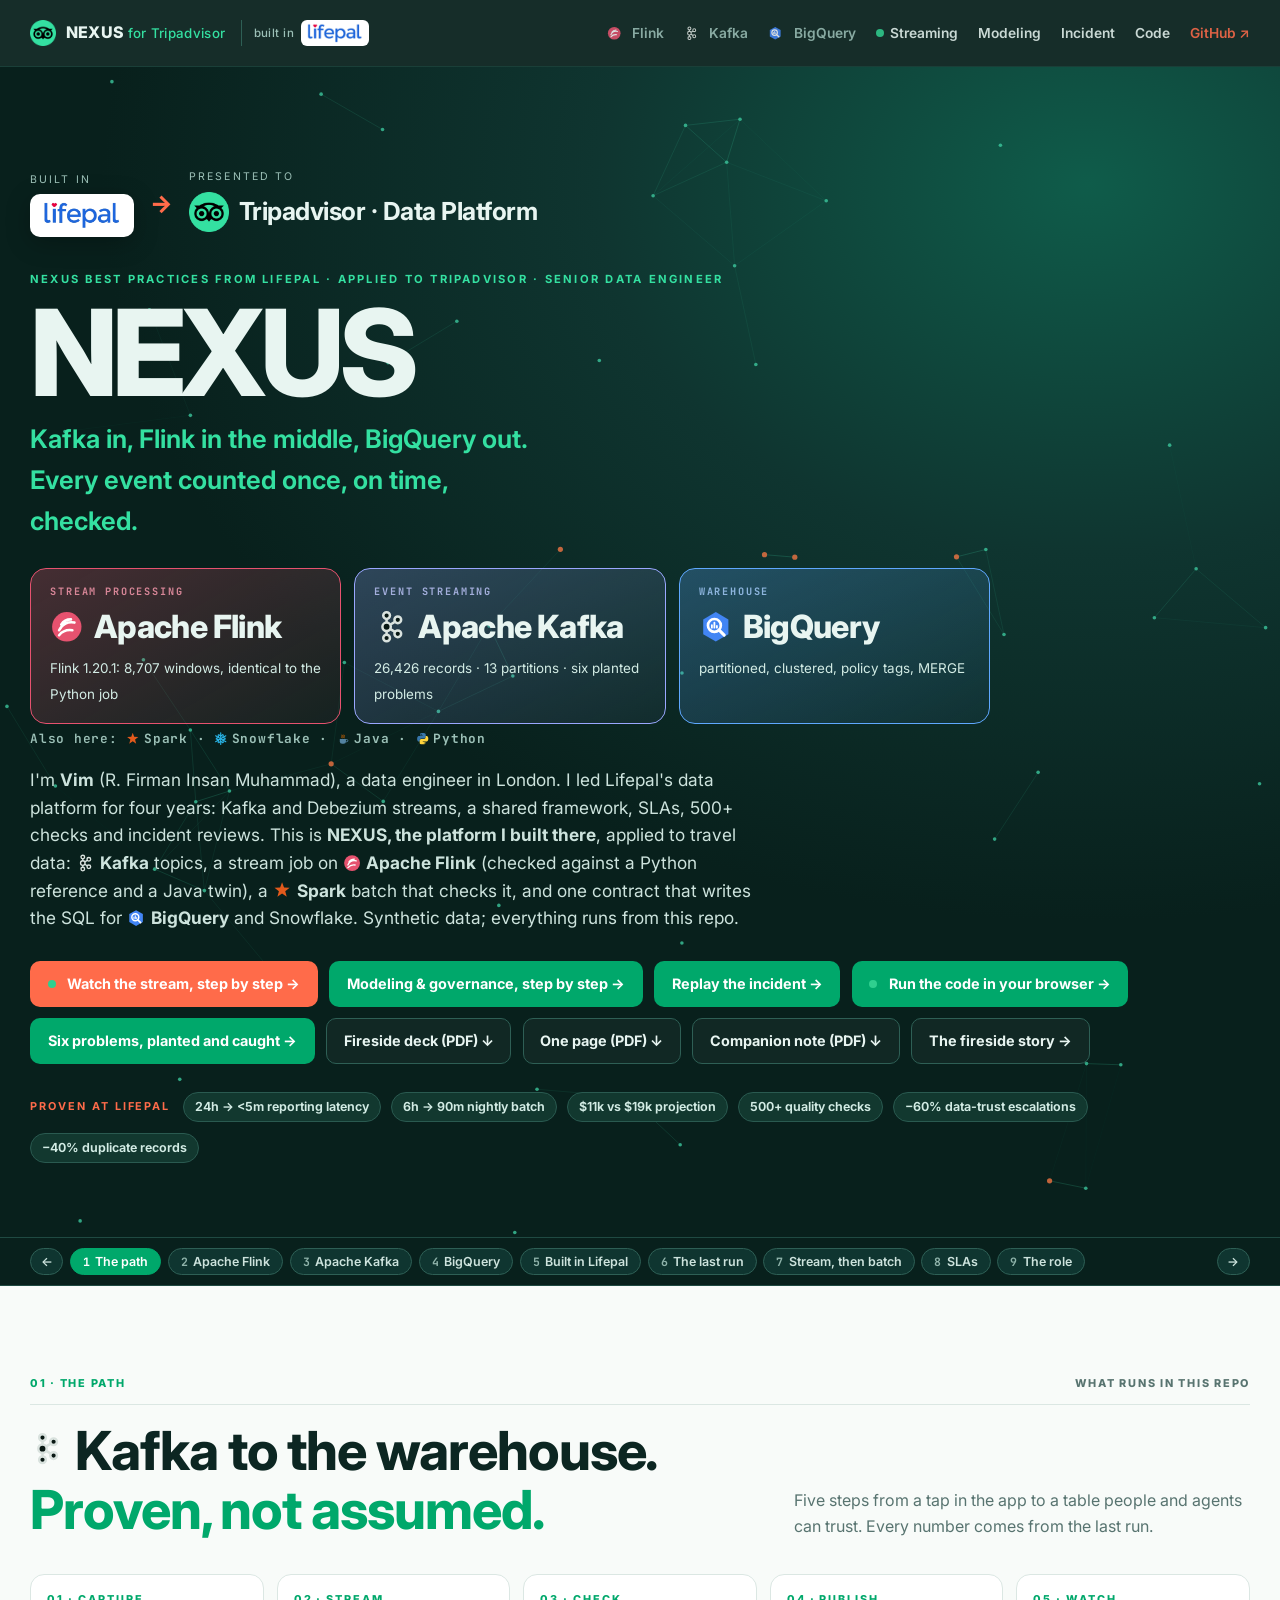
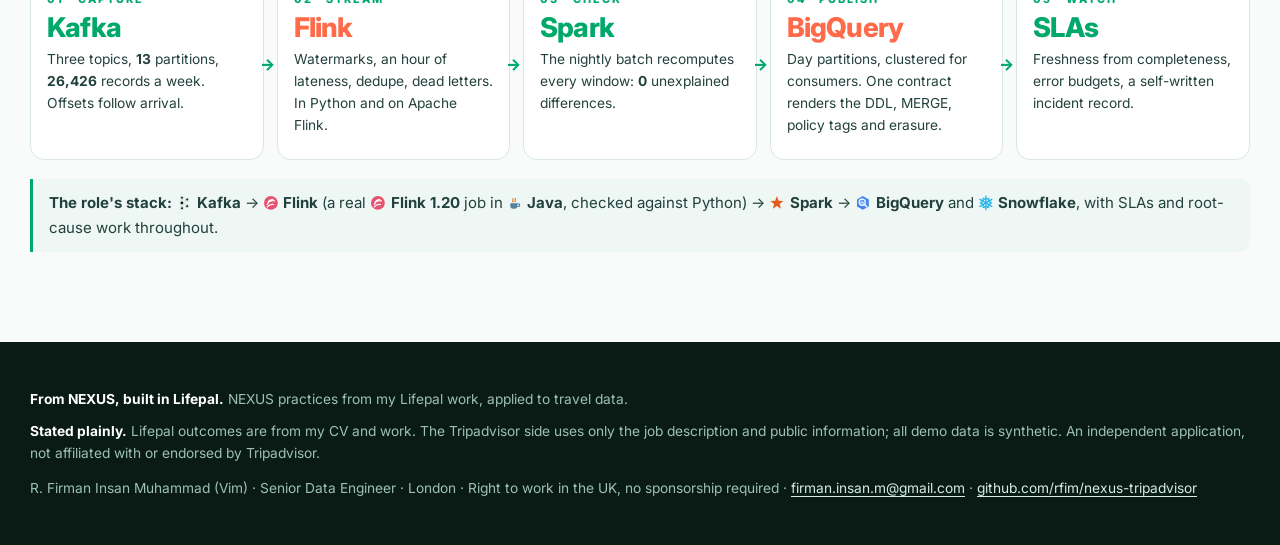
<file: index.html>
<!doctype html>
<html lang="en-GB">
<head>
<meta charset="utf-8">
<meta name="viewport" content="width=device-width, initial-scale=1">
<title>NEXUS for Tripadvisor · Vim</title>
<meta name="description" content="An independent Senior Data Engineer portfolio by R. Firman Insan Muhammad (Vim): Kafka topics into an event-time stream job with a Java twin, a nightly Spark batch that checks it, one contract rendered to Snowflake and BigQuery, and SLAs with a real incident and its postmortem.">
<link rel="icon" href="assets/favicon.png" type="image/png">
<link rel="apple-touch-icon" href="assets/apple-touch-icon.png">
<link rel="preconnect" href="https://fonts.googleapis.com"><link rel="preconnect" href="https://fonts.gstatic.com" crossorigin>
<link href="https://fonts.googleapis.com/css2?family=Inter:wght@300;400;500;600;700;800&family=JetBrains+Mono:wght@400;600&display=swap" rel="stylesheet">
<link rel="stylesheet" href="assets/site.css?v=s1">
<link rel="stylesheet" href="assets/tripadvisor.css">
</head>
<body>
<a class="skip" href="#main">Skip to content</a>
<header class="site-header"><div class="shell">
  <a class="brand" href="#top"><img class="brand-owl" src="assets/tripadvisor-owl.png" alt="" width="26" height="26"><span>NEXUS <small>for Tripadvisor</small></span><span class="built-in"><small>built in</small><span class="logo-chip"><img src="assets/lifepal.png" alt="Lifepal" width="56" height="20"></span></span></a>
  <nav aria-label="Primary">
    <a href="#java">Flink</a>
    <a href="#problems">Kafka</a>
    <a href="#warehouses">BigQuery</a>
    <a href="stream.html" class="keep"><span class="live" aria-hidden="true"></span>Streaming</a>
    <a href="governance.html" class="keep">Modeling</a>
    <a href="oncall.html" class="keep">Incident</a>
    <a href="run.html" class="keep">Code</a>
    <a href="https://github.com/rfim/nexus-tripadvisor" class="nav-code keep">GitHub ↗</a>
  </nav>
</div></header>

<main id="main">
<section class="hero" id="top">
  <canvas id="hero-net" aria-hidden="true"></canvas>
  <div class="shell">
    <div class="built" aria-label="Built in Lifepal, presented to Tripadvisor">
      <div><small>Built in</small><span class="logo-tile"><img src="assets/lifepal.png" alt="Lifepal" width="120" height="43"></span></div>
      <i aria-hidden="true">→</i>
      <div><small>Presented to</small><span class="ta-presented"><img src="assets/tripadvisor-owl.png" alt="Tripadvisor" width="40" height="40"><b>Tripadvisor · Data Platform</b></span></div>
    </div>
    <p class="kicker" style="color:var(--violet2)">NEXUS best practices from Lifepal · applied to Tripadvisor · Senior Data Engineer</p>
    <h1>NEXUS</h1>
    <p class="sub">Kafka in, Flink in the middle, BigQuery out. Every event counted once, on time, checked.</p>
    <div class="stack3" aria-label="The three technologies this site is built around">
      <a class="stack-tile flink" href="#java"><small>Stream processing</small><b>Apache Flink</b><span data-k="flink_line">Flink 1.20 job, checked in CI</span></a>
      <a class="stack-tile kafka" href="#problems"><small>Event streaming</small><b>Apache Kafka</b><span data-k="kafka_line">three topics, six planted problems</span></a>
      <a class="stack-tile bq" href="#warehouses"><small>Warehouse</small><b>BigQuery</b><span>partitioned, clustered, policy tags, MERGE</span></a>
    </div>
    <p class="also">Also here: <b>Spark</b> · <b>Snowflake</b> · <b>Java</b> · <b>Python</b></p>
    <p class="lede">I'm <b>Vim</b> (R. Firman Insan Muhammad), a data engineer in London. I led Lifepal's data platform for four years: Kafka and Debezium streams, a shared framework, SLAs, 500+ checks and incident reviews. This is <b>NEXUS, the platform I built there</b>, applied to travel data: <b>Kafka</b> topics, a stream job on <b>Apache Flink</b> (checked against a Python reference and a Java twin), a <b>Spark</b> batch that checks it, and one contract that writes the SQL for <b>BigQuery</b> and Snowflake. Synthetic data; everything runs from this repo.</p>
    <div class="cta">
      <a class="button b-pink" href="stream.html"><span class="live" aria-hidden="true"></span>Watch the stream, step by step →</a>
      <a class="button b-primary" href="governance.html">Modeling &amp; governance, step by step →</a>
      <a class="button b-primary" href="oncall.html">Replay the incident →</a>
      <a class="button b-primary" href="run.html"><span class="live" aria-hidden="true"></span>Run the code in your browser →</a>
      <a class="button b-primary" href="#problems">Six problems, planted and caught →</a>
      <a class="button b-ghost" href="assets/Nexus_Tripadvisor_VIM.pdf">Fireside deck (PDF) ↓</a>
      <a class="button b-ghost" href="assets/VIM_Tripadvisor_one_page.pdf">One page (PDF) ↓</a>
      <a class="button b-ghost" href="assets/VIM_Tripadvisor_companion_note.pdf">Companion note (PDF) ↓</a>
      <a class="button b-ghost" href="story.html">The fireside story →</a>
    </div>
    <div class="proof"><b>PROVEN AT LIFEPAL</b>
      <span class="chip dark">24h → &lt;5m reporting latency</span><span class="chip dark">6h → 90m nightly batch</span>
      <span class="chip dark">$11k vs $19k projection</span><span class="chip dark">500+ quality checks</span>
      <span class="chip dark">−60% data-trust escalations</span><span class="chip dark">−40% duplicate records</span></div>
  </div>
</section>

<div class="strip-nav" id="strip-nav"><div class="shell" role="tablist" aria-label="NEXUS for Tripadvisor, section by section">
  <button class="arrow" data-step="prev" aria-label="Previous">←</button>
  <button data-go="0"><b>1</b>The path</button><button data-go="1"><b>2</b>Apache Flink</button><button data-go="2"><b>3</b>Apache Kafka</button><button data-go="3"><b>4</b>BigQuery</button><button data-go="4"><b>5</b>Built in Lifepal</button><button data-go="5"><b>6</b>The last run</button><button data-go="6"><b>7</b>Stream, then batch</button><button data-go="7"><b>8</b>SLAs</button><button data-go="8"><b>9</b>The role</button>
  <span class="grow"></span><button class="arrow" data-step="next" aria-label="Next">→</button>
</div></div>
<div class="hstrip" id="strip">
<section class="section" id="path">
  <div class="shell">
    <div class="index"><span>01 · The path</span><span>what runs in this repo</span></div>
    <div class="head"><h2>Kafka to the warehouse. <em>Proven, not assumed.</em></h2>
      <p>Five steps from a tap in the app to a table people and agents can trust. Every number comes from the last run.</p></div>
    <div class="path">
      <div class="step"><div class="n">01 · CAPTURE</div><div class="big">Kafka</div><p>Three topics, <b data-k="partitions">–</b> partitions, <b data-k="records">–</b> records a week. Offsets follow arrival.</p></div>
      <div class="step"><div class="n">02 · STREAM</div><div class="big">Flink</div><p>Watermarks, an hour of lateness, dedupe, dead letters. In Python and on Apache Flink.</p></div>
      <div class="step"><div class="n">03 · CHECK</div><div class="big">Spark</div><p>The nightly batch recomputes every window: <b data-k="unexplained">–</b> unexplained differences.</p></div>
      <div class="step"><div class="n">04 · PUBLISH</div><div class="big">BigQuery</div><p>Day partitions, clustered for consumers. One contract renders the DDL, MERGE, policy tags and erasure.</p></div>
      <div class="step"><div class="n">05 · WATCH</div><div class="big">SLAs</div><p>Freshness from completeness, error budgets, a self-written incident record.</p></div>
    </div>
    <div class="callout" style="margin-top:1.2rem"><b>The role's stack:</b> <b>Kafka</b> → <b>Flink</b> (a real <b>Flink 1.20</b> job in <b>Java</b>, checked against Python) → <b>Spark</b> → <b>BigQuery</b> and <b>Snowflake</b>, with SLAs and root-cause work throughout.</div>
  </div>
</section>

<section class="section dark" id="java">
  <div class="shell">
    <div class="index"><span>02 · Apache Flink</span><span>real Apache Flink 1.20, run in CI · stated plainly</span></div>
    <div class="head"><h2>The stream, <em>on Apache Flink.</em></h2>
      <p>The stream job also runs on Apache Flink: DataStream API, Java 17, keyed state, per-partition watermarks, side outputs. CI replays the week on a MiniCluster and fails if one window differs from Python.</p></div>
    <div class="grid g3" id="flink-tiles"></div>
    <div class="card" style="margin-top:1rem"><div class="sqltabs" id="flink-tabs"></div><div class="mono" id="flink-why" style="font-size:.8rem;color:#9cc0b7;margin:.2rem 0 .6rem"></div><pre id="flink-code" style="max-height:520px;overflow:auto"></pre></div>
    <div class="grid g2" style="margin-top:1rem">
      <div class="card"><div class="kicker" style="color:var(--violet2)">Python job ↔ Flink API</div><h3 style="margin:.3rem 0 .6rem;color:#fff">Same rule, Flink's name for it</h3><div id="flink-map"></div></div>
      <div class="card"><div class="kicker" style="color:var(--violet2)">java/src/nexus/WindowJob.java</div><h3 style="margin:.3rem 0 .6rem;color:#fff">And a plain-Java twin</h3><div id="java-result"></div></div>
    </div>
    <div class="callout pink" style="margin-top:1rem"><b>Depth, honestly:</b> Kafka, Spark and Python are production experience; my streaming was Kafka + Debezium with Spark, not Flink. This Flink job is real Flink 1.20, run on a MiniCluster, not a production cluster. Snowflake: production, at Deloitte. BigQuery: not yet in production; the SQL is mapped from Snowflake and Databricks. Java is the part of the stack I'd be ramping up on; this job and the twin are my start.</div>
  </div>
</section>

<section class="section dark" id="problems">
  <div class="shell">
    <div class="index"><span>03 · Apache Kafka · six problems</span><span>planted in the topics, caught in the run</span></div>
    <div class="head"><h2>What Kafka really delivers. <em>And what it takes.</em></h2>
      <p>A simulated week of a travel site, with six problems I've met in production. Each is tested and on the step-by-step page.</p></div>
    <div class="grid g3" id="problem-cards"></div>
    <h3 style="margin:2rem 0 .8rem;color:#fff">One review, version by version</h3>
    <p style="max-width:72ch">A reviewer edits, then asks to be erased. A replay re-sends the old edit with a new id, so dedupe misses it. The version rule doesn't: the tombstone is version 4, and nothing older brings the review back.</p>
    <div id="story" style="margin-top:.8rem"></div>
    <div class="cta"><a class="button b-pink" href="stream.html"><span class="live" aria-hidden="true"></span>Watch all six, step by step →</a></div>
  </div>
</section>

<section class="section alt" id="warehouses">
  <div class="shell">
    <div class="index"><span>04 · BigQuery + Snowflake</span><span>one contract, two dialects, governance included</span></div>
    <div class="head"><h2>BigQuery-ready. <em>Snowflake too.</em></h2>
      <p>Gold lands in <b>BigQuery</b> partitioned by day and clustered for consumers: you pay for bytes scanned. The SQL for both warehouses is generated from <code>contracts/sources.yml</code>; CI fails if it drifts. Checked here, not run on a BigQuery project.</p></div>
    <div class="grid g2">
      <div class="card"><h3>Same product: BigQuery, and Snowflake</h3><div id="dialects" style="margin-top:.6rem"></div></div>
      <div class="card" style="background:var(--navy);border-color:#1f4a3c"><div class="sqltabs" id="sql-tabs"></div><pre id="sql" style="max-height:440px;overflow:auto"></pre></div>
    </div>
    <div class="callout" style="margin-top:1rem"><b>Checked, not just rendered.</b> The run loads Gold into SQLite with the same upsert, runs <code>contracts/quality.yml</code>, applies the erasure, and checks every personal field is masked in both warehouses. <span id="wh-sum"></span></div>
  </div>
</section>

<section class="section alt" id="lifepal">
  <div class="shell">
    <div class="index"><span>05 · Built in Lifepal</span><span>a high-traffic consumer marketplace</span></div>
    <div class="head"><h2>Different product. <em>Same plumbing.</em></h2>
      <p>Lifepal compared insurance; Tripadvisor compares places. Both earn on partner clicks, and people decide on what others wrote.</p></div>
    <div class="grid g2">
      <div class="card top-v"><div class="kicker">Lifepal · consumer insurance marketplace</div>
        <h3 style="margin:.4rem 0">One governed layer out of a fragmented estate</h3>
        <p>Scattered batch jobs, each with its own idea of a customer. I wrote the spec and led the move to one lakehouse.</p>
        <ul><li>Kafka + Debezium CDC, plus batch from APIs and files</li><li>A config-driven framework: new sources as config</li><li>SLAs, 500+ checks, anomaly holds, root-cause reviews</li><li>An MCP server for agents; a RAG copilot (1,000+ outcomes a day)</li></ul></div>
      <div class="card top-p"><div class="kicker" style="color:var(--pink)">Tripadvisor · Data Platform</div>
        <h3 style="margin:.4rem 0">Frameworks, infrastructure and governance for every data user</h3>
        <p>Per the role: ETL/ELT on Snowflake and BigQuery, SLA-owned pipelines, Flink, Spark and Kafka, Java and Python.</p>
        <ul><li>Event streams where lateness, retries and bad records are normal</li><li>Batch that checks the stream instead of replacing it</li><li>Two warehouses fed from one definition</li><li>SLAs that page early, and postmortems that change the template</li></ul></div>
    </div>
    <div class="grid g5" style="margin-top:1.2rem">
      <div class="card"><div class="big">99.7%</div><p>Reporting latency cut from 24 hours to under 5 minutes.</p></div>
      <div class="card"><div class="big p">75%</div><p>Nightly batch cut from 6 hours to 90 minutes by tuning Spark and SQL.</p></div>
      <div class="card"><div class="big">$11k</div><p>Monthly platform cost, against a $19k forecast.</p></div>
      <div class="card"><div class="big p">−60%</div><p>Data-trust escalations, with SLAs, 500+ checks and anomaly holds.</p></div>
      <div class="card"><div class="big">3–5</div><p>Engineers led; two promoted to Senior; onboarding halved.</p></div>
    </div>
  </div>
</section>

<section class="section" id="run">
  <div class="shell">
    <div class="index"><span>06 · The last run</span><span>plain Python, Java and PySpark, synthetic data</span></div>
    <div class="head"><h2>What the run <em>actually did.</em></h2>
      <p>5–11 October: three stream jobs, a lost TaskManager, a poison pill, the batch, the checks and the SLA monitor. Figures from <code>assets/data/site.json</code>.</p></div>
    <div class="grid g4" id="run-tiles"></div>
    <div class="card" style="margin-top:1rem"><h3>Every record accounted for</h3>
      <p style="font-size:.86rem">Per topic: read = counted + duplicates + late + dead letters + stale. The ledger is checkpointed, so a restore can't double-count.</p>
      <div id="ledgers"></div></div>
    <div class="grid g2" style="margin-top:1rem">
      <div class="card"><h3>Checks in the warehouse</h3><div id="checks" style="margin-top:.5rem"></div></div>
      <div class="card incident" id="incident"></div>
    </div>
    <div class="card" style="margin-top:1rem"><h3>Task timeline</h3><div id="tasks" style="margin-top:.6rem"></div></div>
  </div>
</section>

<section class="section dark" id="reconcile">
  <div class="shell">
    <div class="index"><span>07 · Stream, then batch</span><span>the batch checks the stream; it doesn't replace it</span></div>
    <div class="head"><h2>Fast first. <em>Right by morning.</em></h2>
      <p>The stream publishes in minutes; the nightly batch recomputes every window from the whole topic. Every difference must be explained, record for record, by the side output.</p></div>
    <div id="recon"></div>
    <div class="grid g2" style="margin-top:1rem">
      <div class="card"><h3>Windows that differ, and why</h3><p style="font-size:.86rem">An iOS app flushed a flight's worth of events hours late. The stream had closed those windows; the batch counts them.</p><div id="win-examples" style="margin-top:.6rem"></div></div>
      <div class="card"><h3>Page views per hour, and the hour held</h3><p style="font-size:.86rem">An hour over 2σ and double its usual volume is held from Gold. One was: three users, 1,500 views.</p><div id="volume" style="margin-top:.6rem"></div><div id="bots"></div></div>
    </div>
  </div>
</section>

<section class="section" id="sla">
  <div class="shell">
    <div class="index"><span>08 · SLAs</span><span>measured the way a consumer feels them</span></div>
    <div class="head"><h2>On time is a number. <em>So is late.</em></h2>
      <p>Freshness is how far published completeness lags, so a quiet 3 a.m. still reads as current. Sampled every five minutes; the SLO sets the error budget.</p></div>
    <div id="sla-table"></div>
    <div class="card" style="margin-top:1rem"><h3>partner_revenue_15m on Friday 9 October</h3><p style="font-size:.86rem">Minutes behind vs the 45-minute SLA. A bad record stopped the job at 14:05; freshness crossed the line at 14:35. A restart alert would have paged at 14:08.</p><div id="fresh" style="margin-top:.5rem"></div></div>
    <div class="cta"><a class="button b-primary" href="oncall.html"><span class="live" aria-hidden="true"></span>Replay the incident, minute by minute →</a></div>
  </div>
</section>

<section class="section alt" id="role">
  <div class="shell">
    <div class="index"><span>09 · The role, line by line</span><span>where I've done it before</span></div>
    <div class="head"><h2>Platform first. <em>Every data user next.</em></h2><p>Every row points to working code or a section of this page.</p></div>
    <div class="tablewrap"><table>
      <tr><th>The role asks for</th><th>What I've done (at Lifepal unless stated)</th><th>Here</th></tr>
      <tr><td class="k">ETL/ELT across Snowflake and BigQuery</td><td>Snowflake + dbt at Deloitte; Databricks + dbt with Kimball models for five teams at Lifepal.</td><td><a href="https://github.com/rfim/nexus-tripadvisor/tree/main/warehouse"><code>warehouse/</code></a></td></tr>
      <tr><td class="k">Own critical pipelines: SLAs, monitoring, root cause</td><td>SLAs, freshness and volume alerts, runbooks, root-cause reviews; escalations −60%.</td><td><a href="oncall.html">The incident</a></td></tr>
      <tr><td class="k">Streaming and batch on Flink, Spark, Kafka</td><td>Kafka + Debezium with Spark; nightly batch tuned from 6 hours to 90 minutes.</td><td><a href="https://github.com/rfim/nexus-tripadvisor/blob/main/src/nexus/stream.py"><code>stream.py</code></a></td></tr>
      <tr><td class="k">Production Java and Python</td><td>Python for ten years. Java: the Flink job and twin here.</td><td><a href="https://github.com/rfim/nexus-tripadvisor/blob/main/java/src/nexus/WindowJob.java"><code>WindowJob.java</code></a></td></tr>
      <tr><td class="k">Shared data frameworks</td><td>A config-driven ingestion framework; FastAPI data services.</td><td><a href="https://github.com/rfim/nexus-tripadvisor/blob/main/contracts/sources.yml"><code>contracts/</code></a></td></tr>
      <tr><td class="k">Governance tooling</td><td>PII masking, RBAC, lineage, certified models, governed agent access.</td><td><a href="#warehouses">Snowflake + BigQuery</a></td></tr>
      <tr><td class="k">GenAI, analytics and ML at scale</td><td>A RAG copilot (1,000+ outcomes a day), a semantic layer, feature pipelines.</td><td><a href="story.html">Fireside story</a></td></tr>
      <tr><td class="k">Senior: standards and people</td><td>Set modelling and testing standards; led 3–5 engineers (two promoted); taught 100+ learners.</td><td><a href="run.html#tests">The tests</a></td></tr>
      <tr><td class="k">Flink, specifically</td><td>Not in production. Here: real Flink 1.20 on a MiniCluster in CI, matching the Python job window for window.</td><td><a href="https://github.com/rfim/nexus-tripadvisor/tree/main/flink/job"><code>flink/job/</code></a></td></tr>
    </table></div>
  </div>
</section>
</div>
</main>

<footer><div class="shell">
  <p><b style="color:#fff">From NEXUS, built in Lifepal.</b> NEXUS practices from my Lifepal work, applied to travel data.</p>
  <p style="margin-top:.6rem"><b style="color:#fff">Stated plainly.</b> Lifepal outcomes are from my CV and work. The Tripadvisor side uses only the job description and public information; all demo data is synthetic. An independent application, not affiliated with or endorsed by Tripadvisor.</p>
  <p style="margin-top:.8rem">R. Firman Insan Muhammad (Vim) · Senior Data Engineer · London · Right to work in the UK, no sponsorship required · <a href="mailto:firman.insan.m@gmail.com">firman.insan.m@gmail.com</a> · <a href="https://github.com/rfim/nexus-tripadvisor">github.com/rfim/nexus-tripadvisor</a></p>
</div></footer>
<script src="assets/common.js"></script>
<script src="assets/flink.js"></script>
<script src="assets/home.js"></script>
<script src="assets/strip.js"></script>
<script src="assets/icons.js?v=e14"></script>
</body></html>
</file>
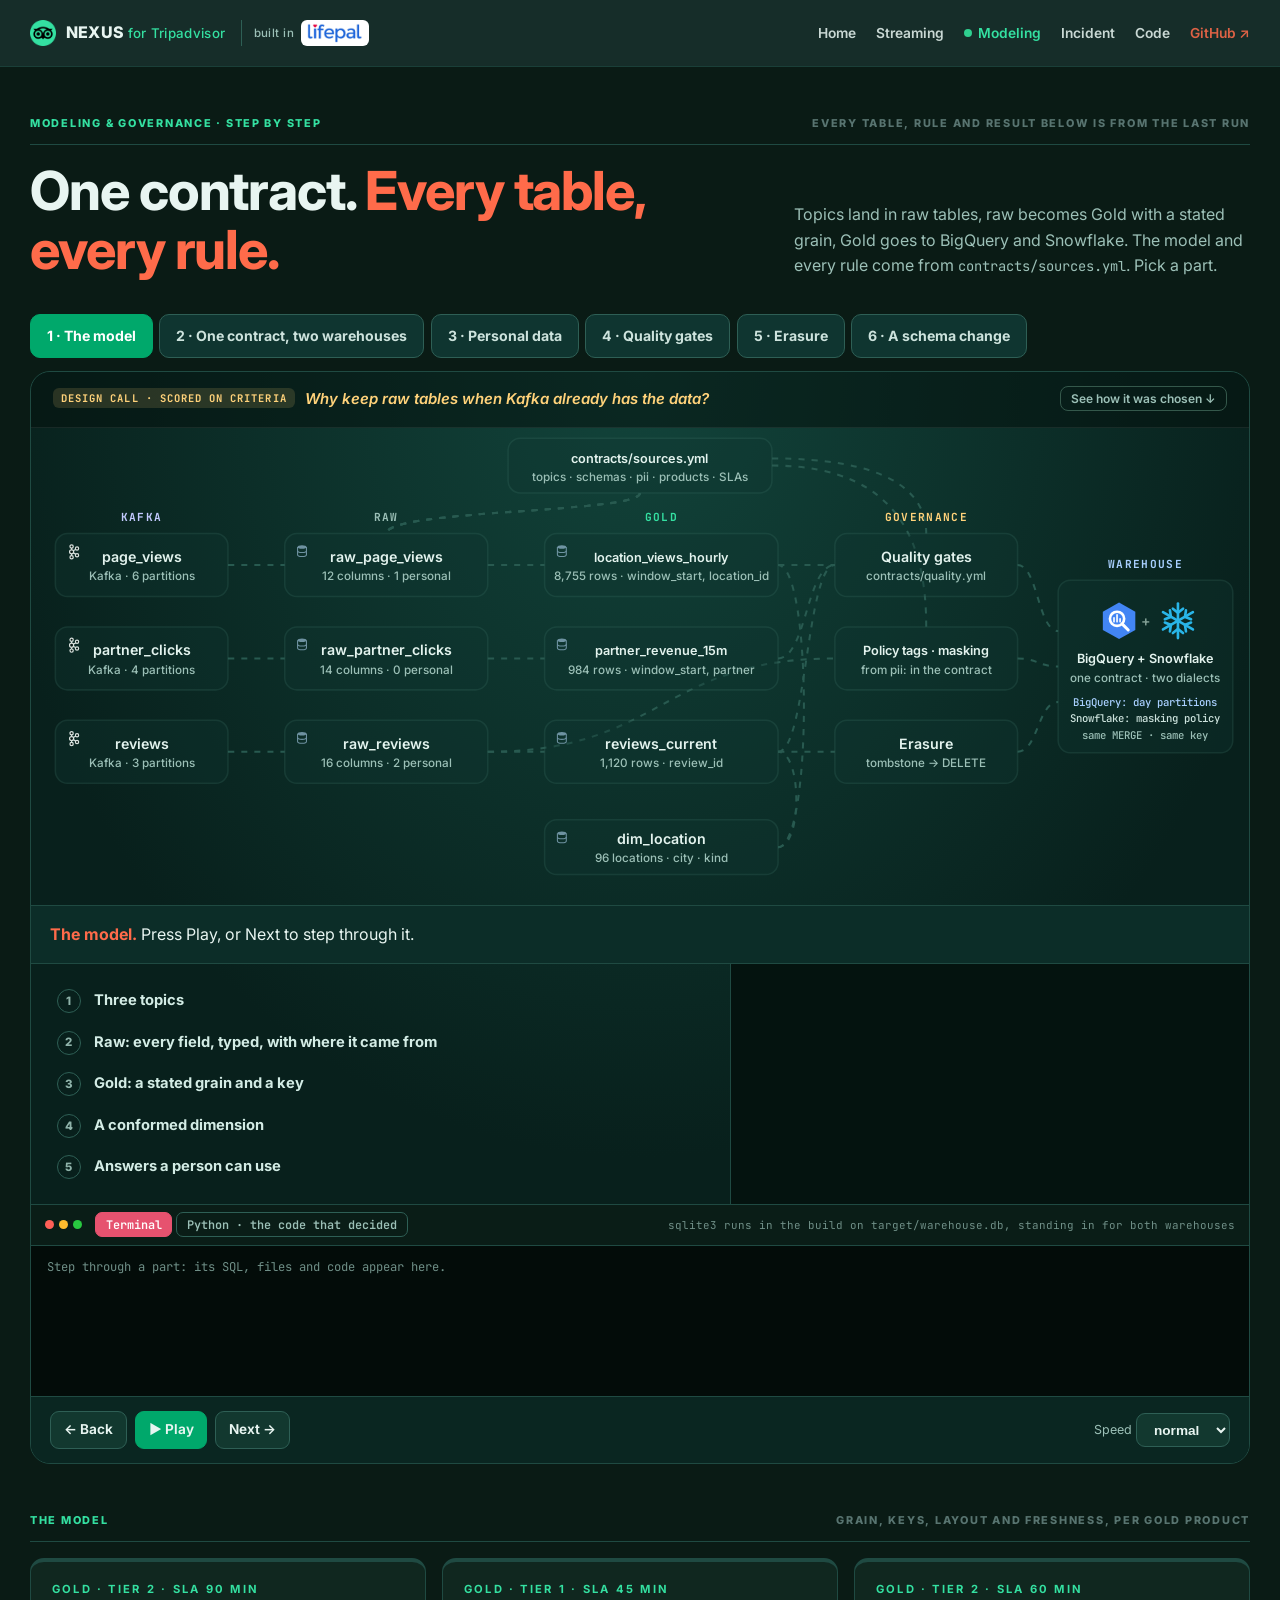
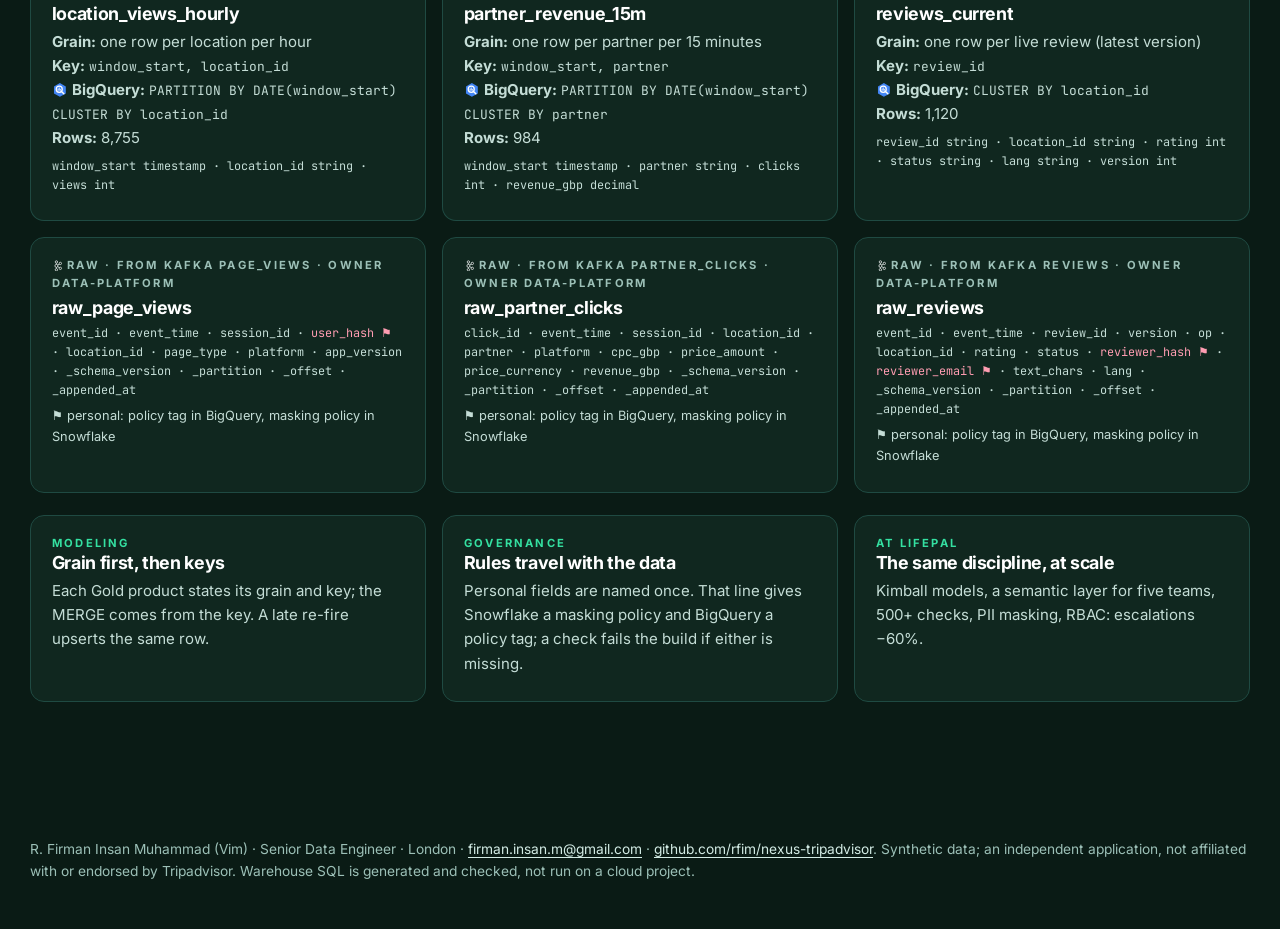
<file: governance.html>
<!doctype html>
<html lang="en-GB">
<head>
<meta charset="utf-8">
<meta name="viewport" content="width=device-width, initial-scale=1">
<title>Modeling &amp; governance · NEXUS for Tripadvisor</title>
<meta name="description" content="Step through the model and its governance: Kafka topics to raw tables to Gold products, one contract rendered to BigQuery and Snowflake, personal data under policy tags and masking, quality gates, erasure and a schema change, with the run's own SQL results.">
<link rel="icon" href="assets/favicon.png" type="image/png">
<link rel="apple-touch-icon" href="assets/apple-touch-icon.png">
<link rel="preconnect" href="https://fonts.googleapis.com"><link rel="preconnect" href="https://fonts.gstatic.com" crossorigin>
<link href="https://fonts.googleapis.com/css2?family=Inter:wght@300;400;500;600;700;800&family=JetBrains+Mono:wght@400;600&display=swap" rel="stylesheet">
<link rel="stylesheet" href="assets/site.css?v=s1">
<link rel="stylesheet" href="assets/tripadvisor.css?v=e14">
</head>
<body>
<a class="skip" href="#main">Skip to content</a>
<header class="site-header"><div class="shell">
  <a class="brand" href="index.html"><img class="brand-owl" src="assets/tripadvisor-owl.png" alt="" width="26" height="26"><span>NEXUS <small>for Tripadvisor</small></span><span class="built-in"><small>built in</small><span class="logo-chip"><img src="assets/lifepal.png" alt="Lifepal" width="56" height="20"></span></span></a>
  <nav aria-label="Primary">
    <a href="index.html" class="keep">Home</a>
    <a href="stream.html" class="keep">Streaming</a>
    <a href="governance.html" aria-current="page" class="keep"><span class="live" aria-hidden="true"></span>Modeling</a>
    <a href="oncall.html" class="keep">Incident</a>
    <a href="run.html" class="keep">Code</a>
    <a href="https://github.com/rfim/nexus-tripadvisor" class="nav-code keep">GitHub ↗</a>
  </nav>
</div></header>
<main id="main">
<section class="section dark" style="padding-top:3rem">
  <div class="shell">
    <div class="index"><span>Modeling &amp; governance · step by step</span><span>every table, rule and result below is from the last run</span></div>
    <div class="head"><h2>One contract. <em>Every table, every rule.</em></h2>
      <p>Topics land in raw tables, raw becomes Gold with a stated grain, Gold goes to BigQuery and Snowflake. The model and every rule come from <code>contracts/sources.yml</code>. Pick a part.</p></div>

    <div class="tabs" id="views" role="tablist" aria-label="Which part of the model"></div>
    <div class="stage" id="stage">
      <div class="choice" id="choice" hidden aria-live="polite"></div>
      <div class="svgwrap"><svg viewBox="0 0 1200 470" role="img" aria-labelledby="g-title">
        <title id="g-title">The contract feeds the raw tables; Kafka topics land in raw tables; raw tables build Gold products with a location dimension; Gold passes quality gates, policy tags and erasure on its way to BigQuery and Snowflake.</title>
        <g id="g-wires"></g>
        <g id="g-nodes"></g>
        <g id="packets"></g>
      </svg></div>
      <div class="caption" id="caption">Pick a part above, then press Play or step through.</div>
      <div class="stage-ui">
        <ol class="steps-list" id="steps"></ol>
        <div class="wirelog" id="log" aria-live="polite"></div>
      </div>
      <div class="term-wrap"><div class="term-bar"><span class="window-dots"><i></i><i></i><i></i></span><div id="term-tabs">
          <button data-p="term" class="on">Terminal</button><button data-p="py">Python · the code that decided</button></div>
          <span class="term-note">sqlite3 runs in the build on target/warehouse.db, standing in for both warehouses</span></div>
        <pre class="term" id="term-out"></pre></div>
      <div class="controls"><button id="prev">← Back</button><button id="play" class="primary">▶ Play</button><button id="next">Next →</button>
        <span class="grow"></span><label>Speed <select id="speed"><option value="1600">calm</option><option value="900" selected>normal</option><option value="450">fast</option></select></label></div>
    </div>

    <div class="index" style="margin-top:3rem"><span>The model</span><span>grain, keys, layout and freshness, per Gold product</span></div>
    <div class="grid g3" id="gold-cards" style="margin-top:1rem"></div>
    <div class="grid g3" id="raw-cards" style="margin-top:1rem"></div>
    <div class="grid g3" style="margin-top:1.4rem">
      <div class="card"><div class="kicker" style="color:var(--violet2)">Modeling</div><h3 style="color:#fff">Grain first, then keys</h3><p>Each Gold product states its grain and key; the MERGE comes from the key. A late re-fire upserts the same row.</p></div>
      <div class="card"><div class="kicker" style="color:var(--violet2)">Governance</div><h3 style="color:#fff">Rules travel with the data</h3><p>Personal fields are named once. That line gives Snowflake a masking policy and BigQuery a policy tag; a check fails the build if either is missing.</p></div>
      <div class="card"><div class="kicker" style="color:var(--violet2)">At Lifepal</div><h3 style="color:#fff">The same discipline, at scale</h3><p>Kimball models, a semantic layer for five teams, 500+ checks, PII masking, RBAC: escalations −60%.</p></div>
    </div>
  </div>
</section>
</main>
<footer><div class="shell">
  <p>R. Firman Insan Muhammad (Vim) · Senior Data Engineer · London · <a href="mailto:firman.insan.m@gmail.com">firman.insan.m@gmail.com</a> · <a href="https://github.com/rfim/nexus-tripadvisor">github.com/rfim/nexus-tripadvisor</a>. Synthetic data; an independent application, not affiliated with or endorsed by Tripadvisor. Warehouse SQL is generated and checked, not run on a cloud project.</p>
</div></footer>
<script src="assets/common.js"></script>
<script src="assets/choice.js?v=e14"></script>
<script src="assets/governance.js?v=e14"></script>
<script src="assets/icons.js?v=e14"></script>
</body></html>
</file>
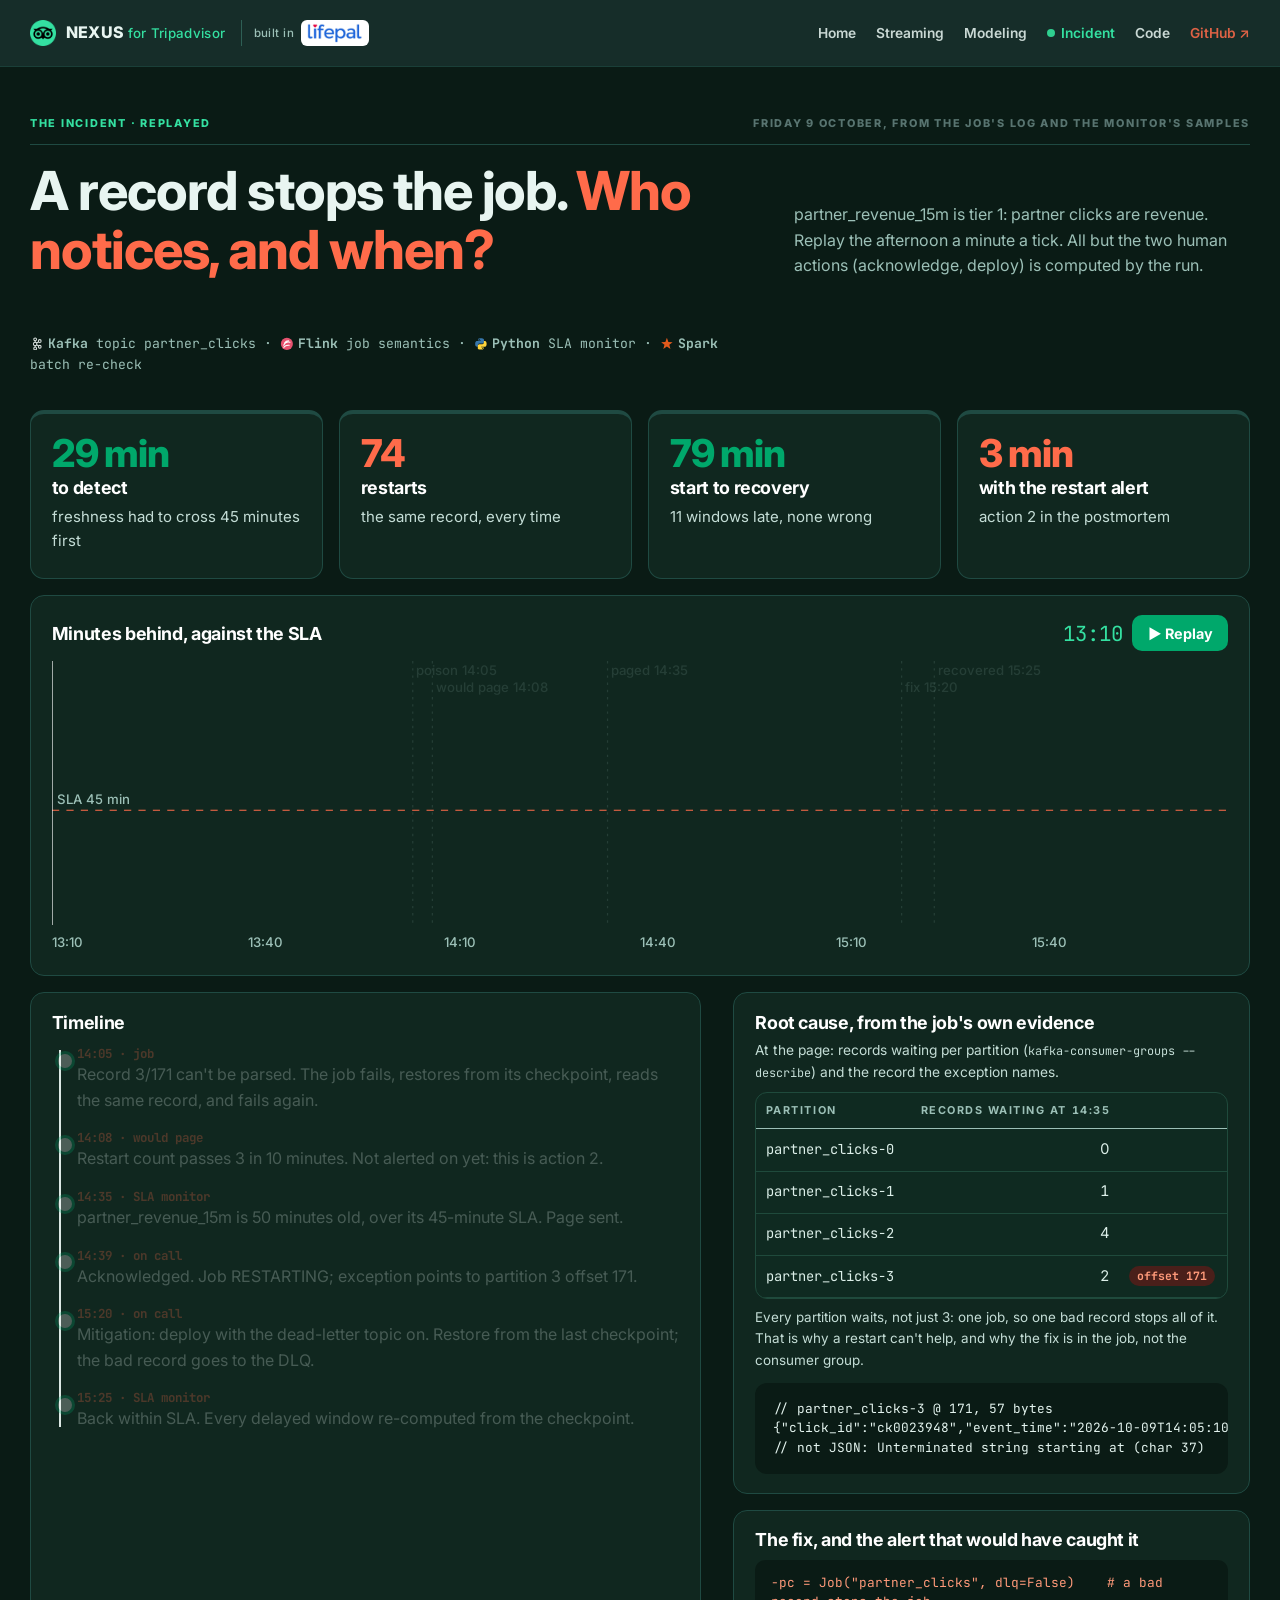
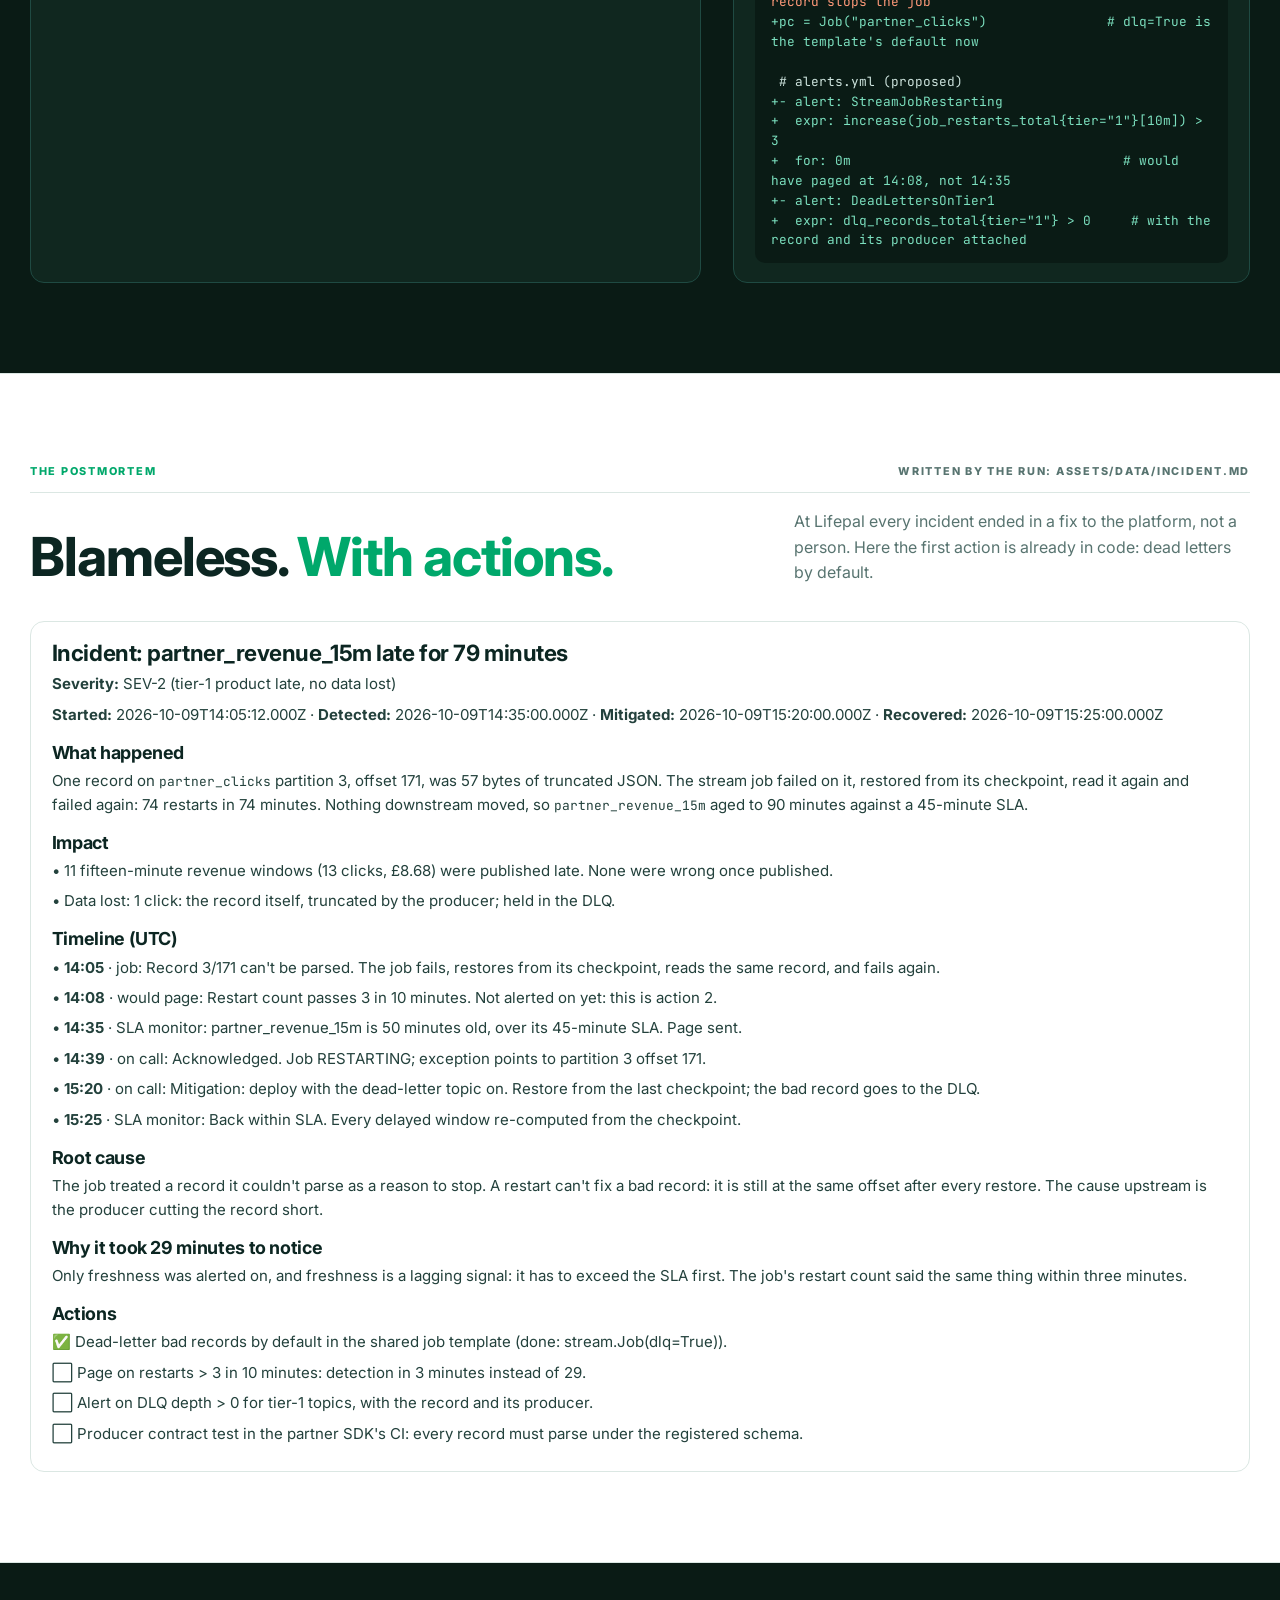
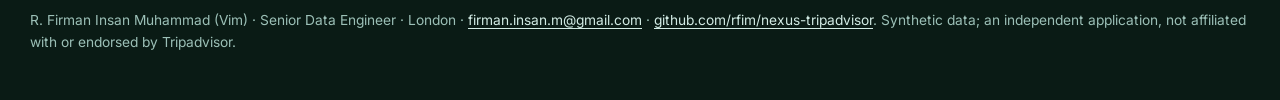
<file: oncall.html>
<!doctype html>
<html lang="en-GB">
<head>
<meta charset="utf-8">
<meta name="viewport" content="width=device-width, initial-scale=1">
<title>The incident &amp; replayed · NEXUS for Tripadvisor</title>
<meta name="description" content="A poison pill on partner_clicks, minute by minute: the crash loop, the SLA page, the root cause from the job's own log, the fix, and the postmortem, all from the run.">
<link rel="icon" href="assets/favicon.png" type="image/png">
<link rel="apple-touch-icon" href="assets/apple-touch-icon.png">
<link rel="preconnect" href="https://fonts.googleapis.com"><link rel="preconnect" href="https://fonts.gstatic.com" crossorigin>
<link href="https://fonts.googleapis.com/css2?family=Inter:wght@300;400;500;600;700;800&family=JetBrains+Mono:wght@400;600&display=swap" rel="stylesheet">
<link rel="stylesheet" href="assets/site.css?v=s1">
<link rel="stylesheet" href="assets/tripadvisor.css">
</head>
<body>
<a class="skip" href="#main">Skip to content</a>
<header class="site-header"><div class="shell">
  <a class="brand" href="index.html"><img class="brand-owl" src="assets/tripadvisor-owl.png" alt="" width="26" height="26"><span>NEXUS <small>for Tripadvisor</small></span><span class="built-in"><small>built in</small><span class="logo-chip"><img src="assets/lifepal.png" alt="Lifepal" width="56" height="20"></span></span></a>
  <nav aria-label="Primary">
    <a href="index.html" class="keep">Home</a>
    <a href="stream.html" class="keep">Streaming</a>
    <a href="governance.html" class="keep">Modeling</a>
    <a href="oncall.html" aria-current="page" class="keep"><span class="live" aria-hidden="true"></span>Incident</a>
    <a href="run.html" class="keep">Code</a>
    <a href="https://github.com/rfim/nexus-tripadvisor" class="nav-code keep">GitHub ↗</a>
  </nav>
</div></header>
<main id="main">
<section class="section dark" style="padding-top:3rem">
  <div class="shell">
    <div class="index"><span>The incident · replayed</span><span>Friday 9 October, from the job's log and the monitor's samples</span></div>
    <div class="head"><h2>A record stops the job. <em>Who notices, and when?</em></h2>
      <p>partner_revenue_15m is tier 1: partner clicks are revenue. Replay the afternoon a minute a tick. All but the two human actions (acknowledge, deploy) is computed by the run.</p>
      <p class="mono" style="font-size:.82rem;color:#9cc0b7;margin-top:.4rem"><b>Kafka</b> topic partner_clicks · <b>Flink</b> job semantics · <b>Python</b> SLA monitor · <b>Spark</b> batch re-check</p></div>
    <div class="grid g4" id="o-tiles"></div>
    <div class="card" style="margin-top:1rem">
      <div style="display:flex;gap:.6rem;align-items:center;flex-wrap:wrap"><h3 style="color:#fff;flex:1">Minutes behind, against the SLA</h3>
        <span class="mono" id="clock" style="font-size:1.3rem;color:var(--violet2)">13:05</span>
        <button class="button b-primary" id="replay" style="min-height:36px;padding:.3rem .9rem">▶ Replay</button></div>
      <div id="o-chart" style="margin-top:.6rem"></div>
    </div>
    <div class="grid oncall-grid" style="margin-top:1rem;display:grid">
      <div class="card"><h3 style="color:#fff;margin-bottom:.8rem">Timeline</h3><div class="timeline" id="o-timeline"></div></div>
      <div>
        <div class="card"><h3 style="color:#fff">Root cause, from the job's own evidence</h3>
          <p style="font-size:.86rem">At the page: records waiting per partition (<code>kafka-consumer-groups --describe</code>) and the record the exception names.</p>
          <div id="o-lag" style="margin-top:.6rem"></div>
          <pre id="o-raw" style="margin-top:.7rem"></pre></div>
        <div class="card" style="margin-top:1rem"><h3 style="color:#fff">The fix, and the alert that would have caught it</h3>
          <div class="diff" id="o-diff" style="margin-top:.6rem"></div></div>
      </div>
    </div>
  </div>
</section>
<section class="section alt" id="postmortem">
  <div class="shell">
    <div class="index"><span>The postmortem</span><span>written by the run: assets/data/incident.md</span></div>
    <div class="head"><h2>Blameless. <em>With actions.</em></h2>
      <p>At Lifepal every incident ended in a fix to the platform, not a person. Here the first action is already in code: dead letters by default.</p></div>
    <div class="card" id="o-pm"></div>
  </div>
</section>
</main>
<footer><div class="shell">
  <p>R. Firman Insan Muhammad (Vim) · Senior Data Engineer · London · <a href="mailto:firman.insan.m@gmail.com">firman.insan.m@gmail.com</a> · <a href="https://github.com/rfim/nexus-tripadvisor">github.com/rfim/nexus-tripadvisor</a>. Synthetic data; an independent application, not affiliated with or endorsed by Tripadvisor.</p>
</div></footer>
<script src="assets/common.js"></script>
<script src="assets/oncall.js"></script>
<script src="assets/icons.js?v=e14"></script>
</body></html>
</file>
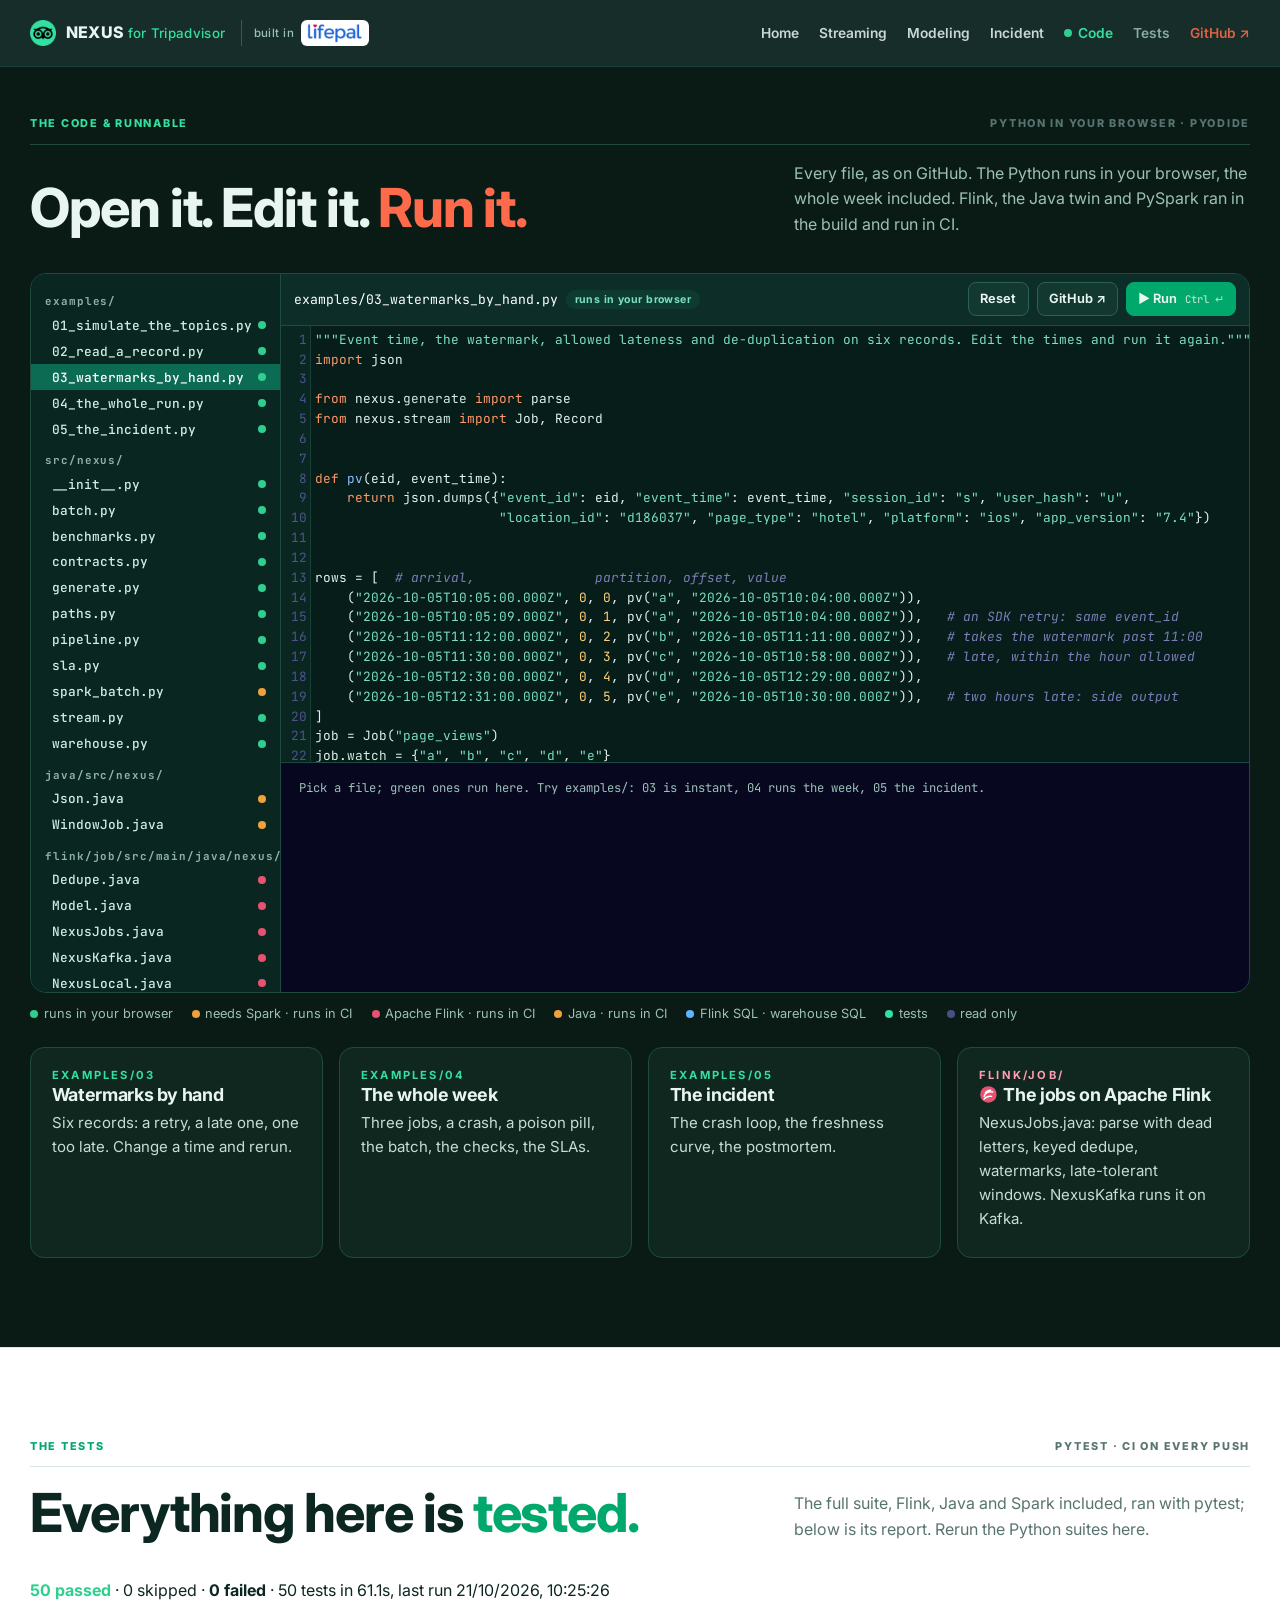
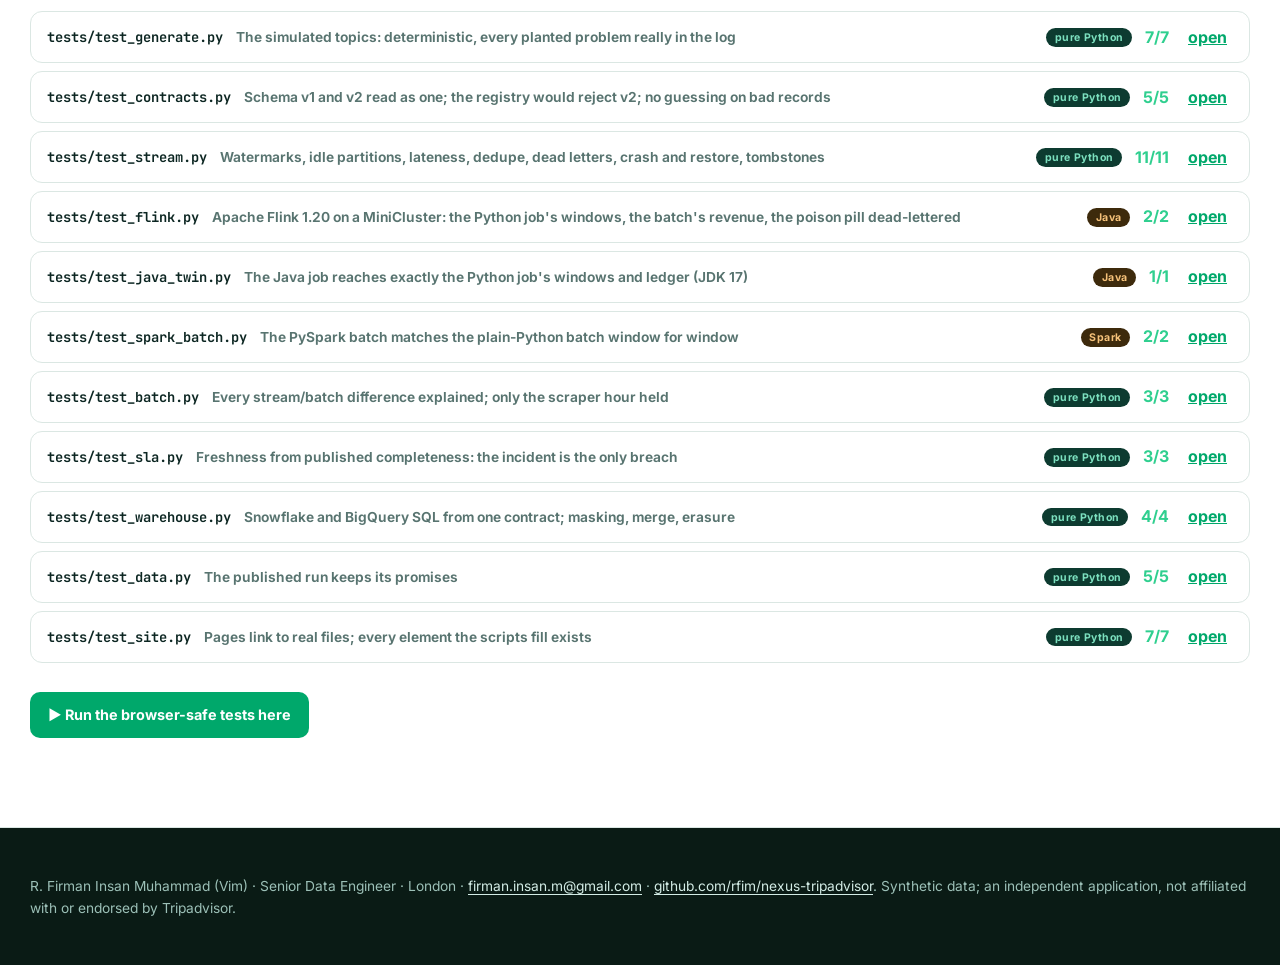
<file: run.html>
<!doctype html>
<html lang="en-GB">
<head>
<meta charset="utf-8">
<meta name="viewport" content="width=device-width, initial-scale=1">
<title>The code &amp; runnable · NEXUS for Tripadvisor</title>
<meta name="description" content="Every file of NEXUS for Tripadvisor in an editor: the simulated topics, the stream job, the batch, the SLA monitor and the whole week run in your browser; the Spark batch and the Java twin run in CI.">
<link rel="icon" href="assets/favicon.png" type="image/png">
<link rel="apple-touch-icon" href="assets/apple-touch-icon.png">
<link rel="preconnect" href="https://fonts.googleapis.com"><link rel="preconnect" href="https://fonts.gstatic.com" crossorigin>
<link href="https://fonts.googleapis.com/css2?family=Inter:wght@300;400;500;600;700;800&family=JetBrains+Mono:wght@400;600&display=swap" rel="stylesheet">
<link rel="stylesheet" href="assets/vendor/codemirror/codemirror.css">
<link rel="stylesheet" href="assets/site.css?v=s1">
<link rel="stylesheet" href="assets/tripadvisor.css">
</head>
<body>
<a class="skip" href="#main">Skip to content</a>
<header class="site-header"><div class="shell">
  <a class="brand" href="index.html"><img class="brand-owl" src="assets/tripadvisor-owl.png" alt="" width="26" height="26"><span>NEXUS <small>for Tripadvisor</small></span><span class="built-in"><small>built in</small><span class="logo-chip"><img src="assets/lifepal.png" alt="Lifepal" width="56" height="20"></span></span></a>
  <nav aria-label="Primary">
    <a href="index.html" class="keep">Home</a>
    <a href="stream.html" class="keep">Streaming</a>
    <a href="governance.html" class="keep">Modeling</a>
    <a href="oncall.html" class="keep">Incident</a>
    <a href="run.html" aria-current="page" class="keep"><span class="live" aria-hidden="true"></span>Code</a>
    <a href="#tests">Tests</a>
    <a href="https://github.com/rfim/nexus-tripadvisor" class="nav-code keep">GitHub ↗</a>
  </nav>
</div></header>
<main id="main">
<section class="section dark" id="code" style="padding-top:3rem">
  <div class="shell">
    <div class="index"><span>The code &amp; runnable</span><span>Python in your browser · Pyodide</span></div>
    <div class="head"><h2>Open it. Edit it. <em>Run it.</em></h2>
      <p>Every file, as on GitHub. The Python runs in your browser, the whole week included. Flink, the Java twin and PySpark ran in the build and run in CI.</p></div>
    <div class="ide">
      <nav class="tree" id="tree" aria-label="Repository files"></nav>
      <div class="ide-main">
        <div class="ide-bar"><code id="fname"></code><span id="badge" class="badge"></span><span id="dirty" class="badge b-dirty" hidden>edited</span>
          <span class="grow"></span><button id="reset" class="ghost">Reset</button><a id="gh" class="ghost" href="#" target="_blank" rel="noopener">GitHub ↗</a>
          <button id="run" class="primary">▶ Run <kbd>Ctrl ↵</kbd></button></div>
        <div id="editor" class="editor"></div>
        <pre id="out" class="console" aria-live="polite"><span class="o-note">Pick a file; green ones run here. Try examples/: 03 is instant, 04 runs the week, 05 the incident.</span></pre>
      </div>
    </div>
    <div class="legend"><span><i class="dot-browser"></i>runs in your browser</span><span><i class="dot-spark"></i>needs Spark · runs in CI</span><span><i class="dot-flink"></i>Apache Flink · runs in CI</span><span><i class="dot-java"></i>Java · runs in CI</span><span><i class="dot-local"></i>Flink SQL · warehouse SQL</span><span><i class="dot-tests"></i>tests</span><span><i class="dot-view"></i>read only</span></div>
    <div class="grid g4" style="margin-top:1.4rem">
      <div class="card"><div class="kicker" style="color:var(--violet2)">examples/03</div><h3>Watermarks by hand</h3><p>Six records: a retry, a late one, one too late. Change a time and rerun.</p></div>
      <div class="card"><div class="kicker" style="color:var(--violet2)">examples/04</div><h3>The whole week</h3><p>Three jobs, a crash, a poison pill, the batch, the checks, the SLAs.</p></div>
      <div class="card"><div class="kicker" style="color:var(--violet2)">examples/05</div><h3>The incident</h3><p>The crash loop, the freshness curve, the postmortem.</p></div>
      <div class="card"><div class="kicker" style="color:#ff9db2">flink/job/</div><h3>The jobs on Apache Flink</h3><p>NexusJobs.java: parse with dead letters, keyed dedupe, watermarks, late-tolerant windows. NexusKafka runs it on Kafka.</p></div>
    </div>
  </div>
</section>

<section class="section alt" id="tests">
  <div class="shell">
    <div class="index"><span>The tests</span><span>pytest · CI on every push</span></div>
    <div class="head"><h2>Everything here is <em>tested.</em></h2>
      <p>The full suite, Flink, Java and Spark included, ran with pytest; below is its report. Rerun the Python suites here.</p></div>
    <p id="t-sum"></p>
    <div id="t-suites"></div>
    <div class="cta"><button id="t-run" class="button b-primary">▶ Run the browser-safe tests here</button></div>
    <div id="t-live"></div>
  </div>
</section>
</main>
<footer><div class="shell">
  <p>R. Firman Insan Muhammad (Vim) · Senior Data Engineer · London · <a href="mailto:firman.insan.m@gmail.com">firman.insan.m@gmail.com</a> · <a href="https://github.com/rfim/nexus-tripadvisor">github.com/rfim/nexus-tripadvisor</a>. Synthetic data; an independent application, not affiliated with or endorsed by Tripadvisor.</p>
</div></footer>
<script src="assets/common.js"></script>
<script src="assets/vendor/codemirror/codemirror.js"></script>
<script src="assets/vendor/codemirror/mode/python.js"></script>
<script src="assets/vendor/codemirror/mode/yaml.js"></script>
<script src="assets/vendor/codemirror/mode/sql.js"></script>
<script src="assets/vendor/codemirror/mode/javascript.js"></script>
<script src="assets/vendor/js-yaml.min.js"></script>
<script src="assets/vendor/pyodide/pyodide.js"></script>
<script src="assets/code.js"></script>
<script src="assets/icons.js?v=e14"></script>
</body></html>
</file>
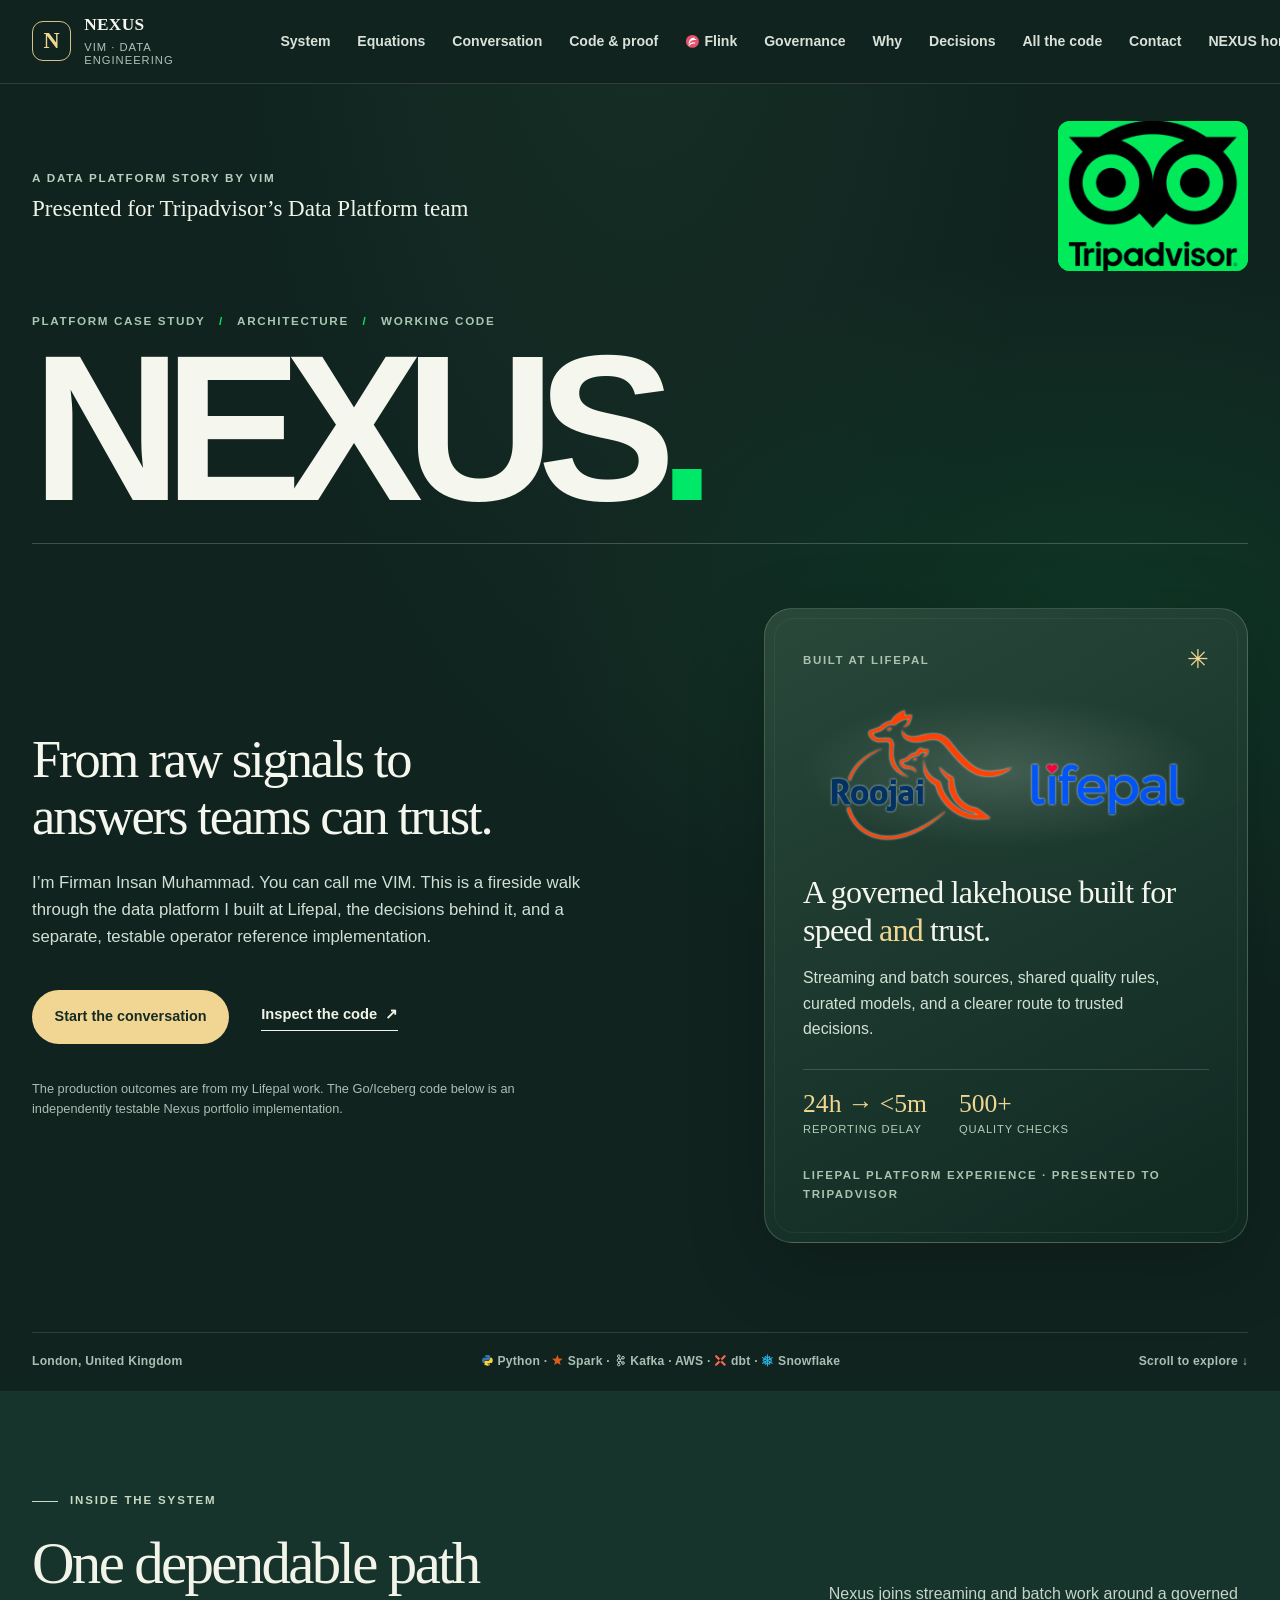
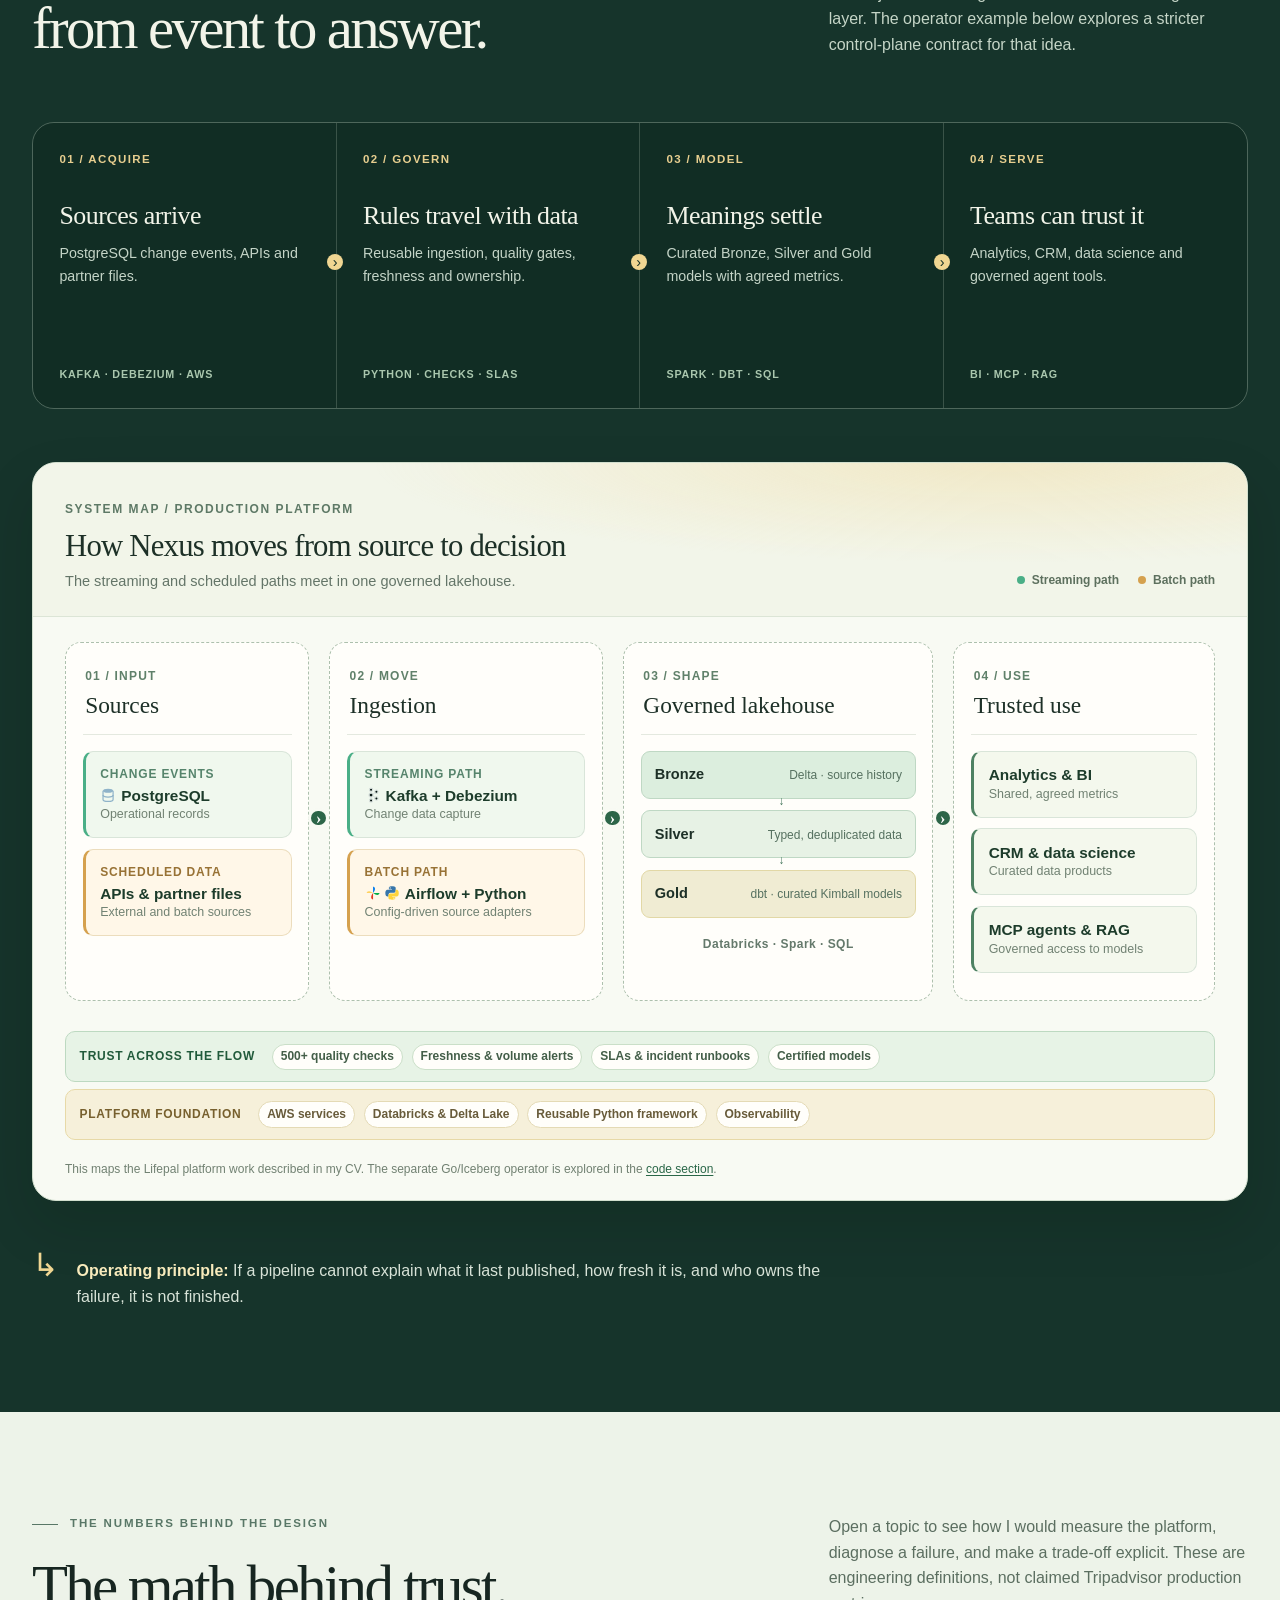
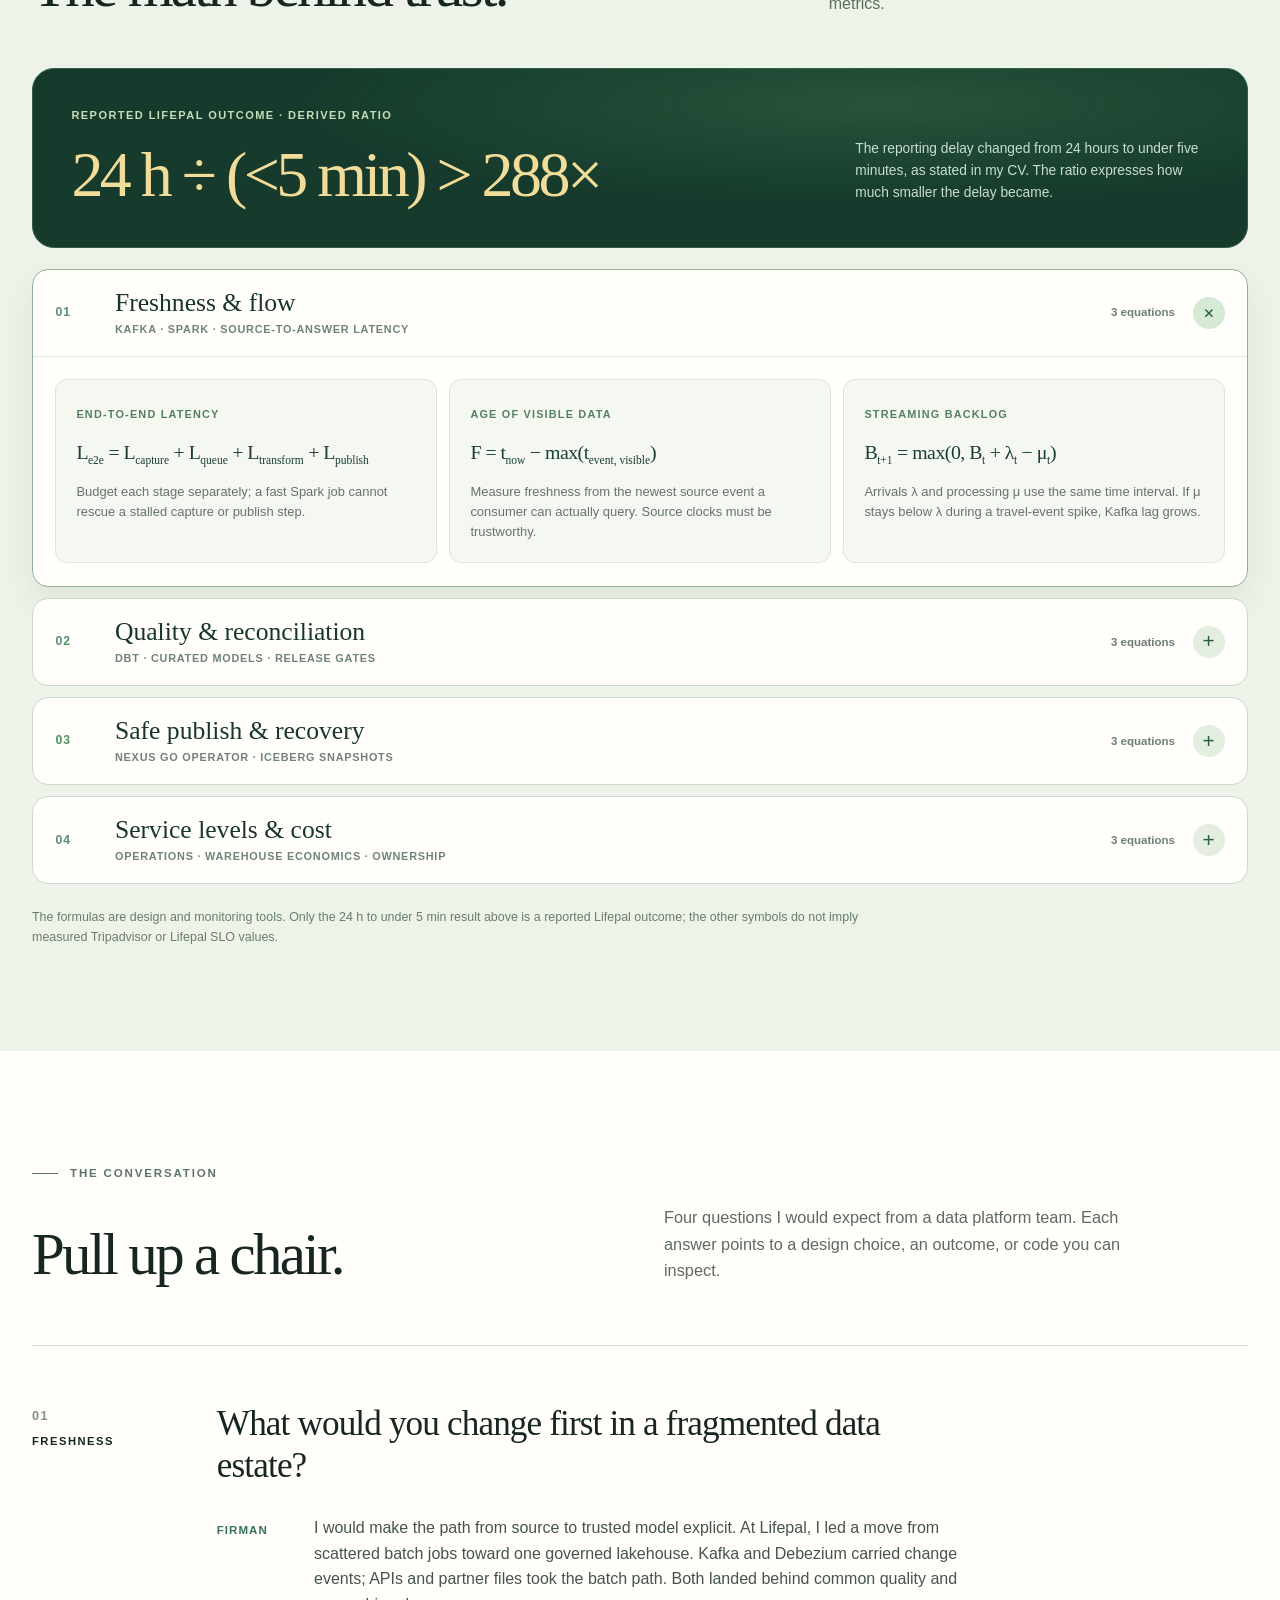
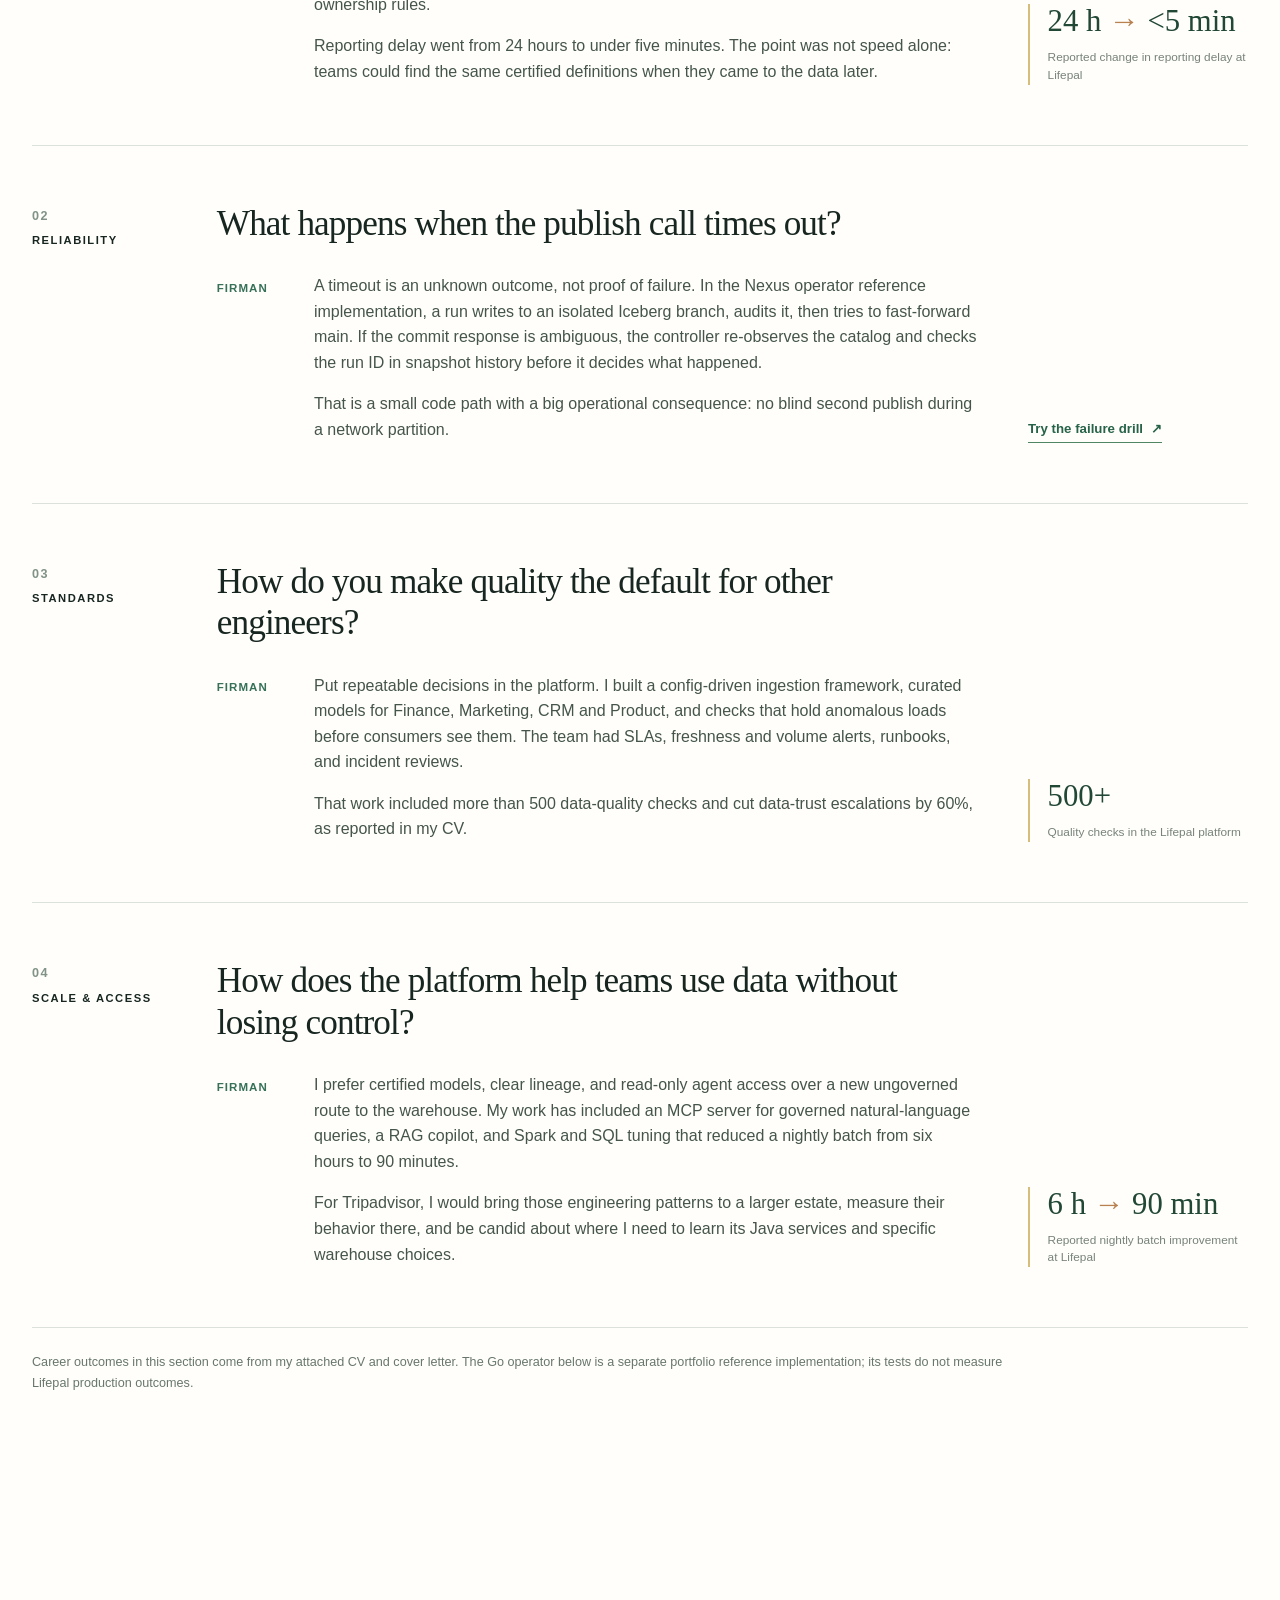
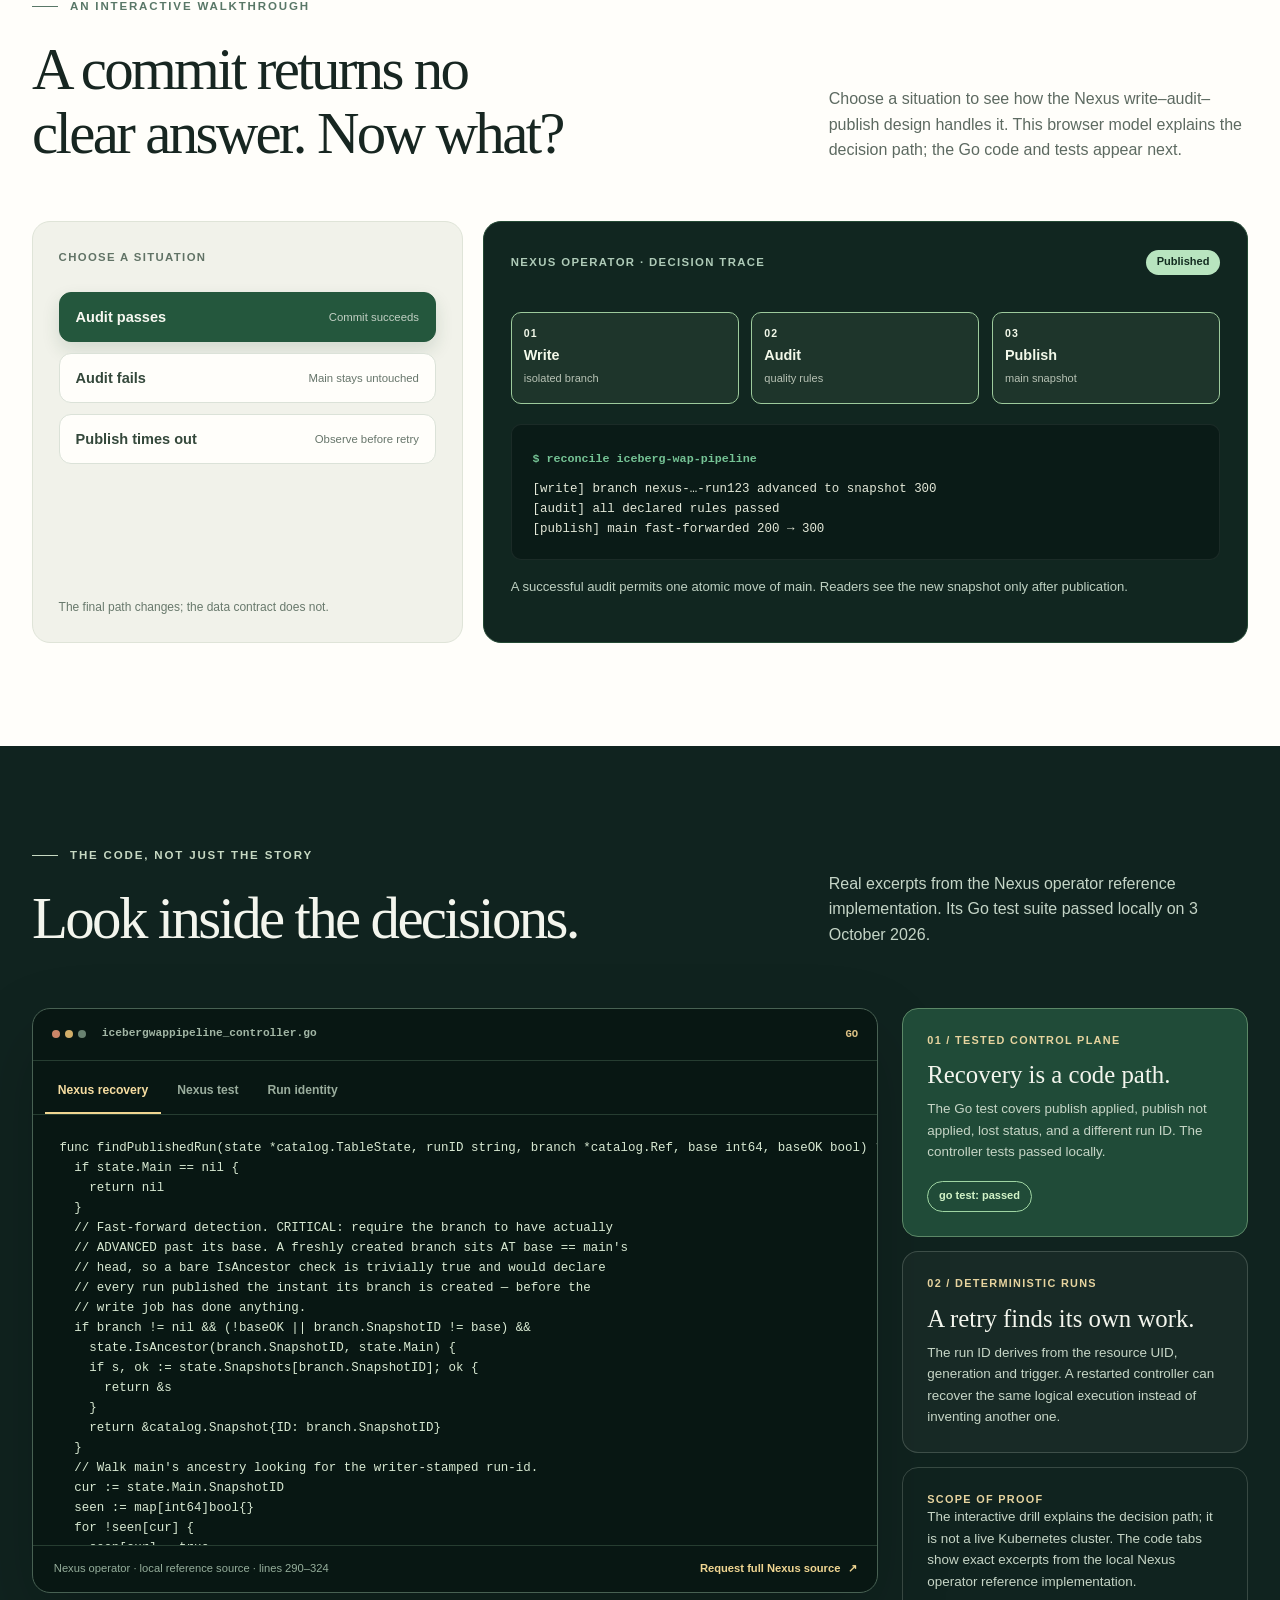
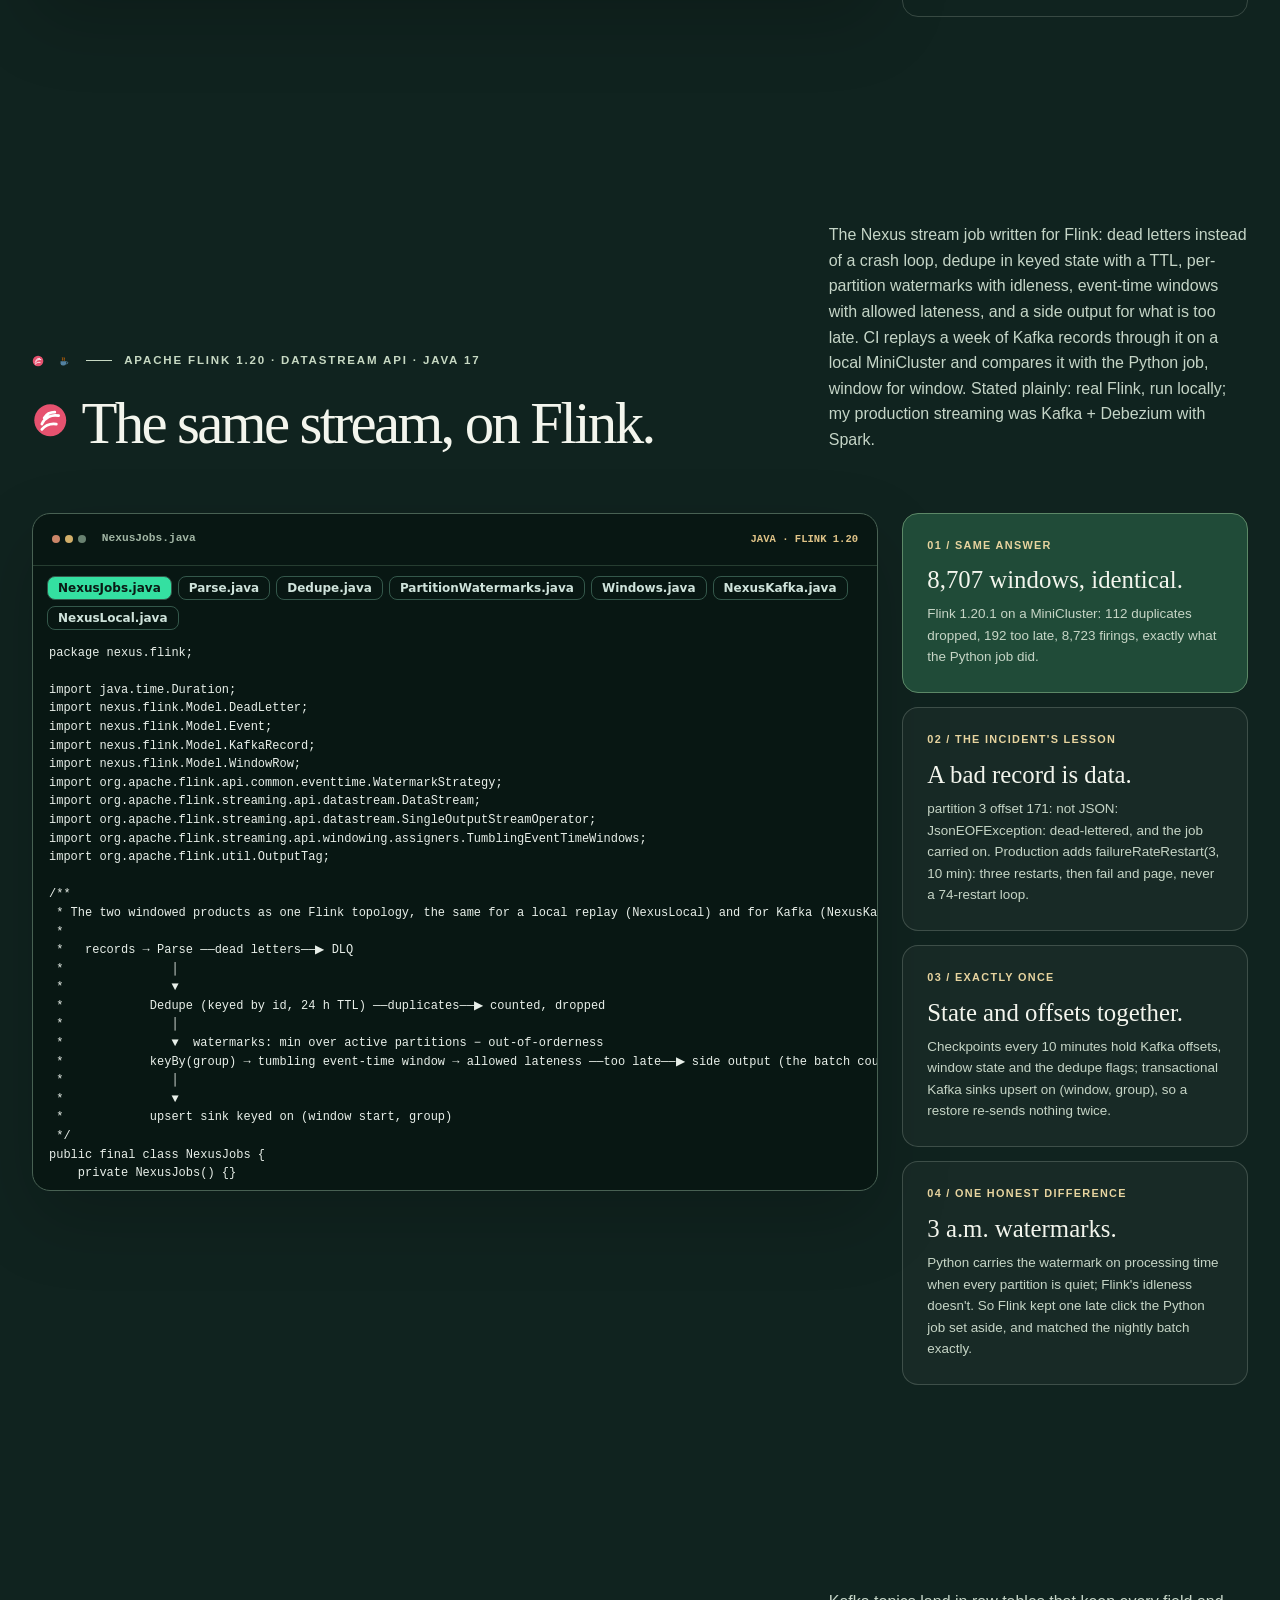
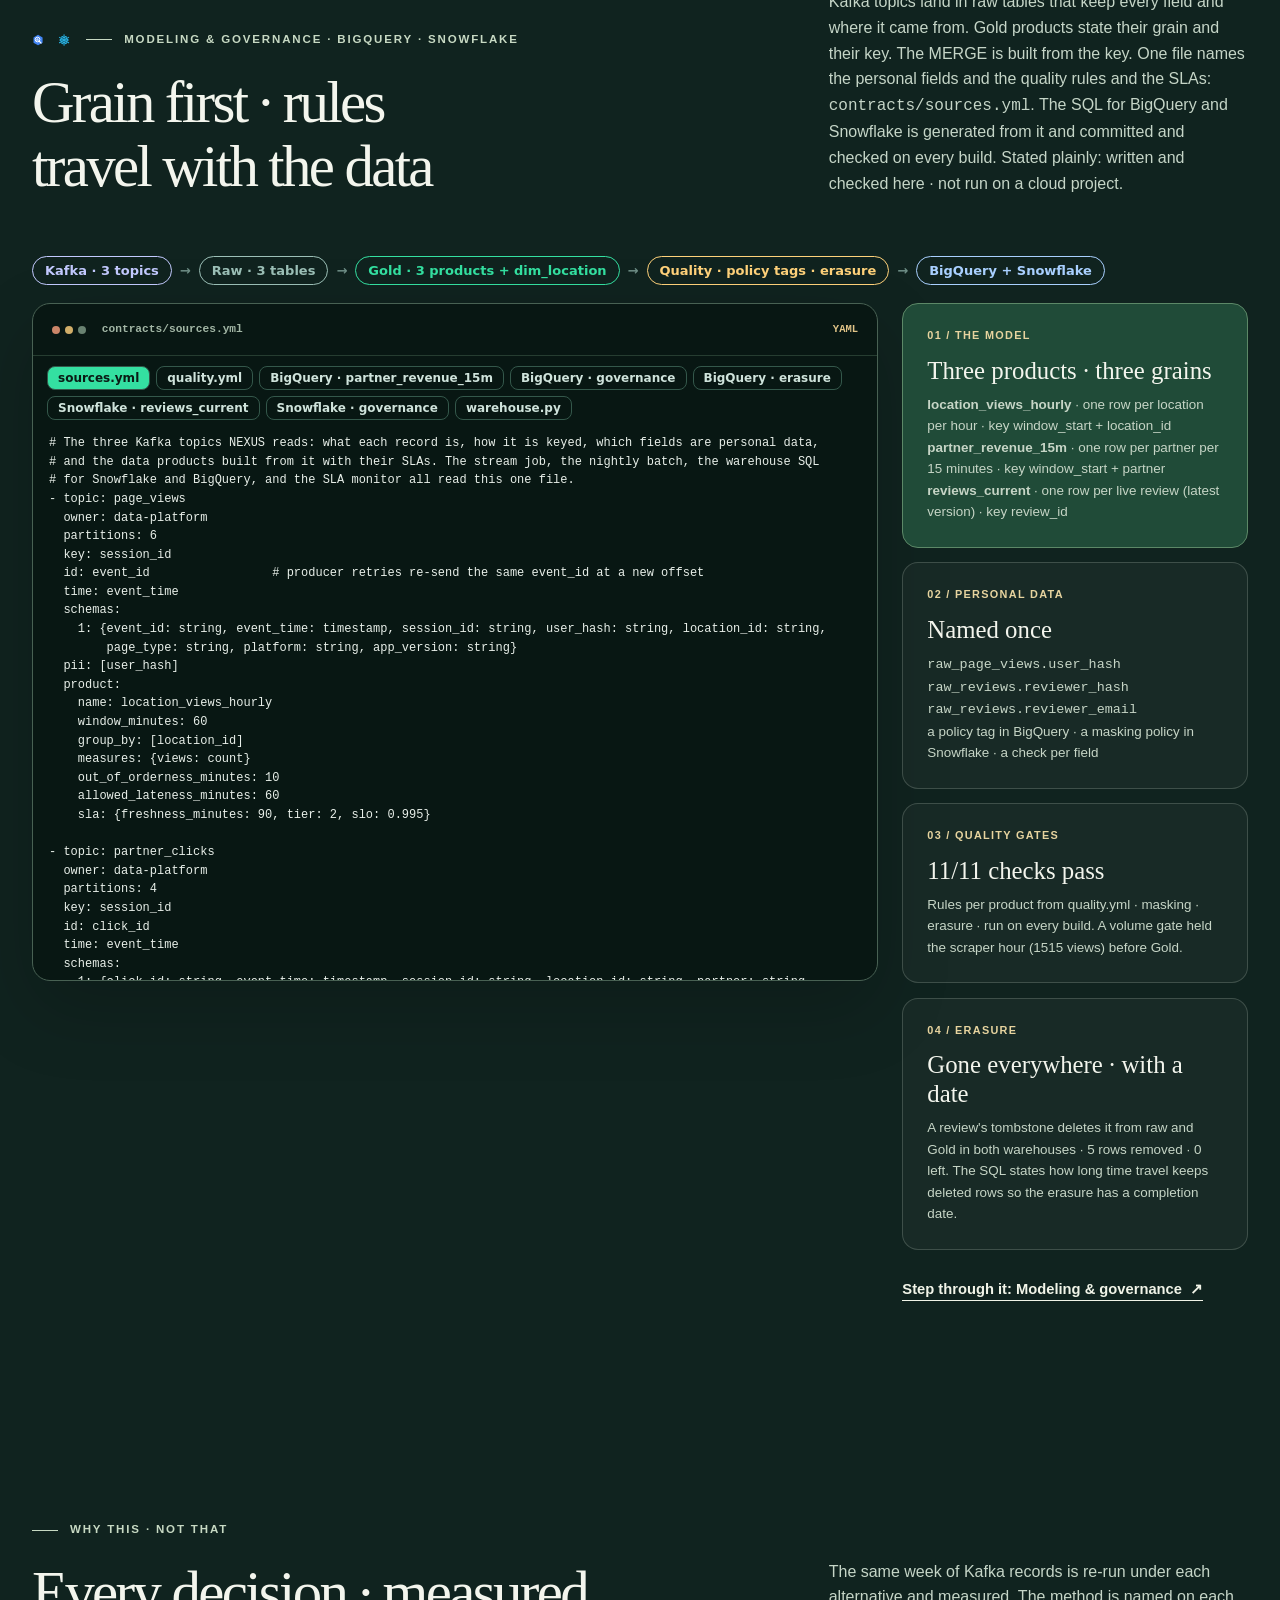
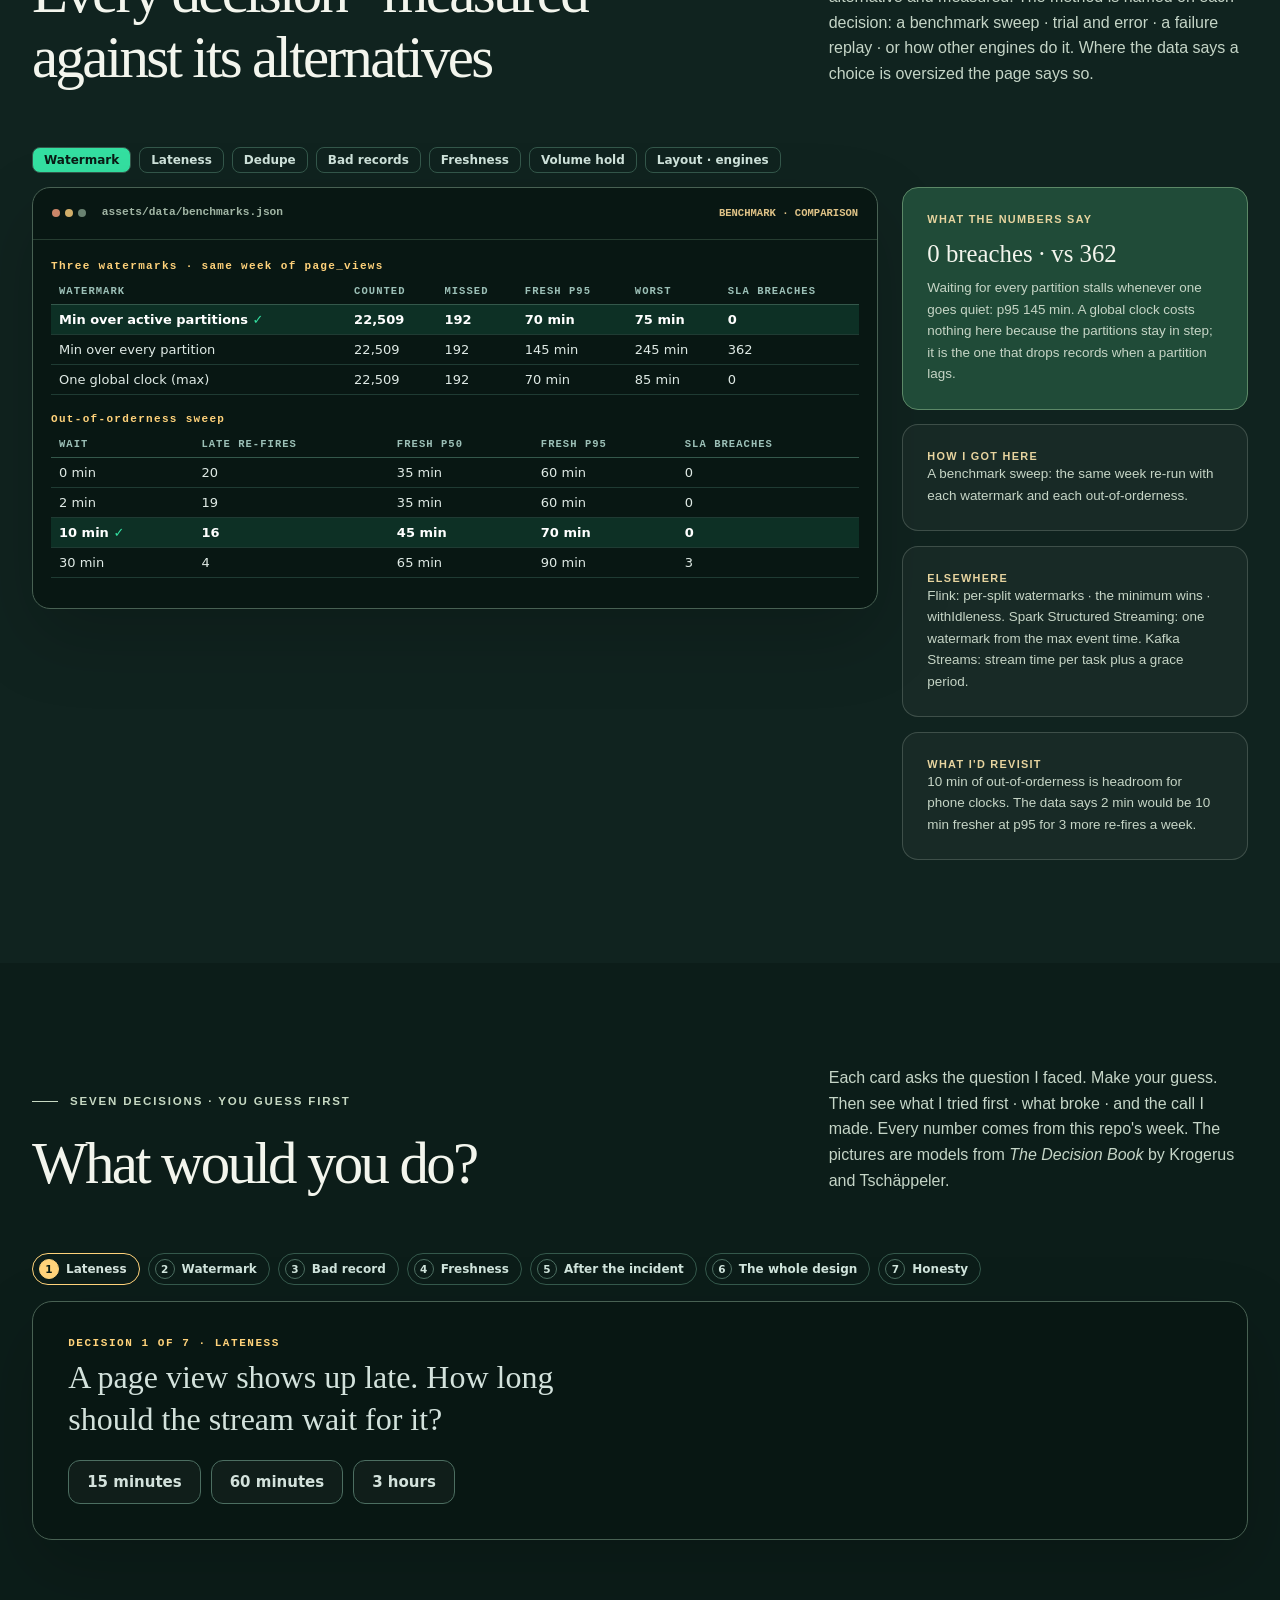
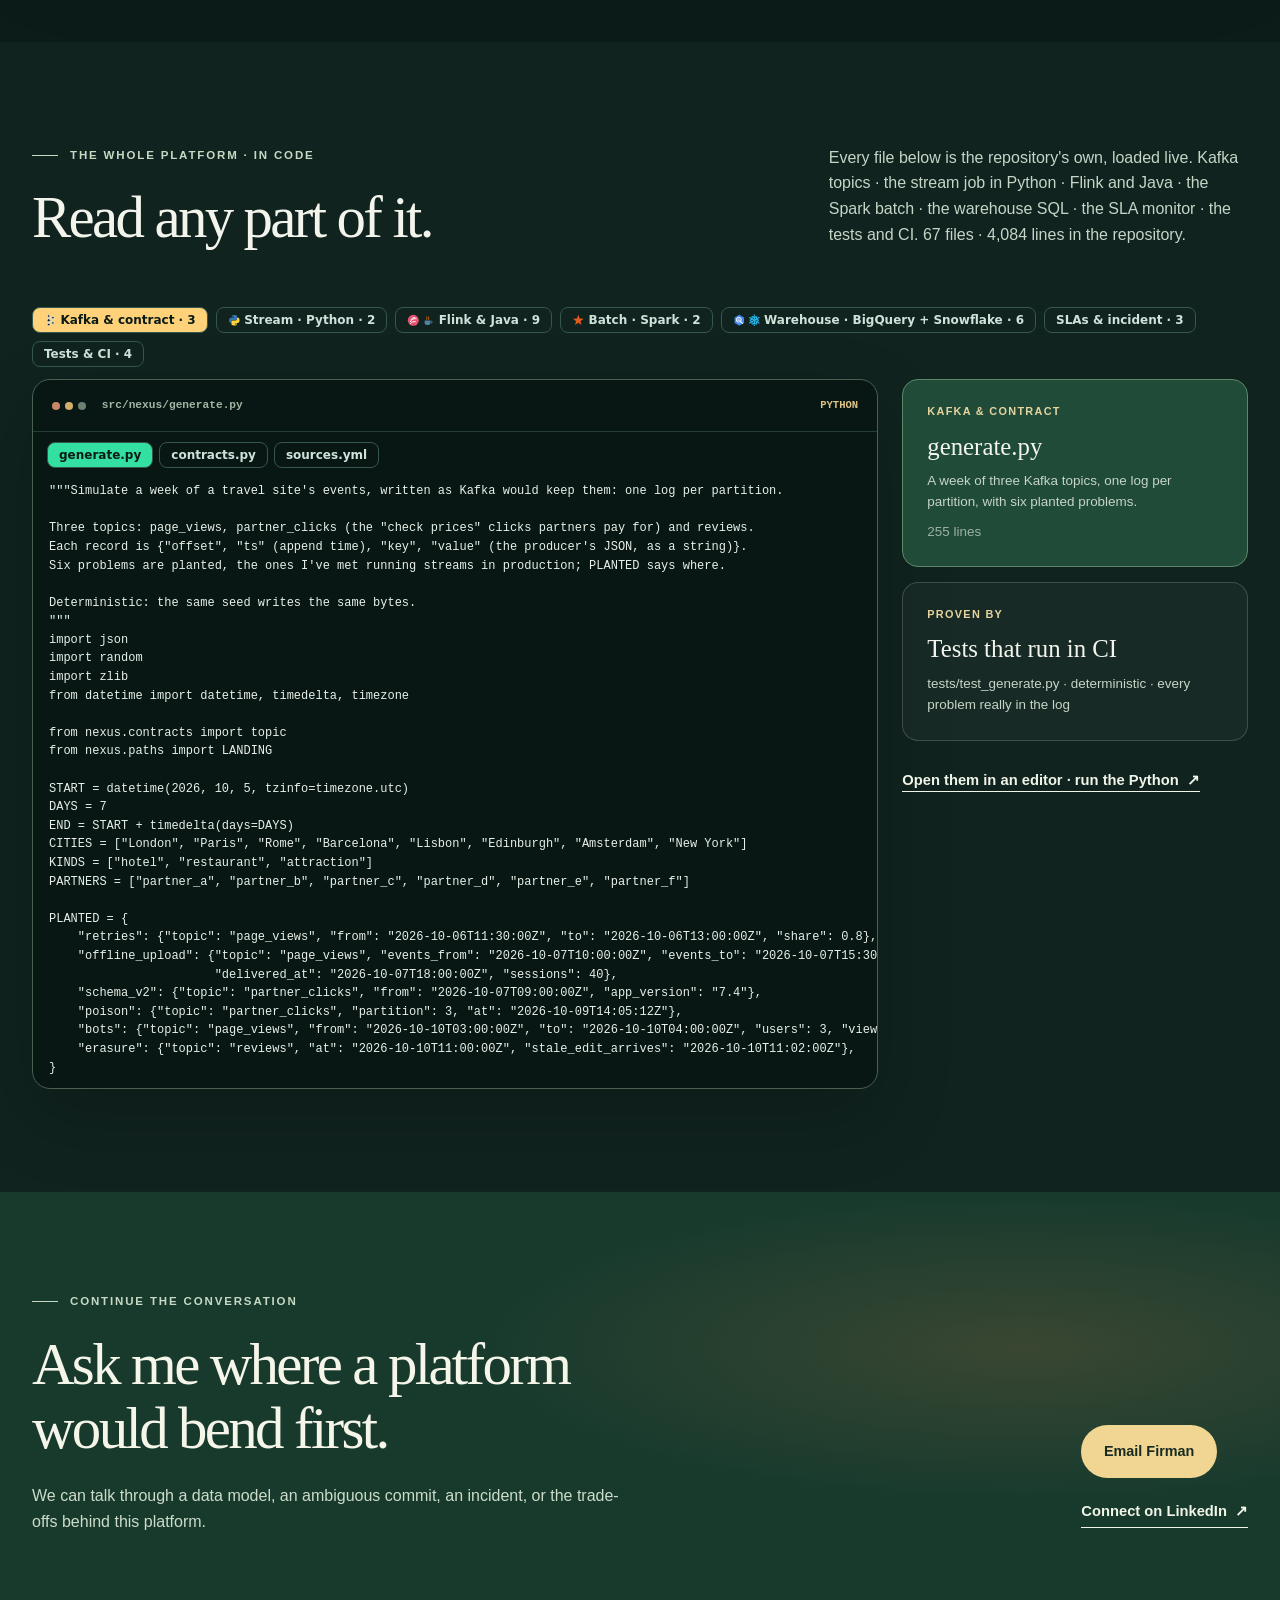
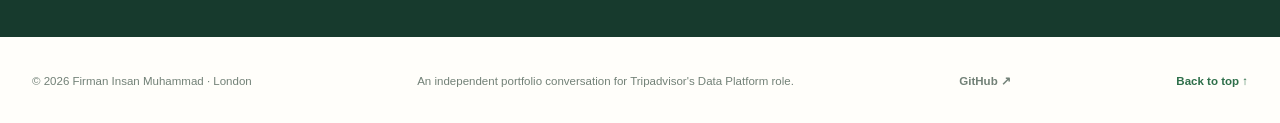
<file: story.html>
<!doctype html>
<html lang="en">
<head>
  <meta charset="utf-8">
  <meta name="viewport" content="width=device-width, initial-scale=1">
  <meta name="theme-color" content="#10231f">
  <meta name="description" content="NEXUS: a data platform built at Lifepal, presented by VIM for Tripadvisor's Data Platform team, with architecture, outcomes, and working code.">
  <meta name="robots" content="noindex, nofollow">
  <title>NEXUS for Tripadvisor | VIM</title>
  <link rel="icon" href="assets/favicon.png" type="image/png">
  <link rel="stylesheet" href="assets/story.css">
  <script src="assets/story.js" defer></script>
</head>
<body>
  <a class="skip-link" href="#system">Skip to architecture</a>
  <header class="site-header">
    <a class="brand" href="#top" aria-label="Nexus presentation, back to top"><span class="brand-mark" aria-hidden="true">N</span><span><strong>NEXUS</strong><small>VIM · Data engineering</small></span></a>
    <nav aria-label="Primary navigation">
      <a href="#system">System</a>
      <a href="#math">Equations</a>
      <a href="#conversation">Conversation</a>
      <a href="#proof">Code & proof</a>
      <a href="#flink">Flink</a>
      <a href="#governance">Governance</a>
      <a href="#why">Why</a>
      <a href="#decisions">Decisions</a>
      <a href="#codebase">All the code</a>
      <a href="#contact">Contact</a>
      <a href="index.html">NEXUS home →</a>
    </nav>
  </header>

  <main id="top">
    <section class="opening" aria-labelledby="opening-title">
      <div class="opening-inner page-width">
        <div class="presentation-line">
          <div><span class="presentation-kicker">A data platform story by VIM</span><span class="presentation-for">Presented for Tripadvisor’s Data Platform team</span></div>
          <div class="tripadvisor-lockup" aria-label="Tripadvisor logo"><img src="assets/tripadvisor-logo.jpg" alt="Tripadvisor"></div>
        </div>
        <div class="nexus-banner"><p class="banner-label">Platform case study <span aria-hidden="true">/</span> architecture <span aria-hidden="true">/</span> working code</p><h1 id="opening-title">NEXUS<span class="title-period">.</span></h1></div>
        <div class="opening-grid">
          <div class="opening-copy">
          <p class="opening-statement">From raw signals to answers teams can trust.</p>
          <p class="opening-lede">I’m Firman Insan Muhammad. You can call me VIM. This is a fireside walk through the data platform I built at Lifepal, the decisions behind it, and a separate, testable operator reference implementation.</p>
          <div class="opening-actions">
            <a class="button button-light" href="#conversation">Start the conversation</a>
            <a class="text-link light-link" href="#proof">Inspect the code <span aria-hidden="true">↗</span></a>
          </div>
          <p class="opening-note">The production outcomes are from my Lifepal work. The Go/Iceberg code below is an independently testable Nexus portfolio implementation.</p>
          </div>
          <div class="opening-card" aria-label="Built at Lifepal highlight">
            <div class="card-topline"><span class="card-label">Built at Lifepal</span><span class="card-symbol" aria-hidden="true">✳</span></div>
            <div class="lifepal-logo"><img src="assets/roojai-lifepal-transparent.png" alt="Roojai and Lifepal"></div>
            <p class="opening-card-question">A governed lakehouse built for speed <em>and</em> trust.</p>
            <p class="opening-card-answer">Streaming and batch sources, shared quality rules, curated models, and a clearer route to trusted decisions.</p>
            <div class="hero-outcomes" aria-label="Reported Lifepal outcomes"><span><strong>24h → &lt;5m</strong><small>reporting delay</small></span><span><strong>500+</strong><small>quality checks</small></span></div>
            <p class="card-foot">Lifepal platform experience · presented to Tripadvisor</p>
          </div>
        </div>
      </div>
      <div class="opening-meta page-width"><span>London, United Kingdom</span><span><b style="font-weight:inherit">Python</b> · <b style="font-weight:inherit">Spark</b> · <b style="font-weight:inherit">Kafka</b> · AWS · <b style="font-weight:inherit">dbt</b> · <b style="font-weight:inherit">Snowflake</b></span><span>Scroll to explore ↓</span></div>
    </section>

    <section id="system" class="system-section" aria-labelledby="system-title">
      <div class="page-width">
        <div class="system-heading"><div><p class="eyebrow light"><span class="eyebrow-line"></span> Inside the system</p><h2 id="system-title">One dependable path from event to answer.</h2></div><p>Nexus joins streaming and batch work around a governed layer. The operator example below explores a stricter control-plane contract for that idea.</p></div>
        <div class="system-flow" role="list" aria-label="Nexus data flow">
          <div class="flow-node" role="listitem"><span class="flow-num">01 / Acquire</span><h3>Sources arrive</h3><p>PostgreSQL change events, APIs and partner files.</p><span class="flow-tech">Kafka · Debezium · AWS</span></div>
          <div class="flow-node" role="listitem"><span class="flow-num">02 / Govern</span><h3>Rules travel with data</h3><p>Reusable ingestion, quality gates, freshness and ownership.</p><span class="flow-tech">Python · checks · SLAs</span></div>
          <div class="flow-node" role="listitem"><span class="flow-num">03 / Model</span><h3>Meanings settle</h3><p>Curated Bronze, Silver and Gold models with agreed metrics.</p><span class="flow-tech">Spark · dbt · SQL</span></div>
          <div class="flow-node" role="listitem"><span class="flow-num">04 / Serve</span><h3>Teams can trust it</h3><p>Analytics, CRM, data science and governed agent tools.</p><span class="flow-tech">BI · MCP · RAG</span></div>
        </div>
        <figure class="architecture-map" aria-labelledby="architecture-title" aria-describedby="architecture-caption">
          <figcaption class="architecture-header">
            <div><span class="map-overline">System map / production platform</span><h3 id="architecture-title">How Nexus moves from source to decision</h3><p>The streaming and scheduled paths meet in one governed lakehouse.</p></div>
            <div class="map-legend" aria-label="Path legend"><span><i class="legend-dot hot"></i> Streaming path</span><span><i class="legend-dot batch"></i> Batch path</span></div>
          </figcaption>
          <div class="architecture-flow" role="list" aria-label="Nexus platform architecture">
            <section class="architecture-stage" role="listitem" aria-labelledby="map-sources-title"><div class="stage-heading"><span>01 / Input</span><h4 id="map-sources-title">Sources</h4></div><div class="architecture-card hot"><span class="card-kind">Change events</span><strong>PostgreSQL</strong><small>Operational records</small></div><div class="architecture-card batch"><span class="card-kind">Scheduled data</span><strong>APIs & partner files</strong><small>External and batch sources</small></div></section>
            <section class="architecture-stage" role="listitem" aria-labelledby="map-ingest-title"><div class="stage-heading"><span>02 / Move</span><h4 id="map-ingest-title">Ingestion</h4></div><div class="architecture-card hot"><span class="card-kind">Streaming path</span><strong>Kafka + Debezium</strong><small>Change data capture</small></div><div class="architecture-card batch"><span class="card-kind">Batch path</span><strong>Airflow + Python</strong><small>Config-driven source adapters</small></div></section>
            <section class="architecture-stage lake-stage" role="listitem" aria-labelledby="map-lake-title"><div class="stage-heading"><span>03 / Shape</span><h4 id="map-lake-title">Governed lakehouse</h4></div><div class="architecture-layer"><b>Bronze</b><span>Delta · source history</span></div><div class="architecture-layer"><b>Silver</b><span>Typed, deduplicated data</span></div><div class="architecture-layer"><b>Gold</b><span>dbt · curated Kimball models</span></div><p class="lake-foot">Databricks · Spark · SQL</p></section>
            <section class="architecture-stage" role="listitem" aria-labelledby="map-serve-title"><div class="stage-heading"><span>04 / Use</span><h4 id="map-serve-title">Trusted use</h4></div><div class="architecture-card serve"><strong>Analytics & BI</strong><small>Shared, agreed metrics</small></div><div class="architecture-card serve"><strong>CRM & data science</strong><small>Curated data products</small></div><div class="architecture-card serve"><strong>MCP agents & RAG</strong><small>Governed access to models</small></div></section>
          </div>
          <div class="architecture-rails"><div class="architecture-rail"><strong>Trust across the flow</strong><span>500+ quality checks</span><span>Freshness & volume alerts</span><span>SLAs & incident runbooks</span><span>Certified models</span></div><div class="architecture-rail foundation"><strong>Platform foundation</strong><span>AWS services</span><span>Databricks & Delta Lake</span><span>Reusable Python framework</span><span>Observability</span></div></div>
          <p class="architecture-caption" id="architecture-caption">This maps the Lifepal platform work described in my CV. The separate Go/Iceberg operator is explored in the <a href="#proof">code section</a>.</p>
        </figure>
        <div class="system-principle"><span class="principle-mark" aria-hidden="true">↳</span><p><strong>Operating principle:</strong> If a pipeline cannot explain what it last published, how fresh it is, and who owns the failure, it is not finished.</p></div>
      </div>
    </section>

    <section id="math" class="math-section" aria-labelledby="math-title">
      <div class="page-width">
        <div class="math-heading">
          <div><p class="eyebrow"><span class="eyebrow-line"></span> The numbers behind the design</p><h2 id="math-title">The math behind trust.</h2></div>
          <p>Open a topic to see how I would measure the platform, diagnose a failure, and make a trade-off explicit. These are engineering definitions, not claimed Tripadvisor production metrics.</p>
        </div>
        <div class="math-feature" aria-label="Reported Lifepal reporting delay improvement">
          <span class="math-feature-label">Reported Lifepal outcome · derived ratio</span>
          <strong>24 h ÷ (&lt;5 min) &gt; 288×</strong>
          <p>The reporting delay changed from 24 hours to under five minutes, as stated in my CV. The ratio expresses how much smaller the delay became.</p>
        </div>
        <div class="math-accordion" aria-label="Data platform equations">
          <details class="math-panel" name="nexus-math" open>
            <summary><span class="math-index">01</span><span class="math-topic">Freshness &amp; flow<small>Kafka · Spark · source-to-answer latency</small></span><span class="math-count">3 equations</span><span class="math-toggle" aria-hidden="true">+</span></summary>
            <div class="math-panel-body">
              <article class="math-card"><span class="math-card-label">End-to-end latency</span><p class="math-formula">L<sub>e2e</sub> = L<sub>capture</sub> + L<sub>queue</sub> + L<sub>transform</sub> + L<sub>publish</sub></p><p>Budget each stage separately; a fast Spark job cannot rescue a stalled capture or publish step.</p></article>
              <article class="math-card"><span class="math-card-label">Age of visible data</span><p class="math-formula">F = t<sub>now</sub> − max(t<sub>event, visible</sub>)</p><p>Measure freshness from the newest source event a consumer can actually query. Source clocks must be trustworthy.</p></article>
              <article class="math-card"><span class="math-card-label">Streaming backlog</span><p class="math-formula">B<sub>t+1</sub> = max(0, B<sub>t</sub> + λ<sub>t</sub> − μ<sub>t</sub>)</p><p>Arrivals λ and processing μ use the same time interval. If μ stays below λ during a travel-event spike, Kafka lag grows.</p></article>
            </div>
          </details>
          <details class="math-panel" name="nexus-math">
            <summary><span class="math-index">02</span><span class="math-topic">Quality &amp; reconciliation<small>dbt · curated models · release gates</small></span><span class="math-count">3 equations</span><span class="math-toggle" aria-hidden="true">+</span></summary>
            <div class="math-panel-body">
              <article class="math-card"><span class="math-card-label">Eligible-record completeness</span><p class="math-formula">C = N<sub>loaded eligible</sub> / N<sub>source eligible</sub></p><p>Compare the same filtered population at source and target; define eligibility before calling a load complete.</p></article>
              <article class="math-card"><span class="math-card-label">Duplicate event rate</span><p class="math-formula">D = (N<sub>rows</sub> − N<sub>distinct event IDs</sub>) / N<sub>rows</sub></p><p>Catch replay or join amplification before a duplicate reaches a certified model.</p></article>
              <article class="math-card"><span class="math-card-label">Critical quality gate</span><p class="math-formula">G = ∧<sub>i ∈ critical checks</sub> pass<sub>i</sub></p><p>A release needs every critical check to pass. An average score must not hide a broken business rule.</p></article>
            </div>
          </details>
          <details class="math-panel" name="nexus-math">
            <summary><span class="math-index">03</span><span class="math-topic">Safe publish &amp; recovery<small>Nexus Go operator · Iceberg snapshots</small></span><span class="math-count">3 equations</span><span class="math-toggle" aria-hidden="true">+</span></summary>
            <div class="math-panel-body">
              <article class="math-card"><span class="math-card-label">Stable run identity</span><p class="math-formula">r = hash(uid ∥ generation ∥ trigger)</p><p>A restarted controller derives the same logical run ID rather than inventing a second publication attempt.</p></article>
              <article class="math-card"><span class="math-card-label">Idempotent retry</span><p class="math-formula">apply(apply(S, r), r) = apply(S, r)</p><p>Applying the same run twice should leave the published state S exactly where one application leaves it.</p></article>
              <article class="math-card"><span class="math-card-label">Proof after timeout</span><p class="math-formula">published(r) ⇔ ∃s ∈ ancestry(main): run_id(s) = r</p><p>Inspect main’s snapshot history for the run ID before deciding whether an ambiguous commit took effect.</p></article>
            </div>
          </details>
          <details class="math-panel" name="nexus-math">
            <summary><span class="math-index">04</span><span class="math-topic">Service levels &amp; cost<small>Operations · warehouse economics · ownership</small></span><span class="math-count">3 equations</span><span class="math-toggle" aria-hidden="true">+</span></summary>
            <div class="math-panel-body">
              <article class="math-card"><span class="math-card-label">On-time run rate</span><p class="math-formula">A = N<sub>on-time</sub> / N<sub>eligible runs</sub></p><p>Count runs that delivered usable data by the agreed deadline, not jobs that merely ended successfully.</p></article>
              <article class="math-card"><span class="math-card-label">Error budget</span><p class="math-formula">E = (1 − SLO) × N<sub>eligible runs</sub></p><p>An illustrative SLO turns a reliability target into a finite number of late runs that incident reviews can track.</p></article>
              <article class="math-card"><span class="math-card-label">Cost per trusted record</span><p class="math-formula">C<sub>unit</sub> = (C<sub>compute</sub> + C<sub>storage</sub> + C<sub>transfer</sub>) / N<sub>trusted</sub></p><p>Compare like-for-like workloads while tuning Spark jobs or warehouse models; include only records that clear quality gates.</p></article>
            </div>
          </details>
        </div>
        <p class="math-footnote">The formulas are design and monitoring tools. Only the 24 h to under 5 min result above is a reported Lifepal outcome; the other symbols do not imply measured Tripadvisor or Lifepal SLO values.</p>
      </div>
    </section>

    <section id="conversation" class="conversation page-width" aria-labelledby="conversation-title">
      <div class="section-intro"><p class="eyebrow"><span class="eyebrow-line"></span> The conversation</p><h2 id="conversation-title">Pull up a chair.</h2><p>Four questions I would expect from a data platform team. Each answer points to a design choice, an outcome, or code you can inspect.</p></div>
      <div class="conversation-list">
        <article class="conversation-turn">
          <div class="turn-index">01 <span>Freshness</span></div>
          <div class="turn-body"><p class="prompt">What would you change first in a fragmented data estate?</p><div class="response"><span class="speaker">Firman</span><p>I would make the path from source to trusted model explicit. At Lifepal, I led a move from scattered batch jobs toward one governed lakehouse. Kafka and Debezium carried change events; APIs and partner files took the batch path. Both landed behind common quality and ownership rules.</p><p>Reporting delay went from 24 hours to under five minutes. The point was not speed alone: teams could find the same certified definitions when they came to the data later.</p></div></div>
          <div class="turn-aside"><strong>24 h <span aria-hidden="true">→</span> &lt;5 min</strong><span>Reported change in reporting delay at Lifepal</span></div>
        </article>
        <article class="conversation-turn">
          <div class="turn-index">02 <span>Reliability</span></div>
          <div class="turn-body"><p class="prompt">What happens when the publish call times out?</p><div class="response"><span class="speaker">Firman</span><p>A timeout is an unknown outcome, not proof of failure. In the Nexus operator reference implementation, a run writes to an isolated Iceberg branch, audits it, then tries to fast-forward main. If the commit response is ambiguous, the controller re-observes the catalog and checks the run ID in snapshot history before it decides what happened.</p><p>That is a small code path with a big operational consequence: no blind second publish during a network partition.</p></div></div>
          <a class="aside-link" href="#failure-drill">Try the failure drill <span aria-hidden="true">↗</span></a>
        </article>
        <article class="conversation-turn">
          <div class="turn-index">03 <span>Standards</span></div>
          <div class="turn-body"><p class="prompt">How do you make quality the default for other engineers?</p><div class="response"><span class="speaker">Firman</span><p>Put repeatable decisions in the platform. I built a config-driven ingestion framework, curated models for Finance, Marketing, CRM and Product, and checks that hold anomalous loads before consumers see them. The team had SLAs, freshness and volume alerts, runbooks, and incident reviews.</p><p>That work included more than 500 data-quality checks and cut data-trust escalations by 60%, as reported in my CV.</p></div></div>
          <div class="turn-aside"><strong>500+</strong><span>Quality checks in the Lifepal platform</span></div>
        </article>
        <article class="conversation-turn">
          <div class="turn-index">04 <span>Scale & access</span></div>
          <div class="turn-body"><p class="prompt">How does the platform help teams use data without losing control?</p><div class="response"><span class="speaker">Firman</span><p>I prefer certified models, clear lineage, and read-only agent access over a new ungoverned route to the warehouse. My work has included an MCP server for governed natural-language queries, a RAG copilot, and Spark and SQL tuning that reduced a nightly batch from six hours to 90 minutes.</p><p>For Tripadvisor, I would bring those engineering patterns to a larger estate, measure their behavior there, and be candid about where I need to learn its Java services and specific warehouse choices.</p></div></div>
          <div class="turn-aside"><strong>6 h <span aria-hidden="true">→</span> 90 min</strong><span>Reported nightly batch improvement at Lifepal</span></div>
        </article>
      </div>
      <p class="claim-note">Career outcomes in this section come from my attached CV and cover letter. The Go operator below is a separate portfolio reference implementation; its tests do not measure Lifepal production outcomes.</p>
    </section>

    <section id="failure-drill" class="drill-section page-width" aria-labelledby="drill-title">
      <div class="drill-heading"><div><p class="eyebrow"><span class="eyebrow-line"></span> An interactive walkthrough</p><h2 id="drill-title">A commit returns no clear answer. Now what?</h2></div><p>Choose a situation to see how the Nexus write–audit–publish design handles it. This browser model explains the decision path; the Go code and tests appear next.</p></div>
      <div class="drill-grid">
        <div class="scenario-panel"><span class="panel-caption">Choose a situation</span><div class="scenario-options" role="group" aria-label="Failure drill scenarios"><button class="scenario is-active" type="button" data-scenario="pass" aria-pressed="true"><strong>Audit passes</strong><span>Commit succeeds</span></button><button class="scenario" type="button" data-scenario="fail" aria-pressed="false"><strong>Audit fails</strong><span>Main stays untouched</span></button><button class="scenario" type="button" data-scenario="unknown" aria-pressed="false"><strong>Publish times out</strong><span>Observe before retry</span></button></div><p class="scenario-hint">The final path changes; the data contract does not.</p></div>
        <div class="drill-output"><div class="output-header"><span class="panel-caption">Nexus operator · decision trace</span><span class="output-indicator" id="outcome-tag">Published</span></div><div class="trace-steps" aria-label="Pipeline stages"><div class="trace-step" data-step="write"><span>01</span><strong>Write</strong><small>isolated branch</small></div><div class="trace-step" data-step="audit"><span>02</span><strong>Audit</strong><small>quality rules</small></div><div class="trace-step" data-step="publish"><span>03</span><strong>Publish</strong><small>main snapshot</small></div></div><div class="trace-terminal" role="status" aria-live="polite"><span class="terminal-command">$ reconcile iceberg-wap-pipeline</span><pre id="trace-log"></pre></div><p class="trace-explainer" id="trace-explainer"></p></div>
      </div>
    </section>

    <section id="proof" class="proof-section" aria-labelledby="proof-title">
      <div class="page-width">
        <div class="proof-heading"><div><p class="eyebrow light"><span class="eyebrow-line"></span> The code, not just the story</p><h2 id="proof-title">Look inside the decisions.</h2></div><p>Real excerpts from the Nexus operator reference implementation. Its Go test suite passed locally on 3 October 2026.</p></div>
        <div class="proof-layout">
          <div class="code-panel"><div class="code-top"><span class="window-dots" aria-hidden="true"><i></i><i></i><i></i></span><span id="code-filename">icebergwappipeline_controller.go</span><span class="language-tag" id="code-language">GO</span></div><div class="code-tabs" role="tablist" aria-label="Code examples"><button type="button" class="code-tab is-active" role="tab" id="tab-nexus" aria-selected="true" aria-controls="code-display" data-code="nexus">Nexus recovery</button><button type="button" class="code-tab" role="tab" id="tab-test" aria-selected="false" aria-controls="code-display" data-code="test" tabindex="-1">Nexus test</button><button type="button" class="code-tab" role="tab" id="tab-runid" aria-selected="false" aria-controls="code-display" data-code="runid" tabindex="-1">Run identity</button></div><pre id="code-display" class="code-display" role="tabpanel" aria-labelledby="tab-nexus"><code>Loading source excerpt…</code></pre><div class="code-footer"><span id="code-source">Local Nexus portfolio source</span><a id="code-link" href="mailto:firman.insan.m@gmail.com?subject=Nexus%20operator%20source" target="_blank" rel="noopener noreferrer">Request full Nexus source <span aria-hidden="true">↗</span></a></div></div>
          <aside class="proof-notes" aria-label="Evidence notes"><div class="proof-note primary"><span class="note-num">01 / Tested control plane</span><h3>Recovery is a code path.</h3><p>The Go test covers publish applied, publish not applied, lost status, and a different run ID. The controller tests passed locally.</p><span class="proof-pill">go test: passed</span></div><div class="proof-note"><span class="note-num">02 / Deterministic runs</span><h3>A retry finds its own work.</h3><p>The run ID derives from the resource UID, generation and trigger. A restarted controller can recover the same logical execution instead of inventing another one.</p></div><div class="proof-note subtle"><span class="note-num">Scope of proof</span><p>The interactive drill explains the decision path; it is not a live Kubernetes cluster. The code tabs show exact excerpts from the local Nexus operator reference implementation.</p></div></aside>
        </div>
      </div>
    </section>

    <section id="flink" class="proof-section" aria-labelledby="flink-title">
      <div class="page-width">
        <div class="proof-heading"><div><p class="eyebrow light"><span class="eyebrow-line"></span> Apache Flink 1.20 · DataStream API · Java 17</p><h2 id="flink-title">The same stream, on Flink.</h2></div><p>The Nexus stream job written for Flink: dead letters instead of a crash loop, dedupe in keyed state with a TTL, per-partition watermarks with idleness, event-time windows with allowed lateness, and a side output for what is too late. CI replays a week of Kafka records through it on a local MiniCluster and compares it with the Python job, window for window. Stated plainly: real Flink, run locally; my production streaming was Kafka + Debezium with Spark.</p></div>
        <div class="proof-layout">
          <div class="code-panel"><div class="code-top"><span class="window-dots" aria-hidden="true"><i></i><i></i><i></i></span><span id="flink-file">NexusJobs.java</span><span class="language-tag">JAVA · FLINK 1.20</span></div>
            <div id="flink-tabs-story" style="display:flex;flex-wrap:wrap;gap:6px;padding:10px 14px 0"></div>
            <pre id="flink-code-story" style="margin:0;padding:14px 16px;max-height:560px;overflow:auto;font:400 12px/1.55 ui-monospace,SFMono-Regular,Menlo,monospace;color:#e8efe9;white-space:pre"></pre></div>
          <aside class="proof-notes" aria-label="Flink evidence">
            <div class="proof-note primary"><span class="note-num">01 / Same answer</span><h3 id="flink-n1">Identical windows.</h3><p id="flink-n1p">Flink and the Python job agree on every window of the week.</p></div>
            <div class="proof-note"><span class="note-num">02 / The incident's lesson</span><h3>A bad record is data.</h3><p id="flink-n2p">Parse sends what it can't read to a dead-letter output. Production adds failureRateRestart(3, 10 min): three restarts, then fail and page, never a 74-restart loop.</p></div>
            <div class="proof-note"><span class="note-num">03 / Exactly once</span><h3>State and offsets together.</h3><p>Checkpoints every 10 minutes hold Kafka offsets, window state and the dedupe flags; transactional Kafka sinks upsert on (window, group), so a restore re-sends nothing twice.</p></div>
            <div class="proof-note"><span class="note-num">04 / One honest difference</span><h3>3 a.m. watermarks.</h3><p>Python carries the watermark on processing time when every partition is quiet; Flink's idleness doesn't. So Flink kept one late click the Python job set aside, and matched the nightly batch exactly.</p></div>
          </aside>
        </div>
      </div>
    </section>
<script>
(async () => {
  const F = [["NexusJobs.java", "flink/job/src/main/java/nexus/flink/NexusJobs.java"], ["Parse.java", "flink/job/src/main/java/nexus/flink/Parse.java"],
    ["Dedupe.java", "flink/job/src/main/java/nexus/flink/Dedupe.java"], ["PartitionWatermarks.java", "flink/job/src/main/java/nexus/flink/PartitionWatermarks.java"],
    ["Windows.java", "flink/job/src/main/java/nexus/flink/Windows.java"], ["NexusKafka.java", "flink/job/src/main/java/nexus/flink/NexusKafka.java"],
    ["NexusLocal.java", "flink/job/src/main/java/nexus/flink/NexusLocal.java"]];
  const tabs = document.getElementById("flink-tabs-story"), pre = document.getElementById("flink-code-story"), name = document.getElementById("flink-file");
  const show = async (i) => { [...tabs.children].forEach((b, k) => { b.style.background = k === i ? "#34e0a1" : "transparent"; b.style.color = k === i ? "#0a1b15" : "#cfe3db"; });
    name.textContent = F[i][0]; pre.textContent = await fetch(F[i][1]).then((r) => r.text()); };
  tabs.innerHTML = F.map(([n]) => `<button type="button" style="border:1px solid #34584b;border-radius:8px;padding:4px 10px;font:600 12px Inter,system-ui,sans-serif;cursor:pointer">${n}</button>`).join("");
  tabs.addEventListener("click", (e) => { const b = e.target.closest("button"); if (b) show([...tabs.children].indexOf(b)); });
  show(0);
  try {
    const d = await fetch("assets/data/site.json").then((r) => r.json()), v = d.flink.location_views_hourly, p = d.flink.partner_revenue_15m;
    document.getElementById("flink-n1").textContent = `${v.windows.toLocaleString("en-GB")} windows, ${v.identical_to_python ? "identical" : "different"}.`;
    document.getElementById("flink-n1p").textContent = `Flink ${d.flink.flink} on a MiniCluster: ${v.duplicates} duplicates dropped, ${v.late_dropped} too late, ${v.firings.toLocaleString("en-GB")} firings, exactly what the Python job did.`;
    document.getElementById("flink-n2p").textContent = `${p.dead_letter_records[0]}: dead-lettered, and the job carried on. Production adds failureRateRestart(3, 10 min): three restarts, then fail and page, never a 74-restart loop.`;
  } catch (e) {}
})();
</script>

    <section id="governance" class="proof-section" aria-labelledby="gov-title">
      <div class="page-width">
        <div class="proof-heading"><div><p class="eyebrow light"><span class="eyebrow-line"></span> Modeling &amp; governance · BigQuery · Snowflake</p><h2 id="gov-title">Grain first · rules travel with the data</h2></div><p>Kafka topics land in raw tables that keep every field and where it came from. Gold products state their grain and their key. The MERGE is built from the key. One file names the personal fields and the quality rules and the SLAs: <code>contracts/sources.yml</code>. The SQL for BigQuery and Snowflake is generated from it and committed and checked on every build. Stated plainly: written and checked here · not run on a cloud project.</p></div>
        <div id="gov-lineage" style="display:flex;flex-wrap:wrap;gap:8px;align-items:center;margin:0 0 18px;font:600 13px Inter,system-ui,sans-serif"></div>
        <div class="proof-layout">
          <div class="code-panel"><div class="code-top"><span class="window-dots" aria-hidden="true"><i></i><i></i><i></i></span><span id="gov-file">contracts/sources.yml</span><span class="language-tag" id="gov-lang">YAML</span></div>
            <div id="gov-tabs" style="display:flex;flex-wrap:wrap;gap:6px;padding:10px 14px 0"></div>
            <pre id="gov-code" style="margin:0;padding:14px 16px;max-height:560px;overflow:auto;font:400 12px/1.55 ui-monospace,SFMono-Regular,Menlo,monospace;color:#e8efe9;white-space:pre"></pre></div>
          <aside class="proof-notes" aria-label="Modeling and governance evidence">
            <div class="proof-note primary"><span class="note-num">01 / The model</span><h3 id="gov-n1">Three products · three grains</h3><p id="gov-n1p"></p></div>
            <div class="proof-note"><span class="note-num">02 / Personal data</span><h3>Named once</h3><p id="gov-n2p"></p></div>
            <div class="proof-note"><span class="note-num">03 / Quality gates</span><h3 id="gov-n3">Checked before it's published</h3><p id="gov-n3p"></p></div>
            <div class="proof-note"><span class="note-num">04 / Erasure</span><h3>Gone everywhere · with a date</h3><p id="gov-n4p"></p></div>
            <p style="margin-top:12px"><a class="text-link light-link" href="governance.html">Step through it: Modeling &amp; governance <span aria-hidden="true">↗</span></a></p>
          </aside>
        </div>
      </div>
    </section>
<script>
(async () => {
  const F = [["sources.yml", "contracts/sources.yml", "YAML"], ["quality.yml", "contracts/quality.yml", "YAML"],
    ["BigQuery · partner_revenue_15m", "warehouse/bigquery/partner_revenue_15m.sql", "SQL · BIGQUERY"], ["BigQuery · governance", "warehouse/bigquery/governance.sql", "SQL · BIGQUERY"],
    ["BigQuery · erasure", "warehouse/bigquery/erasure.sql", "SQL · BIGQUERY"], ["Snowflake · reviews_current", "warehouse/snowflake/reviews_current.sql", "SQL · SNOWFLAKE"],
    ["Snowflake · governance", "warehouse/snowflake/governance.sql", "SQL · SNOWFLAKE"], ["warehouse.py", "src/nexus/warehouse.py", "PYTHON"]];
  const $ = (id) => document.getElementById(id), tabs = $("gov-tabs");
  const show = async (i) => { [...tabs.children].forEach((b, k) => { b.style.background = k === i ? "#34e0a1" : "transparent"; b.style.color = k === i ? "#0a1b15" : "#cfe3db"; });
    $("gov-file").textContent = F[i][1]; $("gov-lang").textContent = F[i][2]; $("gov-code").textContent = await fetch(F[i][1]).then((r) => r.text()); };
  tabs.innerHTML = F.map(([n]) => `<button type="button" style="border:1px solid #34584b;border-radius:8px;padding:4px 10px;font:600 12px Inter,system-ui,sans-serif;cursor:pointer">${n}</button>`).join("");
  tabs.addEventListener("click", (e) => { const b = e.target.closest("button"); if (b) show([...tabs.children].indexOf(b)); });
  show(0);
  try {
    const d = await fetch("assets/data/site.json").then((r) => r.json()), W = d.warehouse, M = W.model, C = W.checks;
    const pill = (t, c) => `<span style="padding:6px 12px;border-radius:999px;border:1px solid ${c};color:${c}">${t}</span>`, ar = `<span style="color:#6f8f87">→</span>`;
    $("gov-lineage").innerHTML = [pill("Kafka · 3 topics", "#c3caff"), ar, pill("Raw · " + M.raw.length + " tables", "#9cc0b7"), ar,
      pill("Gold · " + M.gold.length + " products + dim_location", "#34e0a1"), ar, pill("Quality · policy tags · erasure", "#ffd27a"), ar, pill("BigQuery + Snowflake", "#a9d0ff")].join("");
    $("gov-n1p").innerHTML = M.gold.map((g) => `<b>${g.table}</b> · ${g.grain} · key ${g.key.join(" + ")}`).join("<br>");
    const pii = M.raw.flatMap((r) => r.columns.filter((c) => c.pii).map((c) => `${r.table}.${c.name}`));
    $("gov-n2p").innerHTML = pii.map((x) => `<code>${x}</code>`).join("<br>") + `<br>a policy tag in BigQuery · a masking policy in Snowflake · a check per field`;
    const pass = C.filter((c) => c.status === "pass").length;
    $("gov-n3").textContent = `${pass}/${C.length} checks pass`;
    $("gov-n3p").textContent = `Rules per product from quality.yml · masking · erasure · run on every build. A volume gate held the scraper hour (${d.volume.holds[0].views} views) before Gold.`;
    $("gov-n4p").textContent = `A review's tombstone deletes it from raw and Gold in both warehouses · ${W.erased_rows_removed} rows removed · 0 left. The SQL states how long time travel keeps deleted rows so the erasure has a completion date.`;
  } catch (e) {}
})();
</script>
    <section id="why" class="proof-section" aria-labelledby="why-title">
      <div class="page-width">
        <div class="proof-heading"><div><p class="eyebrow light"><span class="eyebrow-line"></span> Why this · not that</p><h2 id="why-title">Every decision · measured against its alternatives</h2></div><p>The same week of Kafka records is re-run under each alternative and measured. The method is named on each decision: a benchmark sweep · trial and error · a failure replay · or how other engines do it. Where the data says a choice is oversized the page says so.</p></div>
        <div id="why-tabs" style="display:flex;flex-wrap:wrap;gap:8px;margin:0 0 14px"></div>
        <div class="proof-layout">
          <div class="code-panel" style="padding:0"><div class="code-top"><span class="window-dots" aria-hidden="true"><i></i><i></i><i></i></span><span id="why-file">assets/data/benchmarks.json</span><span class="language-tag" id="why-method">BENCHMARK</span></div>
            <div id="why-body" style="padding:16px 18px;overflow-x:auto"></div></div>
          <aside class="proof-notes" aria-label="Why">
            <div class="proof-note primary"><span class="note-num">What the numbers say</span><h3 id="why-h"></h3><p id="why-say"></p></div>
            <div class="proof-note"><span class="note-num">How I got here</span><p id="why-how"></p></div>
            <div class="proof-note"><span class="note-num">Elsewhere</span><p id="why-else"></p></div>
            <div class="proof-note"><span class="note-num">What I'd revisit</span><p id="why-rev"></p></div>
          </aside>
        </div>
      </div>
    </section>
<style>
#why-body table{border-collapse:collapse;width:100%;font:500 13px Inter,system-ui,sans-serif;color:#dfeae5;margin-bottom:14px}
#why-body th{font:700 10.5px ui-monospace,Menlo,monospace;letter-spacing:.1em;text-transform:uppercase;color:#9cc0b7;text-align:left;padding:7px 8px;border-bottom:1px solid #34584b}
#why-body td{padding:7px 8px;border-bottom:1px solid #1f3b33}
#why-body tr.pick td{background:rgba(52,224,161,.12);color:#fff;font-weight:700}
#why-body tr.pick td:first-child::after{content:"  ✓";color:#34e0a1}
#why-body caption{caption-side:top;text-align:left;font:700 11px ui-monospace,Menlo,monospace;letter-spacing:.12em;color:#ffd27a;padding:4px 0 6px}
</style>
<script>
(async () => {
  const $ = (id) => document.getElementById(id);
  let B;
  try { B = await fetch("assets/data/benchmarks.json").then((r) => r.json()); } catch (e) { return; }
  const int = (v) => Number(v).toLocaleString("en-GB");
  const tbl = (cap, cols, rows) => `<table><caption>${cap}</caption><tr>${cols.map((c) => `<th>${c}</th>`).join("")}</tr>` +
    rows.map(([pick, ...cells]) => `<tr class="${pick ? "pick" : ""}">${cells.map((c) => `<td>${c}</td>`).join("")}</tr>`).join("") + "</table>";
  const w = B.watermark, o = B.out_of_orderness, lt = B.allowed_lateness, tt = B.dedupe_ttl, rg = B.retry_gap_seconds, br = B.bad_record,
        al = B.alerting, fm = B.freshness_metric, vr = B.volume_rule, ly = B.layout, en = B.engines;
  const D = [
    { k: "Watermark", m: "BENCHMARK · COMPARISON",
      body: tbl("Three watermarks · same week of page_views", ["Watermark", "Counted", "Missed", "Fresh p95", "Worst", "SLA breaches"],
        Object.entries(w).map(([k, v]) => [k === "active_min", { active_min: "Min over active partitions", min_all: "Min over every partition", global_max: "One global clock (max)" }[k],
          int(v.counted), v.missed_vs_batch, v.freshness_p95 + " min", v.freshness_max + " min", v.sla_breach_samples])) +
        tbl("Out-of-orderness sweep", ["Wait", "Late re-fires", "Fresh p50", "Fresh p95", "SLA breaches"],
        Object.entries(o).map(([k, v]) => [k === "10", k + " min", v.late_refires, v.freshness_p50 + " min", v.freshness_p95 + " min", v.sla_breach_samples])),
      h: `0 breaches · vs ${w.min_all.sla_breach_samples}`,
      say: `Waiting for every partition stalls whenever one goes quiet: p95 ${w.min_all.freshness_p95} min. A global clock costs nothing here because the partitions stay in step; it is the one that drops records when a partition lags.`,
      how: "A benchmark sweep: the same week re-run with each watermark and each out-of-orderness.",
      el: "Flink: per-split watermarks · the minimum wins · withIdleness. Spark Structured Streaming: one watermark from the max event time. Kafka Streams: stream time per task plus a grace period.",
      rev: `10 min of out-of-orderness is headroom for phone clocks. The data says 2 min would be ${o["10"].freshness_p95 - o["2"].freshness_p95} min fresher at p95 for ${o["2"].late_refires - o["10"].late_refires} more re-fires a week.` },
    { k: "Lateness", m: "BENCHMARK",
      body: tbl("Allowed lateness sweep", ["Lateness", "Counted", "Missed (batch has it)", "Re-fires", "Peak open windows"],
        Object.entries(lt).map(([k, v]) => [k === "60", k + " min", int(v.counted), v.missed_vs_batch, v.late_refires, v.peak_open_windows])),
      h: "The smallest value that absorbs organic lateness",
      say: `At 60 min what's left (${lt["60"].missed_vs_batch}) is the offline upload · hours late. 180 min counts ${lt["60"].missed_vs_batch - lt["180"].missed_vs_batch} more but holds ${(lt["180"].peak_open_windows / lt["60"].peak_open_windows).toFixed(1)}× the state · and the nightly batch already counts them.`,
      how: "A benchmark sweep over 0 · 15 · 60 · 180 minutes.", el: "Flink allowedLateness · Kafka Streams grace() · Beam allowed lateness with triggers. Spark drops what is past the watermark.",
      rev: "If the app team shortens its offline flush · lateness can shrink with it." },
    { k: "Dedupe", m: "BENCHMARK",
      body: tbl("Dedupe TTL sweep", ["TTL", "Retries caught", "Peak keys held"],
        Object.entries(tt).map(([k, v]) => [k === "24", { "0.01": "36 s", "0.25": "15 min", "1": "1 h", "24": "24 h" }[k], v.duplicates_dropped, int(v.peak_dedupe_keys)])),
      h: `All ${rg.count} retries within ${Math.round(rg.max)} s`,
      say: `Every TTL catches them all: retries arrive within ${Math.round(rg.max)} s (p50 ${Math.round(rg.p50)} s). 24 h is a deliberate margin for re-delivery after an outage: ${int(tt["24"].peak_dedupe_keys)} keys · well under a megabyte.`,
      how: "A benchmark sweep · plus the retry gaps measured from the topic itself.", el: "Flink keyed state TTL · Spark dropDuplicatesWithinWatermark. Kafka's idempotent producer only dedupes broker-level retries · not an app re-sending.",
      rev: "Size the TTL from the longest consumer rewind the team has actually done · not from retries." },
    { k: "Bad records", m: "FAILURE REPLAY",
      body: tbl("The poison pill · replayed three ways", ["Policy", "Restarts", "Product late", "Windows late", "Record kept"],
        Object.entries(br).map(([k, v]) => [k === "dead_letter", { fail_and_restart: "Fail and restart", skip_silently: "Skip silently", dead_letter: "Dead-letter topic" }[k],
          v.restarts, v.minutes_late + " min", v.windows_late, v.records_kept_for_inspection])) +
        tbl("Which alert pages first", ["Alert", "Time to page"], [[false, "Freshness over the SLA", al.freshness_over_sla + " min"], [true, "Restarts > 3 in 10 min too", al.restarts_over_3_in_10_min + " min"]]),
      h: `${br.fail_and_restart.restarts} restarts · for one record`,
      say: `Failing cost ${br.fail_and_restart.minutes_late} minutes on a tier-1 product. Skipping costs nothing now and loses the evidence. Dead-lettering costs nothing and keeps it. Freshness paged after ${al.freshness_over_sla} min · the restart count said it in ${al.restarts_over_3_in_10_min}.`,
      how: "A failure replay: the incident re-run with each policy.", el: "Kafka Connect errors.tolerance=all with a DLQ topic · Flink side outputs · Spark permissive parsing with a corrupt-record column.",
      rev: "Alert on DLQ depth for tier-1 topics · with the record and its producer attached." },
    { k: "Freshness", m: "TRIAL AND ERROR",
      body: tbl("What freshness is measured from", ["Measured from", "Pages in a week", "Late samples", "Worst"],
        [[false, "Newest non-empty window (first version)", fm.last_non_empty_window.pages, fm.last_non_empty_window.breach_samples, fm.last_non_empty_window.max + " min"],
         [true, "Published completeness", fm.published_completeness.pages, fm.published_completeness.breach_samples, fm.published_completeness.max + " min"]]),
      h: `${fm.last_non_empty_window.pages} false pages · then 0`,
      say: "With no incident at all · the first version paged every quiet night: 3 a.m. has no clicks · not a stale product. The job now publishes 'complete up to' with the data.",
      how: "Trial and error: built the obvious version · measured it · changed it.", el: "dbt source freshness checks the newest loaded_at: the first version here · fine for busy sources.",
      rev: "Publish completeness as a column consumers can read · not only an alert." },
    { k: "Volume hold", m: "TRIAL AND ERROR · BENCHMARK",
      body: tbl("Which rule holds the scraper and nothing else", ["Rule", "Hours held", "Caught the scraper", "False holds"],
        Object.entries(vr).map(([k, v]) => [k.includes("chosen"), k.replace(" (chosen)", "") + (k === "2σ" ? " (first version)" : ""), v.holds, v.caught_scraper ? "yes" : "no", v.false_holds])),
      h: `${vr["2σ"].false_holds} false holds · then 0`,
      say: "A week of history makes σ small and Saturdays look odd. Adding 'at least double' left only the scraper.",
      how: "Trial and error first · then a sweep of the rules.", el: "Seasonal anomaly tools compare the same hour on earlier days · as this rule does. Static thresholds page on every busy weekend.",
      rev: "×2 alone also works on this week. σ stays to protect low-volume hours; at Lifepal the baseline was 30 days." },
    { k: "Layout · engines", m: "BENCHMARK (MODELLED) · COMPARISON",
      body: tbl(`${ly.query} · bytes scanned (${ly.row_bytes_assumed} bytes a row · assumed)`, ["Layout", "Bytes", "vs none"],
        [[false, "No partitioning", int(ly.no_partitioning), "1×"], [false, "Partition by day", int(ly.partition_by_day), Math.round(ly.no_partitioning / ly.partition_by_day) + "× less"],
         [true, "Day partitions · cluster by partner", int(ly.partition_by_day_cluster_by_partner), Math.round(ly.no_partitioning / ly.partition_by_day_cluster_by_partner) + "× less"]]) +
        tbl("The same week on four engines", ["Engine", "The week", "Output"], Object.entries(en).map(([k, v]) => [k.includes("Flink"), k, v.seconds + " s", v.identical ? "identical" : "—"])),
      h: `${Math.round(ly.no_partitioning / ly.partition_by_day_cluster_by_partner)}× less scanned · one answer`,
      say: "On a petabyte table the ratio is the bill. Flink is slowest on a laptop-sized week because start-up dominates; it is chosen for state · checkpoints and per-split watermarks at scale.",
      how: "Bytes modelled from the run's own row counts · engines benchmarked on the same week.", el: "BigQuery: partition and cluster · billed on bytes scanned. Snowflake: micro-partitions and clustering keys · billed on warehouse time.",
      rev: "Measure the real query mix first: cluster on what consumers filter by · not on what seems natural." },
  ];
  const show = (i) => { [...$("why-tabs").children].forEach((b, k) => { b.style.background = k === i ? "#34e0a1" : "transparent"; b.style.color = k === i ? "#0a1b15" : "#cfe3db"; });
    const d = D[i]; $("why-method").textContent = d.m; $("why-body").innerHTML = d.body; $("why-h").textContent = d.h;
    $("why-say").textContent = d.say; $("why-how").textContent = d.how; $("why-else").textContent = d.el; $("why-rev").textContent = d.rev; };
  $("why-tabs").innerHTML = D.map((d) => `<button type="button" style="border:1px solid #34584b;border-radius:8px;padding:5px 11px;font:600 12px Inter,system-ui,sans-serif;cursor:pointer">${d.k}</button>`).join("");
  $("why-tabs").addEventListener("click", (e) => { const b = e.target.closest("button"); if (b) show([...$("why-tabs").children].indexOf(b)); });
  show(0);
})();
</script>


    <section id="decisions" class="proof-section" aria-labelledby="dec-title" style="background:#0c1d19">
      <div class="page-width">
        <div class="proof-heading"><div><p class="eyebrow light"><span class="eyebrow-line"></span> Seven decisions · you guess first</p><h2 id="dec-title">What would you do?</h2></div><p>Each card asks the question I faced. Make your guess. Then see what I tried first · what broke · and the call I made. Every number comes from this repo's week. The pictures are models from <i>The Decision Book</i> by Krogerus and Tschäppeler.</p></div>
        <div class="dq-rail" id="dq-rail"></div>
        <article class="dq-card" id="dq-card" aria-live="polite"></article>
      </div>
    </section>
<style>
.dq-rail{display:flex;flex-wrap:wrap;gap:8px;margin:0 0 16px}
.dq-rail button{display:flex;align-items:center;gap:7px;border:1px solid #34584b;border-radius:999px;padding:5px 12px 5px 6px;font:600 12px Inter,system-ui,sans-serif;cursor:pointer;background:transparent;color:#cfe3db}
.dq-rail button i{display:grid;place-items:center;width:20px;height:20px;border-radius:50%;border:1px solid #4c6e61;font:700 10.5px Inter,system-ui,sans-serif;font-style:normal}
.dq-rail button.on{border-color:#ffd27a;color:#d3e2dc}.dq-rail button.on i{background:#ffd27a;color:#0a1b15;border-color:#ffd27a}
.dq-rail button.done i{background:#34e0a1;color:#0a1b15;border-color:#34e0a1}
.dq-card{border:1px solid #486153;border-radius:20px;background:#081713;padding:clamp(1.2rem,3vw,2.2rem);box-shadow:0 28px 75px rgba(0,0,0,.19)}
.dq-kicker{font:700 11px ui-monospace,Menlo,monospace;letter-spacing:.14em;text-transform:uppercase;color:#ffd27a}
.dq-q{margin:.5rem 0 1.2rem;font:500 clamp(1.35rem,2.6vw,2rem)/1.3 Georgia,serif;color:#d3e2dc;max-width:34ch}
.dq-opts{display:flex;flex-wrap:wrap;gap:10px}
.dq-opts button{border:1px solid #4c6e61;border-radius:12px;padding:12px 18px;font:600 15px Inter,system-ui,sans-serif;background:rgba(255,255,255,.03);color:#d3e2dc;cursor:pointer;transition:transform .15s,border-color .15s}
.dq-opts button:hover:not(:disabled){transform:translateY(-2px);border-color:#ffd27a}
.dq-opts button:disabled{cursor:default;opacity:.55}
.dq-opts button.right{opacity:1;border-color:#34e0a1;background:rgba(52,224,161,.14)}
.dq-opts button.picked:not(.right){opacity:1;border-color:#ff7a6b;background:rgba(255,122,107,.1)}
.dq-reveal{display:none;margin-top:1.4rem;animation:dqin .45s ease both}
.dq-card.open .dq-reveal{display:block}
@keyframes dqin{from{opacity:0;transform:translateY(8px)}to{opacity:1;transform:none}}
.dq-react{font:600 15px Inter,system-ui,sans-serif;color:#cfe3db;margin:0 0 .3rem}
.dq-head{font:700 clamp(1.5rem,3vw,2.3rem)/1.15 Georgia,serif;color:#ffd27a;margin:.2rem 0 1rem}
.dq-body{display:grid;grid-template-columns:minmax(0,1.15fr) minmax(0,.85fr);gap:1.4rem;align-items:start}
@media (max-width:900px){.dq-body{grid-template-columns:1fr}}
.dq-body>div{min-width:0}
.dq-fig svg{width:100%;height:auto;display:block}.dq-fig text{font-family:Inter,system-ui,sans-serif}
.dq-model{font:600 11px ui-monospace,Menlo,monospace;color:#7f9c92;margin-top:.4rem}
.dq-story{list-style:none;margin:0;padding:0;display:grid;gap:10px}
.dq-story li{border-left:3px solid #34584b;padding:.15rem 0 .15rem .9rem}
.dq-story b{display:block;font:700 10.5px ui-monospace,Menlo,monospace;letter-spacing:.12em;text-transform:uppercase;margin-bottom:.15rem}
.dq-story p{margin:0;color:#e9f2ee;font-size:.98rem;line-height:1.5}
.dq-story .s1{border-color:#9cb3aa}.dq-story .s1 b{color:#9cb3aa}
.dq-story .s2{border-color:#ff7a6b}.dq-story .s2 b{color:#ff7a6b}
.dq-story .s3{border-color:#34e0a1}.dq-story .s3 b{color:#34e0a1}.dq-story .s3 p{font-weight:700;color:#d3e2dc}
.dq-line{margin:12px 0 0;padding:10px 12px;border-radius:10px;background:#0e2620;border:1px solid #2f7a5c;font:12.5px/1.5 "JetBrains Mono",ui-monospace,Menlo,monospace;color:#d3e2dc;overflow-x:auto;white-space:pre}
.dq-line small{display:block;color:#7f9c92;font-size:10.5px;margin-bottom:3px}
.dq-foot{display:flex;flex-wrap:wrap;gap:10px;align-items:center;margin-top:1.3rem;padding-top:1rem;border-top:1px solid #1f3b33}
.dq-foot button{border:1px solid #4c6e61;border-radius:10px;padding:8px 14px;font:600 13px Inter,system-ui,sans-serif;background:transparent;color:#cfe3db;cursor:pointer}
.dq-foot .dq-next{background:#ffd27a;color:#0a1b15;border-color:#ffd27a;margin-left:auto}
.dq-more{display:none;margin-top:1rem}.dq-card.more .dq-more{display:block}
.dq-notes{display:grid;grid-template-columns:repeat(2,minmax(0,1fr));gap:10px;margin-bottom:12px}
@media (max-width:700px){.dq-notes{grid-template-columns:1fr}}
.dq-notes div{border:1px solid rgba(226,239,222,.16);border-radius:12px;padding:10px 12px;background:rgba(255,255,255,.03)}
.dq-notes span{font:700 10px ui-monospace,Menlo,monospace;letter-spacing:.12em;text-transform:uppercase;color:#ffd27a}
.dq-notes p{margin:.3rem 0 0;font-size:.88rem;color:#dfeae5}
.dq-tabs{display:flex;flex-wrap:wrap;gap:6px;margin-bottom:6px}
.dq-tabs button{border:1px solid #34584b;border-radius:7px;padding:4px 9px;font:600 11.5px ui-monospace,Menlo,monospace;cursor:pointer;background:transparent;color:#cfe3db}
.dq-tabs button.on{background:#ffd27a;color:#0a1b15;border-color:#ffd27a}
.dq-code{margin:0;padding:12px 14px;max-height:460px;overflow:auto;border-radius:12px;background:#051210;border:1px solid #1f3b33;font:12px/1.55 "JetBrains Mono",ui-monospace,Menlo,monospace;color:#d8e6df}
.dq-code .ln{display:inline-block;width:3.2em;color:#5d7a70;user-select:none}
.dq-code .hl{background:rgba(255,210,122,.13);display:inline-block;width:100%}
.dq-path{font:11px ui-monospace,Menlo,monospace;color:#7f9c92;margin:6px 0 0}
</style>
<script>
(async () => {
  const $ = (id) => document.getElementById(id);
  let B, S;
  try { [B, S] = await Promise.all(["assets/data/benchmarks.json", "assets/data/site.json"].map((u) => fetch(u).then((r) => r.json()))); } catch (e) { return; }
  const esc = (s) => String(s).replace(/[&<>]/g, (c) => ({ "&": "&amp;", "<": "&lt;", ">": "&gt;" })[c]);
  const T = (x, y, s, o = {}) => `<text x="${x}" y="${y}" fill="${o.c || "#dfeae5"}" font-size="${o.s || 13}" font-weight="${o.w || 500}" text-anchor="${o.a || "start"}">${esc(s)}</text>`;
  const C = { mint: "#34e0a1", gold: "#ffd27a", red: "#ff7a6b", dim: "#5d7a70", line: "#34584b", ink: "#dfeae5" };
  const w = B.watermark, o = B.out_of_orderness, lt = B.allowed_lateness, tt = B.dedupe_ttl, br = B.bad_record, al = B.alerting,
        fm = B.freshness_metric, vr = B.volume_rule, ld = B.late_distribution, inc = S.incident;
  const pct = (a, b) => Math.round(100 * a / b);

  // ---- the drawings ----
  const morph = () => {
    const rows = [["Watermark", ["one global clock", "min · every partition", "min · active partitions"], 2],
                  ["Out-of-orderness", ["0 min", "2 min", "10 min", "30 min"], 2],
                  ["Allowed lateness", ["0", "15 min", "60 min", "180 min"], 2],
                  ["Dedupe TTL", ["36 s", "15 min", "1 h", "24 h"], 3],
                  ["Bad record", ["fail and restart", "skip silently", "dead-letter topic"], 2],
                  ["Freshness from", ["newest window", "published completeness"], 1],
                  ["Volume hold", ["2σ", "3σ", "2σ and ×2", "×2 only"], 2]];
    const x0 = 150, cw = 146, rh = 48;
    let g = "", pts = [];
    rows.forEach(([name, opts, pick], r) => {
      const y = 20 + r * rh;
      g += T(10, y + 25, name, { c: C.gold, s: 12, w: 700 });
      opts.forEach((op, i) => { const x = x0 + i * cw, on = i === pick;
        g += `<rect x="${x}" y="${y + 4}" width="${cw - 10}" height="${rh - 12}" rx="8" fill="${on ? "#14382c" : "#0f211c"}" stroke="${on ? C.mint : C.line}"/>`;
        g += T(x + (cw - 10) / 2, y + 27, op, { a: "middle", s: 11.5, c: on ? "#d3e2dc" : "#9cb3aa", w: on ? 700 : 500 });
        if (on) pts.push([x + (cw - 10) / 2, y + 4 + (rh - 12) / 2]); });
    });
    const path = pts.map((p, i) => (i ? "L" : "M") + p.join(" ")).join(" ");
    return `<svg viewBox="0 0 740 360" role="img" aria-label="Morphological box of the seven design choices with the chosen path"><path d="${path}" fill="none" stroke="${C.mint}" stroke-width="3" stroke-dasharray="6 4" opacity=".7"/>${g}</svg>`;
  };

  const rubber = () => {
    const ks = ["0", "2", "10", "30"], X = (i) => 140 + i * 150;
    let g = T(20, 70, "FRESH", { c: C.mint, s: 15, w: 800 }) + T(20, 90, "publish soon", { c: C.dim, s: 11 }) +
            T(720, 70, "COMPLETE", { c: C.gold, s: 15, w: 800, a: "end" }) + T(720, 90, "fewer re-fires", { c: C.dim, s: 11, a: "end" });
    g += `<path d="M110 120 Q 370 ${120 + 30} 640 120" fill="none" stroke="${C.gold}" stroke-width="5" stroke-linecap="round" opacity=".85"/>`;
    g += `<circle cx="110" cy="120" r="9" fill="${C.mint}"/><circle cx="640" cy="120" r="9" fill="${C.gold}"/>`;
    ks.forEach((k, i) => { const v = o[k], on = k === "10";
      g += `<line x1="${X(i)}" y1="138" x2="${X(i)}" y2="172" stroke="${on ? C.mint : C.line}" stroke-width="2"/>`;
      g += T(X(i), 192, `${k} min`, { a: "middle", w: 800, s: 15, c: on ? "#d3e2dc" : C.ink });
      g += T(X(i), 214, `p95 ${v.freshness_p95} min`, { a: "middle", s: 12, c: "#9cc0b7" });
      g += T(X(i), 232, `${v.late_refires} re-fires`, { a: "middle", s: 12, c: "#9cc0b7" });
      if (on) g += `<rect x="${X(i) - 62}" y="176" width="124" height="66" rx="10" fill="none" stroke="${C.mint}"/>`; });
    const W = [["active_min", "active partitions"], ["min_all", "every partition"], ["global_max", "one global clock"]];
    g += T(20, 280, "Which clock pulls the band", { c: C.gold, s: 12, w: 700 });
    W.forEach(([k, n], i) => { const v = w[k], x = 20 + i * 240, bad = v.sla_breach_samples > 0;
      g += `<rect x="${x}" y="292" width="226" height="52" rx="9" fill="rgba(255,255,255,.03)" stroke="${k === "active_min" ? C.mint : bad ? C.red : C.line}"/>`;
      g += T(x + 12, 313, n, { s: 12.5, w: 700, c: "#d3e2dc" }) + T(x + 12, 333, `${v.sla_breach_samples} SLA breaches · p95 ${v.freshness_p95} min`, { s: 11.5, c: bad ? C.red : "#9cc0b7" }); });
    return `<svg viewBox="0 0 740 360" role="img" aria-label="Rubber band between freshness and completeness over out-of-orderness values">${g}</svg>`;
  };

  const pareto = () => {
    const b = ld.buckets, tot = ld.records_missing_first_firing, max = Math.max(...b.map((x) => x.records));
    let g = T(20, 24, `${tot} page views missed their first firing · how late were they?`, { c: C.gold, s: 12.5, w: 700 }), cum = 0, line = [];
    b.forEach((x, i) => { const bx = 60 + i * 160, h = 170 * x.records / max, y = 220 - h; cum += x.records;
      const stream = i < 2;
      g += `<rect x="${bx}" y="${y}" width="110" height="${h}" rx="6" fill="${stream ? "rgba(52,224,161,.55)" : "rgba(255,210,122,.45)"}"/>`;
      g += T(bx + 55, y - 8, `${x.records} · ${pct(x.records, tot)}%`, { a: "middle", s: 12.5, w: 700, c: "#d3e2dc" });
      g += T(bx + 55, 240, x.bucket, { a: "middle", s: 12, c: C.ink });
      line.push([bx + 55, 220 - 170 * cum / tot]); });
    g += `<path d="${line.map((p, i) => (i ? "L" : "M") + p.join(" ")).join(" ")}" fill="none" stroke="#d3e2dc" stroke-width="1.6" stroke-dasharray="3 3"/>`;
    g += line.map(([x, y]) => `<circle cx="${x}" cy="${y}" r="3.5" fill="#d3e2dc"/>`).join("");
    g += `<line x1="60" y1="252" x2="370" y2="252" stroke="${C.mint}" stroke-width="3"/>` + T(215, 272, "the stream keeps (allowed lateness 60 min)", { a: "middle", s: 11.5, c: C.mint, w: 700 });
    g += `<line x1="380" y1="252" x2="690" y2="252" stroke="${C.gold}" stroke-width="3"/>` + T(535, 272, "the nightly batch counts", { a: "middle", s: 11.5, c: C.gold, w: 700 });
    g += T(20, 310, "Cost of keeping windows open", { c: C.gold, s: 12, w: 700 });
    ["0", "15", "60", "180"].forEach((k, i) => { const x = 20 + i * 178, on = k === "60";
      g += `<rect x="${x}" y="320" width="166" height="32" rx="8" fill="rgba(255,255,255,.03)" stroke="${on ? C.mint : C.line}"/>`;
      g += T(x + 83, 341, `${k} min · ${lt[k].peak_open_windows} windows`, { a: "middle", s: 11.5, c: on ? "#d3e2dc" : "#9cb3aa", w: on ? 700 : 500 }); });
    return `<svg viewBox="0 0 740 360" role="img" aria-label="Pareto chart of how late late page views are">${g}</svg>`;
  };

  const swiss = () => {
    const L = [["Producer", "no contract test", "partner SDK sends 57 bytes"], ["Parser", "raise · no dead letters", "record 3/171 throws"],
               ["Restart policy", "restore · same offset", `${inc.restarts} restarts`], ["Alerting", "freshness only", `paged after ${inc.minutes.to_detect} min`]];
    let g = "";
    L.forEach(([n, hole, what], i) => { const x = 60 + i * 165;
      g += `<path d="M${x} 40 L${x + 40} 60 L${x + 40} 250 L${x} 230 Z" fill="rgba(255,210,122,.82)" stroke="#c9a14a"/>`;
      [[x + 18, 90, 9], [x + 24, 190, 7], [x + 14, 215, 5]].forEach(([cx, cy, r]) => g += `<ellipse cx="${cx}" cy="${cy}" rx="${r * .6}" ry="${r}" fill="#0c1d19"/>`);
      g += `<ellipse cx="${x + 20}" cy="140" rx="9" ry="15" fill="#0c1d19" stroke="${C.red}" stroke-width="1.5"/>`;
      g += T(x + 20, 275, n, { a: "middle", s: 12.5, w: 800, c: "#d3e2dc" }) + T(x + 20, 293, hole, { a: "middle", s: 11, c: C.red }) + T(x + 20, 309, what, { a: "middle", s: 11, c: "#9cc0b7" }); });
    g += `<path d="M20 140 L720 140" stroke="${C.red}" stroke-width="2.5" stroke-dasharray="7 5" marker-end="url(#ah)"/>`;
    g += T(20, 26, "→ one truncated click goes in", { s: 12, c: C.red, w: 700 }) + T(720, 26, `${inc.minutes.total} min late on a tier-1 product →`, { s: 12, c: C.red, w: 800, a: "end" });
    g += T(20, 345, `Fix: close every hole · dead-letter by default · page on restarts > 3 in 10 min (${al.restarts_over_3_in_10_min} min not ${al.freshness_over_sla})`, { s: 12, c: C.mint, w: 700 });
    return `<svg viewBox="0 0 740 360" role="img" aria-label="Swiss cheese model of the partner_revenue incident"><defs><marker id="ah" viewBox="0 0 10 10" refX="8" refY="5" markerWidth="7" markerHeight="7" orient="auto"><path d="M0 0 L10 5 L0 10z" fill="${C.red}"/></marker></defs>${g}</svg>`;
  };

  const loops = () => {
    const n = fm.last_non_empty_window, c = fm.published_completeness;
    const box = (x, y, wd, t, s, col) => `<rect x="${x}" y="${y}" width="${wd}" height="52" rx="10" fill="rgba(255,255,255,.04)" stroke="${col}"/>` + T(x + wd / 2, y + 22, t, { a: "middle", s: 12.5, w: 700, c: "#d3e2dc" }) + T(x + wd / 2, y + 40, s, { a: "middle", s: 11, c: "#9cc0b7" });
    let g = box(30, 150, 170, "Assumption", "fresh = newest data's age", C.gold) + box(285, 150, 170, "Action", "page when age > SLA", C.line) + box(540, 150, 170, "Result", `${n.pages} pages · no incident`, C.red);
    g += `<path d="M200 176 L283 176 M455 176 L538 176" stroke="${C.ink}" stroke-width="1.5" marker-end="url(#ar)"/>`;
    g += `<path d="M625 150 C 600 90, 400 90, 370 148" fill="none" stroke="${C.dim}" stroke-width="2" marker-end="url(#ar)"/>` + T(497, 92, "single loop: raise the threshold · mute nights", { a: "middle", s: 11.5, c: "#9cb3aa" });
    g += `<path d="M625 202 C 600 300, 140 300, 115 204" fill="none" stroke="${C.mint}" stroke-width="2.5" marker-end="url(#am)"/>` + T(370, 300, "double loop: question the assumption", { a: "middle", s: 12, c: C.mint, w: 700 });
    g += T(370, 322, `fresh = age of published completeness (the watermark) · ${n.pages} → ${c.pages} pages`, { a: "middle", s: 12, c: "#d3e2dc", w: 700 });
    g += T(30, 40, "Same week · same job · no real incident", { s: 12, c: C.gold, w: 700 });
    g += T(30, 62, `Newest window: worst ${n.max} min · p95 ${n.p95} min. Completeness: worst ${c.max} min · p95 ${c.p95} min.`, { s: 11.5, c: "#9cc0b7" });
    return `<svg viewBox="0 0 740 360" role="img" aria-label="Single and double loop learning on the freshness metric"><defs><marker id="ar" viewBox="0 0 10 10" refX="8" refY="5" markerWidth="7" markerHeight="7" orient="auto"><path d="M0 0 L10 5 L0 10z" fill="${C.ink}"/></marker><marker id="am" viewBox="0 0 10 10" refX="8" refY="5" markerWidth="7" markerHeight="7" orient="auto"><path d="M0 0 L10 5 L0 10z" fill="${C.mint}"/></marker></defs>${g}</svg>`;
  };

  const eisen = () => {
    const Q = [[0, 0, "DO NOW", C.red, ["Dead-letter by default · done", `Page on restarts: ${al.restarts_over_3_in_10_min} min not ${al.freshness_over_sla}`]],
               [1, 0, "PLAN", C.mint, ["Producer contract test in the SDK", "Alert on DLQ depth for tier 1", "Completeness as a column"]],
               [0, 1, "AUTOMATE", C.gold, ["Re-publish delayed windows", "→ restore from checkpoint · no hands"]],
               [1, 1, "DROP · FOR NOW", C.dim, [`Out-of-orderness 10 → 2 min (${o["10"].freshness_p95 - o["2"].freshness_p95} min p95)`, "Dedupe TTL 24 h → 15 min"]]];
    let g = T(255, 42, "URGENT", { a: "middle", s: 11, c: C.gold, w: 700 }) + T(565, 42, "NOT URGENT", { a: "middle", s: 11, c: C.gold, w: 700 });
    Q.forEach(([cx, cy, t, col, items]) => { const x = 100 + cx * 310, y = 52 + cy * 150;
      g += `<rect x="${x}" y="${y}" width="300" height="140" rx="12" fill="rgba(255,255,255,.035)" stroke="${col}"/>` + T(x + 14, y + 24, t, { s: 12, w: 800, c: col });
      items.forEach((it, i) => g += T(x + 14, y + 50 + i * 22, "· " + it, { s: 12, c: "#d3e2dc" })); });
    g += T(84, 125, "IMPORTANT", { a: "end", s: 10.5, c: C.gold, w: 700 }) + T(84, 275, "LESS SO", { a: "end", s: 10.5, c: C.gold, w: 700 });
    return `<svg viewBox="0 0 740 360" role="img" aria-label="Eisenhower matrix of the actions after the incident">${g}</svg>`;
  };

  const rums = () => {
    const Q = [["KNOWN KNOWNS", C.mint, "I have run it in production", ["Kafka · Debezium CDC at Lifepal", "Spark · Databricks · Delta", "Airflow · dbt · Kimball", "Python · SQL · data contracts"]],
               ["KNOWN UNKNOWNS", C.gold, "I know where my depth stops", ["Flink in production: MiniCluster only", "BigQuery: SQL generated · not billed", "Java at Tripadvisor's scale", "Snowflake cost at their volume"]],
               ["UNKNOWN KNOWNS", "#9cc0b7", "habits I had not named", ["Idempotent upserts by key", "Publishing completeness · not age", "Proving parity before trusting"]],
               ["UNKNOWN UNKNOWNS", C.red, "what I would ask first", ["Real traffic shape · late tail", "Which products are tier 1", "Who owns producer schemas", "What has paged them this year"]]];
    let g = "";
    Q.forEach(([t, col, sub, items], i) => { const x = 20 + (i % 2) * 360, y = 14 + Math.floor(i / 2) * 172;
      g += `<rect x="${x}" y="${y}" width="345" height="160" rx="12" fill="rgba(255,255,255,.035)" stroke="${col}"/>` + T(x + 14, y + 24, t, { s: 12.5, w: 800, c: col }) + T(x + 14, y + 42, sub, { s: 11, c: "#9cb3aa" });
      items.forEach((it, k) => g += T(x + 14, y + 68 + k * 22, "· " + it, { s: 12.2, c: "#d3e2dc" })); });
    return `<svg viewBox="0 0 740 360" role="img" aria-label="Rumsfeld matrix of what I know and do not know">${g}</svg>`;
  };

  // ---- the seven cards: question · guess · first try · what broke · the call · the line ----
  const lateWithin3h = ld.buckets.slice(0, 3).reduce((a, b) => a + b.records, 0);
  const D = [
    { k: "Lateness", model: "Pareto", draw: pareto,
      q: "A page view shows up late. How long should the stream wait for it?",
      opts: ["15 minutes", "60 minutes", "3 hours"], right: 1, mine: 2,
      head: "Most late data is very late.",
      first: "Wait 3 hours and catch everything.",
      broke: `It caught only ${pct(lateWithin3h, ld.records_missing_first_firing)}% · for ${(lt["180"].peak_open_windows / lt["60"].peak_open_windows).toFixed(1)}× the memory. ${pct(ld.buckets[3].records, ld.records_missing_first_firing)}% arrive later than that: offline uploads.`,
      call: "Wait 60 minutes. The nightly batch counts the long tail.",
      line: ["contracts/sources.yml", "allowed_lateness_minutes: 60"],
      book: "80% of the effect comes from 20% of the causes. Here it ran the other way: the effort was in the tail.",
      flip: "If the app sends offline views sooner · the tail moves left and the wait can shrink.",
      code: [["NexusJobs.java", "flink/job/src/main/java/nexus/flink/NexusJobs.java", "SingleOutputStreamOperator<WindowRow> windows", 12, [3, 5]],
             ["stream.py", "src/nexus/stream.py", "if start + self.size + self.lateness <= st.wm", 20, [0, 7]],
             ["benchmarks.py", "src/nexus/benchmarks.py", "# 4b. how late", 21, [8, 12]]] },
    { k: "Watermark", model: "Rubber band", draw: rubber,
      q: "One Kafka partition goes quiet at night. The hourly count waits for every partition. What happens?",
      opts: ["Nothing", "It runs a little late", "It freezes until that partition wakes up"], right: 2,
      head: "One quiet partition can freeze the clock.",
      first: "Wait for every partition. It sounded safe.",
      broke: `${w.min_all.sla_breach_samples} SLA breaches in one week. p95 freshness ${w.min_all.freshness_p95} min.`,
      call: "Skip partitions quiet for 5 minutes. Wait 10 minutes for stragglers.",
      line: ["src/nexus/stream.py", "active = [self.s.part_max"],
      book: "Two forces pull against each other: fresh and complete. Find where the band is tight.",
      flip: `Trusted device clocks: a 2-minute wait would be ${o["10"].freshness_p95 - o["2"].freshness_p95} min fresher at p95.`,
      code: [["stream.py", "src/nexus/stream.py", "def _watermark(self, now", 13, [5, 13]],
             ["PartitionWatermarks.java", "flink/job/src/main/java/nexus/flink/PartitionWatermarks.java", "public void onEvent", 18, [2, 9]],
             ["NexusKafka.java", "flink/job/src/main/java/nexus/flink/NexusKafka.java", "withIdleness", 18, [8, 9], 8]] },
    { k: "Bad record", model: "Swiss cheese", draw: swiss,
      q: "One click arrives as 57 bytes of broken JSON. How late does the revenue product get?",
      opts: ["Not at all", "About 5 minutes", "About 80 minutes"], right: 2,
      head: "One bad record. Four holes lined up.",
      first: "Let the job fail. A restart will sort it out.",
      broke: `After every restart it read the same record again. ${inc.restarts} restarts · ${inc.minutes.total} minutes late · paged after ${inc.minutes.to_detect}.`,
      call: `Park bad records in a dead-letter topic. Page on restarts: ${al.restarts_over_3_in_10_min} minutes · not ${al.freshness_over_sla}.`,
      line: ["src/nexus/stream.py", "self.dlq[(rec.partition, rec.offset)]"],
      book: "Accidents happen when the holes in every layer line up. Fix the layers · not the people.",
      flip: "If a missing record were worse than a late one · the job would stop and page at once.",
      code: [["stream.py", "src/nexus/stream.py", "def _process(self", 16, [5, 13]],
             ["Parse.java", "flink/job/src/main/java/nexus/flink/Parse.java", "public void processElement", 22, [0, 1]],
             ["sla.py", "src/nexus/sla.py", "RESTART_RULE =", 36, [0, 1]]] },
    { k: "Freshness", model: "Double loop", draw: loops,
      q: "It's 3 a.m. No new clicks for 40 minutes. Is the data stale?",
      opts: ["Yes · page someone", "No · nobody is clicking"], right: 1, mine: 0,
      head: "Quiet isn't stale.",
      first: "Freshness = the age of the newest row.",
      broke: `${fm.last_non_empty_window.pages} pages in a week with no incident. Every quiet night woke someone.`,
      call: `Measure from what the job says is complete. ${fm.published_completeness.pages} false pages.`,
      line: ["src/nexus/stream.py", "self.progress.append((now, done))"],
      book: "A single loop tunes the action (raise the threshold). A double loop questions the assumption behind it.",
      flip: "A source that should never be quiet also gets a no-data alert.",
      code: [["stream.py", "src/nexus/stream.py", "def _advance", 16, [5, 8]],
             ["sla.py", "src/nexus/sla.py", "def age_series", 11, [0, 1]],
             ["benchmarks.py", "src/nexus/benchmarks.py", "def _age_from_last_window", 12, [0, 2]]] },
    { k: "After the incident", model: "Eisenhower matrix", draw: eisen,
      q: "The postmortem lists seven fixes. Which one ships first?",
      opts: ["Contract test at the producer", "Alert on the restart count", "Tune the watermark"], right: 1, mine: 0,
      head: "Stop the next page before the next incident.",
      first: "Start with the root cause: the producer.",
      broke: "That needs another team and weeks. The next bad record would page us the same way.",
      call: "This week: dead letters and the restart alert. Plan the producer test with the partner team.",
      line: ["src/nexus/sla.py", "RESTART_RULE ="],
      book: "Sort by urgent and important. Do · plan · automate · drop.",
      flip: "If the dead-letter topic keeps filling up · the producer test moves to 'do now'.",
      code: [["incident.md", "assets/data/incident.md", "## Root cause", 20, [12, 20]],
             ["sla.py", "src/nexus/sla.py", "{\"what\": f\"Page on restarts", 10, [0, 2]],
             ["test_sla.py", "tests/test_sla.py", "def test_", 30, [0, 1]]] },
    { k: "The whole design", model: "Morphological box", draw: morph,
      q: "Seven settings · 2 to 4 options each. How many possible designs?",
      opts: ["About 50", "About 600", "Over 6,000"], right: 2,
      head: "6,144 designs. Test the columns · not the grid.",
      first: "Pick each setting on its own.",
      broke: "They lean on each other. Wait longer and fewer events count as late. Remember longer and memory grows.",
      call: "Benchmark one column at a time on the same week. Keep the winner of each.",
      line: ["contracts/sources.yml", "out_of_orderness_minutes: 10"],
      book: "List every dimension · list the options · then choose one path through the grid on purpose.",
      flip: "A product with a different SLA gets its own path: the contract is per product.",
      code: [["sources.yml", "contracts/sources.yml", "- topic: page_views", 18, [10, 18]],
             ["stream.py", "src/nexus/stream.py", "def __init__(self, topic_name", 26, [0, 5]],
             ["benchmarks.py", "src/nexus/benchmarks.py", "# 1. the watermark", 22, [0, 2]]] },
    { k: "Honesty", model: "Rumsfeld matrix", draw: rums,
      q: "Flink matches Python here window for window. So have I run Flink in production?",
      opts: ["Yes", "No"], right: 1,
      head: "Proven semantics. Not proven operations.",
      first: "Lead with a list of tools.",
      broke: "A list hides where the depth stops · and the interview finds it anyway.",
      call: "Say it plainly. Prove parity in tests. Ask the four red-box questions first.",
      line: ["tests/test_flink.py", "assert {(w[0][:19], w[1])"],
      book: "Sort what you know into four boxes. Turn the unknown unknowns into questions.",
      flip: "A month on your on-call rota moves most of the gold box into the green one.",
      code: [["test_flink.py", "tests/test_flink.py", "def test_flink_matches", 18, [4, 7]],
             ["test_spark_batch.py", "tests/test_spark_batch.py", "def test_", 14, [0, 1]],
             ["warehouse.py", "src/nexus/warehouse.py", "def dialect_diff", 14, [0, 1]]] },
  ];
  const react = (d, k) => k === d.right ? "Right. It took me a benchmark to be sure." : k === d.mine ? "That was my first guess too." : "Fair guess. Here's what the week showed.";

  const cache = {};
  const load = (p) => cache[p] || (cache[p] = fetch(p).then((r) => r.ok ? r.text() : ""));
  const done = new Set();
  let cur = 0;
  const rail = () => { $("dq-rail").innerHTML = D.map((d, i) => `<button type="button" class="${i === cur ? "on" : ""} ${done.has(i) ? "done" : ""}"><i>${done.has(i) ? "✓" : i + 1}</i>${d.k}</button>`).join(""); };
  const showCode = async (j) => {
    const [, path, anchor, n, [h0, h1], before = 0] = D[cur].code[j];
    [...document.querySelectorAll("#dq-card .dq-tabs button")].forEach((b, k) => b.classList.toggle("on", k === j));
    const lines = (await load(path)).split("\n");
    let i = lines.findIndex((l) => l.includes(anchor)); i = i < 0 ? 0 : Math.max(0, i - before);
    document.querySelector("#dq-card .dq-code").innerHTML = lines.slice(i, i + n).map((l, k) => `<span class="${k >= h0 && k < h1 ? "hl" : ""}"><span class="ln">${i + k + 1}</span>${esc(l)}</span>`).join("\n");
    document.querySelector("#dq-card .dq-path").textContent = path;
  };
  const show = (i) => { cur = i; const d = D[i], card = $("dq-card"); card.className = "dq-card"; rail();
    card.innerHTML = `<div class="dq-kicker">Decision ${i + 1} of ${D.length} · ${esc(d.k)}</div>
      <h3 class="dq-q">${esc(d.q)}</h3>
      <div class="dq-opts">${d.opts.map((x) => `<button type="button">${esc(x)}</button>`).join("")}</div>
      <div class="dq-reveal">
        <p class="dq-react"></p><div class="dq-head">${esc(d.head)}</div>
        <div class="dq-body"><div class="dq-fig">${d.draw()}<div class="dq-model">${esc(d.model)} · The Decision Book</div></div>
          <div><ol class="dq-story"><li class="s1"><b>My first try</b><p>${esc(d.first)}</p></li><li class="s2"><b>What broke</b><p>${esc(d.broke)}</p></li><li class="s3"><b>The call</b><p>${esc(d.call)}</p></li></ol>
            <div class="dq-line"><small>${esc(d.line[0])}</small><span class="dq-line-code">…</span></div></div></div>
        <div class="dq-foot"><button type="button" class="dq-toggle">Show the code and the model ↓</button><button type="button" class="dq-next">${i + 1 < D.length ? "Next decision →" : "Start again ↺"}</button></div>
        <div class="dq-more"><div class="dq-notes"><div><span>The model says</span><p>${esc(d.book)}</p></div><div><span>What would change my mind</span><p>${esc(d.flip)}</p></div></div>
          <div class="dq-tabs">${d.code.map((c) => `<button type="button">${esc(c[0])}</button>`).join("")}</div><pre class="dq-code"></pre><p class="dq-path"></p></div>
      </div>`;
    load(d.line[0]).then((t) => { const l = t.split("\n").find((x) => x.includes(d.line[1])); card.querySelector(".dq-line-code").textContent = (l || d.line[1]).trim(); });
    card.querySelectorAll(".dq-opts button").forEach((b, k) => b.addEventListener("click", () => {
      card.querySelectorAll(".dq-opts button").forEach((x, m) => { x.disabled = true; if (m === d.right) x.classList.add("right"); });
      b.classList.add("picked");
      card.querySelector(".dq-react").textContent = react(d, k);
      card.classList.add("open"); done.add(i); rail(); showCode(0);
    }));
    card.querySelector(".dq-toggle").addEventListener("click", (e) => { card.classList.toggle("more");
      e.target.textContent = card.classList.contains("more") ? "Hide the code ↑" : "Show the code and the model ↓"; });
    card.querySelector(".dq-tabs").addEventListener("click", (e) => { const b = e.target.closest("button"); if (b) showCode([...card.querySelectorAll(".dq-tabs button")].indexOf(b)); });
    card.querySelector(".dq-next").addEventListener("click", () => { show((i + 1) % D.length); $("decisions").scrollIntoView({ behavior: "smooth", block: "start" }); });
  };
  $("dq-rail").addEventListener("click", (e) => { const b = e.target.closest("button"); if (b) show([...$("dq-rail").children].indexOf(b)); });
  show(0);
})();
</script>

    <section id="codebase" class="proof-section" aria-labelledby="codebase-title">
      <div class="page-width">
        <div class="proof-heading"><div><p class="eyebrow light"><span class="eyebrow-line"></span> The whole platform · in code</p><h2 id="codebase-title">Read any part of it.</h2></div><p>Every file below is the repository's own, loaded live. Kafka topics · the stream job in Python · Flink and Java · the Spark batch · the warehouse SQL · the SLA monitor · the tests and CI. <span id="cb-total"></span></p></div>
        <div id="cb-groups" style="display:flex;flex-wrap:wrap;gap:8px;margin:0 0 12px"></div>
        <div class="proof-layout">
          <div class="code-panel"><div class="code-top"><span class="window-dots" aria-hidden="true"><i></i><i></i><i></i></span><span id="cb-file"></span><span class="language-tag" id="cb-lang"></span></div>
            <div id="cb-tabs" style="display:flex;flex-wrap:wrap;gap:6px;padding:10px 14px 0"></div>
            <pre id="cb-code" style="margin:0;padding:14px 16px;height:620px;overflow:auto;font:400 12px/1.55 ui-monospace,SFMono-Regular,Menlo,monospace;color:#e8efe9;white-space:pre"></pre></div>
          <aside class="proof-notes" aria-label="What to look at">
            <div class="proof-note primary"><span class="note-num" id="cb-group-name">Look here</span><h3 id="cb-title"></h3><p id="cb-why"></p><p id="cb-lines" style="margin-top:8px;opacity:.75"></p></div>
            <div class="proof-note"><span class="note-num">Proven by</span><h3 id="cb-test-title">Tests that run in CI</h3><p id="cb-test"></p></div>
            <p style="margin-top:12px"><a class="text-link light-link" href="run.html">Open them in an editor · run the Python <span aria-hidden="true">↗</span></a></p>
          </aside>
        </div>
      </div>
    </section>
<script>
(async () => {
  const G = {
    "Kafka & contract": [
      ["generate.py", "src/nexus/generate.py", "PYTHON", "A week of three Kafka topics, one log per partition, with six planted problems.", "tests/test_generate.py · deterministic · every problem really in the log"],
      ["contracts.py", "src/nexus/contracts.py", "PYTHON", "One reader for every schema version; a bad record raises, never guesses.", "tests/test_contracts.py · v1 and v2 read as one"],
      ["sources.yml", "contracts/sources.yml", "YAML", "Topics, keys, personal fields, products and SLAs in one file.", "tests/test_warehouse.py · the SQL is what this renders"]],
    "Stream · Python": [
      ["stream.py", "src/nexus/stream.py", "PYTHON", "Watermarks over active partitions, lateness, dedupe, dead letters, checkpoints and restores.", "tests/test_stream.py · 11 tests from a retry to a lost TaskManager"],
      ["examples/03", "examples/03_watermarks_by_hand.py", "PYTHON", "Six records by hand: edit a time and watch a decision change.", "runs in your browser on the code page"]],
    "Flink & Java": [
      ["NexusJobs.java", "flink/job/src/main/java/nexus/flink/NexusJobs.java", "JAVA · FLINK", "The topology: parse → dedupe → watermarks → windows → side outputs.", "tests/test_flink.py · identical windows on a MiniCluster"],
      ["Parse.java", "flink/job/src/main/java/nexus/flink/Parse.java", "JAVA · FLINK", "Both schema versions; unreadable records to a dead-letter output.", "tests/test_flink.py · the poison pill dead-lettered"],
      ["Dedupe.java", "flink/job/src/main/java/nexus/flink/Dedupe.java", "JAVA · FLINK", "Keyed ValueState with a 24-hour TTL.", "tests/test_flink.py · 112 duplicates · same as Python"],
      ["PartitionWatermarks.java", "flink/job/src/main/java/nexus/flink/PartitionWatermarks.java", "JAVA · FLINK", "Min over active partitions less out-of-orderness; idle partitions skipped.", "tests/test_flink.py"],
      ["Windows.java", "flink/job/src/main/java/nexus/flink/Windows.java", "JAVA · FLINK", "Incremental count and sum; a row on every firing.", "tests/test_flink.py"],
      ["NexusKafka.java", "flink/job/src/main/java/nexus/flink/NexusKafka.java", "JAVA · FLINK", "Production: KafkaSource · exactly-once checkpoints · failure-rate restarts · transactional sinks.", "compiled in CI"],
      ["NexusLocal.java", "flink/job/src/main/java/nexus/flink/NexusLocal.java", "JAVA · FLINK", "The week replayed on a MiniCluster; the upsert sink written to CSV.", "tests/test_flink.py"],
      ["WindowJob.java", "java/src/nexus/WindowJob.java", "JAVA", "The page_views job in plain JDK 17, no framework.", "tests/test_java_twin.py · identical windows and ledger"],
      ["pom.xml", "flink/job/pom.xml", "XML", "Flink 1.20.1 · Kafka connector 3.4 · Java 17.", "CI builds it with Maven"]],
    "Batch · Spark": [
      ["batch.py", "src/nexus/batch.py", "PYTHON", "Recompute every window; reconcile with the stream; hold anomalous hours.", "tests/test_batch.py · 0 unexplained differences"],
      ["spark_batch.py", "src/nexus/spark_batch.py", "PYSPARK", "The same batch in PySpark: from_json, row_number dedupe, event-time windows.", "tests/test_spark_batch.py · identical to Python"]],
    "Warehouse · BigQuery + Snowflake": [
      ["warehouse.py", "src/nexus/warehouse.py", "PYTHON", "DDL, MERGE, policy tags, masking and erasure rendered for both warehouses.", "tests/test_warehouse.py · committed SQL is current"],
      ["BigQuery · partner_revenue_15m", "warehouse/bigquery/partner_revenue_15m.sql", "SQL · BIGQUERY", "Day partitions, clustering, a MERGE on the key.", "generated · checked in CI"],
      ["BigQuery · governance", "warehouse/bigquery/governance.sql", "SQL · BIGQUERY", "Policy tags on every personal column.", "tests/test_warehouse.py · masked in both"],
      ["Snowflake · reviews_current", "warehouse/snowflake/reviews_current.sql", "SQL · SNOWFLAKE", "A MERGE that lets no older version win; tombstones delete.", "tests/test_warehouse.py"],
      ["Snowflake · governance", "warehouse/snowflake/governance.sql", "SQL · SNOWFLAKE", "One masking policy on every personal column.", "tests/test_warehouse.py"],
      ["quality.yml", "contracts/quality.yml", "YAML", "Rules per product; the volume gate; the bot threshold.", "11/11 checks pass in the run"]],
    "SLAs & incident": [
      ["sla.py", "src/nexus/sla.py", "PYTHON", "Freshness from completeness, error budgets, the incident record and postmortem.", "tests/test_sla.py · the incident is the only breach"],
      ["incident.md", "assets/data/incident.md", "MARKDOWN", "The postmortem the run writes.", "tests/test_data.py"],
      ["pipeline.py", "src/nexus/pipeline.py", "PYTHON", "The whole week end to end, and the Flink, Java and Spark checks.", "every test reads its output"]],
    "Tests & CI": [
      ["test_stream.py", "tests/test_stream.py", "PYTHON", "The stream rules on hand-written records.", "pytest"],
      ["test_flink.py", "tests/test_flink.py", "PYTHON", "Flink on a MiniCluster against Python and the batch.", "pytest"],
      ["ci.yml", ".github/workflows/ci.yml", "YAML", "Python 3.11 · Java 17 · Maven · the whole run on every push.", "GitHub Actions"],
      ["build.sh", "scripts/build.sh", "SHELL", "One command: build the Flink job and run the week.", "its console is on the streaming page"]],
  };
  const $ = (id) => document.getElementById(id), groups = Object.keys(G);
  const btn = (t) => `<button type="button" style="border:1px solid #34584b;border-radius:8px;padding:5px 11px;font:600 12px Inter,system-ui,sans-serif;cursor:pointer;background:transparent;color:#cfe3db">${t}</button>`;
  const on = (box, i, col) => [...box.children].forEach((b, k) => { b.style.background = k === i ? col : "transparent"; b.style.color = k === i ? "#0a1b15" : "#cfe3db"; });
  let g = 0;
  const showFile = async (i) => {
    const [name, path, lang, why, test] = G[groups[g]][i];
    on($("cb-tabs"), i, "#34e0a1");
    $("cb-file").textContent = path; $("cb-lang").textContent = lang; $("cb-group-name").textContent = groups[g];
    $("cb-title").textContent = name; $("cb-why").textContent = why; $("cb-test").textContent = test;
    const txt = await fetch(path).then((r) => r.ok ? r.text() : "(not found)");
    $("cb-code").textContent = txt; $("cb-lines").textContent = `${txt.split("\n").length} lines`;
  };
  const showGroup = (k) => { g = k; on($("cb-groups"), k, "#ffd27a");
    $("cb-tabs").innerHTML = G[groups[k]].map(([n]) => btn(n)).join(""); showFile(0); };
  $("cb-groups").innerHTML = groups.map((x) => btn(`${x} · ${G[x].length}`)).join("");
  $("cb-groups").addEventListener("click", (e) => { const b = e.target.closest("button"); if (b) showGroup([...$("cb-groups").children].indexOf(b)); });
  $("cb-tabs").addEventListener("click", (e) => { const b = e.target.closest("button"); if (b) showFile([...$("cb-tabs").children].indexOf(b)); });
  showGroup(0);
  try { const files = await fetch("assets/data/files.json").then((r) => r.json());
    $("cb-total").textContent = `${files.length} files · ${files.reduce((a, f) => a + f.lines, 0).toLocaleString("en-GB")} lines in the repository.`; } catch (e) {}
})();
</script>


    <section id="contact" class="contact-section" aria-labelledby="contact-title"><div class="page-width contact-inner"><div><p class="eyebrow light"><span class="eyebrow-line"></span> Continue the conversation</p><h2 id="contact-title">Ask me where a platform would bend first.</h2><p>We can talk through a data model, an ambiguous commit, an incident, or the trade-offs behind this platform.</p></div><div class="contact-actions"><a class="button button-light" href="mailto:firman.insan.m@gmail.com?subject=Data%20platform%20conversation">Email Firman</a><a class="text-link light-link" href="https://www.linkedin.com/in/firmaninsan" target="_blank" rel="noopener noreferrer">Connect on LinkedIn <span aria-hidden="true">↗</span></a></div></div></section>
  </main>
  <footer class="site-footer page-width"><span>© 2026 Firman Insan Muhammad · London</span><span>An independent portfolio conversation for Tripadvisor's Data Platform role.</span><a class="footer-github" href="https://github.com/rfim" target="_blank" rel="noopener noreferrer">GitHub ↗</a><a href="#top">Back to top ↑</a></footer>
<script src="assets/icons.js?v=e14"></script>
</body>
</html>
</file>
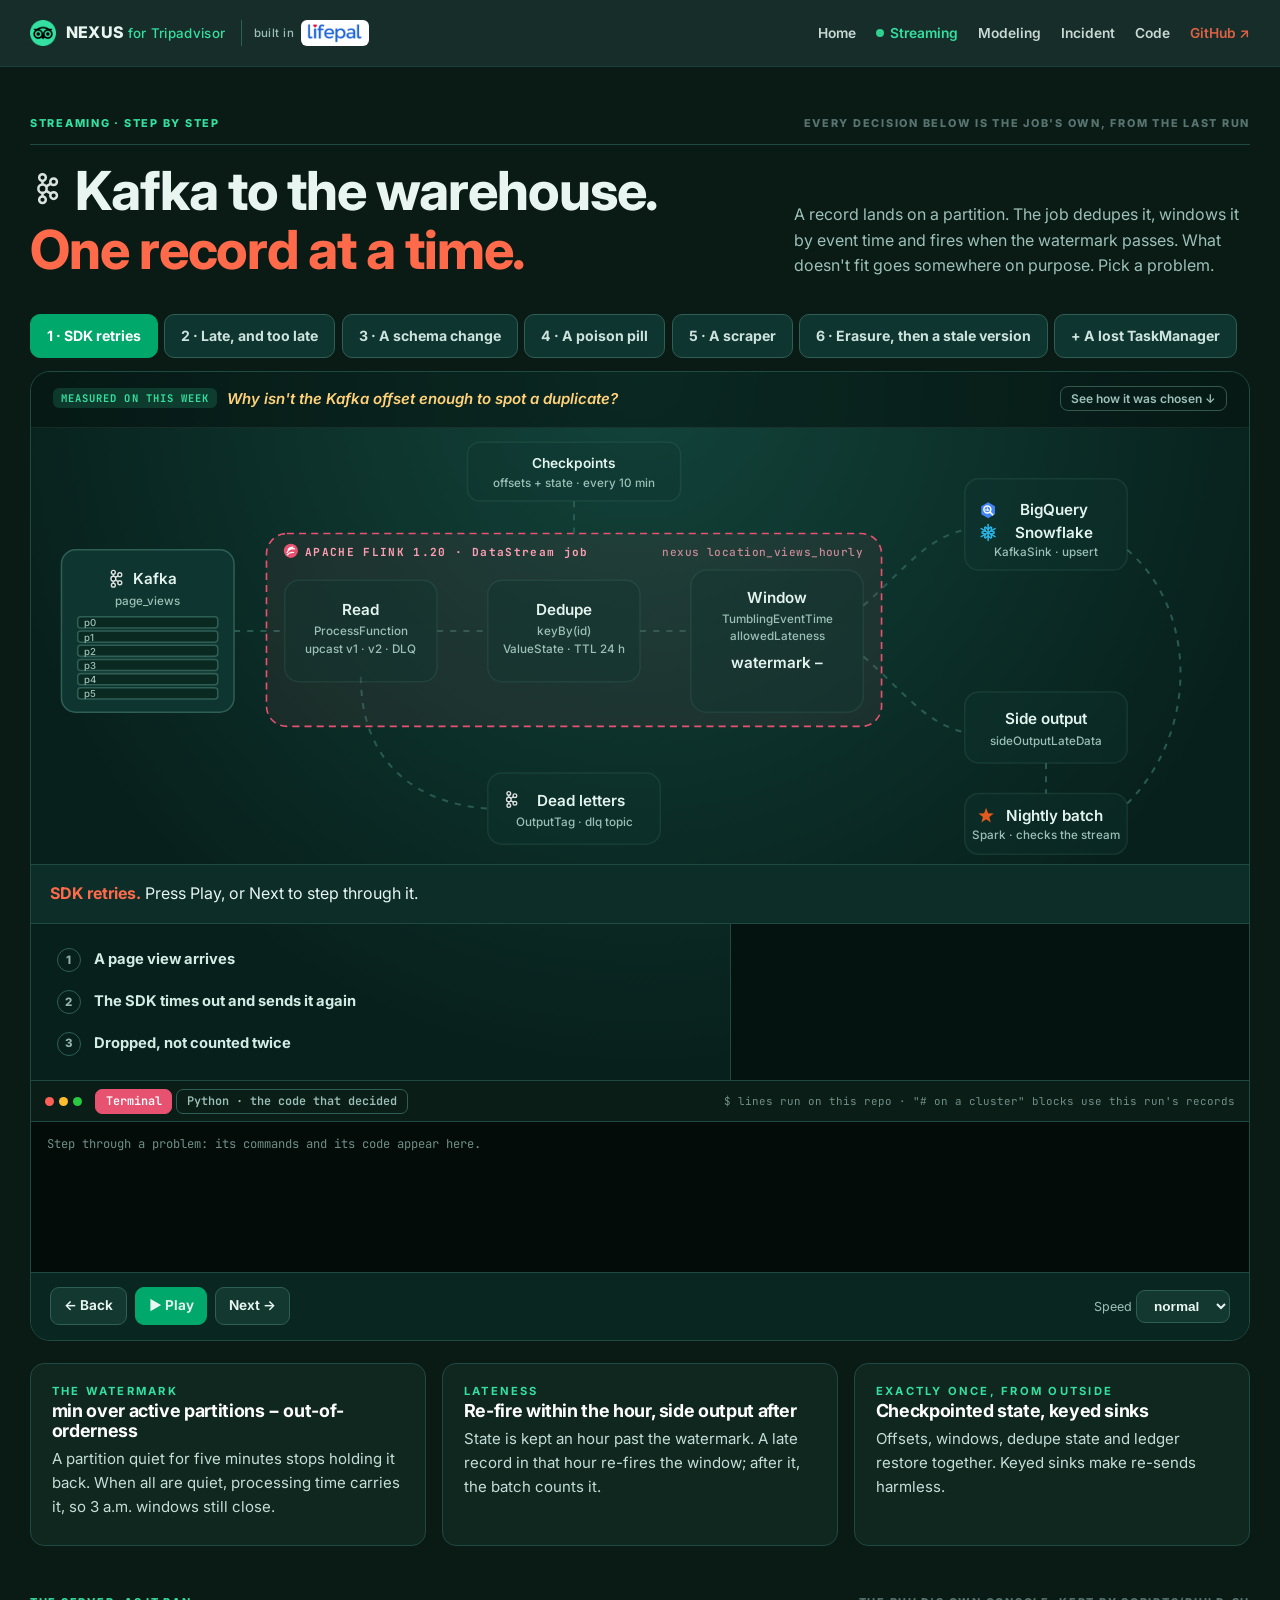
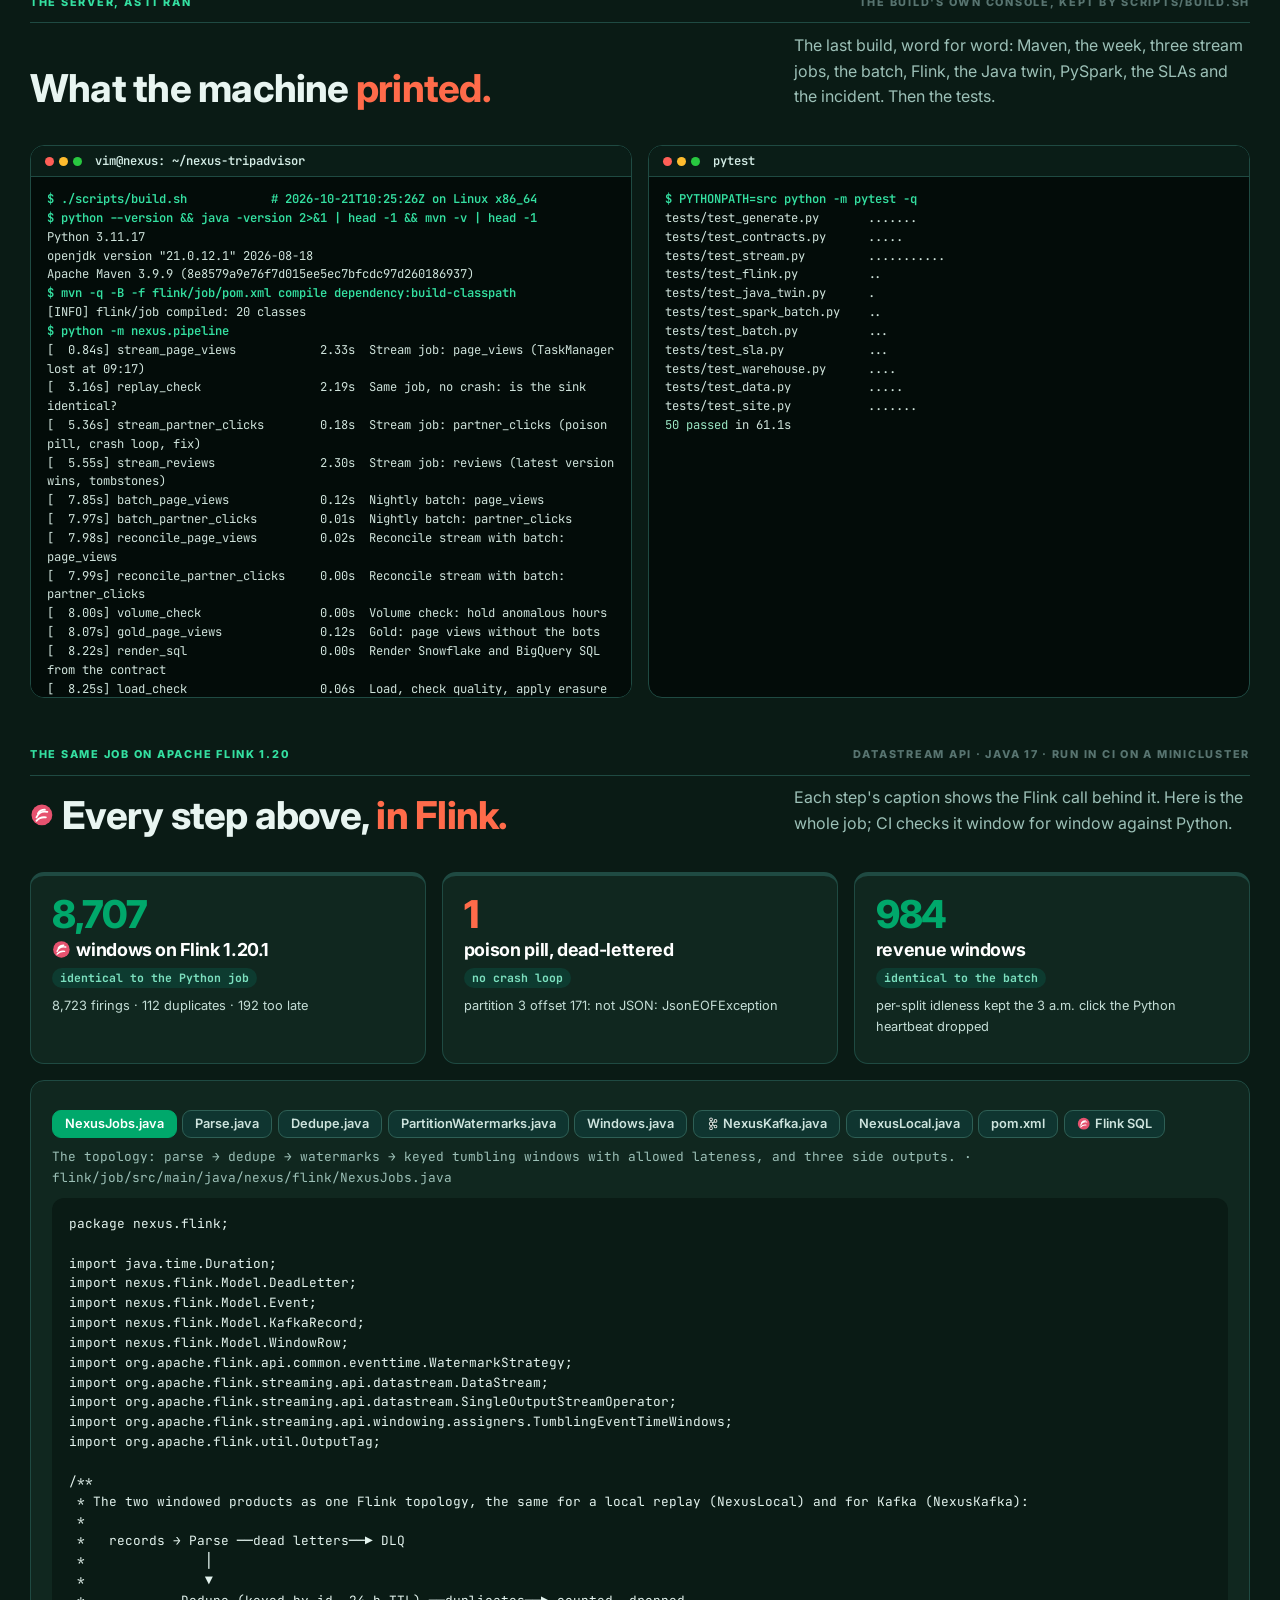
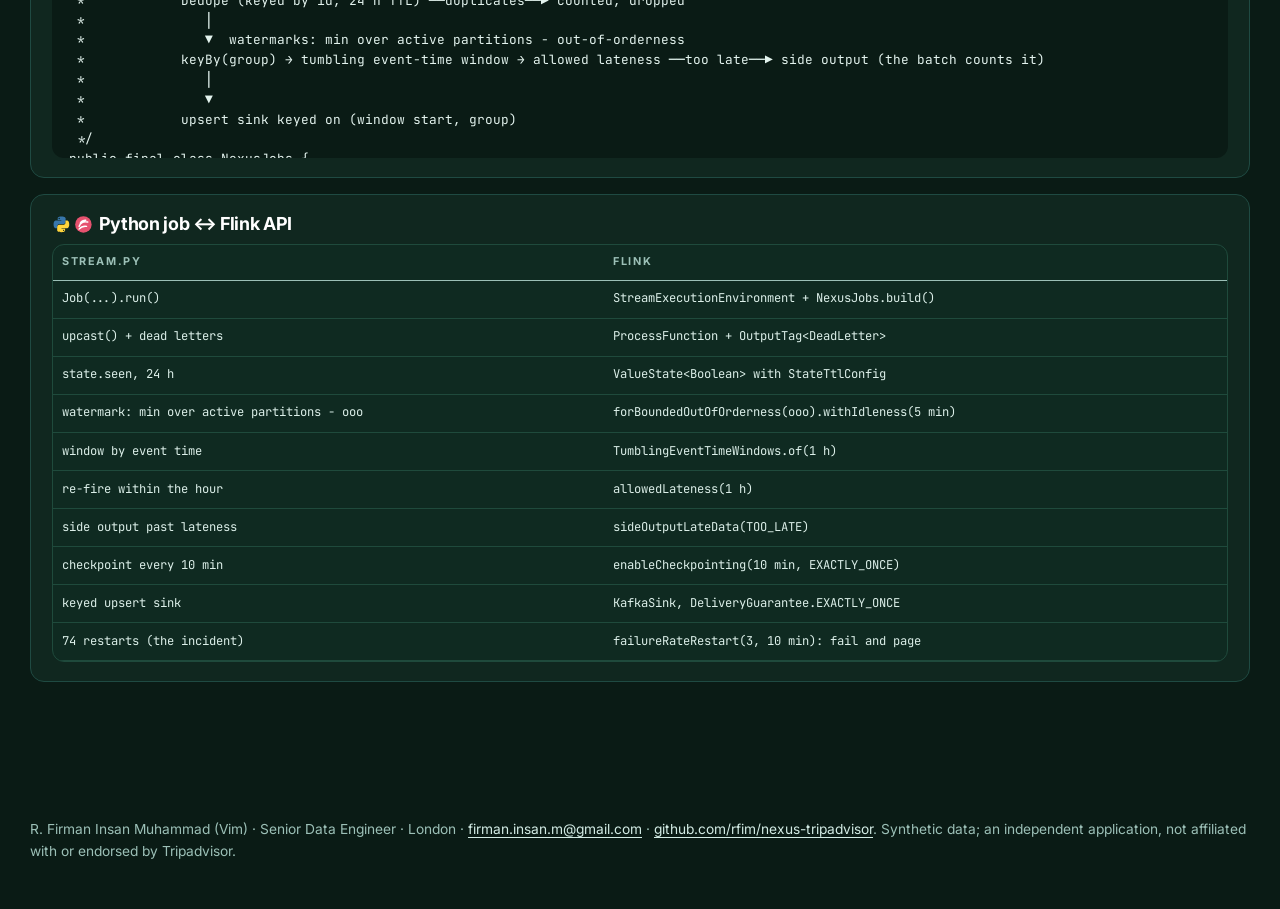
<file: stream.html>
<!doctype html>
<html lang="en-GB">
<head>
<meta charset="utf-8">
<meta name="viewport" content="width=device-width, initial-scale=1">
<title>Streaming &amp; step by step · NEXUS for Tripadvisor</title>
<meta name="description" content="Step through six streaming problems as Kafka records move through an event-time job: retries, late uploads, a schema change, a poison pill, a scraper and an erasure, each decision taken from the run.">
<link rel="icon" href="assets/favicon.png" type="image/png">
<link rel="apple-touch-icon" href="assets/apple-touch-icon.png">
<link rel="preconnect" href="https://fonts.googleapis.com"><link rel="preconnect" href="https://fonts.gstatic.com" crossorigin>
<link href="https://fonts.googleapis.com/css2?family=Inter:wght@300;400;500;600;700;800&family=JetBrains+Mono:wght@400;600&display=swap" rel="stylesheet">
<link rel="stylesheet" href="assets/site.css?v=s1">
<link rel="stylesheet" href="assets/tripadvisor.css?v=e14">
</head>
<body>
<a class="skip" href="#main">Skip to content</a>
<header class="site-header"><div class="shell">
  <a class="brand" href="index.html"><img class="brand-owl" src="assets/tripadvisor-owl.png" alt="" width="26" height="26"><span>NEXUS <small>for Tripadvisor</small></span><span class="built-in"><small>built in</small><span class="logo-chip"><img src="assets/lifepal.png" alt="Lifepal" width="56" height="20"></span></span></a>
  <nav aria-label="Primary">
    <a href="index.html" class="keep">Home</a>
    <a href="stream.html" aria-current="page" class="keep"><span class="live" aria-hidden="true"></span>Streaming</a>
    <a href="governance.html" class="keep">Modeling</a>
    <a href="oncall.html" class="keep">Incident</a>
    <a href="run.html" class="keep">Code</a>
    <a href="https://github.com/rfim/nexus-tripadvisor" class="nav-code keep">GitHub ↗</a>
  </nav>
</div></header>
<main id="main">
<section class="section dark" style="padding-top:3rem">
  <div class="shell">
    <div class="index"><span>Streaming · step by step</span><span>every decision below is the job's own, from the last run</span></div>
    <div class="head"><h2>Kafka to the warehouse. <em>One record at a time.</em></h2>
      <p>A record lands on a partition. The job dedupes it, windows it by event time and fires when the watermark passes. What doesn't fit goes somewhere on purpose. Pick a problem.</p></div>

    <div class="tabs" id="views" role="tablist" aria-label="Which problem"></div>
    <div class="stage" id="stage" data-view="run">
      <div class="choice" id="choice" hidden aria-live="polite"></div>
      <div class="svgwrap"><svg viewBox="0 0 1200 430" role="img" aria-labelledby="stage-title">
        <title id="stage-title">Kafka partitions feed a stream job that reads, de-duplicates and windows records; windows go to Snowflake and BigQuery, late records to a side output the nightly batch counts, and unreadable records to a dead-letter topic.</title>
        <path id="w-kr" class="wire" d="M200 200 L250 200"/>
        <path id="w-rd" class="wire" d="M400 200 L450 200"/>
        <path id="w-dw" class="wire" d="M600 200 L650 200"/>
        <path id="w-ws" class="wire" d="M820 175 C 860 140, 880 110, 920 100"/>
        <path id="w-wl" class="wire" d="M820 225 C 860 260, 880 290, 920 300"/>
        <path id="w-rq" class="wire" d="M325 245 C 325 330, 380 370, 450 375"/>
        <path id="w-lb" class="wire" d="M1000 330 L1000 360"/>
        <path id="w-sb" class="wire" d="M1080 120 C 1150 180, 1150 300, 1080 370"/>

        <g class="node" id="n-kafka" transform="translate(30,120)"><rect width="170" height="160" rx="14"/>
          <use href="#ti-kafka" x="44" y="19" width="19" height="19"/><text x="92" y="34" text-anchor="middle">Kafka</text><text class="sm" x="85" y="54" text-anchor="middle" id="k-topic">topic</text>
          <g id="k-parts"></g></g>
        <g id="flink-frame"><rect x="232" y="104" width="606" height="190" rx="20" class="flink-frame"/>
          <use href="#ti-flink" x="248" y="113" width="16" height="16"/><text x="270" y="126" class="flink-label">APACHE FLINK 1.20 · DataStream job</text>
          <text x="820" y="126" text-anchor="end" class="flink-label dim" id="flink-job">nexus location_views_hourly</text></g>
        <path id="w-ck" class="wire" d="M535 104 L535 72"/>
        <g class="node off" id="n-ckpt" transform="translate(430,14)"><rect width="210" height="58" rx="12"/>
          <text x="105" y="25" text-anchor="middle" style="font-size:13.5px">Checkpoints</text><text class="sm" x="105" y="44" text-anchor="middle">offsets + state · every 10 min</text></g>
        <g class="node off" id="n-read" transform="translate(250,150)"><rect width="150" height="100" rx="14"/>
          <text x="75" y="34" text-anchor="middle">Read</text><text class="sm" x="75" y="54" text-anchor="middle">ProcessFunction</text>
          <text class="sm" x="75" y="72" text-anchor="middle">upcast v1 · v2 · DLQ</text></g>
        <g class="node off" id="n-dedupe" transform="translate(450,150)"><rect width="150" height="100" rx="14"/>
          <text x="75" y="34" text-anchor="middle">Dedupe</text><text class="sm" x="75" y="54" text-anchor="middle">keyBy(id)</text>
          <text class="sm" x="75" y="72" text-anchor="middle">ValueState · TTL 24 h</text></g>
        <g class="node off" id="n-window" transform="translate(650,140)"><rect width="170" height="140" rx="16"/>
          <text x="85" y="32" text-anchor="middle">Window</text><text class="sm" x="85" y="52" text-anchor="middle">TumblingEventTime</text>
          <text class="sm" x="85" y="69" text-anchor="middle">allowedLateness</text>
          <text class="xs" x="85" y="96" text-anchor="middle" id="wm-label">watermark –</text></g>
        <g class="node off" id="n-sink" transform="translate(920,50)"><rect width="160" height="90" rx="14"/>
          <use href="#ti-bigquery" x="14" y="22" width="18" height="18"/><text x="88" y="36" text-anchor="middle">BigQuery</text><use href="#ti-snowflake" x="14" y="44" width="18" height="18"/><text x="88" y="58" text-anchor="middle">Snowflake</text><text class="sm" x="80" y="76" text-anchor="middle">KafkaSink · upsert</text></g>
        <g class="node off" id="n-side" transform="translate(920,260)"><rect width="160" height="70" rx="14"/>
          <text x="80" y="32" text-anchor="middle">Side output</text><text class="sm" x="80" y="52" text-anchor="middle">sideOutputLateData</text></g>
        <g class="node off" id="n-batch" transform="translate(920,360)"><rect width="160" height="60" rx="14"/>
          <use href="#ti-spark" x="12" y="13" width="18" height="18"/><text x="88" y="27" text-anchor="middle">Nightly batch</text><text class="sm" x="80" y="45" text-anchor="middle">Spark · checks the stream</text></g>
        <g class="node off" id="n-dlq" transform="translate(450,340)"><rect width="170" height="70" rx="14"/>
          <use href="#ti-kafka" x="14" y="17" width="18" height="18"/><text x="92" y="32" text-anchor="middle">Dead letters</text><text class="sm" x="85" y="52" text-anchor="middle">OutputTag · dlq topic</text></g>
        <g id="packets"></g>
      </svg></div>
      <div class="caption" id="caption">Pick a problem above, then press Play or step through.</div>
      <div class="stage-ui">
        <ol class="steps-list" id="steps"></ol>
        <div class="wirelog" id="log" aria-live="polite"></div>
      </div>
      <div class="term-wrap"><div class="term-bar"><span class="window-dots"><i></i><i></i><i></i></span><div id="term-tabs">
          <button data-p="term" class="on">Terminal</button><button data-p="py">Python · the code that decided</button></div>
          <span class="term-note">$ lines run on this repo · "# on a cluster" blocks use this run's records</span></div>
        <pre class="term" id="term-out"></pre></div>
      <div class="controls"><button id="prev">← Back</button><button id="play" class="primary">▶ Play</button><button id="next">Next →</button>
        <span class="grow"></span><label>Speed <select id="speed"><option value="1600">calm</option><option value="900" selected>normal</option><option value="450">fast</option></select></label></div>
    </div>
    <div class="grid g3" style="margin-top:1.4rem">
      <div class="card"><div class="kicker" style="color:var(--violet2)">The watermark</div><h3 style="color:#fff">min over active partitions − out-of-orderness</h3><p>A partition quiet for five minutes stops holding it back. When all are quiet, processing time carries it, so 3 a.m. windows still close.</p></div>
      <div class="card"><div class="kicker" style="color:var(--violet2)">Lateness</div><h3 style="color:#fff">Re-fire within the hour, side output after</h3><p>State is kept an hour past the watermark. A late record in that hour re-fires the window; after it, the batch counts it.</p></div>
      <div class="card"><div class="kicker" style="color:var(--violet2)">Exactly once, from outside</div><h3 style="color:#fff">Checkpointed state, keyed sinks</h3><p>Offsets, windows, dedupe state and ledger restore together. Keyed sinks make re-sends harmless.</p></div>
    </div>
    <div class="index" style="margin-top:3rem"><span>The server, as it ran</span><span>the build's own console, kept by scripts/build.sh</span></div>
    <div class="head" style="margin-top:.6rem"><h2 style="font-size:clamp(1.6rem,3vw,2.4rem)">What the machine <em>printed.</em></h2>
      <p>The last build, word for word: Maven, the week, three stream jobs, the batch, Flink, the Java twin, PySpark, the SLAs and the incident. Then the tests.</p></div>
    <div class="grid g2"><div class="term-wrap"><div class="term-bar"><span class="window-dots"><i></i><i></i><i></i></span><b>vim@nexus: ~/nexus-tripadvisor</b></div><pre class="term tall" id="server-log"></pre></div>
      <div class="term-wrap"><div class="term-bar"><span class="window-dots"><i></i><i></i><i></i></span><b>pytest</b></div><pre class="term tall" id="server-tests"></pre></div></div>

    <div class="index" style="margin-top:3rem"><span>The same job on Apache Flink 1.20</span><span>DataStream API · Java 17 · run in CI on a MiniCluster</span></div>
    <div class="head" style="margin-top:.6rem"><h2 style="font-size:clamp(1.6rem,3vw,2.4rem)">Every step above, <em>in Flink.</em></h2>
      <p>Each step's caption shows the Flink call behind it. Here is the whole job; CI checks it window for window against Python.</p></div>
    <div class="grid g3" id="flink-tiles"></div>
    <div class="card" style="margin-top:1rem"><div class="sqltabs" id="flink-tabs"></div><div class="mono" id="flink-why" style="font-size:.8rem;color:#9cc0b7;margin:.2rem 0 .6rem"></div><pre id="flink-code" style="max-height:560px;overflow:auto"></pre></div>
    <div class="card" style="margin-top:1rem"><h3 style="color:#fff;margin-bottom:.6rem">Python job ↔ Flink API</h3><div id="flink-map"></div></div>
  </div>
</section>
</main>
<footer><div class="shell">
  <p>R. Firman Insan Muhammad (Vim) · Senior Data Engineer · London · <a href="mailto:firman.insan.m@gmail.com">firman.insan.m@gmail.com</a> · <a href="https://github.com/rfim/nexus-tripadvisor">github.com/rfim/nexus-tripadvisor</a>. Synthetic data; an independent application, not affiliated with or endorsed by Tripadvisor.</p>
</div></footer>
<script src="assets/common.js"></script>
<script src="assets/choice.js?v=e14"></script>
<script src="assets/flink.js"></script>
<script src="assets/stream.js?v=e14"></script>
<script>NXFlink.mount({ tabs: "flink-tabs", why: "flink-why", code: "flink-code", tiles: "flink-tiles", map: "flink-map" });</script>
<script src="assets/icons.js?v=e14"></script>
</body></html>
</file>
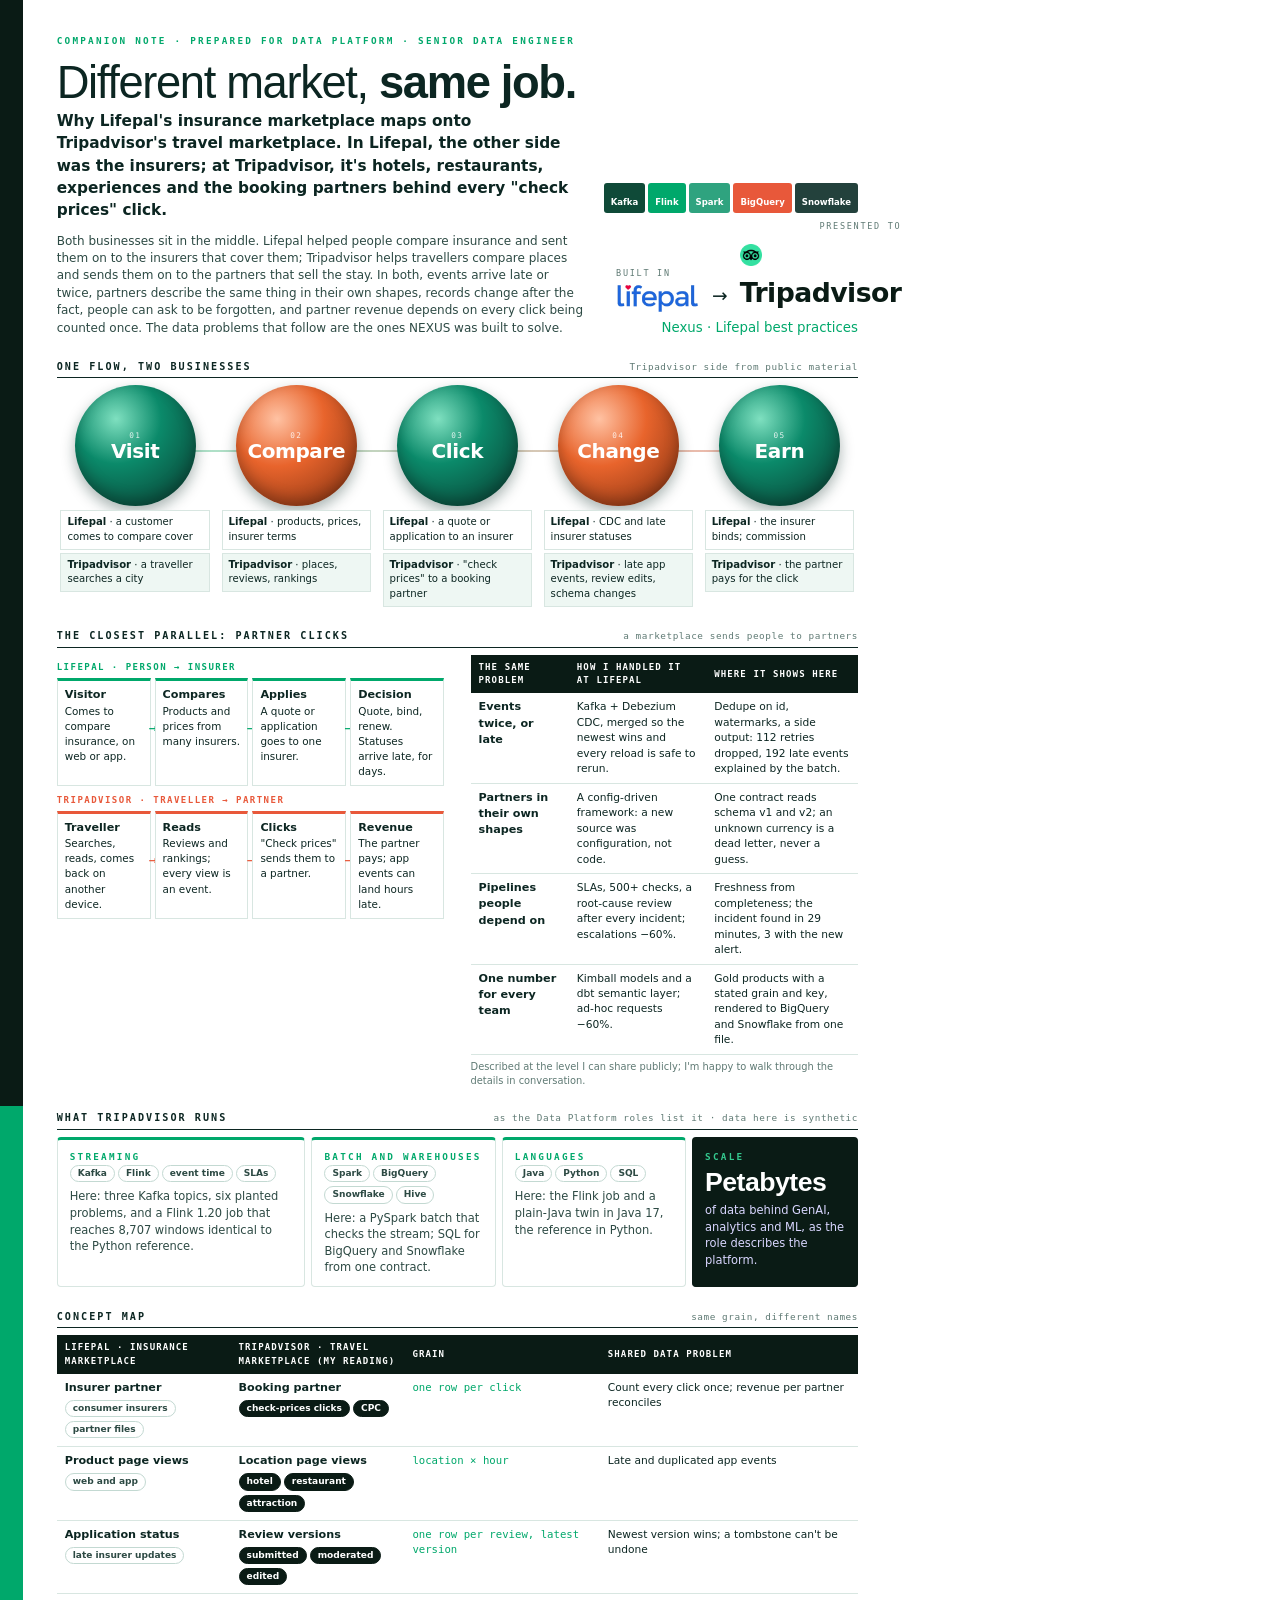
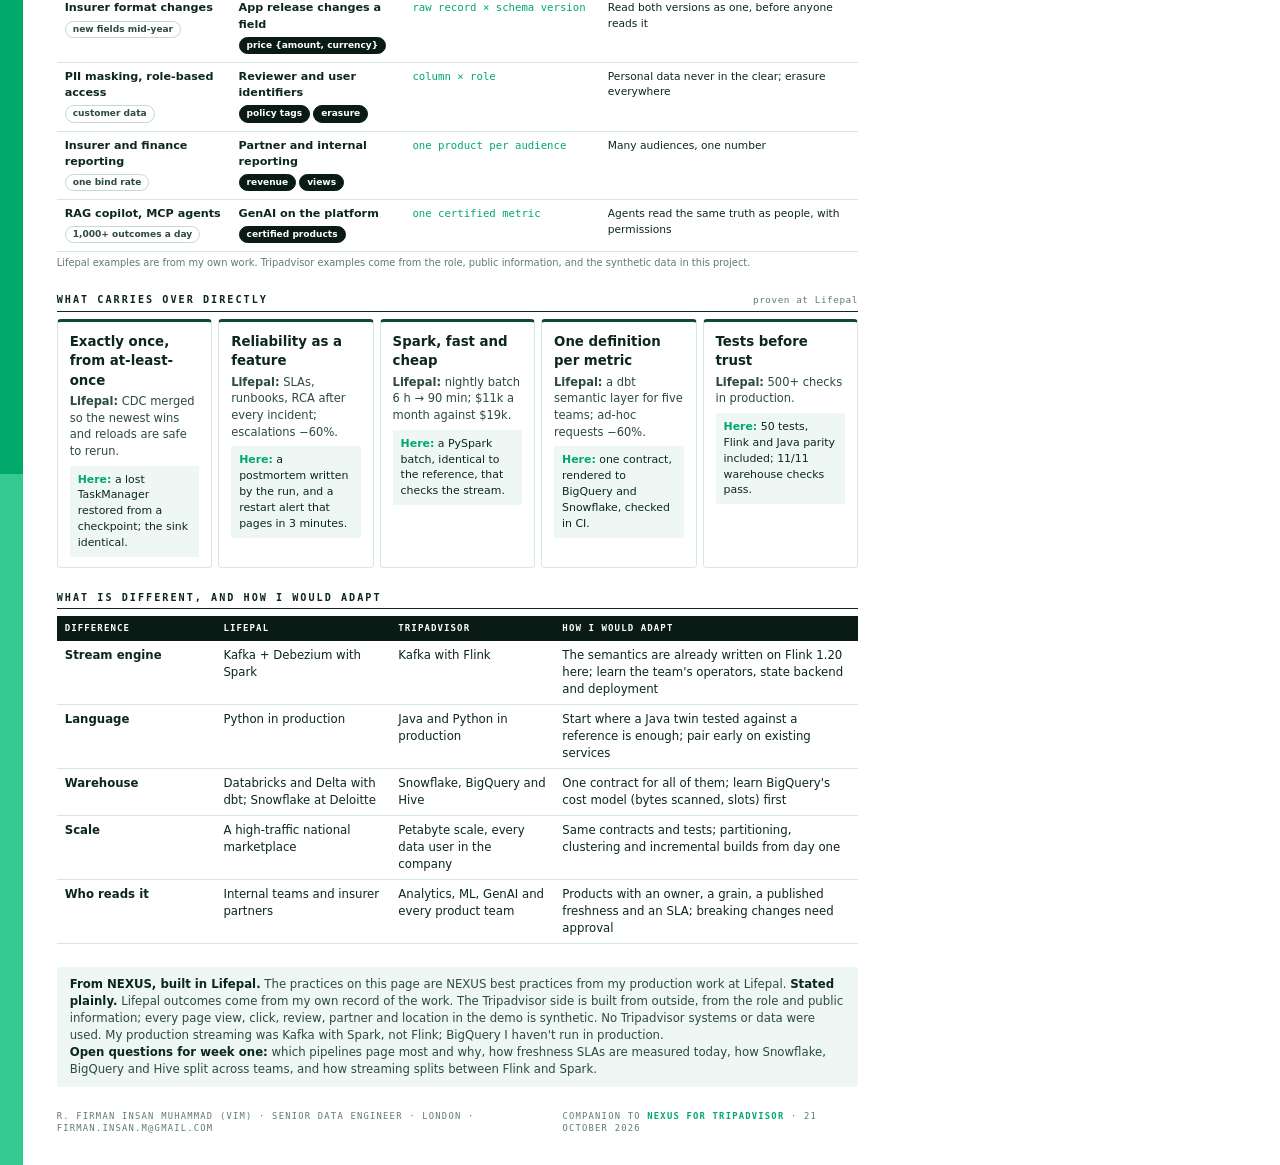
<file: docs/pdf-src/companion.html>
<!doctype html><html lang="en"><head><meta charset="utf-8"><title>Nexus for Tripadvisor · Companion note</title><link rel="stylesheet" href="style.css"><style>@page{margin:0}
body{width:238mm;position:relative}
body::before{content:"";position:absolute;left:0;top:0;bottom:0;width:6mm;background:linear-gradient(180deg,var(--navy) 0 40%,var(--violet) 40% 75%,var(--violet2) 75% 100%)}
.page{padding:9mm 11mm 8mm 15mm}
.top{display:grid;grid-template-columns:1fr 64mm;gap:8mm;align-items:end}
.top h1{font-size:34pt;line-height:1.05;margin:3mm 0 1mm}
.top .tl{font-size:11.5pt;font-weight:800}
.top p{font-size:9pt;color:var(--ink2);margin-top:3mm}
.sec{margin-top:6mm}
.map td{font-size:8pt}
.map td:first-child,.map td:nth-child(2){width:46mm}
.b2bt td{width:auto!important}.b2bt td:first-child{width:26mm!important}
.map td b{display:block;font-size:8.4pt;margin-bottom:2px}
.carry{display:grid;grid-template-columns:repeat(5,1fr);gap:6px}
.b2b{display:grid;grid-template-columns:1fr 1fr;gap:7mm}
.lane{display:grid;grid-template-columns:repeat(4,1fr);gap:4px;margin-top:4px}
.lane div{border:1px solid var(--line);border-top:3px solid var(--violet);padding:6px 7px;font-size:7.8pt;background:#fff;position:relative}
.lane div:not(:last-child)::after{content:"→";position:absolute;right:-8px;top:38%;color:var(--violet);font-weight:800}
.lane div b{display:block;font-size:8.4pt}
.lane.ta div{border-top-color:var(--pink)}
.lane.ta div:not(:last-child)::after{color:var(--pink)}
.who{font-family:var(--mono);font-size:6.8pt;letter-spacing:.16em;text-transform:uppercase;font-weight:700;margin-top:6px}
.ints{display:grid;grid-template-columns:1.35fr 1fr 1fr .9fr;gap:6px}
.ints .card{border-top-color:var(--violet)}
.ints .card:nth-child(4){background:var(--navy);color:#fff;border-color:var(--navy)}
.ints .card:nth-child(4) p{color:#d9d6ff}
</style></head><body><div class="page">

<div class="kicker">Companion note · prepared for Data Platform · Senior Data Engineer</div>
<div class="top">
  <div>
    <h1>Different market, <b>same job.</b></h1>
    <div class="tl">Why Lifepal's insurance marketplace maps onto Tripadvisor's travel marketplace. In Lifepal, the other side was the insurers; at Tripadvisor, it's hotels, restaurants, experiences and the booking partners behind every "check prices" click.</div>
    <p>Both businesses sit in the middle. Lifepal helped people compare insurance and sent them on to the insurers that cover them; Tripadvisor helps travellers compare places and sends them on to the partners that sell the stay. In both, events arrive late or twice, partners describe the same thing in their own shapes, records change after the fact, people can ask to be forgotten, and partner revenue depends on every click being counted once. The data problems that follow are the ones NEXUS was built to solve.</p>
  </div>
  <div>
    <div class="tiles"><span>Kafka</span><span>Flink</span><span>Spark</span><span>BigQuery</span><span>Snowflake</span></div>
    <div class="built"><div><div class="k2">Built in</div><img src="lifepal.png" alt="Lifepal"></div><span class="arrow">→</span><div><div class="k2" style="text-align:right">Presented to</div><span class="codat"><img src="tripadvisor-owl.png" alt="" style="height:22px;display:inline;vertical-align:-3px;margin-right:4px">Tripadvisor</span></div></div>
    <div class="k2" style="margin-top:5px;text-align:right;color:var(--violet)">Nexus · Lifepal best practices</div>
  </div>
</div>

<div class="sec"><div class="sh"><b>One flow, two businesses</b><i>Tripadvisor side from public material</i></div>
  <div class="spheres" style="grid-template-columns:repeat(5,1fr)">
    <div class="sph"><div class="ball"><small>01</small><b>Visit</b></div><div class="lbl"><b>Lifepal</b> · a customer comes to compare cover</div><div class="lbl c"><b>Tripadvisor</b> · a traveller searches a city</div></div>
    <div class="sph"><div class="ball"><small>02</small><b>Compare</b></div><div class="lbl"><b>Lifepal</b> · products, prices, insurer terms</div><div class="lbl c"><b>Tripadvisor</b> · places, reviews, rankings</div></div>
    <div class="sph"><div class="ball"><small>03</small><b>Click</b></div><div class="lbl"><b>Lifepal</b> · a quote or application to an insurer</div><div class="lbl c"><b>Tripadvisor</b> · "check prices" to a booking partner</div></div>
    <div class="sph"><div class="ball"><small>04</small><b>Change</b></div><div class="lbl"><b>Lifepal</b> · CDC and late insurer statuses</div><div class="lbl c"><b>Tripadvisor</b> · late app events, review edits, schema changes</div></div>
    <div class="sph"><div class="ball"><small>05</small><b>Earn</b></div><div class="lbl"><b>Lifepal</b> · the insurer binds; commission</div><div class="lbl c"><b>Tripadvisor</b> · the partner pays for the click</div></div>
  </div>
</div>

<div class="sec"><div class="sh"><b>The closest parallel: partner clicks</b><i>a marketplace sends people to partners</i></div>
  <div class="b2b">
    <div>
      <div class="who" style="color:var(--violet)">Lifepal · person → insurer</div>
      <div class="lane">
        <div><b>Visitor</b>Comes to compare insurance, on web or app.</div>
        <div><b>Compares</b>Products and prices from many insurers.</div>
        <div><b>Applies</b>A quote or application goes to one insurer.</div>
        <div><b>Decision</b>Quote, bind, renew. Statuses arrive late, for days.</div>
      </div>
      <div class="who" style="color:var(--pink);margin-top:8px">Tripadvisor · traveller → partner</div>
      <div class="lane ta">
        <div><b>Traveller</b>Searches, reads, comes back on another device.</div>
        <div><b>Reads</b>Reviews and rankings; every view is an event.</div>
        <div><b>Clicks</b>"Check prices" sends them to a partner.</div>
        <div><b>Revenue</b>The partner pays; app events can land hours late.</div>
      </div>
    </div>
    <div>
      <table class="map b2bt">
        <tr><th>The same problem</th><th>How I handled it at Lifepal</th><th>Where it shows here</th></tr>
        <tr><td><b>Events twice, or late</b></td><td>Kafka + Debezium CDC, merged so the newest wins and every reload is safe to rerun.</td><td>Dedupe on id, watermarks, a side output: 112 retries dropped, 192 late events explained by the batch.</td></tr>
        <tr><td><b>Partners in their own shapes</b></td><td>A config-driven framework: a new source was configuration, not code.</td><td>One contract reads schema v1 and v2; an unknown currency is a dead letter, never a guess.</td></tr>
        <tr><td><b>Pipelines people depend on</b></td><td>SLAs, 500+ checks, a root-cause review after every incident; escalations −60%.</td><td>Freshness from completeness; the incident found in 29 minutes, 3 with the new alert.</td></tr>
        <tr><td><b>One number for every team</b></td><td>Kimball models and a dbt semantic layer; ad-hoc requests −60%.</td><td>Gold products with a stated grain and key, rendered to BigQuery and Snowflake from one file.</td></tr>
      </table>
      <p class="src" style="margin-top:5px">Described at the level I can share publicly; I'm happy to walk through the details in conversation.</p>
    </div>
  </div>
</div>

<div class="sec"><div class="sh"><b>What Tripadvisor runs</b><i>as the Data Platform roles list it · data here is synthetic</i></div>
  <div class="ints">
    <div class="card"><div class="kicker">Streaming</div><p><span class="chip">Kafka</span><span class="chip">Flink</span><span class="chip">event time</span><span class="chip">SLAs</span></p><p style="margin-top:4px">Here: three Kafka topics, six planted problems, and a Flink 1.20 job that reaches 8,707 windows identical to the Python reference.</p></div>
    <div class="card"><div class="kicker">Batch and warehouses</div><p><span class="chip">Spark</span><span class="chip">BigQuery</span><span class="chip">Snowflake</span><span class="chip">Hive</span></p><p style="margin-top:4px">Here: a PySpark batch that checks the stream; SQL for BigQuery and Snowflake from one contract.</p></div>
    <div class="card"><div class="kicker">Languages</div><p><span class="chip">Java</span><span class="chip">Python</span><span class="chip">SQL</span></p><p style="margin-top:4px">Here: the Flink job and a plain-Java twin in Java 17, the reference in Python.</p></div>
    <div class="card"><div class="kicker" style="color:var(--violet2)">Scale</div><div class="big" style="color:#fff;font-size:20pt">Petabytes</div><p>of data behind GenAI, analytics and ML, as the role describes the platform.</p></div>
  </div>
</div>

<div class="sec"><div class="sh"><b>Concept map</b><i>same grain, different names</i></div>
  <table class="map">
    <tr><th>Lifepal · insurance marketplace</th><th>Tripadvisor · travel marketplace (my reading)</th><th>Grain</th><th>Shared data problem</th></tr>
    <tr><td><b>Insurer partner</b><span class="chip">consumer insurers</span><span class="chip">partner files</span></td><td><b>Booking partner</b><span class="chip dark">check-prices clicks</span><span class="chip dark">CPC</span></td><td class="g">one row per click</td><td>Count every click once; revenue per partner reconciles</td></tr>
    <tr><td><b>Product page views</b><span class="chip">web and app</span></td><td><b>Location page views</b><span class="chip dark">hotel</span><span class="chip dark">restaurant</span><span class="chip dark">attraction</span></td><td class="g">location × hour</td><td>Late and duplicated app events</td></tr>
    <tr><td><b>Application status</b><span class="chip">late insurer updates</span></td><td><b>Review versions</b><span class="chip dark">submitted</span><span class="chip dark">moderated</span><span class="chip dark">edited</span></td><td class="g">one row per review, latest version</td><td>Newest version wins; a tombstone can't be undone</td></tr>
    <tr><td><b>Insurer format changes</b><span class="chip">new fields mid-year</span></td><td><b>App release changes a field</b><span class="chip dark">price {amount, currency}</span></td><td class="g">raw record × schema version</td><td>Read both versions as one, before anyone reads it</td></tr>
    <tr><td><b>PII masking, role-based access</b><span class="chip">customer data</span></td><td><b>Reviewer and user identifiers</b><span class="chip dark">policy tags</span><span class="chip dark">erasure</span></td><td class="g">column × role</td><td>Personal data never in the clear; erasure everywhere</td></tr>
    <tr><td><b>Insurer and finance reporting</b><span class="chip">one bind rate</span></td><td><b>Partner and internal reporting</b><span class="chip dark">revenue</span><span class="chip dark">views</span></td><td class="g">one product per audience</td><td>Many audiences, one number</td></tr>
    <tr><td><b>RAG copilot, MCP agents</b><span class="chip">1,000+ outcomes a day</span></td><td><b>GenAI on the platform</b><span class="chip dark">certified products</span></td><td class="g">one certified metric</td><td>Agents read the same truth as people, with permissions</td></tr>
  </table>
  <p class="src">Lifepal examples are from my own work. Tripadvisor examples come from the role, public information, and the synthetic data in this project.</p>
</div>

<div class="sec"><div class="sh"><b>What carries over directly</b><i>proven at Lifepal</i></div>
  <div class="carry">
    <div class="card"><h3>Exactly once, from at-least-once</h3><p><b>Lifepal:</b> CDC merged so the newest wins and reloads are safe to rerun.</p><div class="here"><b>Here:</b> a lost TaskManager restored from a checkpoint; the sink identical.</div></div>
    <div class="card"><h3>Reliability as a feature</h3><p><b>Lifepal:</b> SLAs, runbooks, RCA after every incident; escalations −60%.</p><div class="here"><b>Here:</b> a postmortem written by the run, and a restart alert that pages in 3 minutes.</div></div>
    <div class="card"><h3>Spark, fast and cheap</h3><p><b>Lifepal:</b> nightly batch 6 h → 90 min; $11k a month against $19k.</p><div class="here"><b>Here:</b> a PySpark batch, identical to the reference, that checks the stream.</div></div>
    <div class="card"><h3>One definition per metric</h3><p><b>Lifepal:</b> a dbt semantic layer for five teams; ad-hoc requests −60%.</p><div class="here"><b>Here:</b> one contract, rendered to BigQuery and Snowflake, checked in CI.</div></div>
    <div class="card"><h3>Tests before trust</h3><p><b>Lifepal:</b> 500+ checks in production.</p><div class="here"><b>Here:</b> 50 tests, Flink and Java parity included; 11/11 warehouse checks pass.</div></div>
  </div>
</div>

<div class="sec"><div class="sh"><b>What is different, and how I would adapt</b><i></i></div>
  <table>
    <tr><th>Difference</th><th>Lifepal</th><th>Tripadvisor</th><th>How I would adapt</th></tr>
    <tr><td class="k">Stream engine</td><td>Kafka + Debezium with Spark</td><td>Kafka with Flink</td><td>The semantics are already written on Flink 1.20 here; learn the team's operators, state backend and deployment</td></tr>
    <tr><td class="k">Language</td><td>Python in production</td><td>Java and Python in production</td><td>Start where a Java twin tested against a reference is enough; pair early on existing services</td></tr>
    <tr><td class="k">Warehouse</td><td>Databricks and Delta with dbt; Snowflake at Deloitte</td><td>Snowflake, BigQuery and Hive</td><td>One contract for all of them; learn BigQuery's cost model (bytes scanned, slots) first</td></tr>
    <tr><td class="k">Scale</td><td>A high-traffic national marketplace</td><td>Petabyte scale, every data user in the company</td><td>Same contracts and tests; partitioning, clustering and incremental builds from day one</td></tr>
    <tr><td class="k">Who reads it</td><td>Internal teams and insurer partners</td><td>Analytics, ML, GenAI and every product team</td><td>Products with an owner, a grain, a published freshness and an SLA; breaking changes need approval</td></tr>
  </table>
</div>

<div class="sec plain"><b>From NEXUS, built in Lifepal.</b> The practices on this page are NEXUS best practices from my production work at Lifepal. <b>Stated plainly.</b> Lifepal outcomes come from my own record of the work. The Tripadvisor side is built from outside, from the role and public information; every page view, click, review, partner and location in the demo is synthetic. No Tripadvisor systems or data were used. My production streaming was Kafka with Spark, not Flink; BigQuery I haven't run in production.<br><b>Open questions for week one:</b> which pipelines page most and why, how freshness SLAs are measured today, how Snowflake, BigQuery and Hive split across teams, and how streaming splits between Flink and Spark.</div>
<div class="sec footline"><span>R. Firman Insan Muhammad (Vim) · Senior Data Engineer · London · firman.insan.m@gmail.com</span><span>Companion to <b>Nexus for Tripadvisor</b> · 21 October 2026</span></div>
</div></body></html>
</file>
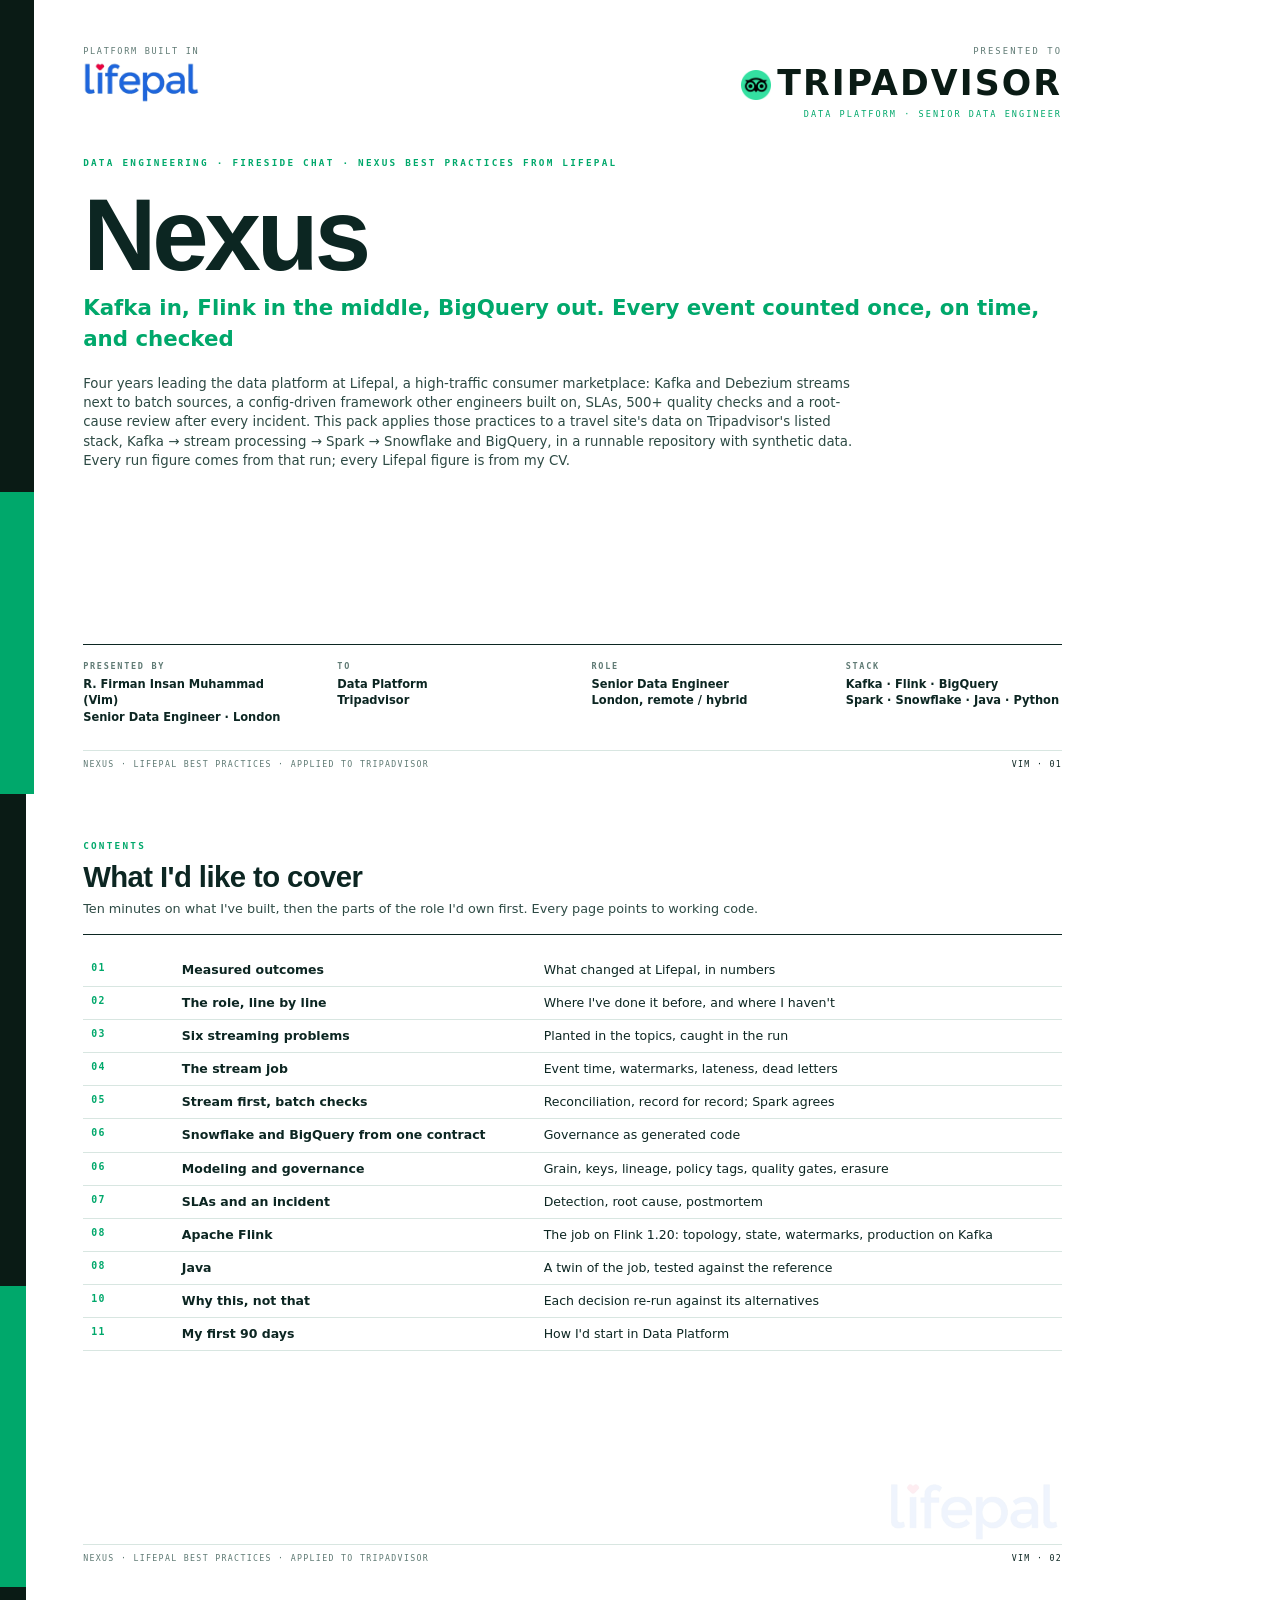
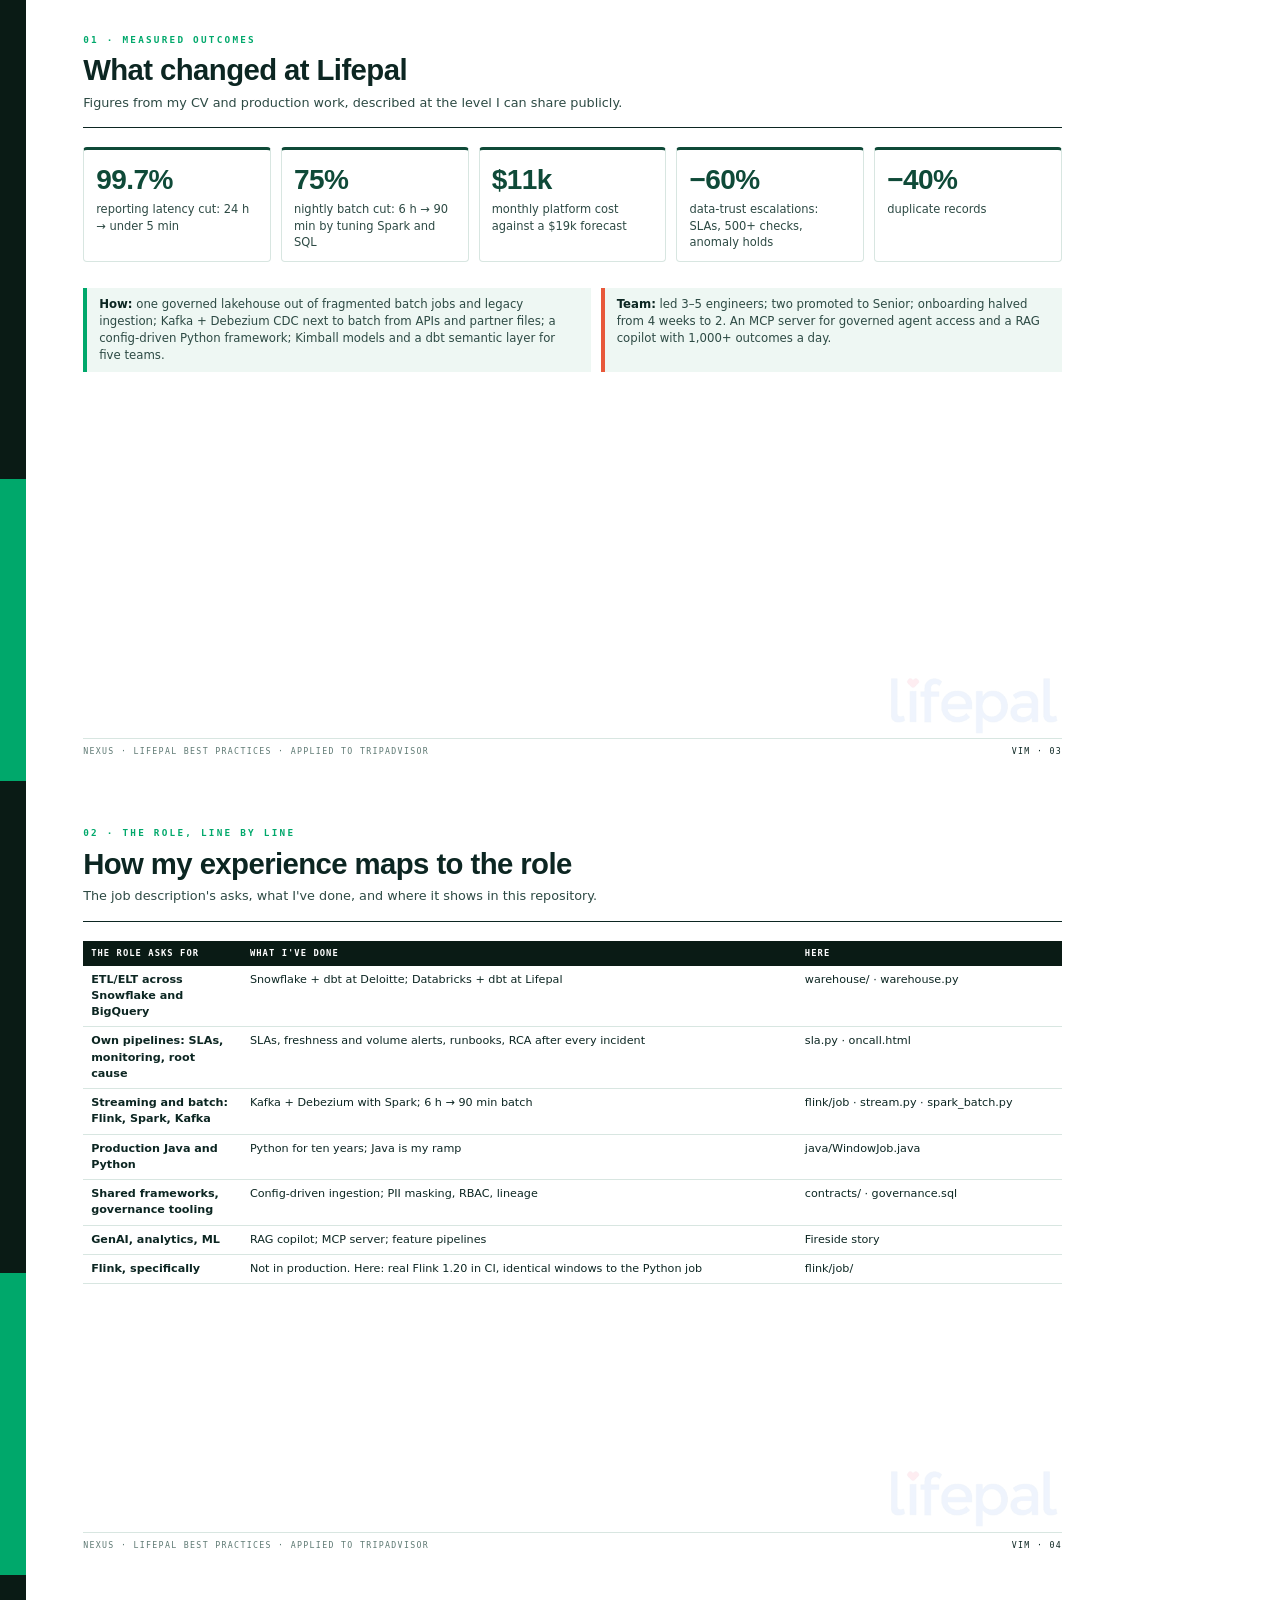
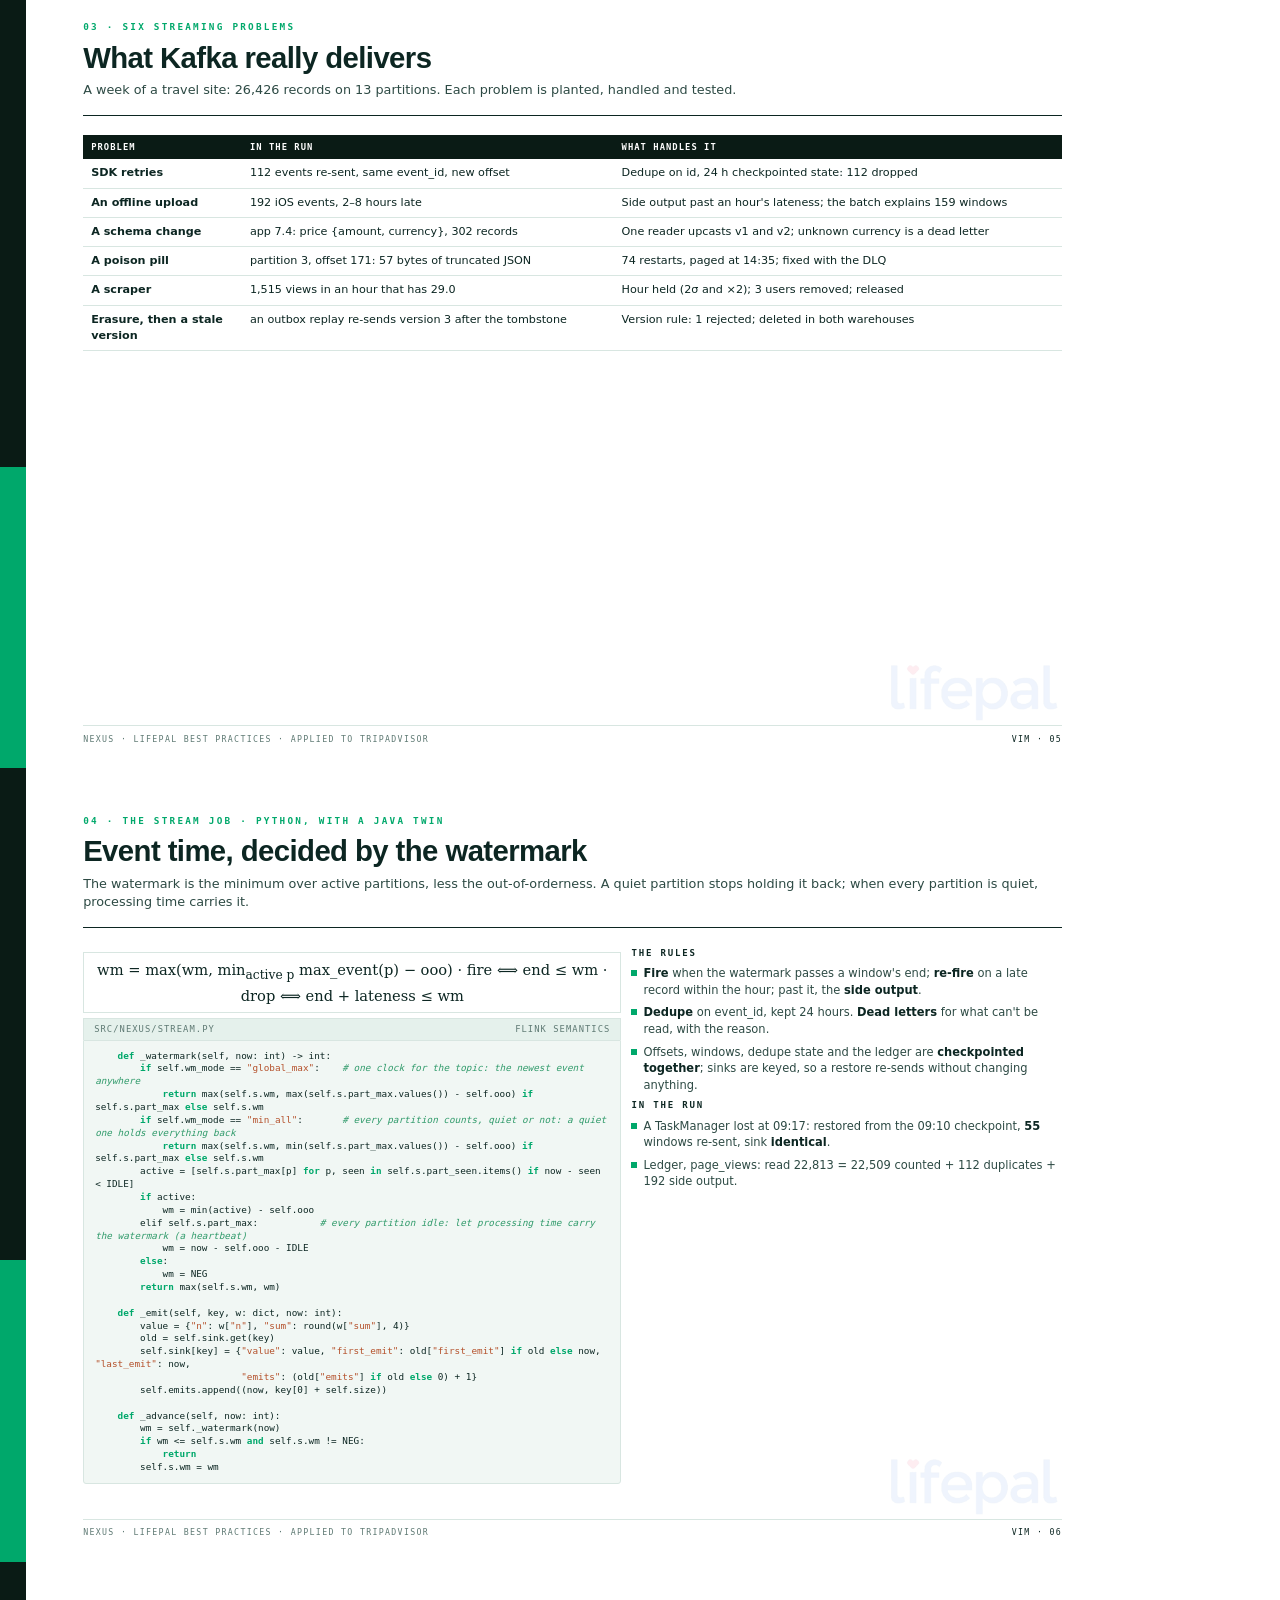
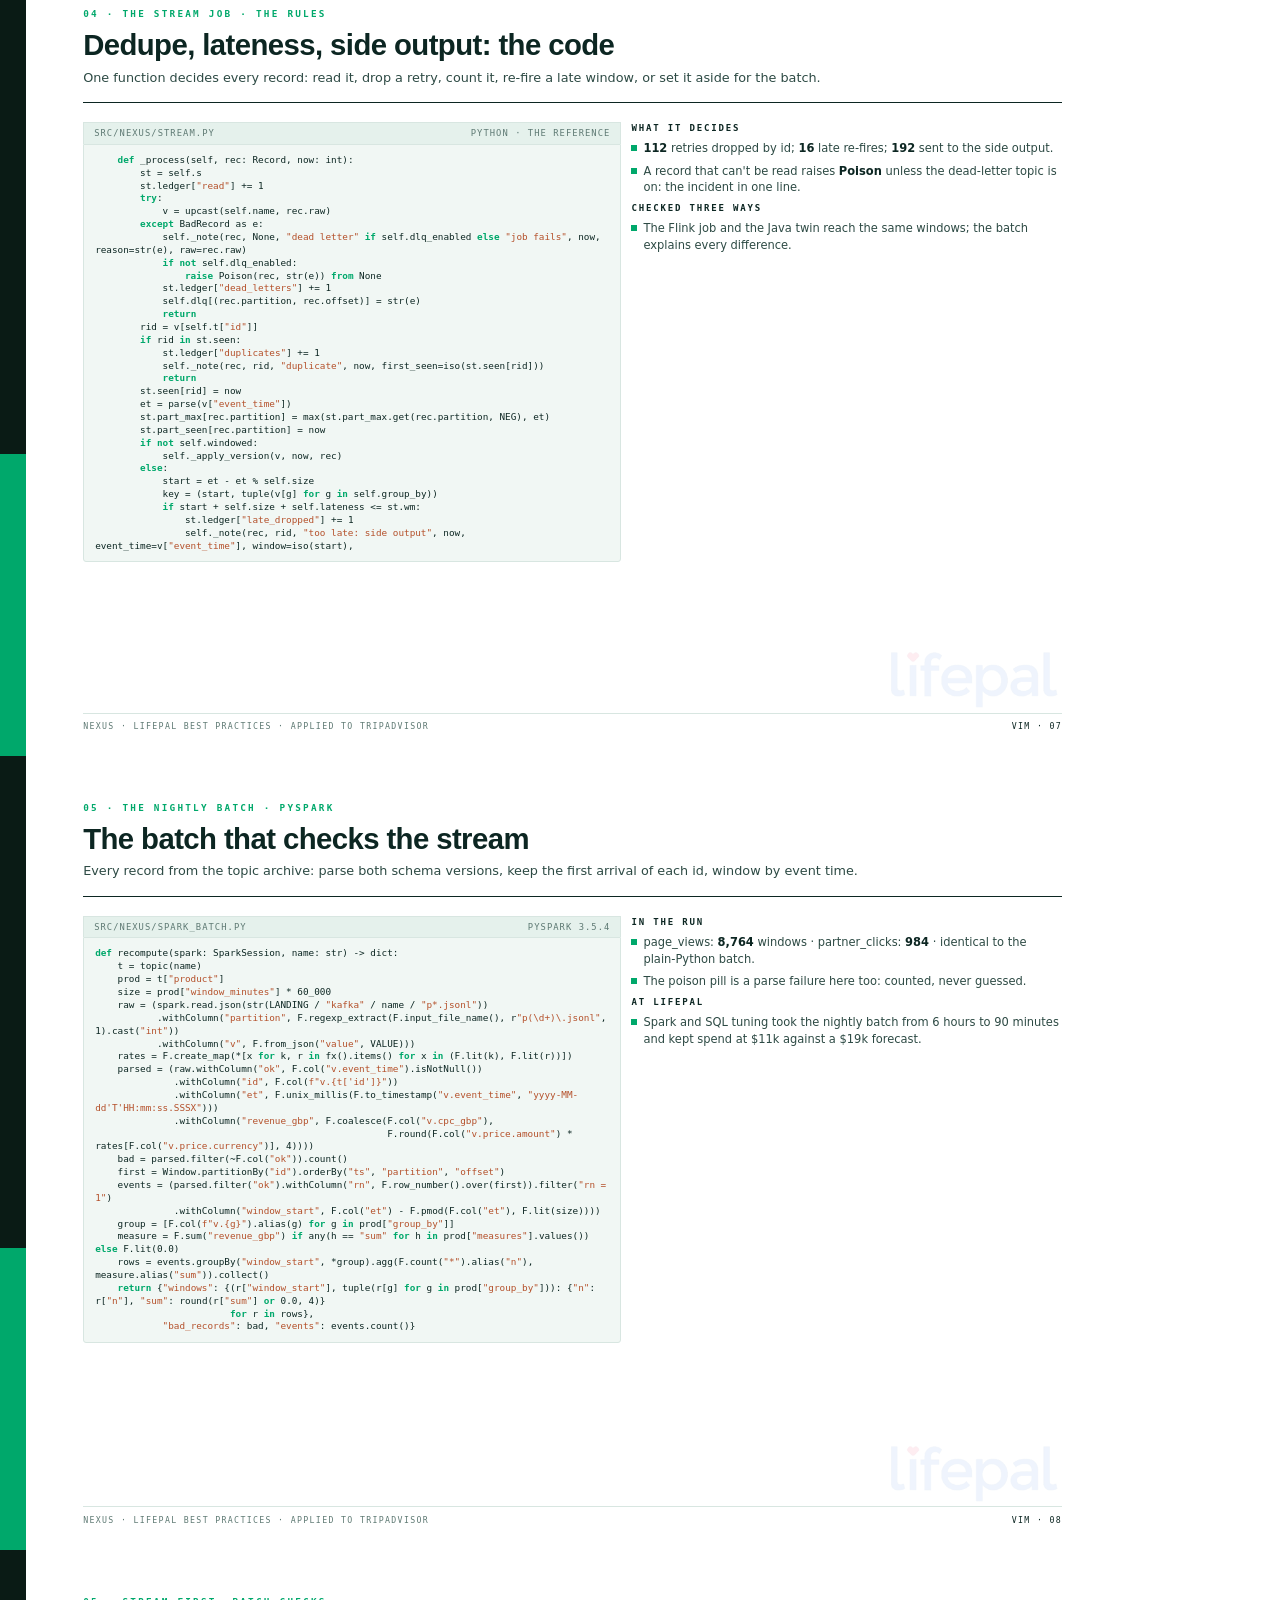
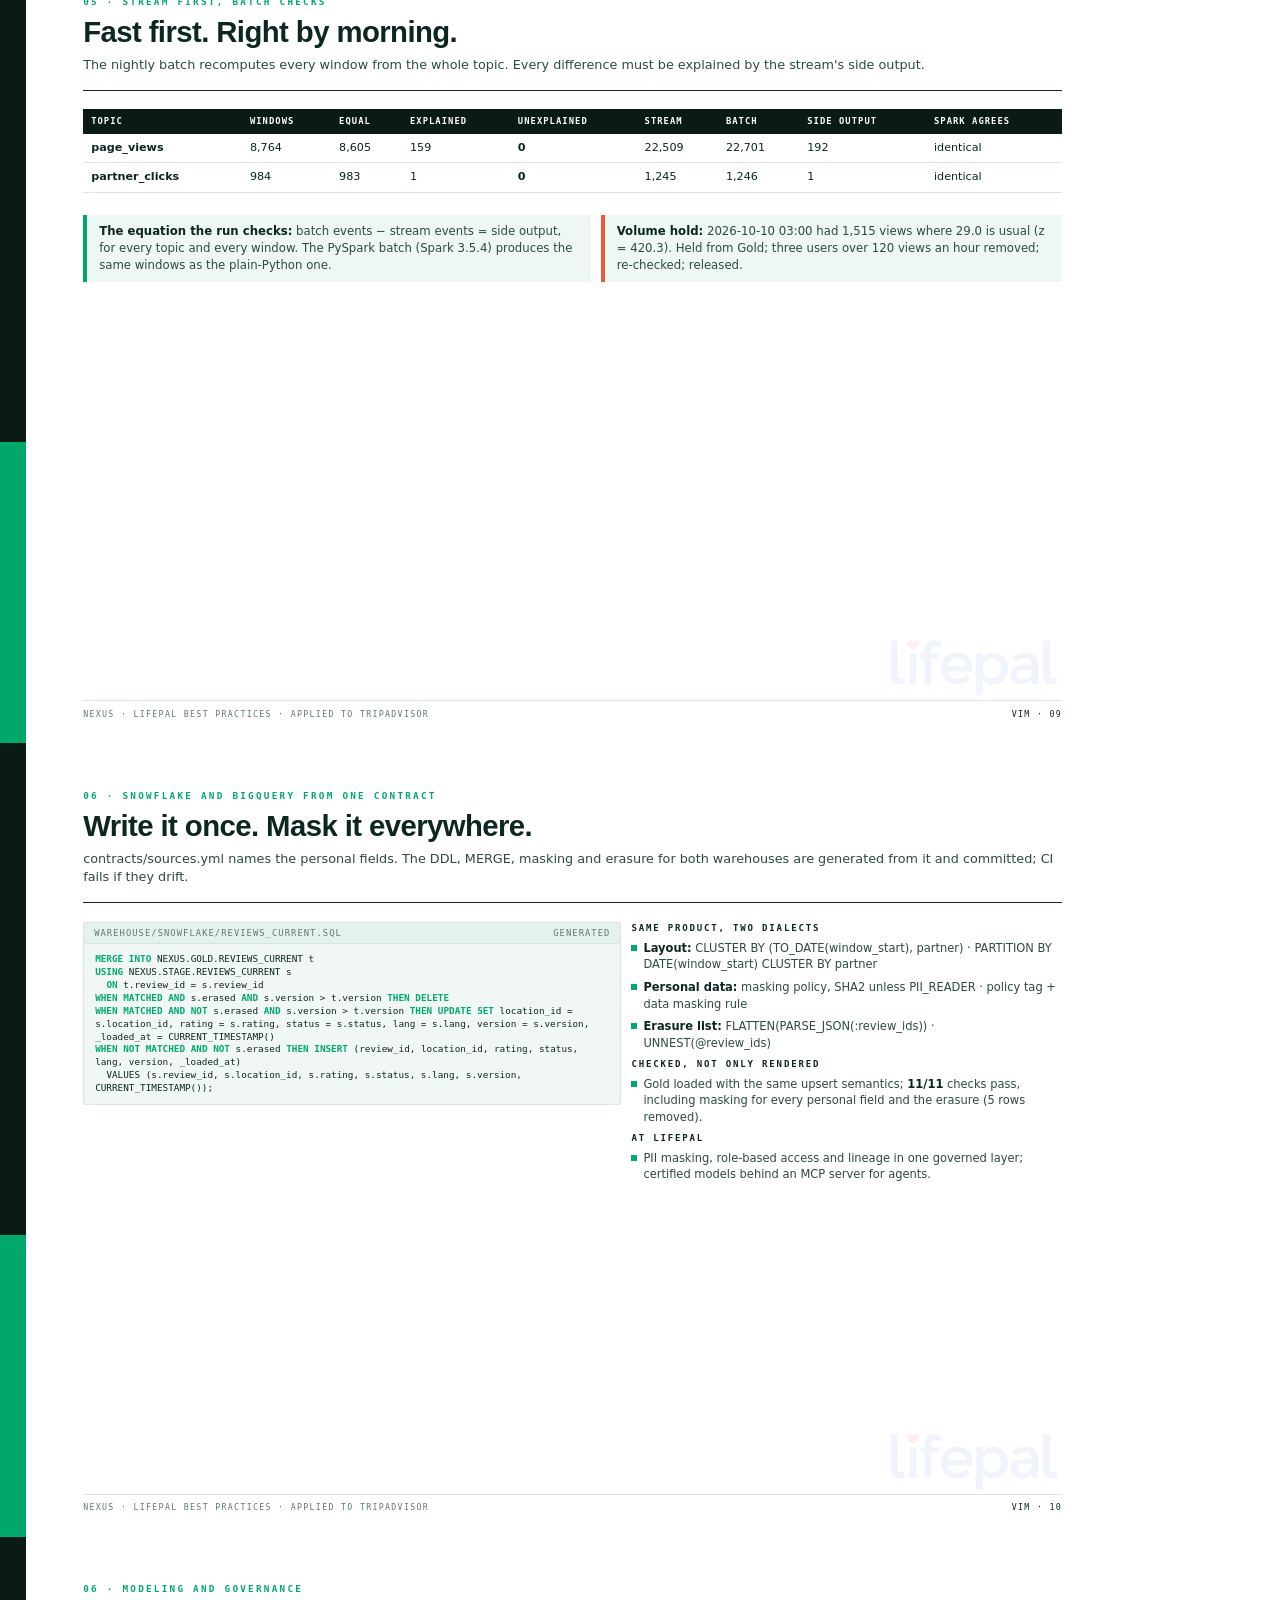
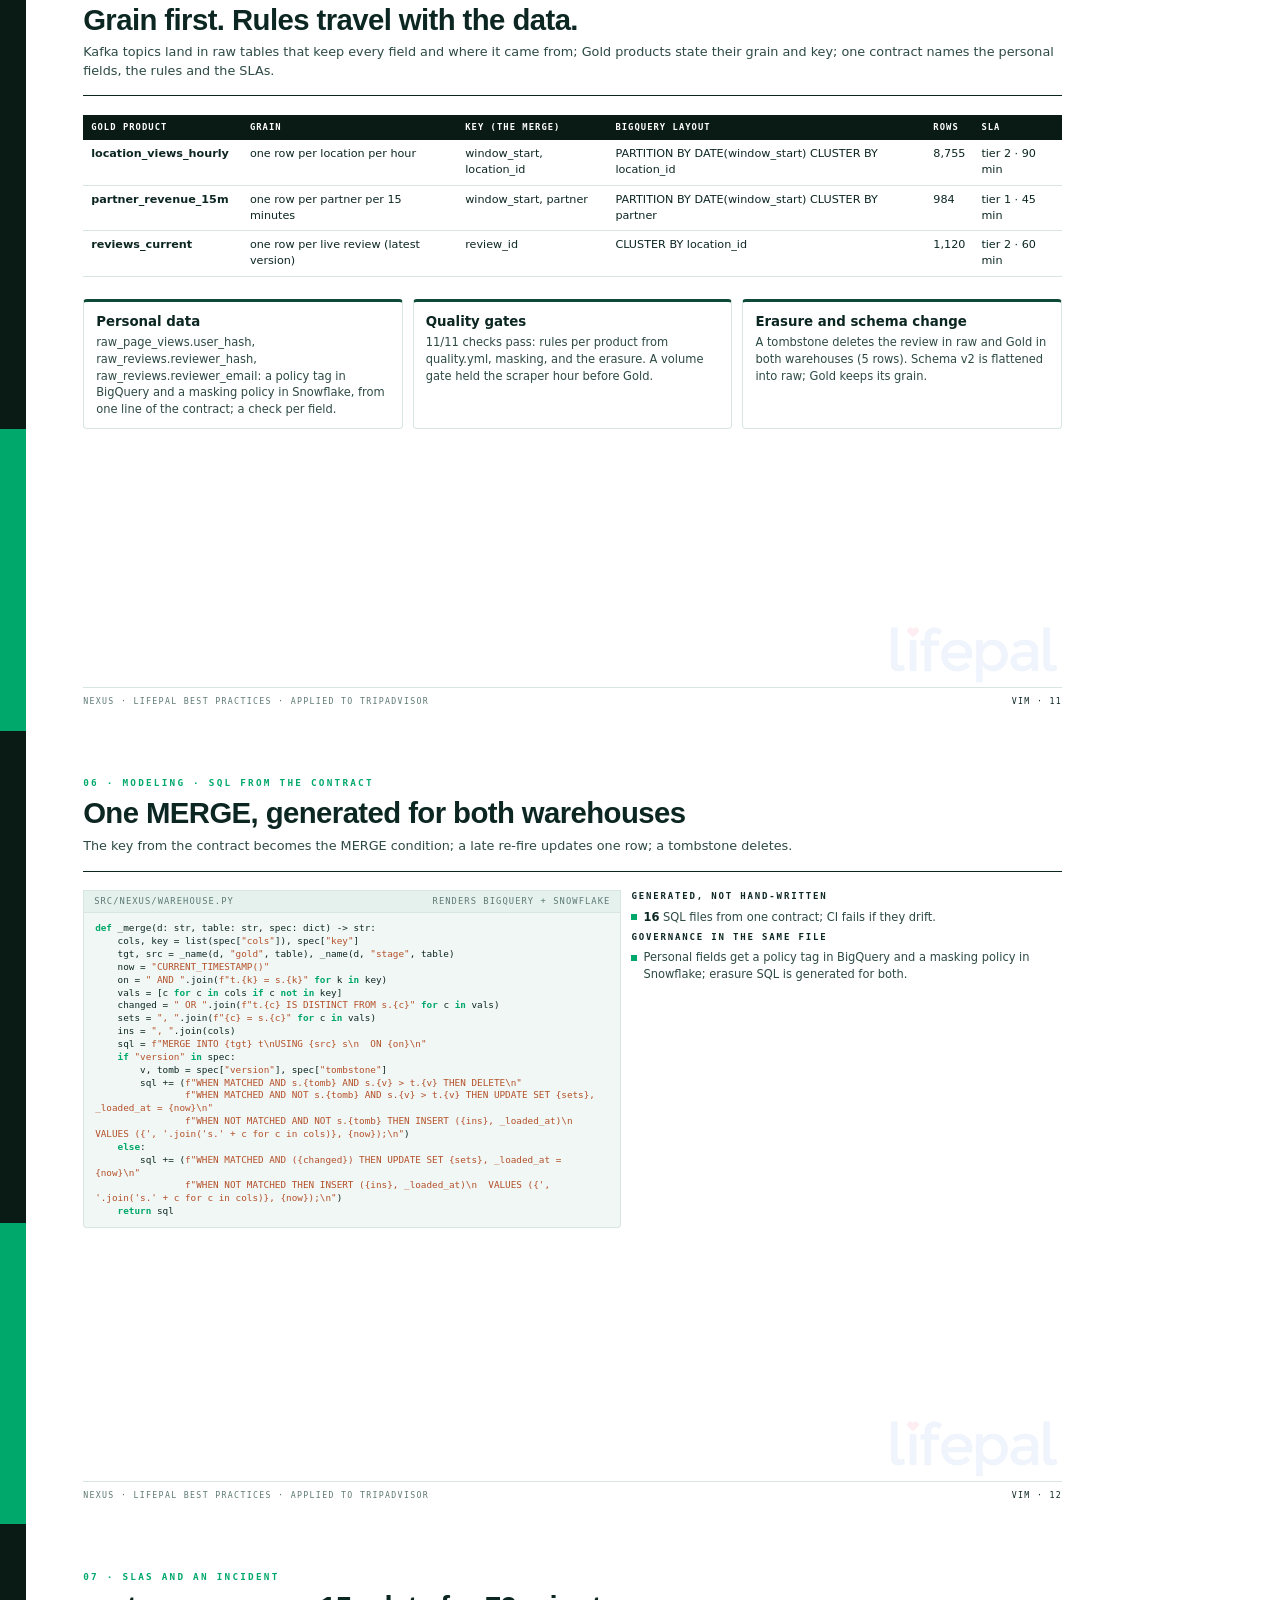
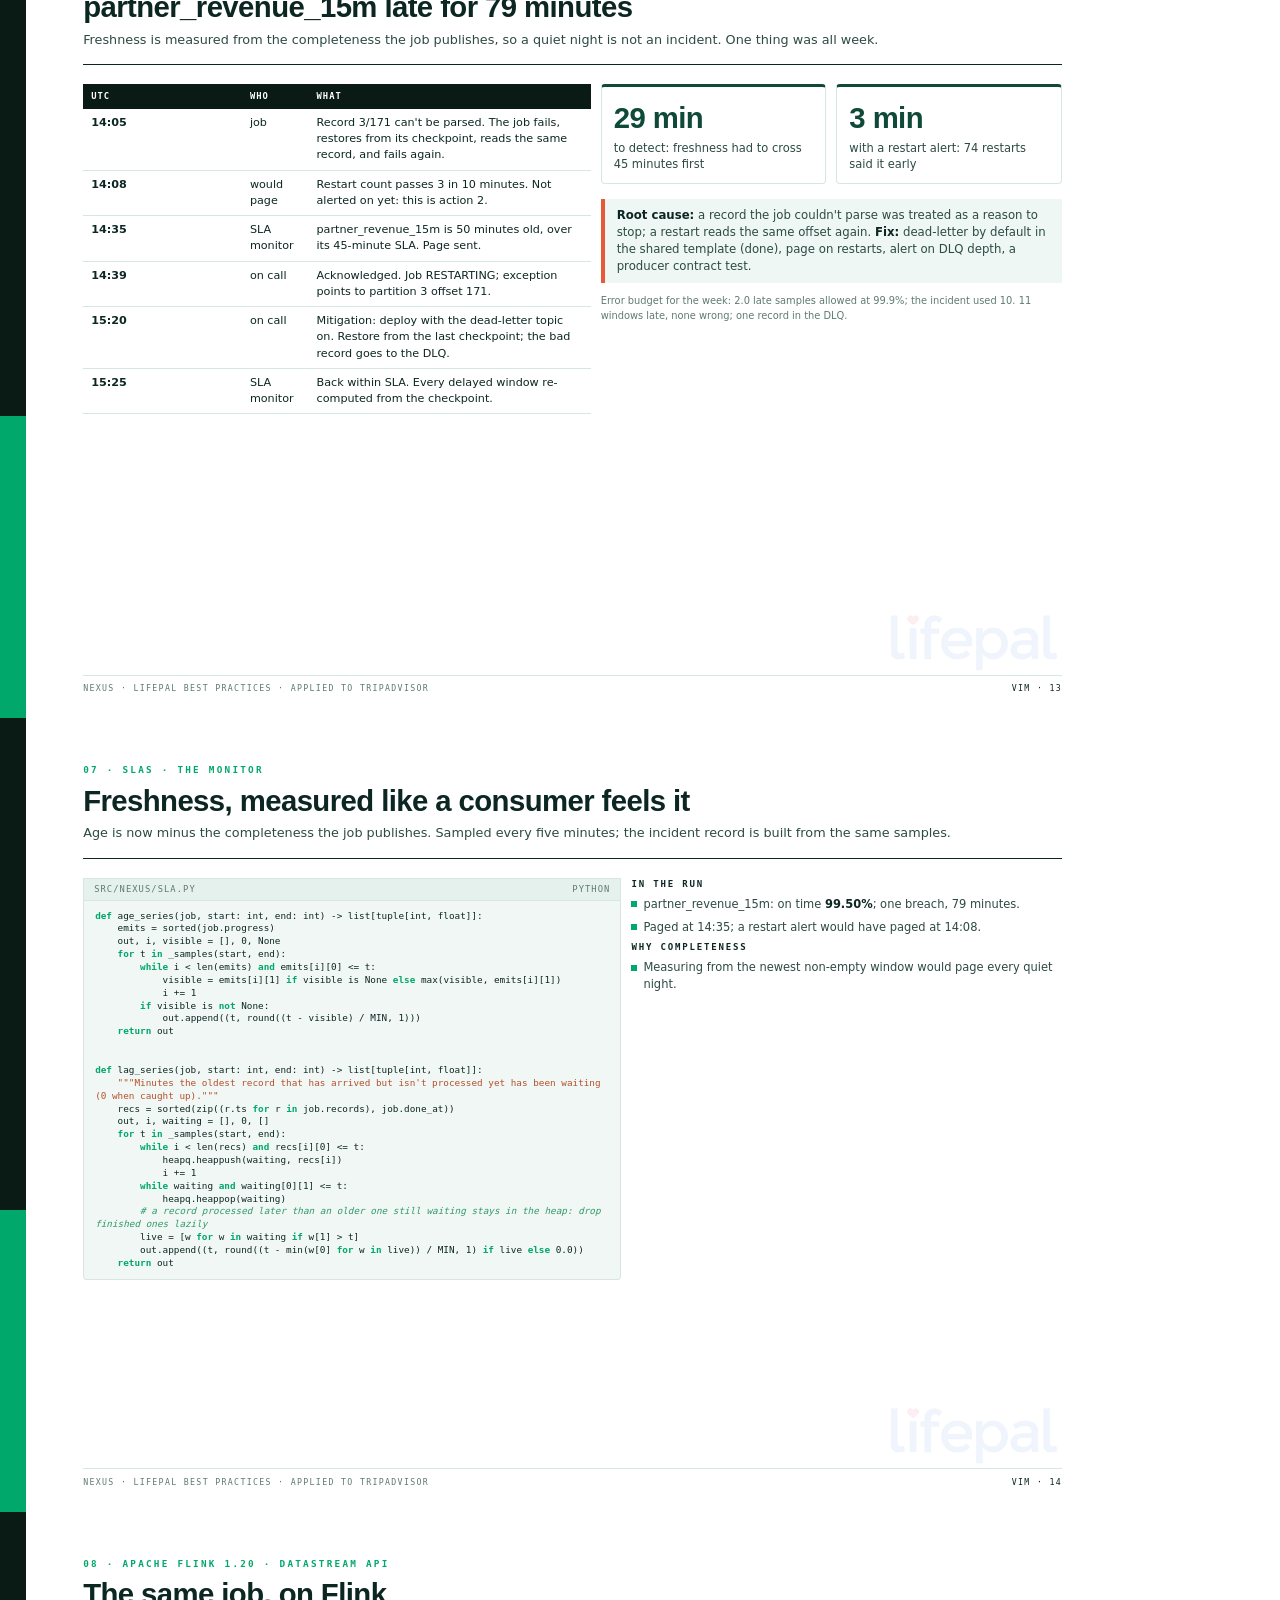
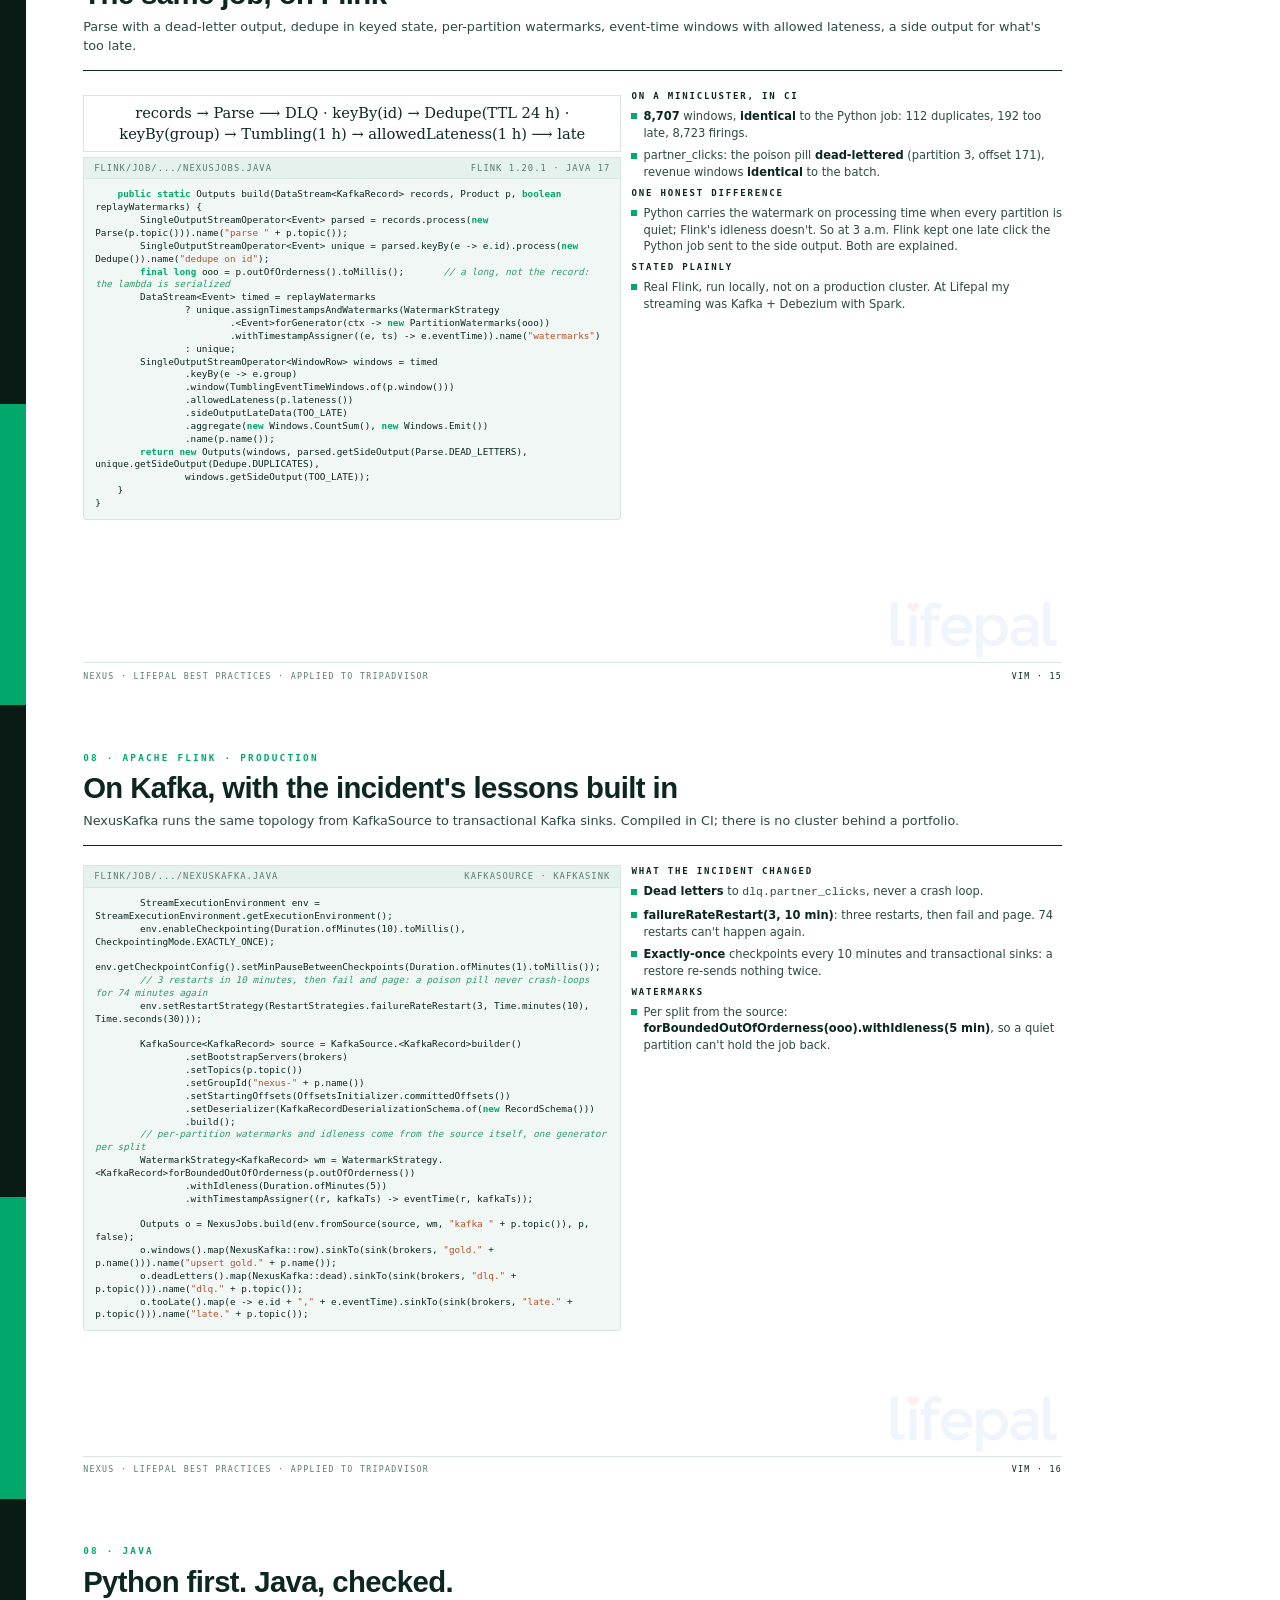
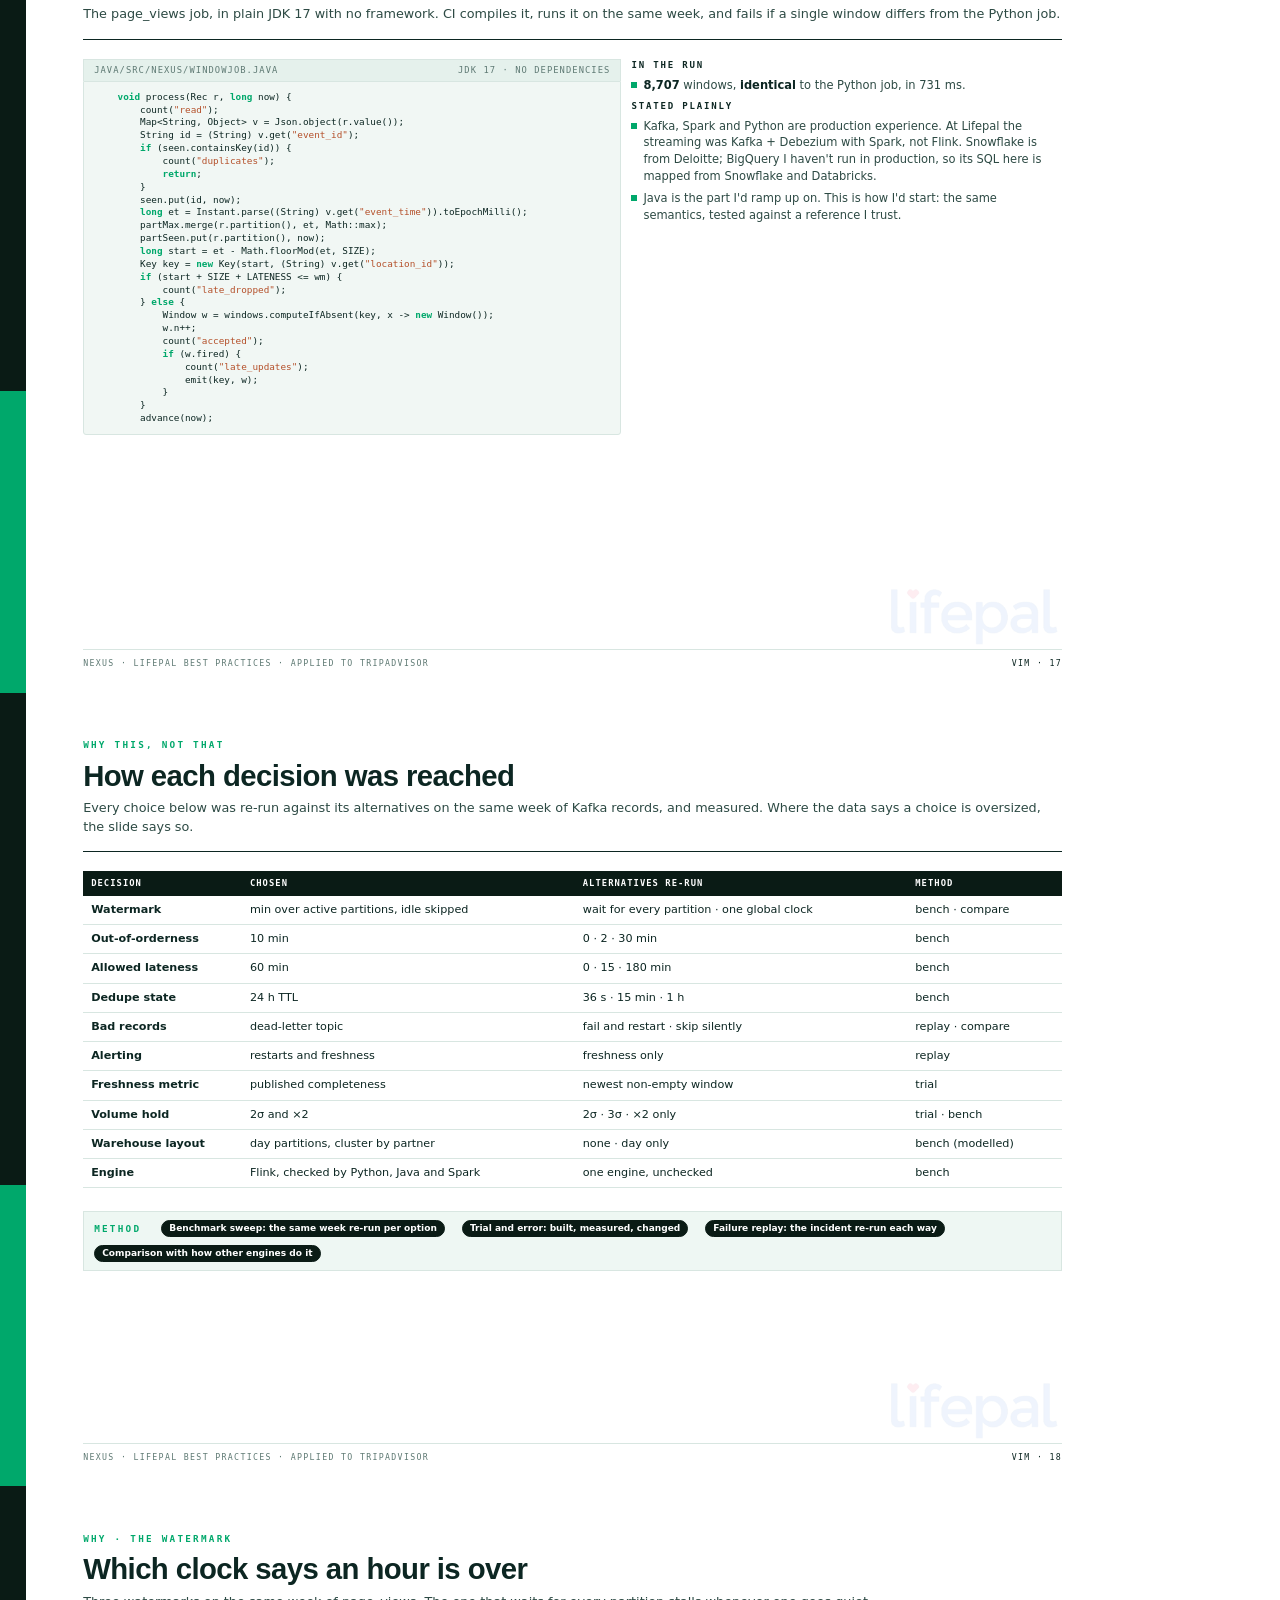
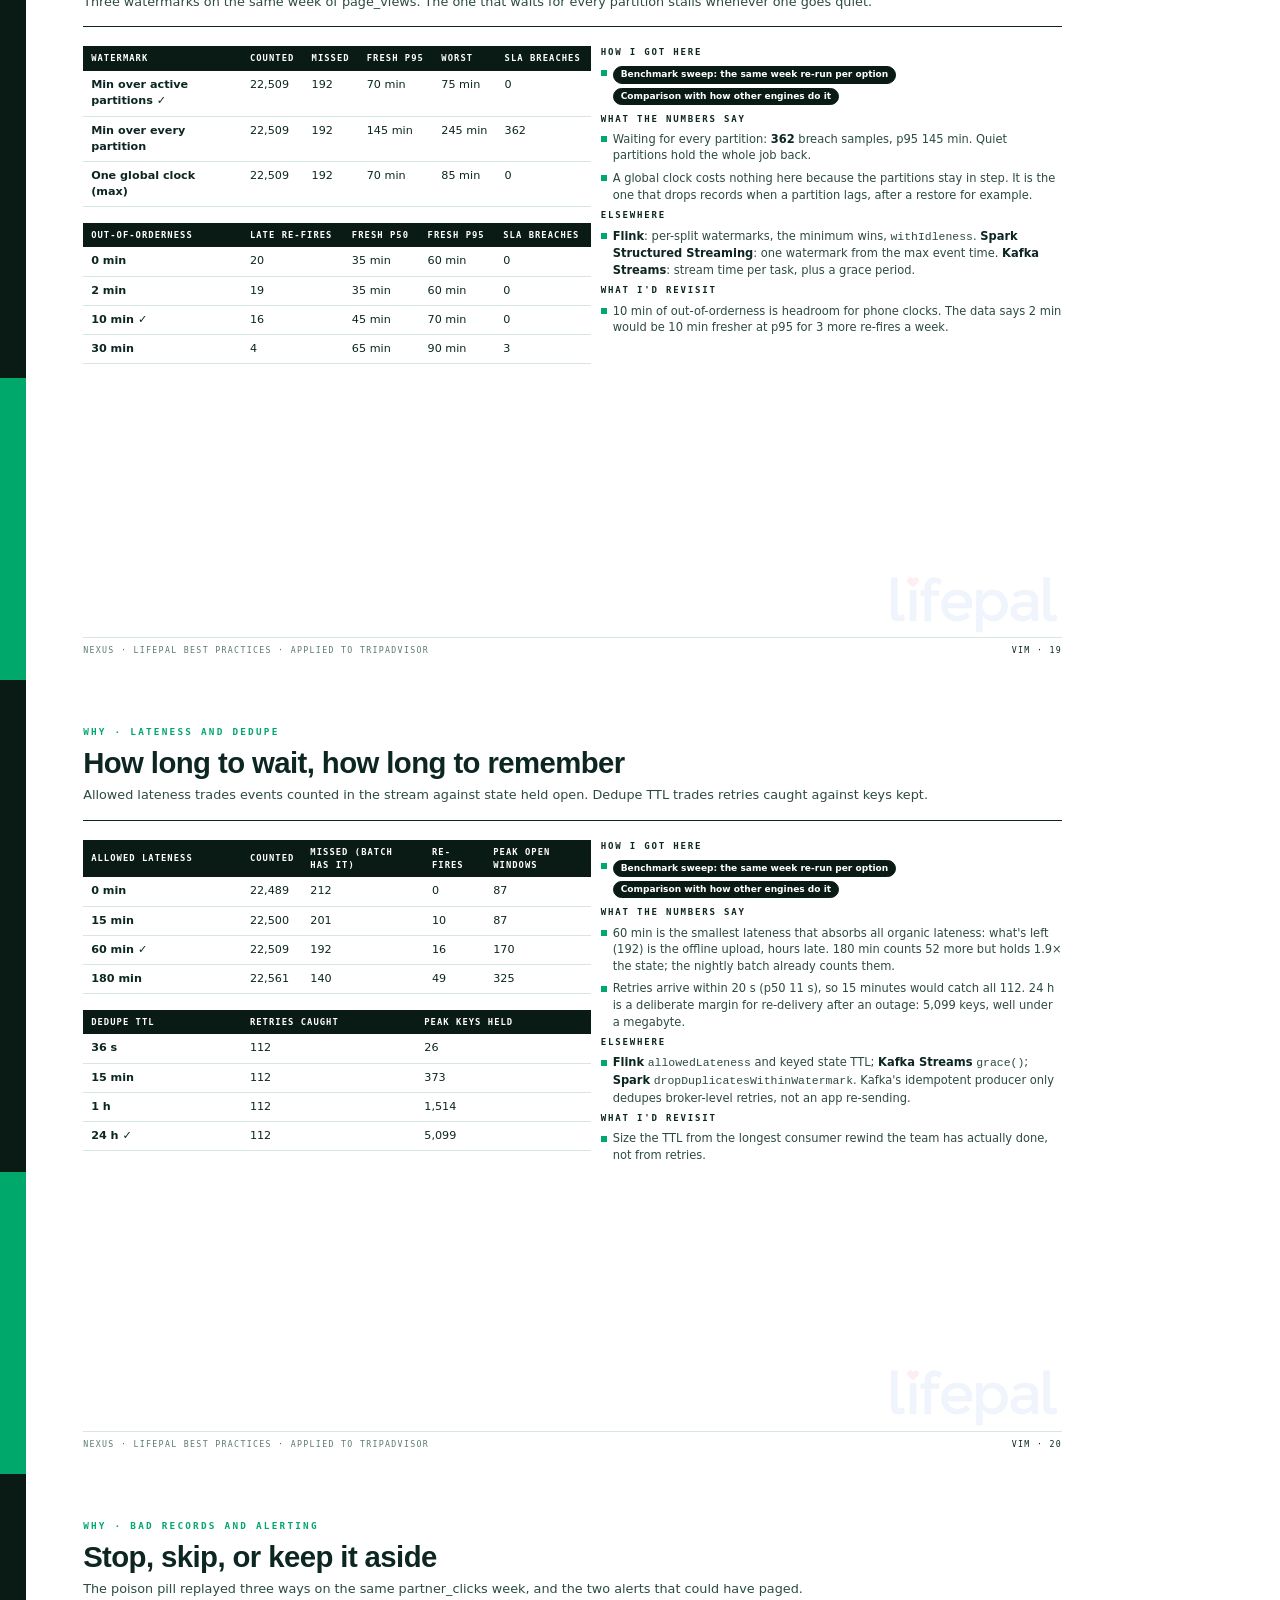
<file: docs/pdf-src/deck.html>
<!doctype html><html lang="en"><head><meta charset="utf-8"><title>Nexus for Tripadvisor · Fireside chat</title><link rel="stylesheet" href="style.css"><style>
@page{size:297mm 210mm;margin:0}
.slide{width:297mm;height:210mm;padding:12mm 16mm 12mm 22mm;position:relative;page-break-after:always;overflow:hidden;background:#fff}
.slide:last-child{page-break-after:auto}
.slide::before{content:"";position:absolute;left:0;top:0;bottom:0;width:7mm;background:linear-gradient(180deg,var(--navy) 0 62%,var(--violet) 62% 100%)}
.slide:not(.cover)::after{content:"";position:absolute;right:16mm;bottom:12mm;width:46mm;height:17mm;background:url(lifepal.png) no-repeat right bottom/contain;opacity:.07}
.slide h2{font-size:22pt}
.slide .lede{font-size:9.6pt;padding-bottom:4mm;margin-bottom:5mm;border-bottom:1.5px solid var(--ink)}
.foot{position:absolute;left:22mm;right:16mm;bottom:6mm;display:flex;justify-content:space-between;font-family:var(--mono);font-size:6.2pt;letter-spacing:.16em;text-transform:uppercase;color:var(--muted);border-top:1px solid var(--line);padding-top:2mm}
.foot span:last-child{color:var(--ink)}
.cover{color:var(--ink)}
.cover::before{width:9mm!important}
.cover h1{font-size:76pt;font-weight:800;line-height:1;margin:4mm 0 2mm;position:relative;letter-spacing:-.04em}
.cover .sub{font-size:16pt;color:var(--violet);font-weight:600;position:relative}
.cover .desc{color:var(--ink2);font-size:10pt;max-width:205mm;margin-top:5mm;position:relative}
.cover .foot{color:var(--muted)}
.meta{position:absolute;left:22mm;right:16mm;bottom:18mm;display:grid;grid-template-columns:repeat(4,1fr);gap:10mm;border-top:1.5px solid var(--ink);padding-top:4mm}
.meta div{font-size:8.6pt;color:var(--ink)}
.meta div{font-weight:700}
.meta b{display:block;font-family:var(--mono);font-size:6.4pt;letter-spacing:.2em;color:var(--muted);font-weight:700;margin-bottom:3px}
.glow{display:none}
.tag{position:absolute;right:16mm;top:12mm;text-align:right}
.tag .t1{font-family:var(--mono);font-size:6.6pt;letter-spacing:.24em;color:var(--muted)}
.tag .t2{font-size:26pt;font-weight:800;letter-spacing:.06em;color:var(--navy);text-transform:uppercase}
.tag .t3{font-family:var(--mono);font-size:6.4pt;letter-spacing:.24em;color:var(--violet)}
.cover .lp{box-shadow:none;padding:0;background:none}.cover .lp img{height:42px}
.nums{grid-template-columns:repeat(5,1fr)}
.nums .card{border-top:3px solid var(--navy2)}
.nums .big{font-size:21pt}
.flow{display:grid;grid-template-columns:repeat(5,1fr);gap:8px}
.flow .card{background:var(--wash);border:1px solid var(--line);border-top:3px solid var(--violet);position:relative}
.flow .card:not(:last-child)::after{content:"→";position:absolute;right:-10px;top:40%;color:var(--violet);font-weight:700}
.toc td{font-size:9.4pt;padding:7px 8px}
.toc td.n{font-family:var(--mono);color:var(--violet);font-weight:700;width:24mm;font-size:7.4pt;letter-spacing:.15em}
.two{grid-template-columns:1.1fr 1fr}
.split{grid-template-columns:1.25fr 1fr}
.three{grid-template-columns:repeat(3,1fr)}
.four{grid-template-columns:repeat(4,1fr)}
.side h4{font-family:var(--mono);font-size:6.8pt;letter-spacing:.2em;text-transform:uppercase;color:var(--ink);margin:0 0 5px}
.side p{font-size:8.6pt;color:var(--ink2);margin-bottom:6px;padding-left:12px;position:relative}
.side p::before{content:"";position:absolute;left:0;top:.45em;width:6px;height:6px;background:var(--violet)}
.side p b{color:var(--ink)}
.side .callout p::before,.side .src::before{display:none}
pre{font-size:7pt;line-height:1.38}
td,th{font-size:8.4pt}
th{font-size:6.6pt}
.quad{display:grid;grid-template-columns:22mm 1fr 1fr;gap:6px}
.quad .h{font-family:var(--mono);font-size:6.6pt;letter-spacing:.16em;color:var(--muted);font-weight:700;display:flex;align-items:center}
.quad .q{border-radius:3px;padding:10px 12px;font-size:8.4pt}
.quote{font-family:"DejaVu Serif",serif;font-size:14pt;line-height:1.35;color:var(--ink)}
</style></head><body><section class="slide cover">
  <div class="tag"><div class="t1">PRESENTED TO</div><div class="t2"><img src="tripadvisor-owl.png" alt="" style="height:30px;vertical-align:-5px;margin-right:6px">Tripadvisor</div><div class="t3">DATA PLATFORM · SENIOR DATA ENGINEER</div></div>
  <div class="built"><div><div class="k2">PLATFORM BUILT IN</div><span class="lp"><img src="lifepal.png" alt="Lifepal"></span></div></div>
  <div class="kicker" style="margin-top:14mm">Data engineering · Fireside chat · Nexus best practices from Lifepal</div>
  <h1>Nexus</h1>
  <div class="sub">Kafka in, Flink in the middle, BigQuery out. Every event counted once, on time, and checked</div>
  <p class="desc">Four years leading the data platform at Lifepal, a high-traffic consumer marketplace: Kafka and Debezium streams next to batch sources, a config-driven framework other engineers built on, SLAs, 500+ quality checks and a root-cause review after every incident. This pack applies those practices to a travel site's data on Tripadvisor's listed stack, Kafka → stream processing → Spark → Snowflake and BigQuery, in a runnable repository with synthetic data. Every run figure comes from that run; every Lifepal figure is from my CV.</p>
  <div class="meta"><div><b>PRESENTED BY</b>R. Firman Insan Muhammad (Vim)<br>Senior Data Engineer · London</div><div><b>TO</b>Data Platform<br>Tripadvisor</div>
    <div><b>ROLE</b>Senior Data Engineer<br>London, remote / hybrid</div><div><b>STACK</b>Kafka · Flink · BigQuery<br>Spark · Snowflake · Java · Python</div></div>
  <div class="foot"><span>Nexus · Lifepal best practices · applied to Tripadvisor</span><span>Vim · 01</span></div></section><section class="slide"><div class="kicker">Contents</div><h2>What I'd like to cover</h2><p class="lede">Ten minutes on what I've built, then the parts of the role I'd own first. Every page points to working code.</p><table class="toc"><tr><td class="n">01</td><td><b>Measured outcomes</b></td><td>What changed at Lifepal, in numbers</td></tr><tr><td class="n">02</td><td><b>The role, line by line</b></td><td>Where I've done it before, and where I haven't</td></tr><tr><td class="n">03</td><td><b>Six streaming problems</b></td><td>Planted in the topics, caught in the run</td></tr><tr><td class="n">04</td><td><b>The stream job</b></td><td>Event time, watermarks, lateness, dead letters</td></tr><tr><td class="n">05</td><td><b>Stream first, batch checks</b></td><td>Reconciliation, record for record; Spark agrees</td></tr><tr><td class="n">06</td><td><b>Snowflake and BigQuery from one contract</b></td><td>Governance as generated code</td></tr><tr><td class="n">06</td><td><b>Modeling and governance</b></td><td>Grain, keys, lineage, policy tags, quality gates, erasure</td></tr><tr><td class="n">07</td><td><b>SLAs and an incident</b></td><td>Detection, root cause, postmortem</td></tr><tr><td class="n">08</td><td><b>Apache Flink</b></td><td>The job on Flink 1.20: topology, state, watermarks, production on Kafka</td></tr><tr><td class="n">08</td><td><b>Java</b></td><td>A twin of the job, tested against the reference</td></tr><tr><td class="n">10</td><td><b>Why this, not that</b></td><td>Each decision re-run against its alternatives</td></tr><tr><td class="n">11</td><td><b>My first 90 days</b></td><td>How I'd start in Data Platform</td></tr></table><div class="foot"><span>Nexus · Lifepal best practices · applied to Tripadvisor</span><span>Vim · 02</span></div></section><section class="slide"><div class="kicker">01 · Measured outcomes</div><h2>What changed at Lifepal</h2><p class="lede">Figures from my CV and production work, described at the level I can share publicly.</p><div class="grid nums"><div class="card"><div class="big">99.7%</div><p>reporting latency cut: 24 h → under 5 min</p></div><div class="card"><div class="big">75%</div><p>nightly batch cut: 6 h → 90 min by tuning Spark and SQL</p></div><div class="card"><div class="big">$11k</div><p>monthly platform cost against a $19k forecast</p></div><div class="card"><div class="big">−60%</div><p>data-trust escalations: SLAs, 500+ checks, anomaly holds</p></div><div class="card"><div class="big">−40%</div><p>duplicate records</p></div></div><div class="grid two" style="margin-top:7mm"><div class="callout"><b>How:</b> one governed lakehouse out of fragmented batch jobs and legacy ingestion; Kafka + Debezium CDC next to batch from APIs and partner files; a config-driven Python framework; Kimball models and a dbt semantic layer for five teams.</div><div class="callout pink"><b>Team:</b> led 3–5 engineers; two promoted to Senior; onboarding halved from 4 weeks to 2. An MCP server for governed agent access and a RAG copilot with 1,000+ outcomes a day.</div></div><div class="foot"><span>Nexus · Lifepal best practices · applied to Tripadvisor</span><span>Vim · 03</span></div></section><section class="slide"><div class="kicker">02 · The role, line by line</div><h2>How my experience maps to the role</h2><p class="lede">The job description's asks, what I've done, and where it shows in this repository.</p><table><tr><th>The role asks for</th><th>What I've done</th><th>Here</th></tr><tr><td class="k">ETL/ELT across Snowflake and BigQuery</td><td class="">Snowflake + dbt at Deloitte; Databricks + dbt at Lifepal</td><td class="">warehouse/ · warehouse.py</td></tr><tr><td class="k">Own pipelines: SLAs, monitoring, root cause</td><td class="">SLAs, freshness and volume alerts, runbooks, RCA after every incident</td><td class="">sla.py · oncall.html</td></tr><tr><td class="k">Streaming and batch: Flink, Spark, Kafka</td><td class="">Kafka + Debezium with Spark; 6 h → 90 min batch</td><td class="">flink/job · stream.py · spark_batch.py</td></tr><tr><td class="k">Production Java and Python</td><td class="">Python for ten years; Java is my ramp</td><td class="">java/WindowJob.java</td></tr><tr><td class="k">Shared frameworks, governance tooling</td><td class="">Config-driven ingestion; PII masking, RBAC, lineage</td><td class="">contracts/ · governance.sql</td></tr><tr><td class="k">GenAI, analytics, ML</td><td class="">RAG copilot; MCP server; feature pipelines</td><td class="">Fireside story</td></tr><tr><td class="k">Flink, specifically</td><td class="">Not in production. Here: real Flink 1.20 in CI, identical windows to the Python job</td><td class="">flink/job/</td></tr></table><div class="foot"><span>Nexus · Lifepal best practices · applied to Tripadvisor</span><span>Vim · 04</span></div></section><section class="slide"><div class="kicker">03 · Six streaming problems</div><h2>What Kafka really delivers</h2><p class="lede">A week of a travel site: 26,426 records on 13 partitions. Each problem is planted, handled and tested.</p><table><tr><th>Problem</th><th>In the run</th><th>What handles it</th></tr><tr><td class="k">SDK retries</td><td class="">112 events re-sent, same event_id, new offset</td><td class="">Dedupe on id, 24 h checkpointed state: 112 dropped</td></tr><tr><td class="k">An offline upload</td><td class="">192 iOS events, 2–8 hours late</td><td class="">Side output past an hour's lateness; the batch explains 159 windows</td></tr><tr><td class="k">A schema change</td><td class="">app 7.4: price {amount, currency}, 302 records</td><td class="">One reader upcasts v1 and v2; unknown currency is a dead letter</td></tr><tr><td class="k">A poison pill</td><td class="">partition 3, offset 171: 57 bytes of truncated JSON</td><td class="">74 restarts, paged at 14:35; fixed with the DLQ</td></tr><tr><td class="k">A scraper</td><td class="">1,515 views in an hour that has 29.0</td><td class="">Hour held (2σ and ×2); 3 users removed; released</td></tr><tr><td class="k">Erasure, then a stale version</td><td class="">an outbox replay re-sends version 3 after the tombstone</td><td class="">Version rule: 1 rejected; deleted in both warehouses</td></tr></table><div class="foot"><span>Nexus · Lifepal best practices · applied to Tripadvisor</span><span>Vim · 05</span></div></section><section class="slide"><div class="kicker">04 · The stream job · Python, with a Java twin</div><h2>Event time, decided by the watermark</h2><p class="lede">The watermark is the minimum over active partitions, less the out-of-orderness. A quiet partition stops holding it back; when every partition is quiet, processing time carries it.</p><div class="grid split"><div><div class="formula">wm = max(wm, min<sub>active p</sub> max_event(p) − ooo) · fire ⟺ end ≤ wm · drop ⟺ end + lateness ≤ wm</div><div class="fname"><span>src/nexus/stream.py</span><span>Flink semantics</span></div><pre>    <span class="k">def</span> _watermark(self, now: int) -&gt; int:
        <span class="k">if</span> self.wm_mode == <span class="s">&quot;global_max&quot;</span>:   <span class="c"> # one clock for the topic: the newest event anywhere</span>
            <span class="k">return</span> max(self.s.wm, max(self.s.part_max.values()) - self.ooo) <span class="k">if</span> self.s.part_max <span class="k">else</span> self.s.wm
        <span class="k">if</span> self.wm_mode == <span class="s">&quot;min_all&quot;</span>:      <span class="c"> # every partition counts, quiet or not: a quiet one holds everything back</span>
            <span class="k">return</span> max(self.s.wm, min(self.s.part_max.values()) - self.ooo) <span class="k">if</span> self.s.part_max <span class="k">else</span> self.s.wm
        active = [self.s.part_max[p] <span class="k">for</span> p, seen <span class="k">in</span> self.s.part_seen.items() <span class="k">if</span> now - seen &lt; IDLE]
        <span class="k">if</span> active:
            wm = min(active) - self.ooo
        elif self.s.part_max:          <span class="c"> # every partition idle: let processing time carry the watermark (a heartbeat)</span>
            wm = now - self.ooo - IDLE
        <span class="k">else</span>:
            wm = NEG
        <span class="k">return</span> max(self.s.wm, wm)

    <span class="k">def</span> _emit(self, key, w: dict, now: int):
        value = {<span class="s">&quot;n&quot;</span>: w[<span class="s">&quot;n&quot;</span>], <span class="s">&quot;sum&quot;</span>: round(w[<span class="s">&quot;sum&quot;</span>], 4)}
        old = self.sink.get(key)
        self.sink[key] = {<span class="s">&quot;value&quot;</span>: value, <span class="s">&quot;first_emit&quot;</span>: old[<span class="s">&quot;first_emit&quot;</span>] <span class="k">if</span> old <span class="k">else</span> now, <span class="s">&quot;last_emit&quot;</span>: now,
                          <span class="s">&quot;emits&quot;</span>: (old[<span class="s">&quot;emits&quot;</span>] <span class="k">if</span> old <span class="k">else</span> 0) + 1}
        self.emits.append((now, key[0] + self.size))

    <span class="k">def</span> _advance(self, now: int):
        wm = self._watermark(now)
        <span class="k">if</span> wm &lt;= self.s.wm <span class="k">and</span> self.s.wm != NEG:
            <span class="k">return</span>
        self.s.wm = wm</pre></div><div class="side"><h4>The rules</h4><p><b>Fire</b> when the watermark passes a window's end; <b>re-fire</b> on a late record within the hour; past it, the <b>side output</b>.</p><p><b>Dedupe</b> on event_id, kept 24 hours. <b>Dead letters</b> for what can't be read, with the reason.</p><p>Offsets, windows, dedupe state and the ledger are <b>checkpointed together</b>; sinks are keyed, so a restore re-sends without changing anything.</p><h4>In the run</h4><p>A TaskManager lost at 09:17: restored from the 09:10 checkpoint, <b>55</b> windows re-sent, sink <b>identical</b>.</p><p>Ledger, page_views: read 22,813 = 22,509 counted + 112 duplicates + 192 side output.</p></div></div><div class="foot"><span>Nexus · Lifepal best practices · applied to Tripadvisor</span><span>Vim · 06</span></div></section><section class="slide"><div class="kicker">04 · The stream job · the rules</div><h2>Dedupe, lateness, side output: the code</h2><p class="lede">One function decides every record: read it, drop a retry, count it, re-fire a late window, or set it aside for the batch.</p><div class="grid split"><div><div class="fname"><span>src/nexus/stream.py</span><span>Python · the reference</span></div><pre>    <span class="k">def</span> _process(self, rec: Record, now: int):
        st = self.s
        st.ledger[<span class="s">&quot;read&quot;</span>] += 1
        <span class="k">try</span>:
            v = upcast(self.name, rec.raw)
        <span class="k">except</span> BadRecord as e:
            self._note(rec, None, <span class="s">&quot;dead letter&quot;</span> <span class="k">if</span> self.dlq_enabled <span class="k">else</span> <span class="s">&quot;job fails&quot;</span>, now, reason=str(e), raw=rec.raw)
            <span class="k">if</span> <span class="k">not</span> self.dlq_enabled:
                <span class="k">raise</span> Poison(rec, str(e)) <span class="k">from</span> None
            st.ledger[<span class="s">&quot;dead_letters&quot;</span>] += 1
            self.dlq[(rec.partition, rec.offset)] = str(e)
            <span class="k">return</span>
        rid = v[self.t[<span class="s">&quot;id&quot;</span>]]
        <span class="k">if</span> rid <span class="k">in</span> st.seen:
            st.ledger[<span class="s">&quot;duplicates&quot;</span>] += 1
            self._note(rec, rid, <span class="s">&quot;duplicate&quot;</span>, now, first_seen=iso(st.seen[rid]))
            <span class="k">return</span>
        st.seen[rid] = now
        et = parse(v[<span class="s">&quot;event_time&quot;</span>])
        st.part_max[rec.partition] = max(st.part_max.get(rec.partition, NEG), et)
        st.part_seen[rec.partition] = now
        <span class="k">if</span> <span class="k">not</span> self.windowed:
            self._apply_version(v, now, rec)
        <span class="k">else</span>:
            start = et - et % self.size
            key = (start, tuple(v[g] <span class="k">for</span> g <span class="k">in</span> self.group_by))
            <span class="k">if</span> start + self.size + self.lateness &lt;= st.wm:
                st.ledger[<span class="s">&quot;late_dropped&quot;</span>] += 1
                self._note(rec, rid, <span class="s">&quot;too late: side output&quot;</span>, now, event_time=v[<span class="s">&quot;event_time&quot;</span>], window=iso(start),</pre></div><div class="side"><h4>What it decides</h4><p><b>112</b> retries dropped by id; <b>16</b> late re-fires; <b>192</b> sent to the side output.</p><p>A record that can't be read raises <b>Poison</b> unless the dead-letter topic is on: the incident in one line.</p><h4>Checked three ways</h4><p>The Flink job and the Java twin reach the same windows; the batch explains every difference.</p></div></div><div class="foot"><span>Nexus · Lifepal best practices · applied to Tripadvisor</span><span>Vim · 07</span></div></section><section class="slide"><div class="kicker">05 · The nightly batch · PySpark</div><h2>The batch that checks the stream</h2><p class="lede">Every record from the topic archive: parse both schema versions, keep the first arrival of each id, window by event time.</p><div class="grid split"><div><div class="fname"><span>src/nexus/spark_batch.py</span><span>PySpark 3.5.4</span></div><pre><span class="k">def</span> recompute(spark: SparkSession, name: str) -&gt; dict:
    t = topic(name)
    prod = t[<span class="s">&quot;product&quot;</span>]
    size = prod[<span class="s">&quot;window_minutes&quot;</span>] * 60_000
    raw = (spark.read.json(str(LANDING / <span class="s">&quot;kafka&quot;</span> / name / <span class="s">&quot;p*.jsonl&quot;</span>))
           .withColumn(<span class="s">&quot;partition&quot;</span>, F.regexp_extract(F.input_file_name(), r<span class="s">&quot;p(\d+)\.jsonl&quot;</span>, 1).cast(<span class="s">&quot;int&quot;</span>))
           .withColumn(<span class="s">&quot;v&quot;</span>, F.from_json(<span class="s">&quot;value&quot;</span>, VALUE)))
    rates = F.create_map(*[x <span class="k">for</span> k, r <span class="k">in</span> fx().items() <span class="k">for</span> x <span class="k">in</span> (F.lit(k), F.lit(r))])
    parsed = (raw.withColumn(<span class="s">&quot;ok&quot;</span>, F.col(<span class="s">&quot;v.event_time&quot;</span>).isNotNull())
              .withColumn(<span class="s">&quot;id&quot;</span>, F.col(<span class="s">f&quot;v.{t[&#x27;id&#x27;]}&quot;</span>))
              .withColumn(<span class="s">&quot;et&quot;</span>, F.unix_millis(F.to_timestamp(<span class="s">&quot;v.event_time&quot;</span>, <span class="s">&quot;yyyy-MM-dd&#x27;T&#x27;HH:mm:ss.SSSX&quot;</span>)))
              .withColumn(<span class="s">&quot;revenue_gbp&quot;</span>, F.coalesce(F.col(<span class="s">&quot;v.cpc_gbp&quot;</span>),
                                                    F.round(F.col(<span class="s">&quot;v.price.amount&quot;</span>) * rates[F.col(<span class="s">&quot;v.price.currency&quot;</span>)], 4))))
    bad = parsed.filter(~F.col(<span class="s">&quot;ok&quot;</span>)).count()
    first = Window.partitionBy(<span class="s">&quot;id&quot;</span>).orderBy(<span class="s">&quot;ts&quot;</span>, <span class="s">&quot;partition&quot;</span>, <span class="s">&quot;offset&quot;</span>)
    events = (parsed.filter(<span class="s">&quot;ok&quot;</span>).withColumn(<span class="s">&quot;rn&quot;</span>, F.row_number().over(first)).filter(<span class="s">&quot;rn = 1&quot;</span>)
              .withColumn(<span class="s">&quot;window_start&quot;</span>, F.col(<span class="s">&quot;et&quot;</span>) - F.pmod(F.col(<span class="s">&quot;et&quot;</span>), F.lit(size))))
    group = [F.col(<span class="s">f&quot;v.{g}&quot;</span>).alias(g) <span class="k">for</span> g <span class="k">in</span> prod[<span class="s">&quot;group_by&quot;</span>]]
    measure = F.sum(<span class="s">&quot;revenue_gbp&quot;</span>) <span class="k">if</span> any(h == <span class="s">&quot;sum&quot;</span> <span class="k">for</span> h <span class="k">in</span> prod[<span class="s">&quot;measures&quot;</span>].values()) <span class="k">else</span> F.lit(0.0)
    rows = events.groupBy(<span class="s">&quot;window_start&quot;</span>, *group).agg(F.count(<span class="s">&quot;*&quot;</span>).alias(<span class="s">&quot;n&quot;</span>), measure.alias(<span class="s">&quot;sum&quot;</span>)).collect()
    <span class="k">return</span> {<span class="s">&quot;windows&quot;</span>: {(r[<span class="s">&quot;window_start&quot;</span>], tuple(r[g] <span class="k">for</span> g <span class="k">in</span> prod[<span class="s">&quot;group_by&quot;</span>])): {<span class="s">&quot;n&quot;</span>: r[<span class="s">&quot;n&quot;</span>], <span class="s">&quot;sum&quot;</span>: round(r[<span class="s">&quot;sum&quot;</span>] <span class="k">or</span> 0.0, 4)}
                        <span class="k">for</span> r <span class="k">in</span> rows},
            <span class="s">&quot;bad_records&quot;</span>: bad, <span class="s">&quot;events&quot;</span>: events.count()}</pre></div><div class="side"><h4>In the run</h4><p>page_views: <b>8,764</b> windows · partner_clicks: <b>984</b> · identical to the plain-Python batch.</p><p>The poison pill is a parse failure here too: counted, never guessed.</p><h4>At Lifepal</h4><p>Spark and SQL tuning took the nightly batch from 6 hours to 90 minutes and kept spend at $11k against a $19k forecast.</p></div></div><div class="foot"><span>Nexus · Lifepal best practices · applied to Tripadvisor</span><span>Vim · 08</span></div></section><section class="slide"><div class="kicker">05 · Stream first, batch checks</div><h2>Fast first. Right by morning.</h2><p class="lede">The nightly batch recomputes every window from the whole topic. Every difference must be explained by the stream's side output.</p><table><tr><th>Topic</th><th>Windows</th><th>Equal</th><th>Explained</th><th>Unexplained</th><th>Stream</th><th>Batch</th><th>Side output</th><th>Spark agrees</th></tr><tr><td class="k">page_views</td><td class="">8,764</td><td class="">8,605</td><td class="">159</td><td class=""><b>0</b></td><td class="">22,509</td><td class="">22,701</td><td class="">192</td><td class="">identical</td></tr><tr><td class="k">partner_clicks</td><td class="">984</td><td class="">983</td><td class="">1</td><td class=""><b>0</b></td><td class="">1,245</td><td class="">1,246</td><td class="">1</td><td class="">identical</td></tr></table><div class="grid two" style="margin-top:6mm"><div class="callout"><b>The equation the run checks:</b> batch events − stream events = side output, for every topic and every window. The PySpark batch (Spark 3.5.4) produces the same windows as the plain-Python one.</div>
        <div class="callout pink"><b>Volume hold:</b> 2026-10-10 03:00 had 1,515 views where 29.0 is usual (z = 420.3). Held from Gold; three users over 120 views an hour removed; re-checked; released.</div></div><div class="foot"><span>Nexus · Lifepal best practices · applied to Tripadvisor</span><span>Vim · 09</span></div></section><section class="slide"><div class="kicker">06 · Snowflake and BigQuery from one contract</div><h2>Write it once. Mask it everywhere.</h2><p class="lede">contracts/sources.yml names the personal fields. The DDL, MERGE, masking and erasure for both warehouses are generated from it and committed; CI fails if they drift.</p><div class="grid split"><div><div class="fname"><span>warehouse/snowflake/reviews_current.sql</span><span>generated</span></div><pre><span class="k">MERGE</span> <span class="k">INTO</span> NEXUS.GOLD.REVIEWS_CURRENT t
<span class="k">USING</span> NEXUS.STAGE.REVIEWS_CURRENT s
  <span class="k">ON</span> t.review_id = s.review_id
<span class="k">WHEN</span> <span class="k">MATCHED</span> <span class="k">AND</span> s.erased <span class="k">AND</span> s.version &gt; t.version <span class="k">THEN</span> <span class="k">DELETE</span>
<span class="k">WHEN</span> <span class="k">MATCHED</span> <span class="k">AND</span> <span class="k">NOT</span> s.erased <span class="k">AND</span> s.version &gt; t.version <span class="k">THEN</span> <span class="k">UPDATE</span> <span class="k">SET</span> location_id = s.location_id, rating = s.rating, status = s.status, lang = s.lang, version = s.version, _loaded_at = CURRENT_TIMESTAMP()
<span class="k">WHEN</span> <span class="k">NOT</span> <span class="k">MATCHED</span> <span class="k">AND</span> <span class="k">NOT</span> s.erased <span class="k">THEN</span> <span class="k">INSERT</span> (review_id, location_id, rating, status, lang, version, _loaded_at)
  VALUES (s.review_id, s.location_id, s.rating, s.status, s.lang, s.version, CURRENT_TIMESTAMP());</pre></div><div class="side"><h4>Same product, two dialects</h4><p><b>Layout:</b> CLUSTER BY (TO_DATE(window_start), partner) · PARTITION BY DATE(window_start) CLUSTER BY partner</p><p><b>Personal data:</b> masking policy, SHA2 unless PII_READER · policy tag + data masking rule</p><p><b>Erasure list:</b> FLATTEN(PARSE_JSON(:review_ids)) · UNNEST(@review_ids)</p><h4>Checked, not only rendered</h4><p>Gold loaded with the same upsert semantics; <b>11/11</b> checks pass, including masking for every personal field and the erasure (5 rows removed).</p><h4>At Lifepal</h4><p>PII masking, role-based access and lineage in one governed layer; certified models behind an MCP server for agents.</p></div></div><div class="foot"><span>Nexus · Lifepal best practices · applied to Tripadvisor</span><span>Vim · 10</span></div></section><section class="slide"><div class="kicker">06 · Modeling and governance</div><h2>Grain first. Rules travel with the data.</h2><p class="lede">Kafka topics land in raw tables that keep every field and where it came from; Gold products state their grain and key; one contract names the personal fields, the rules and the SLAs.</p><table><tr><th>Gold product</th><th>Grain</th><th>Key (the MERGE)</th><th>BigQuery layout</th><th>Rows</th><th>SLA</th></tr><tr><td class="k"><b>location_views_hourly</b></td><td class="">one row per location per hour</td><td class="">window_start, location_id</td><td class="">PARTITION BY DATE(window_start) CLUSTER BY location_id</td><td class="">8,755</td><td class="">tier 2 · 90 min</td></tr><tr><td class="k"><b>partner_revenue_15m</b></td><td class="">one row per partner per 15 minutes</td><td class="">window_start, partner</td><td class="">PARTITION BY DATE(window_start) CLUSTER BY partner</td><td class="">984</td><td class="">tier 1 · 45 min</td></tr><tr><td class="k"><b>reviews_current</b></td><td class="">one row per live review (latest version)</td><td class="">review_id</td><td class="">CLUSTER BY location_id</td><td class="">1,120</td><td class="">tier 2 · 60 min</td></tr></table><div class="grid three" style="margin-top:6mm">
          <div class="card"><h3>Personal data</h3><p>raw_page_views.user_hash, raw_reviews.reviewer_hash, raw_reviews.reviewer_email: a policy tag in BigQuery and a masking policy in Snowflake, from one line of the contract; a check per field.</p></div>
          <div class="card"><h3>Quality gates</h3><p>11/11 checks pass: rules per product from quality.yml, masking, and the erasure. A volume gate held the scraper hour before Gold.</p></div>
          <div class="card"><h3>Erasure and schema change</h3><p>A tombstone deletes the review in raw and Gold in both warehouses (5 rows). Schema v2 is flattened into raw; Gold keeps its grain.</p></div></div><div class="foot"><span>Nexus · Lifepal best practices · applied to Tripadvisor</span><span>Vim · 11</span></div></section><section class="slide"><div class="kicker">06 · Modeling · SQL from the contract</div><h2>One MERGE, generated for both warehouses</h2><p class="lede">The key from the contract becomes the MERGE condition; a late re-fire updates one row; a tombstone deletes.</p><div class="grid split"><div><div class="fname"><span>src/nexus/warehouse.py</span><span>renders BigQuery + Snowflake</span></div><pre><span class="k">def</span> _merge(d: str, table: str, spec: dict) -&gt; str:
    cols, key = list(spec[<span class="s">&quot;cols&quot;</span>]), spec[<span class="s">&quot;key&quot;</span>]
    tgt, src = _name(d, <span class="s">&quot;gold&quot;</span>, table), _name(d, <span class="s">&quot;stage&quot;</span>, table)
    now = <span class="s">&quot;CURRENT_TIMESTAMP()&quot;</span>
    on = <span class="s">&quot; AND &quot;</span>.join(<span class="s">f&quot;t.{k} = s.{k}&quot;</span> <span class="k">for</span> k <span class="k">in</span> key)
    vals = [c <span class="k">for</span> c <span class="k">in</span> cols <span class="k">if</span> c <span class="k">not</span> <span class="k">in</span> key]
    changed = <span class="s">&quot; OR &quot;</span>.join(<span class="s">f&quot;t.{c} IS DISTINCT FROM s.{c}&quot;</span> <span class="k">for</span> c <span class="k">in</span> vals)
    sets = <span class="s">&quot;, &quot;</span>.join(<span class="s">f&quot;{c} = s.{c}&quot;</span> <span class="k">for</span> c <span class="k">in</span> vals)
    ins = <span class="s">&quot;, &quot;</span>.join(cols)
    sql = <span class="s">f&quot;MERGE INTO {tgt} t\nUSING {src} s\n  ON {on}\n&quot;</span>
    <span class="k">if</span> <span class="s">&quot;version&quot;</span> <span class="k">in</span> spec:
        v, tomb = spec[<span class="s">&quot;version&quot;</span>], spec[<span class="s">&quot;tombstone&quot;</span>]
        sql += (<span class="s">f&quot;WHEN MATCHED AND s.{tomb} AND s.{v} &gt; t.{v} THEN DELETE\n&quot;</span>
                <span class="s">f&quot;WHEN MATCHED AND NOT s.{tomb} AND s.{v} &gt; t.{v} THEN UPDATE SET {sets}, _loaded_at = {now}\n&quot;</span>
                <span class="s">f&quot;WHEN NOT MATCHED AND NOT s.{tomb} THEN INSERT ({ins}, _loaded_at)\n  VALUES ({&#x27;, &#x27;.join(&#x27;s.&#x27; + c for c in cols)}, {now});\n&quot;</span>)
    <span class="k">else</span>:
        sql += (<span class="s">f&quot;WHEN MATCHED AND ({changed}) THEN UPDATE SET {sets}, _loaded_at = {now}\n&quot;</span>
                <span class="s">f&quot;WHEN NOT MATCHED THEN INSERT ({ins}, _loaded_at)\n  VALUES ({&#x27;, &#x27;.join(&#x27;s.&#x27; + c for c in cols)}, {now});\n&quot;</span>)
    <span class="k">return</span> sql</pre></div><div class="side"><h4>Generated, not hand-written</h4><p><b>16</b> SQL files from one contract; CI fails if they drift.</p><h4>Governance in the same file</h4><p>Personal fields get a policy tag in BigQuery and a masking policy in Snowflake; erasure SQL is generated for both.</p></div></div><div class="foot"><span>Nexus · Lifepal best practices · applied to Tripadvisor</span><span>Vim · 12</span></div></section><section class="slide"><div class="kicker">07 · SLAs and an incident</div><h2>partner_revenue_15m late for 79 minutes</h2><p class="lede">Freshness is measured from the completeness the job publishes, so a quiet night is not an incident. One thing was all week.</p><div class="grid two"><div><table><tr><th>UTC</th><th>Who</th><th>What</th></tr><tr><td class="k"><b>14:05</b></td><td class="">job</td><td class="">Record 3/171 can&#x27;t be parsed. The job fails, restores from its checkpoint, reads the same record, and fails again.</td></tr><tr><td class="k"><b>14:08</b></td><td class="">would page</td><td class="">Restart count passes 3 in 10 minutes. Not alerted on yet: this is action 2.</td></tr><tr><td class="k"><b>14:35</b></td><td class="">SLA monitor</td><td class="">partner_revenue_15m is 50 minutes old, over its 45-minute SLA. Page sent.</td></tr><tr><td class="k"><b>14:39</b></td><td class="">on call</td><td class="">Acknowledged. Job RESTARTING; exception points to partition 3 offset 171.</td></tr><tr><td class="k"><b>15:20</b></td><td class="">on call</td><td class="">Mitigation: deploy with the dead-letter topic on. Restore from the last checkpoint; the bad record goes to the DLQ.</td></tr><tr><td class="k"><b>15:25</b></td><td class="">SLA monitor</td><td class="">Back within SLA. Every delayed window re-computed from the checkpoint.</td></tr></table></div>
        <div><div class="grid two" style="grid-template-columns:1fr 1fr">
          <div class="card"><div class="big">29 min</div><p>to detect: freshness had to cross 45 minutes first</p></div>
          <div class="card"><div class="big p">3 min</div><p>with a restart alert: 74 restarts said it early</p></div></div>
          <div class="callout pink" style="margin-top:4mm"><b>Root cause:</b> a record the job couldn't parse was treated as a reason to stop; a restart reads the same offset again. <b>Fix:</b> dead-letter by default in the shared template (done), page on restarts, alert on DLQ depth, a producer contract test.</div>
          <p class="src" style="margin-top:3mm">Error budget for the week: 2.0 late samples allowed at 99.9%; the incident used 10. 11 windows late, none wrong; one record in the DLQ.</p></div></div><div class="foot"><span>Nexus · Lifepal best practices · applied to Tripadvisor</span><span>Vim · 13</span></div></section><section class="slide"><div class="kicker">07 · SLAs · the monitor</div><h2>Freshness, measured like a consumer feels it</h2><p class="lede">Age is now minus the completeness the job publishes. Sampled every five minutes; the incident record is built from the same samples.</p><div class="grid split"><div><div class="fname"><span>src/nexus/sla.py</span><span>Python</span></div><pre><span class="k">def</span> age_series(job, start: int, end: int) -&gt; list[tuple[int, float]]:
    emits = sorted(job.progress)
    out, i, visible = [], 0, None
    <span class="k">for</span> t <span class="k">in</span> _samples(start, end):
        <span class="k">while</span> i &lt; len(emits) <span class="k">and</span> emits[i][0] &lt;= t:
            visible = emits[i][1] <span class="k">if</span> visible is None <span class="k">else</span> max(visible, emits[i][1])
            i += 1
        <span class="k">if</span> visible is <span class="k">not</span> None:
            out.append((t, round((t - visible) / MIN, 1)))
    <span class="k">return</span> out


<span class="k">def</span> lag_series(job, start: int, end: int) -&gt; list[tuple[int, float]]:
    <span class="s">&quot;&quot;</span><span class="s">&quot;Minutes the oldest record that has arrived but isn&#x27;t processed yet has been waiting (0 when caught up).&quot;</span><span class="s">&quot;&quot;</span>
    recs = sorted(zip((r.ts <span class="k">for</span> r <span class="k">in</span> job.records), job.done_at))
    out, i, waiting = [], 0, []
    <span class="k">for</span> t <span class="k">in</span> _samples(start, end):
        <span class="k">while</span> i &lt; len(recs) <span class="k">and</span> recs[i][0] &lt;= t:
            heapq.heappush(waiting, recs[i])
            i += 1
        <span class="k">while</span> waiting <span class="k">and</span> waiting[0][1] &lt;= t:
            heapq.heappop(waiting)
<span class="c">        # a record processed later than an older one still waiting stays in the heap: drop finished ones lazily</span>
        live = [w <span class="k">for</span> w <span class="k">in</span> waiting <span class="k">if</span> w[1] &gt; t]
        out.append((t, round((t - min(w[0] <span class="k">for</span> w <span class="k">in</span> live)) / MIN, 1) <span class="k">if</span> live <span class="k">else</span> 0.0))
    <span class="k">return</span> out</pre></div><div class="side"><h4>In the run</h4><p>partner_revenue_15m: on time <b>99.50%</b>; one breach, 79 minutes.</p><p>Paged at 14:35; a restart alert would have paged at 14:08.</p><h4>Why completeness</h4><p>Measuring from the newest non-empty window would page every quiet night.</p></div></div><div class="foot"><span>Nexus · Lifepal best practices · applied to Tripadvisor</span><span>Vim · 14</span></div></section><section class="slide"><div class="kicker">08 · Apache Flink 1.20 · DataStream API</div><h2>The same job, on Flink</h2><p class="lede">Parse with a dead-letter output, dedupe in keyed state, per-partition watermarks, event-time windows with allowed lateness, a side output for what's too late.</p><div class="grid split"><div><div class="formula">records → Parse ⟶ DLQ · keyBy(id) → Dedupe(TTL 24 h) · keyBy(group) → Tumbling(1 h) → allowedLateness(1 h) ⟶ late</div><div class="fname"><span>flink/job/.../NexusJobs.java</span><span>Flink 1.20.1 · Java 17</span></div><pre>    <span class="k">public</span> <span class="k">static</span> Outputs build(DataStream&lt;KafkaRecord&gt; records, Product p, <span class="k">boolean</span> replayWatermarks) {
        SingleOutputStreamOperator&lt;Event&gt; parsed = records.process(<span class="k">new</span> Parse(p.topic())).name(<span class="s">&quot;parse &quot;</span> + p.topic());
        SingleOutputStreamOperator&lt;Event&gt; unique = parsed.keyBy(e -&gt; e.id).process(<span class="k">new</span> Dedupe()).name(<span class="s">&quot;dedupe on id&quot;</span>);
        <span class="k">final</span> <span class="k">long</span> ooo = p.outOfOrderness().toMillis();      <span class="c"> // a long, not the record: the lambda is serialized</span>
        DataStream&lt;Event&gt; timed = replayWatermarks
                ? unique.assignTimestampsAndWatermarks(WatermarkStrategy
                        .&lt;Event&gt;forGenerator(ctx -&gt; <span class="k">new</span> PartitionWatermarks(ooo))
                        .withTimestampAssigner((e, ts) -&gt; e.eventTime)).name(<span class="s">&quot;watermarks&quot;</span>)
                : unique;
        SingleOutputStreamOperator&lt;WindowRow&gt; windows = timed
                .keyBy(e -&gt; e.group)
                .window(TumblingEventTimeWindows.of(p.window()))
                .allowedLateness(p.lateness())
                .sideOutputLateData(TOO_LATE)
                .aggregate(<span class="k">new</span> Windows.CountSum(), <span class="k">new</span> Windows.Emit())
                .name(p.name());
        <span class="k">return</span> <span class="k">new</span> Outputs(windows, parsed.getSideOutput(Parse.DEAD_LETTERS), unique.getSideOutput(Dedupe.DUPLICATES),
                windows.getSideOutput(TOO_LATE));
    }
}</pre></div><div class="side"><h4>On a MiniCluster, in CI</h4><p><b>8,707</b> windows, <b>identical</b> to the Python job: 112 duplicates, 192 too late, 8,723 firings.</p><p>partner_clicks: the poison pill <b>dead-lettered</b> (partition 3, offset 171), revenue windows <b>identical</b> to the batch.</p><h4>One honest difference</h4><p>Python carries the watermark on processing time when every partition is quiet; Flink's idleness doesn't. So at 3 a.m. Flink kept one late click the Python job sent to the side output. Both are explained.</p><h4>Stated plainly</h4><p>Real Flink, run locally, not on a production cluster. At Lifepal my streaming was Kafka + Debezium with Spark.</p></div></div><div class="foot"><span>Nexus · Lifepal best practices · applied to Tripadvisor</span><span>Vim · 15</span></div></section><section class="slide"><div class="kicker">08 · Apache Flink · production</div><h2>On Kafka, with the incident's lessons built in</h2><p class="lede">NexusKafka runs the same topology from KafkaSource to transactional Kafka sinks. Compiled in CI; there is no cluster behind a portfolio.</p><div class="grid split"><div><div class="fname"><span>flink/job/.../NexusKafka.java</span><span>KafkaSource · KafkaSink</span></div><pre>        StreamExecutionEnvironment env = StreamExecutionEnvironment.getExecutionEnvironment();
        env.enableCheckpointing(Duration.ofMinutes(10).toMillis(), CheckpointingMode.EXACTLY_ONCE);
        env.getCheckpointConfig().setMinPauseBetweenCheckpoints(Duration.ofMinutes(1).toMillis());
<span class="c">        // 3 restarts in 10 minutes, then fail and page: a poison pill never crash-loops for 74 minutes again</span>
        env.setRestartStrategy(RestartStrategies.failureRateRestart(3, Time.minutes(10), Time.seconds(30)));

        KafkaSource&lt;KafkaRecord&gt; source = KafkaSource.&lt;KafkaRecord&gt;builder()
                .setBootstrapServers(brokers)
                .setTopics(p.topic())
                .setGroupId(<span class="s">&quot;nexus-&quot;</span> + p.name())
                .setStartingOffsets(OffsetsInitializer.committedOffsets())
                .setDeserializer(KafkaRecordDeserializationSchema.of(<span class="k">new</span> RecordSchema()))
                .build();
<span class="c">        // per-partition watermarks and idleness come from the source itself, one generator per split</span>
        WatermarkStrategy&lt;KafkaRecord&gt; wm = WatermarkStrategy.&lt;KafkaRecord&gt;forBoundedOutOfOrderness(p.outOfOrderness())
                .withIdleness(Duration.ofMinutes(5))
                .withTimestampAssigner((r, kafkaTs) -&gt; eventTime(r, kafkaTs));

        Outputs o = NexusJobs.build(env.fromSource(source, wm, <span class="s">&quot;kafka &quot;</span> + p.topic()), p, false);
        o.windows().map(NexusKafka::row).sinkTo(sink(brokers, <span class="s">&quot;gold.&quot;</span> + p.name())).name(<span class="s">&quot;upsert gold.&quot;</span> + p.name());
        o.deadLetters().map(NexusKafka::dead).sinkTo(sink(brokers, <span class="s">&quot;dlq.&quot;</span> + p.topic())).name(<span class="s">&quot;dlq.&quot;</span> + p.topic());
        o.tooLate().map(e -&gt; e.id + <span class="s">&quot;,&quot;</span> + e.eventTime).sinkTo(sink(brokers, <span class="s">&quot;late.&quot;</span> + p.topic())).name(<span class="s">&quot;late.&quot;</span> + p.topic());</pre></div><div class="side"><h4>What the incident changed</h4><p><b>Dead letters</b> to <code>dlq.partner_clicks</code>, never a crash loop.</p><p><b>failureRateRestart(3, 10 min)</b>: three restarts, then fail and page. 74 restarts can't happen again.</p><p><b>Exactly-once</b> checkpoints every 10 minutes and transactional sinks: a restore re-sends nothing twice.</p><h4>Watermarks</h4><p>Per split from the source: <b>forBoundedOutOfOrderness(ooo).withIdleness(5 min)</b>, so a quiet partition can't hold the job back.</p></div></div><div class="foot"><span>Nexus · Lifepal best practices · applied to Tripadvisor</span><span>Vim · 16</span></div></section><section class="slide"><div class="kicker">08 · Java</div><h2>Python first. Java, checked.</h2><p class="lede">The page_views job, in plain JDK 17 with no framework. CI compiles it, runs it on the same week, and fails if a single window differs from the Python job.</p><div class="grid split"><div><div class="fname"><span>java/src/nexus/WindowJob.java</span><span>JDK 17 · no dependencies</span></div><pre>    <span class="k">void</span> process(Rec r, <span class="k">long</span> now) {
        count(<span class="s">&quot;read&quot;</span>);
        Map&lt;String, Object&gt; v = Json.object(r.value());
        String id = (String) v.get(<span class="s">&quot;event_id&quot;</span>);
        <span class="k">if</span> (seen.containsKey(id)) {
            count(<span class="s">&quot;duplicates&quot;</span>);
            <span class="k">return</span>;
        }
        seen.put(id, now);
        <span class="k">long</span> et = Instant.parse((String) v.get(<span class="s">&quot;event_time&quot;</span>)).toEpochMilli();
        partMax.merge(r.partition(), et, Math::max);
        partSeen.put(r.partition(), now);
        <span class="k">long</span> start = et - Math.floorMod(et, SIZE);
        Key key = <span class="k">new</span> Key(start, (String) v.get(<span class="s">&quot;location_id&quot;</span>));
        <span class="k">if</span> (start + SIZE + LATENESS &lt;= wm) {
            count(<span class="s">&quot;late_dropped&quot;</span>);
        } <span class="k">else</span> {
            Window w = windows.computeIfAbsent(key, x -&gt; <span class="k">new</span> Window());
            w.n++;
            count(<span class="s">&quot;accepted&quot;</span>);
            <span class="k">if</span> (w.fired) {
                count(<span class="s">&quot;late_updates&quot;</span>);
                emit(key, w);
            }
        }
        advance(now);</pre></div><div class="side"><h4>In the run</h4><p><b>8,707</b> windows, <b>identical</b> to the Python job, in 731 ms.</p><h4>Stated plainly</h4><p>Kafka, Spark and Python are production experience. At Lifepal the streaming was Kafka + Debezium with Spark, not Flink. Snowflake is from Deloitte; BigQuery I haven't run in production, so its SQL here is mapped from Snowflake and Databricks.</p><p>Java is the part I'd ramp up on. This is how I'd start: the same semantics, tested against a reference I trust.</p></div></div><div class="foot"><span>Nexus · Lifepal best practices · applied to Tripadvisor</span><span>Vim · 17</span></div></section><section class="slide"><div class="kicker">Why this, not that</div><h2>How each decision was reached</h2><p class="lede">Every choice below was re-run against its alternatives on the same week of Kafka records, and measured. Where the data says a choice is oversized, the slide says so.</p><table><tr><th>Decision</th><th>Chosen</th><th>Alternatives re-run</th><th>Method</th></tr><tr><td class="k">Watermark</td><td class="">min over active partitions, idle skipped</td><td class="">wait for every partition · one global clock</td><td class="">bench · compare</td></tr><tr><td class="k">Out-of-orderness</td><td class="">10 min</td><td class="">0 · 2 · 30 min</td><td class="">bench</td></tr><tr><td class="k">Allowed lateness</td><td class="">60 min</td><td class="">0 · 15 · 180 min</td><td class="">bench</td></tr><tr><td class="k">Dedupe state</td><td class="">24 h TTL</td><td class="">36 s · 15 min · 1 h</td><td class="">bench</td></tr><tr><td class="k">Bad records</td><td class="">dead-letter topic</td><td class="">fail and restart · skip silently</td><td class="">replay · compare</td></tr><tr><td class="k">Alerting</td><td class="">restarts and freshness</td><td class="">freshness only</td><td class="">replay</td></tr><tr><td class="k">Freshness metric</td><td class="">published completeness</td><td class="">newest non-empty window</td><td class="">trial</td></tr><tr><td class="k">Volume hold</td><td class="">2σ and ×2</td><td class="">2σ · 3σ · ×2 only</td><td class="">trial · bench</td></tr><tr><td class="k">Warehouse layout</td><td class="">day partitions, cluster by partner</td><td class="">none · day only</td><td class="">bench (modelled)</td></tr><tr><td class="k">Engine</td><td class="">Flink, checked by Python, Java and Spark</td><td class="">one engine, unchecked</td><td class="">bench</td></tr></table><div class="proof" style="margin-top:6mm"><span class="kicker">Method</span><span class="chip dark">Benchmark sweep: the same week re-run per option</span><span class="chip dark">Trial and error: built, measured, changed</span><span class="chip dark">Failure replay: the incident re-run each way</span><span class="chip dark">Comparison with how other engines do it</span></div><div class="foot"><span>Nexus · Lifepal best practices · applied to Tripadvisor</span><span>Vim · 18</span></div></section><section class="slide"><div class="kicker">Why · the watermark</div><h2>Which clock says an hour is over</h2><p class="lede">Three watermarks on the same week of page_views. The one that waits for every partition stalls whenever one goes quiet.</p><div class="grid two"><div><table><tr><th>Watermark</th><th>Counted</th><th>Missed</th><th>Fresh p95</th><th>Worst</th><th>SLA breaches</th></tr><tr><td class="k"><b>Min over active partitions ✓</b></td><td class="">22,509</td><td class="">192</td><td class="">70 min</td><td class="">75 min</td><td class="">0</td></tr><tr><td class="k">Min over every partition</td><td class="">22,509</td><td class="">192</td><td class="">145 min</td><td class="">245 min</td><td class="">362</td></tr><tr><td class="k">One global clock (max)</td><td class="">22,509</td><td class="">192</td><td class="">70 min</td><td class="">85 min</td><td class="">0</td></tr></table><div style="height:4mm"></div><table><tr><th>Out-of-orderness</th><th>Late re-fires</th><th>Fresh p50</th><th>Fresh p95</th><th>SLA breaches</th></tr><tr><td class="k">0 min</td><td class="">20</td><td class="">35 min</td><td class="">60 min</td><td class="">0</td></tr><tr><td class="k">2 min</td><td class="">19</td><td class="">35 min</td><td class="">60 min</td><td class="">0</td></tr><tr><td class="k"><b>10 min ✓</b></td><td class="">16</td><td class="">45 min</td><td class="">70 min</td><td class="">0</td></tr><tr><td class="k">30 min</td><td class="">4</td><td class="">65 min</td><td class="">90 min</td><td class="">3</td></tr></table></div><div class="side"><h4>How I got here</h4><p><span class="chip dark">Benchmark sweep: the same week re-run per option</span><span class="chip dark">Comparison with how other engines do it</span></p><h4>What the numbers say</h4><p>Waiting for every partition: <b>362</b> breach samples, p95 145 min. Quiet partitions hold the whole job back.</p><p>A global clock costs nothing here because the partitions stay in step. It is the one that drops records when a partition lags, after a restore for example.</p><h4>Elsewhere</h4><p><b>Flink</b>: per-split watermarks, the minimum wins, <code>withIdleness</code>. <b>Spark Structured Streaming</b>: one watermark from the max event time. <b>Kafka Streams</b>: stream time per task, plus a grace period.</p><h4>What I'd revisit</h4><p>10 min of out-of-orderness is headroom for phone clocks. The data says 2 min would be 10 min fresher at p95 for 3 more re-fires a week.</p></div></div><div class="foot"><span>Nexus · Lifepal best practices · applied to Tripadvisor</span><span>Vim · 19</span></div></section><section class="slide"><div class="kicker">Why · lateness and dedupe</div><h2>How long to wait, how long to remember</h2><p class="lede">Allowed lateness trades events counted in the stream against state held open. Dedupe TTL trades retries caught against keys kept.</p><div class="grid two"><div><table><tr><th>Allowed lateness</th><th>Counted</th><th>Missed (batch has it)</th><th>Re-fires</th><th>Peak open windows</th></tr><tr><td class="k">0 min</td><td class="">22,489</td><td class="">212</td><td class="">0</td><td class="">87</td></tr><tr><td class="k">15 min</td><td class="">22,500</td><td class="">201</td><td class="">10</td><td class="">87</td></tr><tr><td class="k"><b>60 min ✓</b></td><td class="">22,509</td><td class="">192</td><td class="">16</td><td class="">170</td></tr><tr><td class="k">180 min</td><td class="">22,561</td><td class="">140</td><td class="">49</td><td class="">325</td></tr></table><div style="height:4mm"></div><table><tr><th>Dedupe TTL</th><th>Retries caught</th><th>Peak keys held</th></tr><tr><td class="k">36 s</td><td class="">112</td><td class="">26</td></tr><tr><td class="k">15 min</td><td class="">112</td><td class="">373</td></tr><tr><td class="k">1 h</td><td class="">112</td><td class="">1,514</td></tr><tr><td class="k"><b>24 h ✓</b></td><td class="">112</td><td class="">5,099</td></tr></table></div><div class="side"><h4>How I got here</h4><p><span class="chip dark">Benchmark sweep: the same week re-run per option</span><span class="chip dark">Comparison with how other engines do it</span></p><h4>What the numbers say</h4><p>60 min is the smallest lateness that absorbs all organic lateness: what's left (192) is the offline upload, hours late. 180 min counts 52 more but holds 1.9× the state; the nightly batch already counts them.</p><p>Retries arrive within 20 s (p50 11 s), so 15 minutes would catch all 112. 24 h is a deliberate margin for re-delivery after an outage: 5,099 keys, well under a megabyte.</p><h4>Elsewhere</h4><p><b>Flink</b> <code>allowedLateness</code> and keyed state TTL; <b>Kafka Streams</b> <code>grace()</code>; <b>Spark</b> <code>dropDuplicatesWithinWatermark</code>. Kafka's idempotent producer only dedupes broker-level retries, not an app re-sending.</p><h4>What I'd revisit</h4><p>Size the TTL from the longest consumer rewind the team has actually done, not from retries.</p></div></div><div class="foot"><span>Nexus · Lifepal best practices · applied to Tripadvisor</span><span>Vim · 20</span></div></section><section class="slide"><div class="kicker">Why · bad records and alerting</div><h2>Stop, skip, or keep it aside</h2><p class="lede">The poison pill replayed three ways on the same partner_clicks week, and the two alerts that could have paged.</p><div class="grid two"><div><table><tr><th>Policy</th><th>Restarts</th><th>Product late</th><th>Windows late</th><th>Record kept</th></tr><tr><td class="k">Fail and restart</td><td class="">74</td><td class="">79 min</td><td class="">11</td><td class="">1</td></tr><tr><td class="k">Skip silently</td><td class="">0</td><td class="">0 min</td><td class="">0</td><td class="">0</td></tr><tr><td class="k"><b>Dead-letter topic ✓</b></td><td class="">0</td><td class="">0 min</td><td class="">0</td><td class="">1</td></tr></table><div style="height:4mm"></div><table><tr><th>Alert</th><th>Time to page</th></tr><tr><td class="k">Freshness over the SLA</td><td class="">29 min</td></tr><tr><td class="k"><b>Restarts > 3 in 10 min, too ✓</b></td><td class="">3 min</td></tr></table></div><div class="side"><h4>How I got here</h4><p><span class="chip dark">Failure replay: the incident re-run each way</span><span class="chip dark">Comparison with how other engines do it</span></p><h4>What the numbers say</h4><p>Failing cost 74 restarts and 79 minutes on a tier-1 product for one record. Skipping costs nothing now and loses the evidence. Dead-lettering costs nothing and keeps it.</p><p>Freshness is a lagging signal: 29 minutes. The restart count said the same in 3.</p><h4>Elsewhere</h4><p><b>Kafka Connect</b>: <code>errors.tolerance=all</code> with a DLQ topic. <b>Flink</b>: a side output, as here. <b>Spark</b>: permissive parsing with a corrupt-record column.</p><h4>At Lifepal</h4><p>Every incident ended with a root-cause review and a change to the platform; data-trust escalations fell 60%.</p></div></div><div class="foot"><span>Nexus · Lifepal best practices · applied to Tripadvisor</span><span>Vim · 21</span></div></section><section class="slide"><div class="kicker">Why · freshness and the volume hold</div><h2>Built, measured, changed</h2><p class="lede">Both started as the obvious version. The run showed what it would page for, so both changed. This is the trial and error, kept.</p><div class="grid two"><div><table><tr><th>Freshness measured from</th><th>Pages in a week</th><th>Late samples</th><th>Worst</th></tr><tr><td class="k">Newest non-empty window (first version)</td><td class="">38</td><td class="">191</td><td class="">230 min</td></tr><tr><td class="k"><b>Published completeness ✓</b></td><td class="">0</td><td class="">0</td><td class="">25 min</td></tr></table><div style="height:4mm"></div><table><tr><th>Volume hold</th><th>Hours held</th><th>Caught the scraper</th><th>False holds</th></tr><tr><td class="k">2σ (first version)</td><td class="">29</td><td class="">yes</td><td class="">28</td></tr><tr><td class="k">3σ</td><td class="">13</td><td class="">yes</td><td class="">12</td></tr><tr><td class="k"><b>2σ and ×2 ✓</b></td><td class="">1</td><td class="">yes</td><td class="">0</td></tr><tr><td class="k">×2 only</td><td class="">1</td><td class="">yes</td><td class="">0</td></tr></table></div><div class="side"><h4>How I got here</h4><p><span class="chip dark">Trial and error: built, measured, changed</span><span class="chip dark">Benchmark sweep: the same week re-run per option</span></p><h4>What the numbers say</h4><p>With no incident at all, the first freshness metric paged <b>38</b> times in a week: a quiet 3 a.m. has no clicks, not a stale product.</p><p>2σ alone held <b>28</b> innocent hours: a week of history makes σ small and Saturdays look odd. Adding ×2 left only the scraper.</p><h4>Elsewhere</h4><p><b>dbt source freshness</b> checks the newest <code>loaded_at</code>: the first version here, fine for busy sources. Seasonal anomaly tools compare the same hour on earlier days, as this rule does.</p><h4>What I'd revisit</h4><p>×2 alone also works on this week. σ stays to protect low-volume hours, where a jump from 2 to 5 is noise; at Lifepal the baseline was 30 days.</p></div></div><div class="foot"><span>Nexus · Lifepal best practices · applied to Tripadvisor</span><span>Vim · 22</span></div></section><section class="slide"><div class="kicker">Why · layout and engines</div><h2>Read less. Check twice.</h2><p class="lede">Bytes a query scans in BigQuery, modelled from the run's own row counts (48 bytes a row, an assumption), and the same week on four engines.</p><div class="grid two"><div><table><tr><th>Revenue for one partner on one day</th><th>Bytes scanned</th><th>vs none</th></tr><tr><td class="k">No partitioning</td><td class="">47,232</td><td class="">1×</td></tr><tr><td class="k">Partition by day</td><td class="">6,747</td><td class="">7× less</td></tr><tr><td class="k"><b>Day partitions, cluster by partner ✓</b></td><td class="">1,125</td><td class="">42× less</td></tr></table><div style="height:4mm"></div><table><tr><th>Engine</th><th>The week</th><th>Output</th></tr><tr><td class="k">Python reference</td><td class="">2.33 s</td><td class="">identical</td></tr><tr><td class="k">Java twin (JDK)</td><td class="">0.73 s</td><td class="">identical</td></tr><tr><td class="k"><b>Apache Flink 1.20 (MiniCluster) ✓</b></td><td class="">3.54 s</td><td class="">identical</td></tr><tr><td class="k">PySpark batch (both topics)</td><td class="">12.2 s</td><td class="">identical</td></tr></table></div><div class="side"><h4>How I got here</h4><p><span class="chip dark">Benchmark sweep: the same week re-run per option</span><span class="chip dark">Comparison with how other engines do it</span></p><h4>What the numbers say</h4><p>Partitioning and clustering cut the scan 42×. At this size BigQuery's 10 MB minimum dominates; on a petabyte table, the ratio is the bill.</p><p>Four engines, one answer. Flink is slowest on a laptop-sized week: start-up dominates. It is chosen for state, checkpoints and per-split watermarks at scale, not for this benchmark.</p><h4>Elsewhere</h4><p><b>BigQuery</b>: partition and cluster, billed on bytes scanned. <b>Snowflake</b>: micro-partitions and clustering keys, billed on warehouse time.</p><h4>At Lifepal</h4><p>The same discipline took the nightly batch from 6 hours to 90 minutes and kept spend at $11k against a $19k forecast.</p></div></div><div class="foot"><span>Nexus · Lifepal best practices · applied to Tripadvisor</span><span>Vim · 23</span></div></section><section class="slide"><div class="kicker">09 · My first 90 days</div><h2>How I'd start in Data Platform</h2><p class="lede">Listen first, then own something small end to end, then make the template better for everyone.</p><div class="grid three"><div class="card"><div class="kicker">Days 1–30</div><h3>Learn the estate</h3><ul><li>Read the SLAs and the last ten incidents</li><li>Shadow on-call; map pipelines to owners</li><li>Ship a small fix in Java and one in Python</li></ul></div><div class="card"><div class="kicker">Days 31–60</div><h3>Own a pipeline</h3><ul><li>Take one tier-1 pipeline end to end</li><li>Freshness from completeness, not last write</li><li>A runbook a new joiner can follow</li></ul></div><div class="card"><div class="kicker">Days 61–90</div><h3>Improve the template</h3><ul><li>Dead letters and restart alerts by default</li><li>Contract → Snowflake and BigQuery SQL</li><li>Stream/batch reconciliation as a standard check</li></ul></div></div><div class="proof" style="margin-top:8mm"><span class="kicker">Questions I'd bring</span><span>Which pipelines page most, and why?</span><span>How are SLAs measured today?</span><span>Where do Snowflake and BigQuery each fit?</span><span>How much of streaming is Flink vs Spark?</span></div><div class="foot"><span>Nexus · Lifepal best practices · applied to Tripadvisor</span><span>Vim · 24</span></div></section></body></html>
</file>
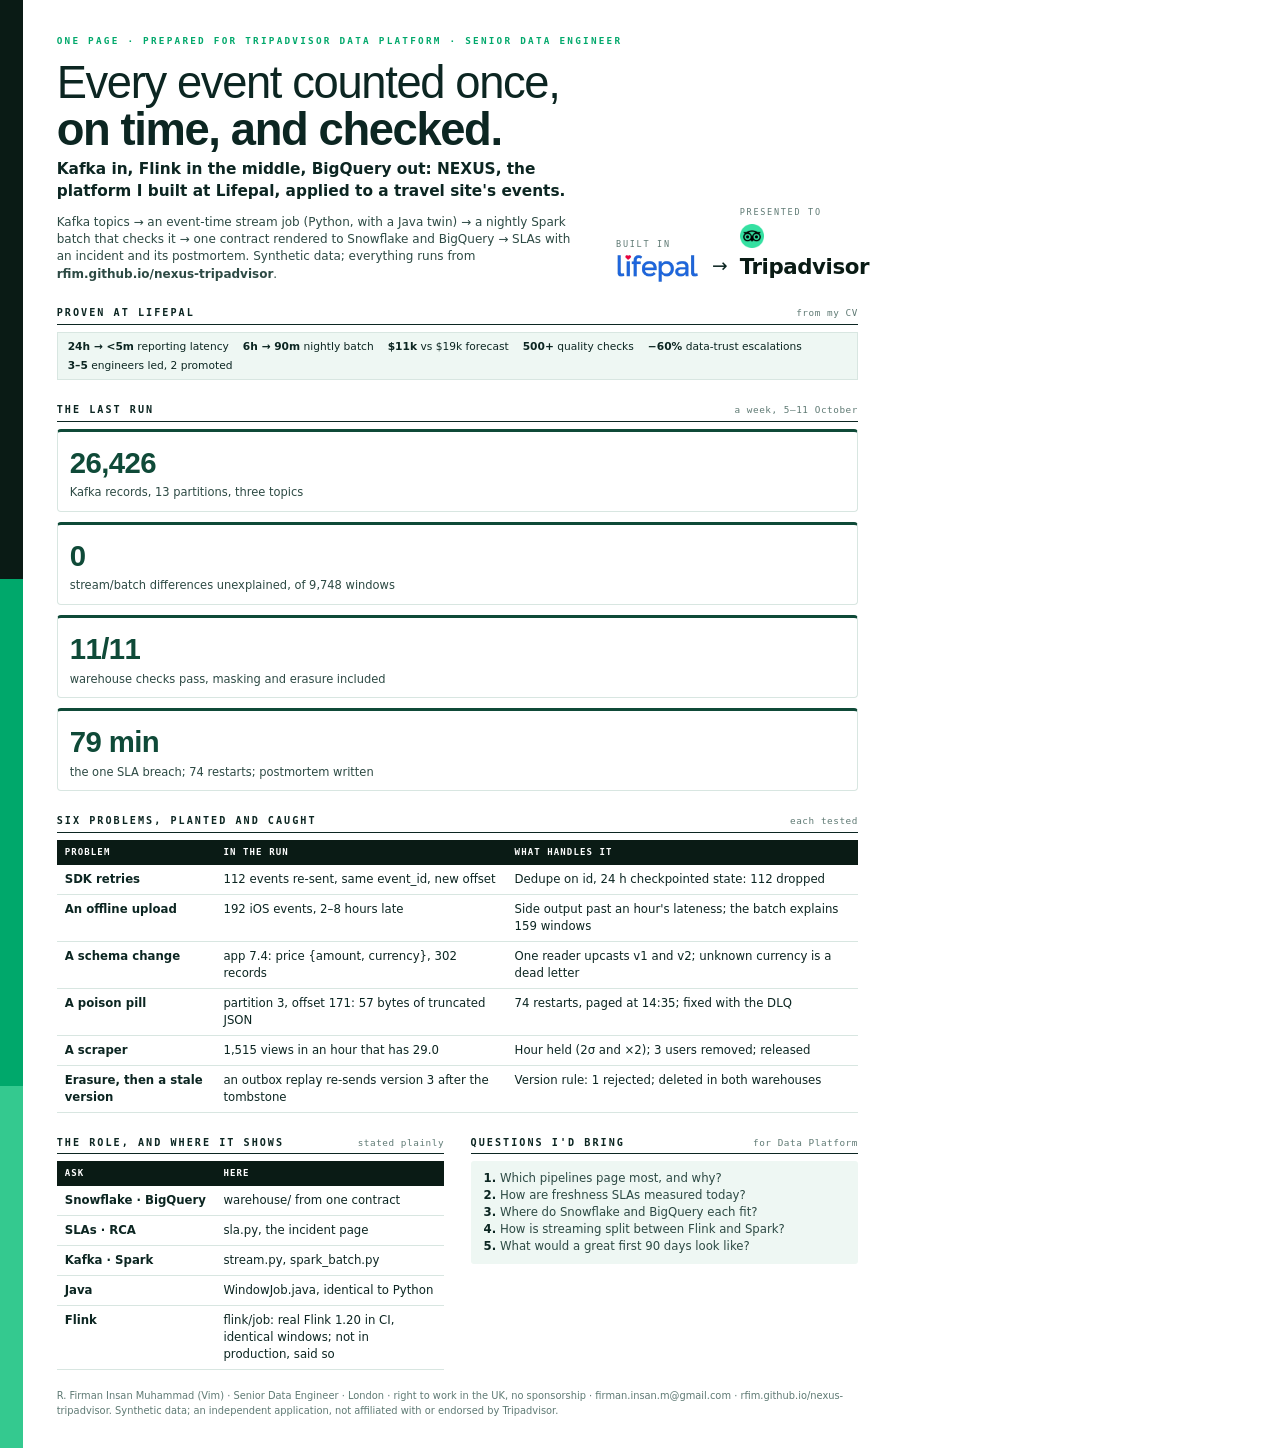
<file: docs/pdf-src/one_page.html>
<!doctype html><html lang="en"><head><meta charset="utf-8"><title>Nexus for Tripadvisor · One page</title><link rel="stylesheet" href="style.css"><style>
@page{margin:0}
body{width:238mm;position:relative}
body::before{content:"";position:absolute;left:0;top:0;bottom:0;width:6mm;background:linear-gradient(180deg,var(--navy) 0 40%,var(--violet) 40% 75%,var(--violet2) 75% 100%)}
.page{padding:9mm 11mm 8mm 15mm}
.top{display:grid;grid-template-columns:1fr 64mm;gap:8mm;align-items:end}
.top h1{font-size:34pt;line-height:1.05;margin:3mm 0 1mm}
.top .tl{font-size:11.5pt;font-weight:800}
.top p{font-size:9pt;color:var(--ink2);margin-top:3mm}
.sec{margin-top:6mm}
.cols{display:grid;grid-template-columns:1fr 1fr;gap:7mm}
.feat td{font-size:8pt;padding:5px 7px}
.feat td.k{font-family:var(--mono);font-size:7.4pt;width:28mm}
.days{display:grid;grid-template-columns:repeat(4,1fr);gap:7px}
.days .card h3{font-size:9.5pt}
.days .n{display:inline-grid;place-items:center;width:15px;height:15px;border-radius:50%;background:var(--navy);color:#fff;font-size:7pt;font-weight:800;margin-right:4px}
</style></head><body><div class="page">
<div class="kicker">One page · prepared for Tripadvisor Data Platform · Senior Data Engineer</div>
<div class="top"><div><h1>Every event counted once, <b>on time, and checked.</b></h1>
  <div class="tl">Kafka in, Flink in the middle, BigQuery out: NEXUS, the platform I built at Lifepal, applied to a travel site's events.</div>
  <p>Kafka topics → an event-time stream job (Python, with a Java twin) → a nightly Spark batch that checks it → one contract rendered to Snowflake and BigQuery → SLAs with an incident and its postmortem. Synthetic data; everything runs from <b>rfim.github.io/nexus-tripadvisor</b>.</p></div>
  <div><div class="built"><div><div class="k2">BUILT IN</div><img src="lifepal.png" alt="Lifepal" style="height:30px"></div><span class="arrow">→</span><div><div class="k2">PRESENTED TO</div><span class="codat" style="font-size:16pt"><img src="tripadvisor-owl.png" alt="" style="height:24px;display:inline;vertical-align:-5px;margin-right:5px">Tripadvisor</span></div></div></div></div>
<div class="sec"><div class="sh"><b>Proven at Lifepal</b><i>from my CV</i></div><div class="proof"><span><b>24h → &lt;5m</b> reporting latency</span><span><b>6h → 90m</b> nightly batch</span><span><b>$11k</b> vs $19k forecast</span><span><b>500+</b> quality checks</span><span><b>−60%</b> data-trust escalations</span><span><b>3–5</b> engineers led, 2 promoted</span></div></div>
<div class="sec"><div class="sh"><b>The last run</b><i>a week, 5–11 October</i></div><div class="grid four">
  <div class="card"><div class="big">26,426</div><p>Kafka records, 13 partitions, three topics</p></div>
  <div class="card"><div class="big">0</div><p>stream/batch differences unexplained, of 9,748 windows</p></div>
  <div class="card"><div class="big">11/11</div><p>warehouse checks pass, masking and erasure included</p></div>
  <div class="card"><div class="big">79 min</div><p>the one SLA breach; 74 restarts; postmortem written</p></div></div></div>
<div class="sec"><div class="sh"><b>Six problems, planted and caught</b><i>each tested</i></div><table><tr><th>Problem</th><th>In the run</th><th>What handles it</th></tr><tr><td class="k">SDK retries</td><td class="">112 events re-sent, same event_id, new offset</td><td class="">Dedupe on id, 24 h checkpointed state: 112 dropped</td></tr><tr><td class="k">An offline upload</td><td class="">192 iOS events, 2–8 hours late</td><td class="">Side output past an hour's lateness; the batch explains 159 windows</td></tr><tr><td class="k">A schema change</td><td class="">app 7.4: price {amount, currency}, 302 records</td><td class="">One reader upcasts v1 and v2; unknown currency is a dead letter</td></tr><tr><td class="k">A poison pill</td><td class="">partition 3, offset 171: 57 bytes of truncated JSON</td><td class="">74 restarts, paged at 14:35; fixed with the DLQ</td></tr><tr><td class="k">A scraper</td><td class="">1,515 views in an hour that has 29.0</td><td class="">Hour held (2σ and ×2); 3 users removed; released</td></tr><tr><td class="k">Erasure, then a stale version</td><td class="">an outbox replay re-sends version 3 after the tombstone</td><td class="">Version rule: 1 rejected; deleted in both warehouses</td></tr></table></div>
<div class="sec cols"><div><div class="sh"><b>The role, and where it shows</b><i>stated plainly</i></div><table><tr><th>Ask</th><th>Here</th></tr><tr><td class="k">Snowflake · BigQuery</td><td class="">warehouse/ from one contract</td></tr><tr><td class="k">SLAs · RCA</td><td class="">sla.py, the incident page</td></tr><tr><td class="k">Kafka · Spark</td><td class="">stream.py, spark_batch.py</td></tr><tr><td class="k">Java</td><td class="">WindowJob.java, identical to Python</td></tr><tr><td class="k">Flink</td><td class="">flink/job: real Flink 1.20 in CI, identical windows; not in production, said so</td></tr></table></div>
<div><div class="sh"><b>Questions I'd bring</b><i>for Data Platform</i></div><div class="plain"><b>1.</b> Which pipelines page most, and why?<br><b>2.</b> How are freshness SLAs measured today?<br><b>3.</b> Where do Snowflake and BigQuery each fit?<br><b>4.</b> How is streaming split between Flink and Spark?<br><b>5.</b> What would a great first 90 days look like?</div></div></div>
<p class="src" style="margin-top:5mm">R. Firman Insan Muhammad (Vim) · Senior Data Engineer · London · right to work in the UK, no sponsorship · firman.insan.m@gmail.com · rfim.github.io/nexus-tripadvisor. Synthetic data; an independent application, not affiliated with or endorsed by Tripadvisor.</p>
</div></body></html>
</file>
<file: assets/site.css>
/* NEXUS for Abound. Abound-toned palette (approximate): deep green ink, fresh green, warm coral accent. */
:root{
  --ink:#0c2622;--ink2:#23413c;--navy:#08201c;--navy2:#0f2f2a;--muted:#587470;--line:#dbe7e3;--wash:#eef7f3;
  --violet:#0b8a6a;--violet2:#3fd0a4;--pink:#ff7a45;--mint:#14b88a;--amber:#b07a00;--amber-bg:#fff6df;--red:#d93a5b;
  --paper:#f8fbf9;--white:#fff;--width:1220px;
  --font:"Inter",system-ui,-apple-system,"Segoe UI",sans-serif;
  --mono:"JetBrains Mono","SFMono-Regular",Consolas,ui-monospace,monospace;
}
*{box-sizing:border-box}
html{scroll-behavior:smooth}
body{margin:0;color:var(--ink);background:var(--paper);font:400 16px/1.6 var(--font);-webkit-font-smoothing:antialiased}
a{color:inherit;text-decoration:none}
button{font:inherit;cursor:pointer}
code,.mono{font-family:var(--mono);font-size:.86em}
:focus-visible{outline:3px solid var(--violet2);outline-offset:3px}
.shell{width:min(calc(100% - 2rem),var(--width));margin-inline:auto}
.skip{position:absolute;left:1rem;top:-5rem;z-index:100;background:#fff;padding:.5rem 1rem}.skip:focus{top:1rem}
h1,h2,h3{letter-spacing:-.02em;margin:0;line-height:1.1}
h2{font-size:clamp(2rem,4.2vw,3.4rem);font-weight:750}
h2 em{font-style:normal;color:var(--violet)}
h3{font-size:1.12rem;font-weight:700}
p{margin:.4rem 0}
.kicker{font-size:.7rem;letter-spacing:.2em;text-transform:uppercase;font-weight:700;color:var(--violet)}
.lede{color:var(--ink2);font-size:1.08rem;max-width:62ch}
.section{padding:clamp(3.5rem,7vw,6rem) 0}
.section.alt{background:#fff;border-block:1px solid var(--line)}
.section.dark{background:var(--navy);color:#e8f5f1}
.section.dark .lede,.section.dark p{color:#c4ddd6}
.section.dark h2 em{color:var(--pink)}
.head{display:grid;grid-template-columns:minmax(0,1.1fr) minmax(260px,.7fr);gap:3rem;align-items:end;margin:1rem 0 2.2rem}
.head>p{color:var(--muted);margin:0}
.section.dark .head>p{color:#9cc0b7}
.index{display:flex;justify-content:space-between;border-bottom:1px solid var(--line);padding-bottom:.7rem;font-size:.68rem;
  font-weight:800;letter-spacing:.16em;text-transform:uppercase;color:var(--violet)}
.index span:last-child{color:var(--muted)}
.section.dark .index{border-color:#1f4a42;color:var(--violet2)}
.grid{display:grid;gap:1rem}
.g2{grid-template-columns:repeat(2,minmax(0,1fr))}.g3{grid-template-columns:repeat(3,minmax(0,1fr))}
.g4{grid-template-columns:repeat(4,minmax(0,1fr))}.g5{grid-template-columns:repeat(5,minmax(0,1fr))}
.card{background:#fff;border:1px solid var(--line);border-radius:14px;padding:1.2rem 1.3rem}
.card p,.card li{color:var(--ink2);font-size:.94rem}
.section.dark .card{background:var(--navy2);border-color:#1f4a42}
.section.dark .card p,.section.dark .card li{color:#c4ddd6}
.card.top-v{border-top:4px solid var(--violet)}.card.top-p{border-top:4px solid var(--pink)}
.big{font-size:clamp(1.8rem,3vw,2.5rem);font-weight:800;letter-spacing:-.03em;color:var(--violet);line-height:1}
.big.p{color:var(--pink)}
.chip{display:inline-flex;align-items:center;gap:.35rem;font-size:.78rem;font-weight:650;padding:.25rem .7rem;border-radius:99px;
  background:var(--wash);color:var(--violet);border:1px solid var(--line);margin:.15rem .2rem .15rem 0}
.chip.dark{background:#12382f;border-color:#2a5a50;color:#d3ece5}
.callout{background:var(--wash);border-left:3px solid var(--violet);padding:.8rem 1rem;border-radius:0 10px 10px 0;font-size:.94rem;color:var(--ink2)}
.callout.amber{background:var(--amber-bg);border-left-color:var(--amber)}
.callout.pink{border-left-color:var(--pink)}
table{border-collapse:collapse;width:100%}
th{font-size:.68rem;letter-spacing:.14em;text-transform:uppercase;color:var(--muted);text-align:left;padding:.55rem .6rem;border-bottom:1.5px solid var(--ink)}
td{padding:.55rem .6rem;border-bottom:1px solid var(--line);vertical-align:top;font-size:.92rem}
td.k{font-weight:700}
.num{text-align:right;font-variant-numeric:tabular-nums}
.tablewrap{overflow-x:auto;border:1px solid var(--line);border-radius:12px;background:#fff}
.tablewrap table td,.tablewrap table th{white-space:nowrap}
pre{background:var(--navy);color:#e3f3ee;border-radius:12px;padding:1rem 1.1rem;font:400 .8rem/1.55 var(--mono);overflow-x:auto;margin:0}
pre .c{color:#8fb3aa}pre .k{color:var(--pink)}pre .s{color:#7ce0bf}pre .n{color:#ffd27a}
.button{display:inline-flex;align-items:center;gap:.7rem;min-height:46px;padding:.65rem 1.05rem;border-radius:10px;font-weight:700;font-size:.9rem;
  transition:transform .15s,background .15s;border:1px solid transparent}
.button:hover{transform:translateY(-2px)}
.b-primary{background:var(--violet);color:#fff}.b-primary:hover{background:#10a27d}
.b-pink{background:var(--pink);color:#fff}
.b-ghost{border-color:#2e5f55;color:#e8f5f1;background:rgba(255,255,255,.04)}.b-ghost:hover{border-color:var(--violet2)}
.b-light{border-color:var(--line);background:#fff;color:var(--ink)}
.live{width:8px;height:8px;border-radius:50%;background:var(--mint);box-shadow:0 0 0 0 rgba(20,184,138,.6);animation:ping 2s infinite}
@keyframes ping{0%{box-shadow:0 0 0 0 rgba(20,184,138,.6)}80%,100%{box-shadow:0 0 0 9px rgba(20,184,138,0)}}

/* header */
.site-header{position:sticky;top:0;z-index:30;background:rgba(8,32,28,.94);backdrop-filter:blur(10px);color:#e8f5f1;border-bottom:1px solid #1a3f38}
.site-header .shell{display:flex;align-items:center;justify-content:space-between;gap:1.5rem;min-height:66px}
.brand{display:flex;align-items:center;gap:.6rem;font-weight:800;letter-spacing:.02em}
.brand-mark{width:24px;height:24px;border-radius:7px;background:conic-gradient(from 200deg,var(--violet),var(--pink),var(--violet));
  box-shadow:inset 0 0 0 5px var(--navy)}
.brand small{color:var(--violet2);font-weight:500}
.site-header nav{display:flex;gap:1.3rem;flex-wrap:wrap;justify-content:flex-end;font-size:.86rem;font-weight:600}
.site-header nav a{opacity:.85;display:inline-flex;align-items:center;gap:.4rem}.site-header nav a:hover,.site-header nav a[aria-current]{opacity:1;color:var(--violet2)}
.nav-code{color:var(--pink)!important}

/* hero */
.hero{position:relative;overflow:hidden;background:radial-gradient(110% 90% at 85% 10%,#0f5c4a 0%,#0f3530 35%,#08201c 70%);color:#e8f5f1;
  padding:clamp(3.5rem,8vw,6.5rem) 0 clamp(3rem,6vw,4.5rem)}
.hero canvas{position:absolute;inset:0;width:100%;height:100%;opacity:.75}
.hero .shell{position:relative}
.built{display:flex;align-items:center;gap:1rem;flex-wrap:wrap;margin-bottom:2rem}
.built small{display:block;font-size:.66rem;letter-spacing:.2em;text-transform:uppercase;color:#9cc0b7;margin-bottom:.35rem}
.logo-tile{display:inline-flex;background:#fff;border-radius:10px;padding:.45rem .8rem;box-shadow:0 6px 24px rgba(0,0,0,.25)}
.logo-tile img{height:28px;width:auto;display:block}
.built i{font-style:normal;color:var(--pink);font-weight:800;font-size:1.5rem}
.built b{font-size:1.55rem;letter-spacing:-.02em}
.hero h1{font-size:clamp(3.6rem,10vw,7.5rem);font-weight:800;letter-spacing:-.05em;line-height:.95}
.hero .sub{font-size:clamp(1.15rem,2.2vw,1.6rem);color:var(--violet2);font-weight:650;margin-top:.6rem;max-width:30ch}
.hero .lede{color:#cde3dd;margin-top:1.2rem;max-width:66ch}
.cta{display:flex;flex-wrap:wrap;gap:.7rem;margin-top:1.8rem}
.proof{display:flex;flex-wrap:wrap;gap:.4rem;margin-top:1.6rem;align-items:center}
.proof b{font-size:.68rem;letter-spacing:.18em;color:var(--pink);margin-right:.4rem}

/* path */
.path{display:grid;grid-template-columns:repeat(5,minmax(0,1fr));gap:.8rem;position:relative}
.step{background:#fff;border:1px solid var(--line);border-radius:14px;padding:1rem;position:relative}
.step .n{font-size:.68rem;letter-spacing:.18em;color:var(--violet);font-weight:800}
.step .big{font-size:1.7rem;margin:.35rem 0}
.step:nth-child(2n) .big{color:var(--pink)}
.step p{font-size:.86rem;color:var(--ink2)}
.step:not(:last-child)::after{content:"→";position:absolute;right:-.75rem;top:42%;color:var(--violet);font-weight:800;z-index:2}

/* integrations */
.integrations{display:grid;grid-template-columns:repeat(3,minmax(0,1fr));gap:1rem}
.integration{border-radius:16px;padding:1.2rem;background:linear-gradient(160deg,#133f37,#0c2d28);border:1px solid #285a50}
.integration h3{color:#fff;margin-bottom:.6rem}
.integration .chip{background:#18463d;border-color:#2e5f55;color:#dcefe9}

/* footer */
footer{background:var(--navy);color:#9cc0b7;font-size:.86rem;padding:2.5rem 0}
footer a{color:#d3ece5;text-decoration:underline;text-underline-offset:3px}

/* MCP stage */
.stage{position:relative;background:radial-gradient(90% 120% at 50% 0%,#12443b 0%,#08201c 60%);border:1px solid #1f4a42;border-radius:20px;overflow:hidden}
.stage svg{display:block;width:100%;height:auto}
.svgwrap{overflow-x:auto}
.node rect{fill:#0f3530;stroke:#2e5f55;stroke-width:1.5;transition:fill .35s,stroke .35s}
.node text{fill:#e3f3ee;font:600 15px var(--font)}
.node text.sm{font:500 11.5px var(--font);fill:#9cc0b7}
.node.on rect{fill:#0b6b53;stroke:var(--violet2)}
.node.hot rect{fill:#6b3220;stroke:var(--pink)}
.node.off rect{opacity:.35}
.wire{fill:none;stroke:#285a50;stroke-width:2;stroke-dasharray:6 7}
.wire.on{stroke:var(--violet2);animation:dash 1s linear infinite}
.wire.hot{stroke:var(--pink);animation:dash .7s linear infinite}
@keyframes dash{to{stroke-dashoffset:-26}}
.packet{filter:drop-shadow(0 0 6px rgba(255,79,139,.9))}
.tool-pill{transition:opacity .4s,transform .4s}
.stage-ui{display:grid;grid-template-columns:minmax(0,1.35fr) minmax(300px,1fr);gap:0;border-top:1px solid #1f4a42}
.steps-list{list-style:none;margin:0;padding:1rem 1.2rem;max-height:430px;overflow:auto;border-right:1px solid #1f4a42}
.steps-list li{display:grid;grid-template-columns:28px 1fr;gap:.6rem;padding:.55rem .4rem;border-radius:10px;color:#a6c4bc;font-size:.9rem;cursor:pointer}
.steps-list li b{color:#d3ece5;display:block;font-size:.92rem}
.steps-list li .dot{width:24px;height:24px;border-radius:50%;border:1.5px solid #2e5f55;display:grid;place-items:center;font-size:.72rem;font-weight:800;color:#8fb3aa}
.steps-list li.done .dot{background:var(--violet);border-color:var(--violet);color:#fff}
.steps-list li.now{background:#12382f}
.steps-list li.now .dot{background:var(--pink);border-color:var(--pink);color:#fff;animation:ping 1.6s infinite}
.wirelog{padding:1rem 1.1rem;background:#04130f;max-height:430px;overflow:auto;font:400 .76rem/1.5 var(--mono);color:#cde3dd}
.wirelog .msg{border-left:2px solid #2e5f55;padding:.35rem .6rem;margin-bottom:.55rem;white-space:pre-wrap;word-break:break-word;animation:fadein .35s}
.wirelog .msg.req{border-color:var(--violet2)}.wirelog .msg.res{border-color:var(--mint)}.wirelog .msg.err{border-color:var(--pink)}
.wirelog .msg .dir{display:block;font-size:.66rem;letter-spacing:.14em;text-transform:uppercase;color:#8fb3aa;margin-bottom:.15rem}
@keyframes fadein{from{opacity:0;transform:translateY(4px)}to{opacity:1;transform:none}}
.controls{display:flex;flex-wrap:wrap;gap:.5rem;align-items:center;padding:.9rem 1.2rem;border-top:1px solid #1f4a42;background:#0a2621}
.controls button,.controls select{background:#12382f;color:#e8f5f1;border:1px solid #2e5f55;border-radius:9px;padding:.45rem .8rem;font-weight:650;font-size:.85rem}
.controls button.primary{background:var(--violet);border-color:var(--violet)}
.controls .grow{flex:1}
.controls label{font-size:.78rem;color:#9cc0b7}
.caption{padding:1rem 1.2rem;color:#e8f5f1;font-size:1rem;min-height:3.2rem;border-top:1px solid #1f4a42;background:#0c2d28}
.caption b{color:var(--pink)}

/* story tabs */
.tabs{display:flex;flex-wrap:wrap;gap:.4rem;margin:0 0 .8rem}
.tabs [role=tab]{border:1px solid #2e5f55;background:#0f3530;color:#cde3dd;border-radius:10px;padding:.6rem 1rem;font-weight:700;font-size:.88rem}
.tabs [role=tab][aria-selected=true]{background:var(--violet);border-color:var(--violet);color:#fff}
.tabs [role=tab][data-view=lifepal][aria-selected=true]{background:#1f6fe0;border-color:#1f6fe0}
.tabs [role=tab][data-view=lesson][aria-selected=true]{background:var(--pink);border-color:var(--pink)}
.stage[data-view=lifepal] .caption{background:#0f2a5c}.stage[data-view=lifepal] .caption b{color:#8fc2ff}
.stage[data-view=lesson] .caption{background:#4a2416}
.lesson{border-radius:12px;padding:.8rem 1rem;margin-top:.2rem}
.lesson b{display:block;font-size:.72rem;letter-spacing:.16em;text-transform:uppercase;margin-bottom:.2rem}
.lesson.lifepal{background:#e9f2ff;border-left:4px solid #1f6fe0}.lesson.lifepal b{color:#1f6fe0}
.lesson.lesson{background:#ffeef4;border-left:4px solid var(--pink)}.lesson.lesson b{color:var(--pink)}

/* code: editor + console */
.ide{display:grid;grid-template-columns:250px minmax(0,1fr);border:1px solid #1f4a42;border-radius:16px;overflow:hidden;background:#061d19;height:720px}
.tree{overflow:auto;border-right:1px solid #1f4a42;padding:.6rem 0;background:#0a2621}
.tree-dir{font:700 .68rem var(--mono);letter-spacing:.08em;color:#8fb3aa;padding:.7rem .9rem .25rem}
.tree-file{display:flex;justify-content:space-between;align-items:center;width:100%;border:0;background:none;color:#d3ece5;text-align:left;padding:.28rem .9rem .28rem 1.3rem;font:500 .8rem var(--mono)}
.tree-file:hover{background:#12382f}.tree-file.active{background:#0b6b53;color:#fff}
.dot-browser,.dot-spark,.dot-tests,.dot-view{display:inline-block;width:8px;height:8px;border-radius:50%;flex:none}
.dot-browser{background:var(--mint)}.dot-local{background:#5fb4ff;display:inline-block;width:8px;height:8px;border-radius:50%;flex:none}.dot-spark{background:#f0a23a}.dot-tests{background:var(--violet2)}.dot-view{background:#4a4d86}
.ide-main{display:grid;grid-template-rows:auto minmax(0,1fr) 230px;min-width:0}
.ide-bar{display:flex;align-items:center;gap:.5rem;padding:.55rem .8rem;border-bottom:1px solid #1f4a42;background:#0c2d28;flex-wrap:wrap}
.ide-bar code{color:#fff;font-size:.82rem}.ide-bar .grow{flex:1}
.ide-bar button,.ide-bar a.ghost{border:1px solid #2e5f55;background:#12382f;color:#e8f5f1;border-radius:8px;padding:.35rem .7rem;font-size:.8rem;font-weight:650}
.ide-bar button.primary{background:var(--violet);border-color:var(--violet)}.ide-bar button:disabled{opacity:.45;cursor:not-allowed}
.ide-bar kbd{font:500 .66rem var(--mono);opacity:.75;margin-left:.3rem}
.badge,.pill{font:700 .66rem var(--font);letter-spacing:.04em;padding:.18rem .55rem;border-radius:99px}
.b-run{background:#0d3b30;color:#7ce0bf}.b-spark{background:#3d2a0c;color:#f6c27a}.b-test{background:#241f73;color:#cfc7ff}.b-view{background:#12382f;color:#9cc0b7}.b-dirty{background:#4a1f3a;color:#ff9cc0}.b-local{background:#0f2a5c;color:#9fd0ff}
.editor{min-height:0;overflow:hidden}
.CodeMirror{height:100%;font:400 .8rem/1.55 var(--mono)}
.cm-s-nexus.CodeMirror{background:#061d19;color:#e3f3ee}.cm-s-nexus .CodeMirror-gutters{background:#0a2621;border-right:1px solid #1a3f38}
.cm-s-nexus .CodeMirror-linenumber{color:#4f5290}.cm-s-nexus .CodeMirror-cursor{border-left:2px solid var(--pink)}
.cm-s-nexus .CodeMirror-selected,.cm-s-nexus.CodeMirror-focused .CodeMirror-selected{background:#2a2d78}
.cm-s-nexus .cm-keyword{color:#ff9a6a}.cm-s-nexus .cm-def{color:#8fc2ff}.cm-s-nexus .cm-string{color:#7ce0bf}.cm-s-nexus .cm-comment{color:#7b7eb8;font-style:italic}
.cm-s-nexus .cm-number,.cm-s-nexus .cm-atom{color:#ffd27a}.cm-s-nexus .cm-builtin{color:#b9e6d8}.cm-s-nexus .cm-variable-2,.cm-s-nexus .cm-meta{color:#b9b7ff}.cm-s-nexus .cm-property{color:#d3ece5}
.console{margin:0;border-radius:0;border-top:1px solid #1f4a42;background:#070820;color:#e3f3ee;overflow:auto;font-size:.76rem;white-space:pre-wrap}
.o-note{color:#9cc0b7}.o-err{color:#ff9a7a}.o-ok{color:#7ce0bf}.o-cmd{color:#ffd27a}
.legend{display:flex;gap:1.2rem;flex-wrap:wrap;margin-top:.7rem;font-size:.8rem;color:#9cc0b7}.legend i{margin-right:.35rem}
.tasklink{color:#d3ece5;text-decoration:none}.tasklink:hover{color:#fff;text-decoration:underline}.tasklink i{font:400 .7rem var(--mono);color:#8fb3aa;font-style:normal;margin-left:.3rem}
.suite{background:#fff}.suite summary{display:flex;gap:.8rem;align-items:center;flex-wrap:wrap}.suite summary span:nth-child(2){color:var(--muted);font-size:.86rem;flex:1}
.linkish{border:0;background:none;color:var(--violet);font-weight:700;text-decoration:underline}
.tlist{list-style:none;margin:.6rem 0 0;padding:0;columns:2;column-gap:1.5rem;font:400 .76rem var(--mono)}
.tlist li{break-inside:avoid;padding:.12rem 0}.tlist li span{display:inline-block;width:1.2rem}.tlist li i{color:var(--muted);font-style:normal;margin-left:.4rem}
.tlist li.passed span{color:var(--mint)}.tlist li.failed{color:var(--red)}.tlist li.skipped{color:var(--muted)}
#t-live .tlist{columns:2}
@media (max-width:980px){.ide{grid-template-columns:1fr;height:auto}.tree{max-height:220px;border-right:0;border-bottom:1px solid #1f4a42}.ide-main{grid-template-rows:auto 420px 220px}.tlist{columns:1}}

/* chat */
.chat{display:grid;grid-template-columns:minmax(0,1fr) minmax(0,1.1fr);gap:1rem}
.asks{display:flex;flex-wrap:wrap;gap:.45rem}
.asks button{background:#fff;border:1px solid var(--line);border-radius:99px;padding:.45rem .85rem;font-size:.85rem;color:var(--ink);font-weight:550}
.asks button:hover{border-color:var(--violet);color:var(--violet)}
.asks button.refuse{border-style:dashed}
.chatbox{display:flex;gap:.5rem;margin-top:.8rem}
.chatbox input{flex:1;border:1px solid var(--line);border-radius:10px;padding:.7rem .9rem;font:inherit}
.answer{background:#fff;border:1px solid var(--line);border-radius:14px;padding:1.1rem;min-height:280px}
.answer .bubble{background:var(--wash);border-radius:12px;padding:.8rem 1rem;margin:.6rem 0;font-size:.98rem}
.answer .bubble.no{background:#ffeef3;border:1px solid #ffc7d6}
.answer .cite{font-size:.8rem;color:var(--muted);border-top:1px dashed var(--line);margin-top:.6rem;padding-top:.5rem}
.trace{font:400 .76rem/1.5 var(--mono);background:var(--navy);color:#cde3dd;border-radius:10px;padding:.7rem .9rem;margin-top:.6rem;white-space:pre-wrap}
.persona{display:flex;gap:.4rem;flex-wrap:wrap;margin-bottom:.8rem}
.persona button{border:1px solid var(--line);background:#fff;border-radius:10px;padding:.45rem .8rem;font-size:.85rem;font-weight:650}
.persona button[aria-pressed=true]{background:var(--ink);color:#fff;border-color:var(--ink)}

/* run page */
.bars{display:grid;gap:.35rem}
.bar{display:grid;grid-template-columns:minmax(200px,1.2fr) 3fr 60px;gap:.7rem;align-items:center;font-size:.86rem}
.bar .track{height:14px;background:var(--wash);border-radius:6px;position:relative;overflow:hidden}
.bar .fill{position:absolute;top:0;bottom:0;background:linear-gradient(90deg,var(--violet),var(--pink));border-radius:6px;transform-origin:left;animation:grow .9s ease-out both}
@keyframes grow{from{transform:scaleX(0)}to{transform:scaleX(1)}}
.pass{color:var(--mint);font-weight:700}.fail{color:var(--red);font-weight:700}
details{border:1px solid var(--line);border-radius:12px;background:#fff;padding:.7rem 1rem;margin:.5rem 0}
details summary{cursor:pointer;font-weight:650}
.delta-up{color:var(--mint)}.delta-down{color:var(--red)}

/* on-call */
.timeline{position:relative;padding-left:1.6rem}
.timeline::before{content:"";position:absolute;left:.45rem;top:.3rem;bottom:.3rem;width:2px;background:var(--line)}
.tl{position:relative;margin-bottom:1rem;opacity:.25;transition:opacity .5s}
.tl.on{opacity:1}
.tl::before{content:"";position:absolute;left:-1.42rem;top:.35rem;width:14px;height:14px;border-radius:50%;background:#fff;border:3px solid var(--violet)}
.tl.on::before{background:var(--violet)}
.tl .t{font:700 .78rem var(--mono);color:var(--pink)}
.diff{font:400 .8rem/1.55 var(--mono);background:var(--navy);color:#cde3dd;border-radius:10px;padding:.8rem 1rem;white-space:pre-wrap;overflow-wrap:anywhere}
.diff .add{color:#7ce0bf}.diff .del{color:#ff9a7a}

.oncall-grid{grid-template-columns:minmax(0,1.3fr) minmax(0,1fr);gap:2rem}
.grid>*,.chat>*,.stage-ui>*,.head>*,.integrations>*,.path>*{min-width:0}
pre,.trace,.wirelog{max-width:100%;overflow-wrap:anywhere}
.trace{white-space:pre-wrap}
.controls select{max-width:100%}
@media (max-width:980px){
  .oncall-grid{grid-template-columns:1fr}
  .head,.stage-ui,.chat{grid-template-columns:1fr}
  .g3,.g4,.g5,.path,.integrations{grid-template-columns:repeat(2,minmax(0,1fr))}
  .step:not(:last-child)::after{display:none}
  .steps-list{border-right:0;border-bottom:1px solid #1f4a42}
  .site-header nav{gap:.8rem;font-size:.8rem}
}
@media (max-width:620px){
  .controls{gap:.4rem}.controls .grow{display:none}.controls label{width:100%}.controls select{width:100%}
  .built b{font-size:1.2rem}
  .stage svg{min-width:720px}
  .hero h1{font-size:3.4rem}
  .g2,.g3,.g4,.g5,.path,.integrations{grid-template-columns:1fr}
  .bar{grid-template-columns:1fr}
  .site-header nav a:not(.keep){display:none}
}
@media (prefers-reduced-motion:reduce){*{animation:none!important;transition:none!important}}
.bar>*{min-width:0}.tasklink,.tlist li,.suite summary{overflow-wrap:anywhere}
@media (max-width:620px){.tasklink i{display:block;margin-left:0}.tlist li i{display:block;margin-left:1.2rem}}

.section.dark #agent-report p,.section.dark #agent-report li{color:var(--ink2)}.section.dark #agent-report b,.section.dark #agent-report h3{color:var(--ink)}
#agent-trace,#agent-report{min-width:0;overflow-wrap:anywhere}
/* editor: Code | Lineage tabs */
.ide-tabs{display:flex;background:#061d19;border:1px solid #2e5f55;border-radius:9px;padding:2px;gap:2px}
.ide-bar .ide-tabs button{border:0;background:none;color:#9cc0b7;padding:.28rem .7rem;border-radius:7px}
.ide-bar .ide-tabs button.on{background:#0b6b53;color:#fff}
.lineage{min-height:0;overflow:auto;background:#061d19;display:grid;grid-template-columns:minmax(0,1fr) 260px}
.lineage[hidden]{display:none}
#lin-svg{width:100%;min-width:640px;height:auto;display:block}
.lin-info{overflow-wrap:anywhere;border-left:1px solid #1f4a42;padding:.8rem .9rem;font-size:.8rem;color:#d3ece5;overflow:auto}
.lin-info h4{margin:.7rem 0 .3rem;font:700 .66rem var(--mono);letter-spacing:.12em;text-transform:uppercase;color:#8fb3aa}
.lin-info ul{list-style:none;margin:0;padding:0;font:400 .74rem var(--mono)}.lin-info li{padding:.1rem 0}
.lin-info button{border:0;background:none;color:#b9e6d8;font:inherit;padding:0;text-decoration:underline;text-align:left}
.ln rect{fill:#141650;stroke:#2f3270;stroke-width:1}.ln text{font:500 10.5px var(--mono);fill:#8fb3aa;pointer-events:none}
.ln{cursor:pointer}.ln:hover rect{stroke:#8fb3aa}
.ln.w rect{fill:#5a1f4a;stroke:var(--pink);stroke-width:1.6}.ln.w text{fill:#fff}
.ln.r rect{fill:#24206e;stroke:#8f7dff;stroke-width:1.6}.ln.r text{fill:#fff}
.ln.sel rect{stroke:#ffd27a;stroke-width:2.2}
.ln .bad{fill:#ff9a7a;font-weight:700}.ln .ok{fill:#7ce0bf;font-weight:700}
.le{fill:none;stroke:#23265e;stroke-width:1.1}.le.hot{stroke:#b9e6d8;stroke-width:1.8;stroke-dasharray:5 4;animation:lin-flow 1s linear infinite}
@keyframes lin-flow{to{stroke-dashoffset:-9}}
@media (prefers-reduced-motion:reduce){.le.hot{animation:none}}
.lin-key{display:flex;gap:.8rem;flex-wrap:wrap;font-size:.72rem;color:#9cc0b7;margin-top:.4rem}.lin-key i{display:inline-block;width:10px;height:10px;border-radius:3px;margin-right:.3rem;vertical-align:-1px}
@media (max-width:760px){.lineage{grid-template-columns:1fr}.lin-info{border-left:0;border-top:1px solid #1f4a42}}
/* run page: the seven sections under the editor, side by side */
.strip-nav{position:sticky;top:0;z-index:5;background:#08201c;border-top:1px solid #1f4a42;border-bottom:1px solid #1f4a42}
.strip-nav .shell{display:flex;align-items:center;gap:.4rem;padding-top:.6rem;padding-bottom:.6rem;overflow-x:auto;scrollbar-width:none}
.strip-nav .shell::-webkit-scrollbar{display:none}
.strip-nav button{flex:none;border:1px solid #2e5f55;background:#0f3530;color:#cde3dd;border-radius:99px;padding:.32rem .75rem;font:600 .78rem var(--font);white-space:nowrap}
.strip-nav button b{font:700 .72rem var(--mono);color:#8fb3aa;margin-right:.35rem}
.strip-nav button.on{background:var(--violet);border-color:var(--violet);color:#fff}.strip-nav button.on b{color:#fff}
.strip-nav .arrow{padding:.32rem .6rem}.strip-nav .grow{flex:1}
.hstrip{display:flex;overflow-x:auto;overflow-y:hidden;scroll-snap-type:x mandatory;align-items:flex-start;scroll-behavior:smooth;transition:height .3s;scrollbar-width:thin}
.hstrip>section{flex:0 0 100%;min-width:0;scroll-snap-align:start}
@media (prefers-reduced-motion:reduce){.hstrip{scroll-behavior:auto;transition:none}}
.suite summary span:nth-child(2){min-width:14rem}
/* header: "built in Lifepal" next to the brand */
.built-in{display:inline-flex;align-items:center;gap:.45rem;margin-left:.35rem;padding-left:.75rem;border-left:1px solid #2e5f55}
.built-in small{color:#9cc0b7;font:500 .72rem var(--font);letter-spacing:.04em;white-space:nowrap}
.logo-chip{display:inline-flex;align-items:center;background:#fff;border-radius:6px;padding:3px 6px}
.logo-chip img{display:block;width:56px;height:auto}
@media (max-width:520px){.built-in{padding-left:.5rem;margin-left:.15rem;flex-direction:column;align-items:flex-start;gap:.15rem}.built-in small{font-size:.62rem}.logo-chip img{width:44px}}
.brand-mark{flex:none}
/* ide-scroll-fix: one row that fits the box, so the file list and the code each scroll inside it */
.ide{grid-template-rows:minmax(0,1fr)}
.tree,.ide-main,.editor{min-height:0}
.tree{overscroll-behavior:contain}
@media (max-width:980px){.ide{grid-template-rows:auto}}
</file>
<file: assets/tripadvisor.css>
/* NEXUS for Tripadvisor, on top of site.css: a Tripadvisor-toned palette (approximate), near-black ink and travel green. */
:root{--violet:#00a86b;--violet2:#34e0a1;--pink:#ff6b4a;--mint:#2fcf8f;--navy:#0a1b15;--navy2:#10271f}
.g1{grid-template-columns:minmax(0,1fr)}
.section.dark .tablewrap{background:#0f2a21;border-color:#1f4a3c}
.section.dark .tablewrap td{border-color:#1f4a3c;color:#dcefe9}.section.dark .tablewrap th{color:#9cc0b7;border-color:#9cc0b7}
.incident{border-left:4px solid var(--pink)}
.task{display:grid;grid-template-columns:minmax(0,24rem) minmax(0,1fr) 3.5rem;gap:.8rem;align-items:center;font-size:.82rem;padding:.18rem 0}
.task .bar{position:relative;height:10px;background:var(--wash);border-radius:99px}
.task .bar i{position:absolute;top:0;bottom:0;background:var(--violet);border-radius:99px}
.task .bar i.java{background:#f0a23a}.task .bar i.spark{background:#ff9a6a}
@media (max-width:760px){.task{grid-template-columns:1fr 3rem}.task .bar{grid-column:1/-1;order:3}}
.ledger{display:grid;grid-template-columns:repeat(6,minmax(0,1fr));gap:.4rem;margin-top:.5rem}
.ledger div{background:var(--wash);border-radius:10px;padding:.5rem .6rem}
.ledger b{display:block;font:800 1.15rem var(--font);color:var(--ink)}.ledger small{font-size:.7rem;color:var(--muted)}
.ledger div.eq{background:none;display:grid;place-items:center;font:800 1.2rem var(--font);color:var(--violet)}
.section.dark .ledger div{background:#12382f}.section.dark .ledger b{color:#fff}.section.dark .ledger small{color:#9cc0b7}
.sqltabs{display:flex;gap:.35rem;flex-wrap:wrap;margin:.6rem 0}
.sqltabs button{border:1px solid #2e5f55;background:#0f3530;color:#cde3dd;border-radius:9px;padding:.35rem .75rem;font:600 .8rem var(--font)}
.sqltabs button.on{background:var(--violet);border-color:var(--violet);color:#fff}
.sqltabs .sep{width:1px;background:#2e5f55;margin:0 .3rem}
svg .grid{stroke:var(--line)}svg .ax{font:500 11px var(--font);fill:var(--muted)}
.section.dark svg .ax{fill:#9cc0b7}.section.dark svg .grid{stroke:#1f4a3c}
.chart{width:100%;height:auto;display:block}
.dot-java{display:inline-block;width:8px;height:8px;border-radius:50%;flex:none;background:#f0a23a}
.b-java{background:#3d2a0c;color:#f6c27a}
.ta-chip{display:inline-flex;align-items:center;gap:.4rem;background:#fff;border-radius:10px;padding:.35rem .7rem;color:#000;font-weight:800;letter-spacing:-.01em}
.ta-chip img{height:28px;width:auto;display:block;border-radius:6px}
.verdict{font:700 .72rem var(--mono);padding:.15rem .5rem;border-radius:99px}
.verdict.ok{background:#0d3b30;color:#7ce0bf}.verdict.bad{background:#4a1f1a;color:#ff9a7a}.verdict.warn{background:#3d2a0c;color:#f6c27a}
.section:not(.dark) .verdict.ok{background:#dff7ee;color:#007a4e}.section:not(.dark) .verdict.bad{background:#ffe6e0;color:#c0392b}
.section:not(.dark) .verdict.warn{background:#fff3d6;color:#8a5a00}
.mono{font-family:var(--mono)}
.kv{display:grid;grid-template-columns:max-content minmax(0,1fr);gap:.2rem .9rem;font-size:.86rem}.kv dt{color:var(--muted)}.kv dd{margin:0}
.section.dark .kv dt{color:#9cc0b7}
.tablewrap.wrap table td,.tablewrap.wrap table th{white-space:normal;overflow-wrap:anywhere}
.brand-owl{width:26px;height:26px;flex:none;display:block}
.ta-presented{display:inline-flex;align-items:center;gap:.6rem}.ta-presented img{width:40px;height:40px;display:block}
.dot-flink{display:inline-block;width:8px;height:8px;border-radius:50%;flex:none;background:#e6526f}
.b-flink{background:#4a1626;color:#ff9db2}
.on-flink{display:block;margin-top:.55rem;padding:.45rem .7rem;background:#04130f;border-left:3px solid #e6526f;border-radius:6px;font:400 .76rem/1.5 var(--mono);color:#ffd2dc;white-space:pre-wrap}
.on-flink span{display:block;font:700 .62rem var(--mono);letter-spacing:.16em;text-transform:uppercase;color:#ff9db2;margin-bottom:.15rem}
/* the three highlighted technologies */
.stack3{display:grid;grid-template-columns:repeat(3,minmax(0,1fr));gap:.8rem;margin:1.6rem 0 .4rem;max-width:960px}
.stack-tile{display:block;border-radius:16px;padding:1rem 1.2rem;border:1px solid rgba(255,255,255,.14);background:rgba(255,255,255,.05);transition:transform .15s}
.stack-tile:hover{transform:translateY(-3px)}
.stack-tile small{display:block;font:700 .64rem var(--mono);letter-spacing:.18em;text-transform:uppercase;opacity:.8}
.stack-tile b{display:block;font-size:clamp(1.4rem,2.6vw,2rem);font-weight:800;letter-spacing:-.02em;margin:.2rem 0}
.stack-tile span{font-size:.84rem;color:#d3ece5}
.stack-tile.flink{border-color:#e6526f;background:linear-gradient(150deg,rgba(230,82,111,.28),rgba(230,82,111,.06))}.stack-tile.flink small{color:#ff9db2}
.stack-tile.kafka{border-color:#9aa7ff;background:linear-gradient(150deg,rgba(154,167,255,.26),rgba(154,167,255,.05))}.stack-tile.kafka small{color:#c3caff}
.stack-tile.bq{border-color:#5fa8ff;background:linear-gradient(150deg,rgba(95,168,255,.28),rgba(95,168,255,.05))}.stack-tile.bq small{color:#a9d0ff}
.hero .also{font:600 .8rem var(--mono);color:#9cc0b7;letter-spacing:.06em;margin-top:.3rem}
@media (max-width:760px){.stack3{grid-template-columns:1fr}}
.flink-frame{fill:rgba(230,82,111,.07);stroke:#e6526f;stroke-width:1.6;stroke-dasharray:7 5}
.flink-label{font:700 11px var(--mono);letter-spacing:.12em;fill:#ff9db2}.flink-label.dim{fill:#c98a99;letter-spacing:.04em;font-weight:500}
/* terminal panes */
.term-wrap{border-top:1px solid #1f4a42;background:#030c09;min-width:0}
.section .grid .term-wrap{border:1px solid #1f4a42;border-radius:14px;overflow:hidden}
.term-bar{display:flex;align-items:center;gap:.8rem;flex-wrap:wrap;padding:.45rem .9rem;background:#0a1d17;border-bottom:1px solid #1f4a42;color:#9cc0b7;font:600 .76rem var(--mono)}
.term-bar b{color:#d3ece5;font-weight:600}
.window-dots{display:inline-flex;gap:5px}.window-dots i{width:9px;height:9px;border-radius:50%;background:#ff5f57}.window-dots i:nth-child(2){background:#febc2e}.window-dots i:nth-child(3){background:#28c840}
#term-tabs{display:flex;gap:4px}
#term-tabs button{border:1px solid #2e5f55;background:none;color:#9cc0b7;border-radius:7px;padding:.22rem .6rem;font:600 .74rem var(--mono)}
#term-tabs button.on{background:#e6526f;border-color:#e6526f;color:#fff}
.term-note{margin-left:auto;font-weight:400;font-size:.68rem;color:#6f8f87}
.term{margin:0;border-radius:0;background:#030c09;color:#cfe3db;font:400 .76rem/1.55 var(--mono);padding:.8rem 1rem;max-height:300px;min-height:150px;overflow:auto;white-space:pre-wrap;overflow-wrap:anywhere}
.term.tall{max-height:520px}
.term i{font-style:normal;color:#4f6f67}
.t-cmd{color:#34e0a1;font-weight:600}.t-dim{color:#6f8f87}.t-err{color:#ff8a7a}.t-ok{color:#9be7c4}
.t-hit{color:#fff;background:rgba(230,82,111,.22);display:inline-block;width:100%}
/* header: one tidy line */
.site-header .brand>span{white-space:nowrap}
.site-header nav{flex-wrap:nowrap;gap:1.25rem}
.site-header nav a{white-space:nowrap}
.site-header nav a[href^="#"]{color:#9cc0b7}
@media (max-width:1180px){.site-header nav a:not(.keep){display:none}}
@media (max-width:900px){.built-in{display:none}.site-header nav{gap:.9rem}}
@media (max-width:640px){.site-header .shell{flex-wrap:wrap;padding:.4rem 0}.site-header nav{flex-wrap:wrap;justify-content:flex-start;gap:.3rem .9rem}}

/* "How it was chosen" under each step (assets/choice.js) */
.choice{margin:0;padding:14px 22px 16px;border-top:1px solid rgba(255,255,255,.07);background:rgba(4,18,14,.55)}
.choice[hidden]{display:none}

.ch-tag{font:700 10.5px "JetBrains Mono",ui-monospace,monospace;letter-spacing:.1em;text-transform:uppercase;padding:3px 8px;border-radius:6px}
.ch-tag.m{background:rgba(52,224,161,.16);color:#34e0a1}.ch-tag.d{background:rgba(255,210,122,.14);color:#ffd27a}
.ch-q{font:600 15px Inter,system-ui,sans-serif;color:#d3e2dc}
.ch-bars{display:grid;gap:6px;max-width:860px}
.ch-row{display:grid;grid-template-columns:minmax(120px,240px) minmax(60px,1fr) minmax(70px,auto);gap:12px;align-items:center;font:500 13px Inter,system-ui,sans-serif;color:#b9cfc7}
.ch-track{height:12px;border-radius:6px;background:rgba(255,255,255,.05);overflow:hidden}
.ch-track i{display:block;height:100%;border-radius:6px;background:#4c6e61;transition:width .5s ease}
.ch-row.pick{color:#d3e2dc;font-weight:700}.ch-row.pick .ch-track i{background:#2fb487}
.ch-row.pick .ch-l::after{content:"  ✓ chosen";color:#34e0a1;font-size:11px}
.ch-v{font:600 12.5px "JetBrains Mono",ui-monospace,monospace;color:inherit;white-space:nowrap}
.ch-v small{display:block;font:500 10.5px Inter,system-ui,sans-serif;color:#7f9c92}
.ch-unit{margin-top:6px;font:500 11px "JetBrains Mono",ui-monospace,monospace;color:#7f9c92}
.ch-mx{border-collapse:collapse;font:500 13px Inter,system-ui,sans-serif;color:#b9cfc7;max-width:100%}
.ch-mx th{font:600 11px Inter,system-ui,sans-serif;color:#9cc0b7;padding:4px 12px;text-align:center;vertical-align:bottom}
.ch-mx td{padding:5px 12px;border-top:1px solid rgba(255,255,255,.06);text-align:center}
.ch-mx td:first-child{text-align:left}
.ch-mx tr.pick td{background:rgba(52,224,161,.07);color:#d3e2dc;font-weight:700}
.ch-mx tr.pick td:first-child::after{content:"  ✓ chosen";color:#34e0a1;font-size:11px}
.ch-mx b.y{color:#34e0a1}.ch-mx b.n{color:#ff7a6b}.ch-mx b.h{color:#ffd27a}
.ch-why{margin:10px 0 0;font:500 13.5px/1.5 Inter,system-ui,sans-serif;color:#cfe3db;max-width:860px}
@media (max-width:640px){.choice{padding:12px 14px}.ch-row{grid-template-columns:1fr auto}.ch-track{grid-column:1/-1;grid-row:2}.ch-mx{display:block;overflow-x:auto}}
.choice{border-top:0;border-bottom:1px solid rgba(255,255,255,.07)}
.ch-box>summary{list-style:none;display:flex;flex-wrap:wrap;align-items:center;gap:10px;cursor:pointer}
.ch-box>summary::-webkit-details-marker{display:none}
.ch-box[open]>summary{margin-bottom:10px}
.ch-toggle{margin-left:auto;font:600 12px Inter,system-ui,sans-serif;color:#9cc0b7;border:1px solid #34584b;border-radius:8px;padding:4px 10px;white-space:nowrap}
.ch-box>summary:hover .ch-toggle{color:#d3e2dc;border-color:#34e0a1}
.ch-box:not([open]) .ch-when-open,.ch-box[open] .ch-when-closed{display:none}
.ch-box:not([open]) .ch-q{font-style:italic;color:#ffd27a}
.choice details.ch-box{background:transparent;border:0;border-radius:0;padding:0;margin:0;box-shadow:none;color:inherit}
.choice details.ch-box>summary{background:transparent;padding:0;color:inherit}
#choice details,#choice details[open],#choice summary{background:transparent !important;border:0 !important;box-shadow:none !important}
.ch-body{display:grid;grid-template-columns:minmax(0,1fr) 260px;gap:22px;align-items:start}
.ch-main{min-width:0}
.ch-model{margin:0;border:1px solid rgba(255,255,255,.07);border-radius:12px;padding:6px 6px 8px;background:rgba(255,255,255,.02)}
.ch-model svg{display:block;width:100%;height:auto}
.ch-model figcaption{font:600 10.5px "JetBrains Mono",ui-monospace,monospace;color:#7f9c92;text-align:center;margin-top:2px}
.ch-n{display:inline-grid;place-items:center;width:17px;height:17px;margin-right:7px;border-radius:50%;background:#4c6e61;color:#081713;font:800 10px Inter,system-ui,sans-serif;font-style:normal;vertical-align:1px}
.ch-row.pick .ch-n,.ch-mx tr.pick .ch-n{background:#2fb487}
@media (max-width:820px){.ch-body{grid-template-columns:1fr}.ch-model{max-width:320px}}
.ch-mx,.ch-mx tr,.ch-mx th,.ch-mx td{border-color:rgba(255,255,255,.06) !important;border-left:0 !important;border-right:0 !important;border-bottom:0 !important}
</file>
<file: assets/vendor/codemirror/codemirror.css>
/* BASICS */

.CodeMirror {
  /* Set height, width, borders, and global font properties here */
  font-family: monospace;
  height: 300px;
  color: black;
  direction: ltr;
}

/* PADDING */

.CodeMirror-lines {
  padding: 4px 0; /* Vertical padding around content */
}
.CodeMirror pre.CodeMirror-line,
.CodeMirror pre.CodeMirror-line-like {
  padding: 0 4px; /* Horizontal padding of content */
}

.CodeMirror-scrollbar-filler, .CodeMirror-gutter-filler {
  background-color: white; /* The little square between H and V scrollbars */
}

/* GUTTER */

.CodeMirror-gutters {
  border-right: 1px solid #ddd;
  background-color: #f7f7f7;
  white-space: nowrap;
}
.CodeMirror-linenumbers {}
.CodeMirror-linenumber {
  padding: 0 3px 0 5px;
  min-width: 20px;
  text-align: right;
  color: #999;
  white-space: nowrap;
}

.CodeMirror-guttermarker { color: black; }
.CodeMirror-guttermarker-subtle { color: #999; }

/* CURSOR */

.CodeMirror-cursor {
  border-left: 1px solid black;
  border-right: none;
  width: 0;
}
/* Shown when moving in bi-directional text */
.CodeMirror div.CodeMirror-secondarycursor {
  border-left: 1px solid silver;
}
.cm-fat-cursor .CodeMirror-cursor {
  width: auto;
  border: 0 !important;
  background: #7e7;
}
.cm-fat-cursor div.CodeMirror-cursors {
  z-index: 1;
}
.cm-fat-cursor .CodeMirror-line::selection,
.cm-fat-cursor .CodeMirror-line > span::selection, 
.cm-fat-cursor .CodeMirror-line > span > span::selection { background: transparent; }
.cm-fat-cursor .CodeMirror-line::-moz-selection,
.cm-fat-cursor .CodeMirror-line > span::-moz-selection,
.cm-fat-cursor .CodeMirror-line > span > span::-moz-selection { background: transparent; }
.cm-fat-cursor { caret-color: transparent; }
@-moz-keyframes blink {
  0% {}
  50% { background-color: transparent; }
  100% {}
}
@-webkit-keyframes blink {
  0% {}
  50% { background-color: transparent; }
  100% {}
}
@keyframes blink {
  0% {}
  50% { background-color: transparent; }
  100% {}
}

/* Can style cursor different in overwrite (non-insert) mode */
.CodeMirror-overwrite .CodeMirror-cursor {}

.cm-tab { display: inline-block; text-decoration: inherit; }

.CodeMirror-rulers {
  position: absolute;
  left: 0; right: 0; top: -50px; bottom: 0;
  overflow: hidden;
}
.CodeMirror-ruler {
  border-left: 1px solid #ccc;
  top: 0; bottom: 0;
  position: absolute;
}

/* DEFAULT THEME */

.cm-s-default .cm-header {color: blue;}
.cm-s-default .cm-quote {color: #090;}
.cm-negative {color: #d44;}
.cm-positive {color: #292;}
.cm-header, .cm-strong {font-weight: bold;}
.cm-em {font-style: italic;}
.cm-link {text-decoration: underline;}
.cm-strikethrough {text-decoration: line-through;}

.cm-s-default .cm-keyword {color: #708;}
.cm-s-default .cm-atom {color: #219;}
.cm-s-default .cm-number {color: #164;}
.cm-s-default .cm-def {color: #00f;}
.cm-s-default .cm-variable,
.cm-s-default .cm-punctuation,
.cm-s-default .cm-property,
.cm-s-default .cm-operator {}
.cm-s-default .cm-variable-2 {color: #05a;}
.cm-s-default .cm-variable-3, .cm-s-default .cm-type {color: #085;}
.cm-s-default .cm-comment {color: #a50;}
.cm-s-default .cm-string {color: #a11;}
.cm-s-default .cm-string-2 {color: #f50;}
.cm-s-default .cm-meta {color: #555;}
.cm-s-default .cm-qualifier {color: #555;}
.cm-s-default .cm-builtin {color: #30a;}
.cm-s-default .cm-bracket {color: #997;}
.cm-s-default .cm-tag {color: #170;}
.cm-s-default .cm-attribute {color: #00c;}
.cm-s-default .cm-hr {color: #999;}
.cm-s-default .cm-link {color: #00c;}

.cm-s-default .cm-error {color: #f00;}
.cm-invalidchar {color: #f00;}

.CodeMirror-composing { border-bottom: 2px solid; }

/* Default styles for common addons */

div.CodeMirror span.CodeMirror-matchingbracket {color: #0b0;}
div.CodeMirror span.CodeMirror-nonmatchingbracket {color: #a22;}
.CodeMirror-matchingtag { background: rgba(255, 150, 0, .3); }
.CodeMirror-activeline-background {background: #e8f2ff;}

/* STOP */

/* The rest of this file contains styles related to the mechanics of
   the editor. You probably shouldn't touch them. */

.CodeMirror {
  position: relative;
  overflow: hidden;
  background: white;
}

.CodeMirror-scroll {
  overflow: scroll !important; /* Things will break if this is overridden */
  /* 50px is the magic margin used to hide the element's real scrollbars */
  /* See overflow: hidden in .CodeMirror */
  margin-bottom: -50px; margin-right: -50px;
  padding-bottom: 50px;
  height: 100%;
  outline: none; /* Prevent dragging from highlighting the element */
  position: relative;
  z-index: 0;
}
.CodeMirror-sizer {
  position: relative;
  border-right: 50px solid transparent;
}

/* The fake, visible scrollbars. Used to force redraw during scrolling
   before actual scrolling happens, thus preventing shaking and
   flickering artifacts. */
.CodeMirror-vscrollbar, .CodeMirror-hscrollbar, .CodeMirror-scrollbar-filler, .CodeMirror-gutter-filler {
  position: absolute;
  z-index: 6;
  display: none;
  outline: none;
}
.CodeMirror-vscrollbar {
  right: 0; top: 0;
  overflow-x: hidden;
  overflow-y: scroll;
}
.CodeMirror-hscrollbar {
  bottom: 0; left: 0;
  overflow-y: hidden;
  overflow-x: scroll;
}
.CodeMirror-scrollbar-filler {
  right: 0; bottom: 0;
}
.CodeMirror-gutter-filler {
  left: 0; bottom: 0;
}

.CodeMirror-gutters {
  position: absolute; left: 0; top: 0;
  min-height: 100%;
  z-index: 3;
}
.CodeMirror-gutter {
  white-space: normal;
  height: 100%;
  display: inline-block;
  vertical-align: top;
  margin-bottom: -50px;
}
.CodeMirror-gutter-wrapper {
  position: absolute;
  z-index: 4;
  background: none !important;
  border: none !important;
}
.CodeMirror-gutter-background {
  position: absolute;
  top: 0; bottom: 0;
  z-index: 4;
}
.CodeMirror-gutter-elt {
  position: absolute;
  cursor: default;
  z-index: 4;
}
.CodeMirror-gutter-wrapper ::selection { background-color: transparent }
.CodeMirror-gutter-wrapper ::-moz-selection { background-color: transparent }

.CodeMirror-lines {
  cursor: text;
  min-height: 1px; /* prevents collapsing before first draw */
}
.CodeMirror pre.CodeMirror-line,
.CodeMirror pre.CodeMirror-line-like {
  /* Reset some styles that the rest of the page might have set */
  -moz-border-radius: 0; -webkit-border-radius: 0; border-radius: 0;
  border-width: 0;
  background: transparent;
  font-family: inherit;
  font-size: inherit;
  margin: 0;
  white-space: pre;
  word-wrap: normal;
  line-height: inherit;
  color: inherit;
  z-index: 2;
  position: relative;
  overflow: visible;
  -webkit-tap-highlight-color: transparent;
  -webkit-font-variant-ligatures: contextual;
  font-variant-ligatures: contextual;
}
.CodeMirror-wrap pre.CodeMirror-line,
.CodeMirror-wrap pre.CodeMirror-line-like {
  word-wrap: break-word;
  white-space: pre-wrap;
  word-break: normal;
}

.CodeMirror-linebackground {
  position: absolute;
  left: 0; right: 0; top: 0; bottom: 0;
  z-index: 0;
}

.CodeMirror-linewidget {
  position: relative;
  z-index: 2;
  padding: 0.1px; /* Force widget margins to stay inside of the container */
}

.CodeMirror-widget {}

.CodeMirror-rtl pre { direction: rtl; }

.CodeMirror-code {
  outline: none;
}

/* Force content-box sizing for the elements where we expect it */
.CodeMirror-scroll,
.CodeMirror-sizer,
.CodeMirror-gutter,
.CodeMirror-gutters,
.CodeMirror-linenumber {
  -moz-box-sizing: content-box;
  box-sizing: content-box;
}

.CodeMirror-measure {
  position: absolute;
  width: 100%;
  height: 0;
  overflow: hidden;
  visibility: hidden;
}

.CodeMirror-cursor {
  position: absolute;
  pointer-events: none;
}
.CodeMirror-measure pre { position: static; }

div.CodeMirror-cursors {
  visibility: hidden;
  position: relative;
  z-index: 3;
}
div.CodeMirror-dragcursors {
  visibility: visible;
}

.CodeMirror-focused div.CodeMirror-cursors {
  visibility: visible;
}

.CodeMirror-selected { background: #d9d9d9; }
.CodeMirror-focused .CodeMirror-selected { background: #d7d4f0; }
.CodeMirror-crosshair { cursor: crosshair; }
.CodeMirror-line::selection, .CodeMirror-line > span::selection, .CodeMirror-line > span > span::selection { background: #d7d4f0; }
.CodeMirror-line::-moz-selection, .CodeMirror-line > span::-moz-selection, .CodeMirror-line > span > span::-moz-selection { background: #d7d4f0; }

.cm-searching {
  background-color: #ffa;
  background-color: rgba(255, 255, 0, .4);
}

/* Used to force a border model for a node */
.cm-force-border { padding-right: .1px; }

@media print {
  /* Hide the cursor when printing */
  .CodeMirror div.CodeMirror-cursors {
    visibility: hidden;
  }
}

/* See issue #2901 */
.cm-tab-wrap-hack:after { content: ''; }

/* Help users use markselection to safely style text background */
span.CodeMirror-selectedtext { background: none; }
</file>
<file: assets/story.css>
:root {
  color-scheme: light;
  --ink: #172621;
  --forest: #10231f;
  --forest-2: #18372f;
  --cream: #f6f5ef;
  --paper: #fffefa;
  --muted: #5d6a61;
  --line: #dce2d9;
  --mint: #c7e6cc;
  --gold: #f0d692;
  --warm: #b56f36;
  --width: 1240px;
}

* { box-sizing: border-box; }
html { scroll-behavior: smooth; }
body { margin: 0; background: var(--paper); color: var(--ink); font: 400 1rem/1.6 "Avenir Next", Avenir, "Segoe UI", sans-serif; }
button, a { -webkit-tap-highlight-color: transparent; }
button { font: inherit; }
a { color: inherit; text-decoration: none; }
a:hover { text-decoration: none; }
a:focus-visible, button:focus-visible { outline: 3px solid #cd9a45; outline-offset: 4px; }
::selection { background: #f0d692; color: #10231f; }
.page-width { width: min(calc(100% - 4rem), var(--width)); margin-inline: auto; }
.skip-link { position: absolute; top: -100px; left: 1rem; z-index: 100; background: white; color: black; padding: .7rem 1rem; }
.skip-link:focus { top: 1rem; }

.site-header { height: 84px; display: flex; align-items: center; gap: clamp(1rem, 3vw, 3rem); padding: 0 max(2rem, calc((100vw - var(--width)) / 2)); background: #10231f; color: #f7f6ef; border-bottom: 1px solid rgba(255,255,255,.13); position: relative; z-index: 5; }
.brand { display: inline-flex; align-items: center; gap: .8rem; min-width: 210px; line-height: 1.1; }
.brand-mark { display: grid; place-items: center; width: 40px; height: 40px; border: 1px solid #d5c289; border-radius: 11px; font: bold 1.4rem/1 Georgia, serif; color: var(--gold); }
.brand strong { display: block; font: 600 1.08rem/1.2 Georgia, serif; letter-spacing: .02em; }
.brand small { display: block; margin-top: .28rem; color: #afc3b7; font: 500 .7rem/1.2 "Avenir Next", Avenir, "Segoe UI", sans-serif; letter-spacing: .09em; text-transform: uppercase; }
.site-header nav { display: flex; align-items: center; gap: clamp(1.25rem, 2.1vw, 2.2rem); margin-left: auto; }
.site-header nav a { color: #d8e2d9; font-size: .88rem; font-weight: 600; transition: color .2s ease; white-space: nowrap; }
.site-header nav a:hover { color: var(--gold); }
.text-link span, .aside-link span, .code-footer a span { display: inline-block; margin-left: .25rem; transition: transform .2s ease; }
.text-link:hover span, .aside-link:hover span, .code-footer a:hover span { transform: translate(2px,-2px); }

.opening { color: #f5f7ee; background: radial-gradient(ellipse at 86% 42%, rgba(0,223,94,.1), transparent 36%), radial-gradient(ellipse at 50% -20%, rgba(51,107,72,.18), transparent 47%), #10231f; overflow: hidden; }
.opening-inner { padding-block: 2.3rem clamp(4rem,7vw,6.5rem); }
.presentation-line { display: flex; justify-content: space-between; align-items: center; gap: 2rem; }
.presentation-line > div:first-child { display: grid; gap: .45rem; }
.presentation-kicker { color: #b6d0bd; font-size: .73rem; font-weight: 850; letter-spacing: .15em; text-transform: uppercase; }
.presentation-for { color: #eef4e9; font: 400 clamp(1.12rem,1.8vw,1.5rem)/1.2 Georgia, serif; }
.tripadvisor-lockup { position: relative; overflow: hidden; width: 190px; height: 150px; flex: 0 0 190px; border-radius: 12px; background: #00e867; }
.tripadvisor-lockup img { position: absolute; width: 555px; max-width: none; height: auto; left: 50%; top: 50%; transform: translate(-50%,-50%); }
.nexus-banner { margin: clamp(1.8rem,3.2vw,3rem) 0 0; padding-bottom: clamp(1.3rem,2.4vw,2.3rem); border-bottom: 1px solid rgba(255,255,255,.2); }
.banner-label { margin: 0 0 1rem; color: #a8c7b0; font-size: .73rem; font-weight: 800; letter-spacing: .14em; text-transform: uppercase; }
.banner-label span { color: #00e867; margin-inline: .55rem; }
.opening h1 { margin: 0; font: 800 clamp(4.35rem,16.2vw,14rem)/.8 "Avenir Next", Avenir, "Segoe UI", sans-serif; letter-spacing: -.085em; white-space: nowrap; }
.title-period { color: #00e867; }
.opening-grid { display: grid; grid-template-columns: minmax(0,1.14fr) minmax(350px,.86fr); gap: clamp(3.5rem,7vw,7rem); align-items: center; padding-top: clamp(2.6rem,5vw,4.7rem); }
.eyebrow { display: flex; align-items: center; gap: .75rem; margin: 0 0 1.45rem; color: #597767; font-size: .72rem; font-weight: 800; letter-spacing: .16em; text-transform: uppercase; line-height: 1.35; }
.eyebrow.light { color: #c7d9c3; }
.eyebrow-line { display: inline-block; width: 26px; height: 1px; flex: 0 0 26px; background: currentColor; }
.opening-statement { max-width: 610px; margin: 0; font: 400 clamp(2.55rem,4.1vw,4.35rem)/1.08 Georgia, serif; letter-spacing: -.04em; text-wrap: balance; }
.opening-lede { max-width: 600px; color: #d2dfd4; font-size: clamp(1.05rem,1.3vw,1.18rem); line-height: 1.6; margin: 1.6rem 0 0; }
.opening-actions { display: flex; flex-wrap: wrap; align-items: center; gap: 1.4rem 2rem; margin-top: 2.5rem; }
.button { display: inline-flex; align-items: center; justify-content: center; padding: .88rem 1.35rem; min-height: 48px; border: 1px solid transparent; border-radius: 999px; font-weight: 800; font-size: .9rem; transition: background .2s ease, color .2s ease, transform .2s ease; }
.button:hover { transform: translateY(-2px); }
.button-light { background: var(--gold); color: #182b23; }
.button-light:hover { background: #ffe4a4; }
.text-link { font-size: .92rem; font-weight: 800; border-bottom: 1px solid currentColor; padding-bottom: .18rem; }
.light-link { color: #f1f4e8; }
.opening-note { max-width: 560px; margin: 2.2rem 0 0; color: #aabeb2; font-size: .8rem; line-height: 1.6; }
.opening-card { position: relative; min-height: 440px; padding: clamp(1.7rem,3vw,2.7rem); background: linear-gradient(152deg, rgba(43,74,60,.93), rgba(15,41,34,.94)); border: 1px solid rgba(236,237,204,.2); border-radius: 28px; box-shadow: 0 22px 80px rgba(0,0,0,.18); }
.opening-card:before { content: ""; position: absolute; inset: 9px; border: 1px solid rgba(255,255,255,.055); border-radius: 20px; pointer-events: none; }
.card-topline { display: flex; justify-content: space-between; align-items: center; }
.card-label, .card-foot { color: #aac2af; font-size: .72rem; font-weight: 700; letter-spacing: .14em; text-transform: uppercase; }
.card-symbol { color: var(--gold); font-size: 1.6rem; line-height: 1; }
.lifepal-logo { position: relative; display: flex; align-items: center; justify-content: center; width: 100%; margin: 1.5rem 0 1.7rem; }
.lifepal-logo::before { content: ""; position: absolute; inset: 0; background: radial-gradient(ellipse at center, rgba(230,246,232,.17), transparent 72%); pointer-events: none; }
.lifepal-logo img { position: relative; display: block; width: 100%; height: auto; object-fit: contain; filter: drop-shadow(0 0 1px rgba(236,247,239,.85)); }
.opening-card-question { margin: 0 0 1rem; max-width: 405px; font: 400 clamp(1.8rem,2.5vw,2.55rem)/1.2 Georgia, serif; letter-spacing: -.025em; }
.opening-card-question em { color: #f0d692; font-style: normal; }
.opening-card-answer { color: #d2e1d5; max-width: 390px; margin: 0; font-size: .99rem; }
.hero-outcomes { display: flex; gap: 2rem; flex-wrap: wrap; margin-top: 1.7rem; padding-top: 1.2rem; border-top: 1px solid rgba(255,255,255,.16); }
.hero-outcomes span { display: grid; gap: .1rem; }
.hero-outcomes strong { color: #f0d692; font: 400 1.6rem/1.2 Georgia, serif; }
.hero-outcomes small { color: #b4cdb8; font-size: .7rem; text-transform: uppercase; letter-spacing: .08em; }
.mini-flow { display: flex; align-items: center; gap: .5rem; flex-wrap: wrap; border-top: 1px solid rgba(255,255,255,.16); margin-top: 2.7rem; padding-top: 1.45rem; }
.mini-flow span { border: 1px solid rgba(240,214,146,.42); border-radius: 999px; padding: .3rem .55rem; color: #f0dfab; font: 600 .69rem/1.1 "Avenir Next", Avenir, sans-serif; }
.mini-flow i { width: 14px; height: 1px; background: #cfdfcf; }
.card-foot { margin: 1.7rem 0 0; }
.opening-meta { display: flex; justify-content: space-between; gap: 2rem; color: #aabeb2; border-top: 1px solid rgba(255,255,255,.13); padding-block: 1.15rem 1.25rem; font-size: .76rem; font-weight: 650; letter-spacing: .02em; }

.conversation { padding-block: clamp(5rem,9vw,9rem) clamp(5rem,8vw,8rem); scroll-margin-top: 2rem; }
.section-intro { display: grid; grid-template-columns: 1fr 1fr; column-gap: 3rem; align-items: end; padding-bottom: 3.6rem; border-bottom: 1px solid var(--line); }
.section-intro .eyebrow { grid-column: 1/-1; }
h2 { margin: 0; font: 400 clamp(2.7rem,4.6vw,4.8rem)/1.1 Georgia, serif; letter-spacing: -.045em; text-wrap: balance; }
.section-intro > p:last-child { max-width: 480px; margin: 0 0 .3rem; color: var(--muted); font-size: 1.02rem; }
.conversation-turn { display: grid; grid-template-columns: 140px minmax(0,1fr) 220px; gap: clamp(1.5rem,3.5vw,4.4rem); padding-block: clamp(2.5rem,4.7vw,4.7rem); border-bottom: 1px solid var(--line); }
.turn-index { color: #819386; font-size: .79rem; font-weight: 800; letter-spacing: .12em; }
.turn-index span { display: block; margin-top: .4rem; color: var(--ink); font-size: .7rem; text-transform: uppercase; }
.prompt { margin: -.2rem 0 1.8rem; max-width: 750px; font: 400 clamp(1.7rem,2.75vw,2.75rem)/1.18 Georgia, serif; letter-spacing: -.025em; }
.response { display: grid; grid-template-columns: 78px minmax(0,1fr); gap: .6rem 1.2rem; max-width: 760px; }
.speaker { color: #367158; font-size: .72rem; font-weight: 850; text-transform: uppercase; letter-spacing: .09em; padding-top: .35rem; }
.response p { grid-column: 2; margin: 0; color: #45554b; font-size: 1rem; }
.response p + p { margin-top: .4rem; }
.turn-aside { align-self: end; border-left: 2px solid #d6bd7c; padding: 0 0 0 1.1rem; }
.turn-aside strong { display: block; font: 400 clamp(1.5rem,2.4vw,2.4rem)/1.15 Georgia, serif; color: #214735; white-space: nowrap; }
.turn-aside strong span { color: #b78150; }
.turn-aside > span { display: block; margin-top: .6rem; color: #77837b; font-size: .74rem; line-height: 1.5; }
.aside-link { align-self: end; justify-self: start; border-bottom: 1px solid #518665; color: #276348; font-size: .83rem; font-weight: 800; padding-bottom: .15rem; }
.claim-note { max-width: 1000px; color: #68776d; font-size: .79rem; line-height: 1.65; margin: 1.5rem 0 0; }

.system-section { padding-block: clamp(5rem,8vw,8rem); color: #f2f4e9; background: #16342b; scroll-margin-top: 2rem; }
.system-heading, .drill-heading, .proof-heading { display: grid; grid-template-columns: 1fr minmax(270px,.56fr); gap: 3rem; align-items: end; }
.system-heading h2, .proof-heading h2 { max-width: 670px; }
.system-heading > p, .proof-heading > p { color: #c5d5c7; margin: 0 0 .25rem; }
.system-flow { display: grid; grid-template-columns: repeat(4,1fr); border: 1px solid rgba(221,234,216,.28); border-radius: 22px; margin-top: 3.8rem; overflow: hidden; }
.flow-node { display: flex; flex-direction: column; min-height: 285px; padding: 1.65rem; border-right: 1px solid rgba(221,234,216,.2); background: rgba(9,31,24,.32); position: relative; }
.flow-node:last-child { border-right: 0; }
.flow-node:not(:last-child):after { content: "›"; position: absolute; top: 46%; right: -.48rem; z-index: 1; display: grid; place-items: center; width: 1rem; height: 1rem; border-radius: 50%; background: var(--gold); color: #153126; font-size: .9rem; line-height: 1; }
.flow-num { color: #e7ce8f; font-size: .72rem; letter-spacing: .12em; text-transform: uppercase; font-weight: 850; }
.flow-node h3 { font: 400 1.62rem/1.2 Georgia, serif; letter-spacing: -.02em; margin: 2rem 0 .7rem; }
.flow-node p { color: #c4d4c7; margin: 0; font-size: .89rem; }
.flow-tech { margin-top: auto; padding-top: 1.65rem; color: #aac7ae; font: 800 .67rem/1.4 "Avenir Next", Avenir, sans-serif; text-transform: uppercase; letter-spacing: .08em; }
.architecture-map { margin: 3.3rem 0 0; overflow: hidden; border: 1px solid #d2dfce; border-radius: 24px; background: #f8faf3; color: #1d3027; box-shadow: 0 25px 55px rgba(3,20,10,.14); }
.architecture-header { display: flex; justify-content: space-between; align-items: end; gap: 2rem; padding: 2rem 2rem 1.45rem; background: radial-gradient(ellipse at 80% 0%, rgba(240,214,146,.38), transparent 46%), #f2f5e9; border-bottom: 1px solid #dce5d6; }
.map-overline { color: #5e7966; font-size: .75rem; font-weight: 850; letter-spacing: .13em; text-transform: uppercase; }
.architecture-header h3 { margin: .5rem 0 .35rem; font: 400 clamp(1.55rem,2.4vw,2.25rem)/1.16 Georgia, serif; letter-spacing: -.025em; }
.architecture-header p { margin: 0; color: #647568; font-size: .91rem; }
.map-legend { display: flex; flex-wrap: wrap; gap: .45rem 1.2rem; padding-bottom: .2rem; color: #5d705e; font-size: .75rem; font-weight: 800; white-space: nowrap; }
.map-legend span { display: inline-flex; align-items: center; gap: .42rem; }
.legend-dot { width: 8px; height: 8px; border-radius: 50%; display: inline-block; }
.legend-dot.hot { background: #4aaf87; }
.legend-dot.batch { background: #d5a14e; }
.architecture-flow { display: grid; grid-template-columns: 1fr 1.12fr 1.27fr 1.07fr; gap: 1.25rem; padding: 1.55rem 2rem 1.75rem; }
.architecture-stage { min-width: 0; min-height: 340px; padding: 1.05rem; position: relative; border: 1px dashed #adc0ad; border-radius: 16px; background: #fffefa; }
.architecture-stage:not(:last-child)::after { content: "›"; position: absolute; right: -1.09rem; top: 47%; z-index: 2; display: grid; place-items: center; width: .9rem; height: .9rem; border-radius: 50%; background: #2c6548; color: #fff; font: 800 1rem/1 Georgia,serif; box-shadow: 0 0 0 3px #f8faf3; }
.stage-heading { border-bottom: 1px solid #e4e9df; padding: .1rem .15rem .9rem; margin-bottom: 1rem; }
.stage-heading span { color: #60816a; font-size: .75rem; font-weight: 850; text-transform: uppercase; letter-spacing: .1em; }
.stage-heading h4 { margin: .25rem 0 0; font: 400 1.46rem/1.2 Georgia,serif; }
.architecture-card { display: flex; flex-direction: column; gap: .08rem; padding: .85rem .9rem; margin-bottom: .65rem; border: 1px solid #d9e5d9; border-left: 3px solid #4aaf87; border-radius: 10px; background: #f0f8ee; }
.architecture-card.batch { background: #fff7e8; border-color: #ecddbd; border-left-color: #d5a14e; }
.architecture-card.serve { border-left-color: #4d8162; background: #f4f8ed; }
.card-kind { color: #56846c; font-size: .75rem; font-weight: 850; letter-spacing: .07em; text-transform: uppercase; }
.architecture-card.batch .card-kind { color: #987235; }
.architecture-card strong { color: #1d3c2b; font-size: .96rem; line-height: 1.25; }
.architecture-card small { color: #718273; font-size: .78rem; line-height: 1.4; }
.architecture-layer { position: relative; display: flex; justify-content: space-between; align-items: baseline; gap: .5rem; padding: .72rem .8rem; margin-bottom: .7rem; border-radius: 9px; background: #dceede; border: 1px solid #bfd8c4; }
.architecture-layer:nth-of-type(3) { background: #e7f2e5; }
.architecture-layer:nth-of-type(4) { background: #f0ecd3; border-color: #e2d8a6; }
.architecture-layer:not(:nth-of-type(4))::after { content: "↓"; position: absolute; bottom: -.82rem; left: 50%; z-index: 1; color: #42755a; font-size: .75rem; font-weight: 900; }
.architecture-layer b { font-size: .91rem; }
.architecture-layer span { color: #567160; font-size: .75rem; text-align: right; line-height: 1.25; }
.lake-foot { margin: 1.05rem 0 0; color: #64796b; font-size: .75rem; text-align: center; font-weight: 800; letter-spacing: .04em; }
.architecture-rails { display: grid; gap: .45rem; padding: .15rem 2rem 1.25rem; }
.architecture-rail { display: flex; flex-wrap: wrap; align-items: center; gap: .45rem .55rem; padding: .7rem .85rem; border: 1px solid #bdd9c1; border-radius: 10px; background: #e7f3e6; }
.architecture-rail.foundation { background: #f6f0da; border-color: #e7d9a7; }
.architecture-rail strong { margin-right: .5rem; color: #215a3b; font-size: .75rem; letter-spacing: .06em; text-transform: uppercase; }
.architecture-rail.foundation strong { color: #77602e; }
.architecture-rail span { padding: .16rem .5rem; border: 1px solid #cadfc8; border-radius: 999px; background: #fffefa; color: #435e48; font-size: .75rem; font-weight: 750; }
.architecture-rail.foundation span { border-color: #e4dab5; color: #685b3a; }
.architecture-caption { margin: 0; padding: 0 2rem 1.4rem; color: #718172; font-size: .75rem; line-height: 1.5; }
.architecture-caption a { color: #2a6748; text-decoration: underline; text-underline-offset: 2px; }
.system-principle { display: flex; gap: 1.1rem; align-items: baseline; max-width: 840px; margin-top: 3rem; }
.principle-mark { color: var(--gold); font: 400 2rem/1 Georgia,serif; }
.system-principle p { margin: 0; color: #d8e3d8; font-size: 1rem; }
.system-principle strong { color: #f8ebbc; }

.math-section { padding-block: clamp(5rem,8vw,8rem); background: #edf3e9; scroll-margin-top: 2rem; }
.math-heading { display: grid; grid-template-columns: 1fr minmax(270px,.56fr); gap: 3rem; align-items: end; }
.math-heading > p { max-width: 470px; margin: 0 0 .2rem; color: #5b6e60; }
.math-feature { display: grid; grid-template-columns: minmax(0,1fr) minmax(230px,.47fr); align-items: end; gap: .8rem 2rem; margin: 3rem 0 1.3rem; padding: clamp(1.6rem,3vw,2.6rem); color: #f5f7ee; background: radial-gradient(ellipse at 70% 20%, rgba(92,153,104,.26), transparent 48%), #163b2c; border: 1px solid #2d6044; border-radius: 22px; }
.math-feature-label { grid-column: 1/-1; color: #c5ddb9; font-size: .69rem; font-weight: 850; letter-spacing: .13em; text-transform: uppercase; }
.math-feature strong { color: #f2dc99; font: 400 clamp(2.5rem,5vw,5rem)/1.05 Georgia, serif; letter-spacing: -.055em; }
.math-feature p { max-width: 410px; margin: 0 0 .3rem; color: #c9decf; font-size: .86rem; }
.math-accordion { display: grid; gap: .7rem; }
.math-panel { overflow: hidden; border: 1px solid #cbd9c8; border-radius: 16px; background: #fffefa; }
.math-panel[open] { box-shadow: 0 14px 30px rgba(35,67,46,.08); border-color: #90b398; }
.math-panel summary { display: grid; grid-template-columns: 42px minmax(0,1fr) auto 32px; align-items: center; gap: 1.1rem; min-height: 86px; padding: 1.15rem 1.4rem; cursor: pointer; list-style: none; }
.math-panel summary::-webkit-details-marker { display: none; }
.math-panel summary::marker { content: ""; }
.math-panel summary:hover { background: #f7faf4; }
.math-panel summary:focus-visible { outline: 3px solid #cd9a45; outline-offset: -4px; }
.math-index { color: #509366; font-size: .76rem; font-weight: 850; letter-spacing: .1em; }
.math-topic { color: #173827; font: 400 clamp(1.35rem,2vw,1.8rem)/1.1 Georgia, serif; }
.math-topic small { display: block; margin-top: .3rem; color: #6f8472; font: 700 .68rem/1.4 "Avenir Next", Avenir, sans-serif; letter-spacing: .07em; text-transform: uppercase; }
.math-count { color: #6b806e; font-size: .72rem; font-weight: 800; white-space: nowrap; }
.math-toggle { display: grid; place-items: center; width: 32px; height: 32px; border-radius: 50%; background: #e4eee0; color: #286141; font: 400 1.3rem/1 sans-serif; transition: transform .2s ease, background .2s ease; }
.math-panel[open] .math-toggle { transform: rotate(45deg); background: #d5e9d4; }
.math-panel-body { display: grid; grid-template-columns: repeat(3,minmax(0,1fr)); gap: .8rem; padding: 0 1.4rem 1.4rem; border-top: 1px solid #e3eae0; }
.math-card { min-width: 0; margin-top: 1.4rem; padding: 1.25rem; border: 1px solid #dce6d8; border-radius: 12px; background: #f5f8f1; }
.math-card-label { color: #54805e; font-size: .68rem; font-weight: 850; letter-spacing: .11em; text-transform: uppercase; }
.math-formula { margin: .9rem 0; color: #173f2c; font: 400 clamp(1.15rem,1.55vw,1.55rem)/1.28 Georgia, serif; letter-spacing: -.025em; overflow-wrap: anywhere; }
.math-formula sub { font-size: .58em; letter-spacing: 0; }
.math-card > p:last-child { margin: 0; color: #647469; font-size: .81rem; line-height: 1.55; }
.math-footnote { margin: 1.5rem 0 0; max-width: 870px; color: #697d6f; font-size: .78rem; line-height: 1.6; }

.drill-section { padding-block: clamp(5rem,8vw,8rem); scroll-margin-top: 2rem; }
.drill-heading > p { margin: 0 0 .25rem; color: var(--muted); }
.drill-grid { display: grid; grid-template-columns: minmax(260px,.36fr) minmax(0,.64fr); gap: 1.25rem; margin-top: 3.4rem; }
.scenario-panel { display: flex; flex-direction: column; min-height: 422px; padding: 1.6rem; background: #f1f2ea; border: 1px solid #dfe4d8; border-radius: 18px; }
.panel-caption { color: #617366; font-size: .71rem; font-weight: 850; letter-spacing: .12em; text-transform: uppercase; }
.scenario-options { display: grid; gap: .65rem; margin-top: 1.6rem; }
.scenario { display: flex; justify-content: space-between; gap: 1rem; align-items: center; width: 100%; padding: .95rem 1rem; text-align: left; color: #34483b; background: #fffefa; border: 1px solid #dbe2d8; border-radius: 12px; cursor: pointer; transition: border .2s ease, background .2s ease, box-shadow .2s ease; }
.scenario:hover { border-color: #58846b; }
.scenario.is-active { color: #f7f8f1; background: #24573d; border-color: #24573d; box-shadow: 0 8px 18px rgba(27,68,43,.14); }
.scenario strong { font-size: .91rem; line-height: 1.25; }
.scenario span { font-size: .71rem; opacity: .75; white-space: nowrap; }
.scenario-hint { margin: auto 0 0; color: #68796c; font-size: .75rem; padding-top: 2rem; }
.drill-output { padding: 1.7rem; background: #112620; border: 1px solid #244934; color: #f6f7ed; border-radius: 18px; min-width: 0; }
.output-header { display: flex; align-items: center; justify-content: space-between; gap: 1rem; }
.output-header .panel-caption { color: #afcbb8; }
.output-indicator { color: #142d21; background: #b8e4bf; padding: .24rem .65rem; border-radius: 999px; font-size: .69rem; font-weight: 850; white-space: nowrap; }
.output-indicator.failed { background: #f5cfad; color: #5d311e; }
.output-indicator.unknown { background: #f1dea6; color: #503b18; }
.trace-steps { display: grid; grid-template-columns: repeat(3,1fr); gap: .8rem; margin-top: 2.3rem; }
.trace-step { display: grid; gap: .16rem; min-height: 92px; padding: .75rem; background: rgba(255,255,255,.035); border: 1px solid rgba(255,255,255,.16); border-radius: 10px; color: #a7b9aa; }
.trace-step.done { border-color: #9dca9c; background: rgba(173,226,169,.08); color: #f2f8e9; }
.trace-step.wait { border-color: #e9cf8b; background: rgba(233,207,139,.09); color: #f7e5ad; }
.trace-step.stop { border-color: #d19b7a; background: rgba(209,155,122,.09); color: #f7d6bb; }
.trace-step span { font-size: .66rem; letter-spacing: .1em; font-weight: 850; }
.trace-step strong { font-size: .9rem; line-height: 1.2; }
.trace-step small { font-size: .69rem; opacity: .72; }
.trace-terminal { margin-top: 1.25rem; padding: 1.2rem 1.3rem; min-height: 122px; background: #0a1b17; border-radius: 10px; border: 1px solid rgba(255,255,255,.07); }
.terminal-command { font: 600 .73rem/1.4 ui-monospace, SFMono-Regular, Menlo, monospace; color: #75c395; }
.trace-terminal pre { margin: .65rem 0 0; font: 400 .78rem/1.6 ui-monospace, SFMono-Regular, Menlo, monospace; color: #e3e8d8; white-space: pre-wrap; overflow-wrap: anywhere; }
.trace-explainer { margin: 1rem 0 0; color: #bed0c1; font-size: .82rem; }

.proof-section { padding-block: clamp(5rem,8vw,8rem); background: #10231f; color: #f3f5ed; scroll-margin-top: 2rem; }
.proof-heading { margin-bottom: 3.5rem; }
.proof-layout { display: grid; grid-template-columns: minmax(0,1.42fr) minmax(270px,.58fr); gap: 1.5rem; align-items: start; }
.code-panel { min-width: 0; overflow: hidden; border: 1px solid #486153; border-radius: 18px; background: #081713; box-shadow: 0 28px 75px rgba(0,0,0,.19); }
.code-top { display: flex; align-items: center; gap: 1rem; min-height: 52px; padding: .7rem 1.2rem; color: #a2b6a5; font: 600 .7rem/1.2 ui-monospace, SFMono-Regular, Menlo, monospace; border-bottom: 1px solid #263d31; }
.window-dots { display: flex; gap: .3rem; }
.window-dots i { width: 8px; height: 8px; background: #698271; border-radius: 50%; }
.window-dots i:first-child { background: #cb8669; }
.window-dots i:nth-child(2) { background: #d1ae69; }
.code-top > span:nth-child(2) { overflow: hidden; text-overflow: ellipsis; white-space: nowrap; }
.language-tag { margin-left: auto; color: #dfc387; font-size: .66rem; }
.code-tabs { display: flex; overflow-x: auto; gap: .2rem; padding: .65rem .75rem 0; scrollbar-width: thin; border-bottom: 1px solid #263d31; }
.code-tab { flex: 0 0 auto; padding: .65rem .8rem .72rem; color: #9aad9d; background: none; border: 0; border-bottom: 2px solid transparent; cursor: pointer; font-size: .76rem; font-weight: 750; white-space: nowrap; }
.code-tab:hover { color: #f3f5e9; }
.code-tab.is-active { color: #f6dda1; border-color: #f0d692; }
.code-display { margin: 0; padding: 1.5rem 1.65rem; min-height: 345px; max-height: 430px; overflow: auto; color: #d8e9d2; font: 400 .78rem/1.6 ui-monospace, SFMono-Regular, Menlo, Consolas, monospace; tab-size: 2; }
.code-display code { font: inherit; }
.code-footer { display: flex; justify-content: space-between; flex-wrap: wrap; gap: .6rem 1rem; align-items: center; border-top: 1px solid #263d31; padding: .85rem 1.3rem; color: #95ae9b; font-size: .7rem; }
.code-footer a { color: #f0d692; font-weight: 750; }
.proof-notes { display: grid; gap: .9rem; }
.proof-note { border: 1px solid rgba(226,239,222,.19); border-radius: 16px; padding: 1.5rem; background: rgba(255,255,255,.035); }
.proof-note.primary { background: #204b38; border-color: #5c8867; }
.note-num { display: block; color: #e7d49f; font: 800 .68rem/1.3 "Avenir Next", Avenir, sans-serif; letter-spacing: .12em; text-transform: uppercase; }
.proof-note h3 { margin: .9rem 0 .55rem; font: 400 1.55rem/1.15 Georgia, serif; }
.proof-note p { margin: 0; color: #c6d5c6; font-size: .84rem; }
.proof-pill { display: inline-block; margin-top: 1.1rem; padding: .36rem .67rem; border: 1px solid #9fd5a3; border-radius: 999px; color: #d2f3c7; font-size: .69rem; font-weight: 800; }
.proof-note.subtle { background: none; }

.contact-section { background: radial-gradient(ellipse at 80% 35%, rgba(196,122,68,.2), transparent 38%), #173a2d; color: #f5f5e9; padding-block: clamp(5rem,8vw,8rem); scroll-margin-top: 2rem; }
.contact-inner { display: flex; justify-content: space-between; gap: 3rem; align-items: end; }
.contact-inner h2 { max-width: 730px; }
.contact-inner p:last-child { color: #cddcca; max-width: 600px; margin: 1.3rem 0 0; }
.contact-actions { display: flex; flex-direction: column; align-items: start; gap: 1.4rem; white-space: nowrap; padding-bottom: .4rem; }
.site-footer { display: flex; align-items: center; justify-content: space-between; gap: 1.5rem; min-height: 90px; color: #728177; font-size: .72rem; }
.site-footer a { color: #2e6f4a; font-weight: 850; white-space: nowrap; }
.site-footer a.footer-github { color: #728177; font-weight: 600; }
.site-footer a.footer-github:hover { color: #2e6f4a; }

@media (max-width: 1060px) {
  .site-header { padding-inline: 2rem; }
  .opening-grid { gap: 3.5rem; }
  .conversation-turn { grid-template-columns: 90px minmax(0,1fr); }
  .turn-aside, .aside-link { grid-column: 2; justify-self: start; margin-top: 1rem; }
  .system-flow { grid-template-columns: repeat(2,1fr); }
  .flow-node:nth-child(2) { border-right: 0; }
  .flow-node:nth-child(-n+2) { border-bottom: 1px solid rgba(221,234,216,.2); }
  .flow-node:nth-child(2):after { display: none; }
  .architecture-header { align-items: start; flex-direction: column; gap: .8rem; }
  .architecture-flow { grid-template-columns: repeat(2,1fr); }
  .architecture-stage:nth-child(2)::after { content: "↓"; right: calc(50% - .48rem); top: auto; bottom: -1.18rem; }
  .proof-layout { grid-template-columns: 1fr; }
  .proof-notes { grid-template-columns: repeat(3,1fr); }
  .proof-note { padding: 1.15rem; }
}

@media (max-width: 780px) {
  .page-width { width: min(calc(100% - 2.2rem), var(--width)); }
  .site-header { height: auto; min-height: 72px; padding: .9rem 1.1rem; flex-wrap: wrap; }
  .brand { min-width: auto; }
  .site-header nav { order: 3; width: 100%; margin: .2rem 0 0; padding-top: .8rem; border-top: 1px solid rgba(255,255,255,.13); justify-content: space-between; gap: .6rem; overflow-x: auto; }
  .site-header nav a { font-size: .76rem; }
  .opening-inner { padding-block: 1.6rem 3.6rem; }
  .opening-grid { grid-template-columns: 1fr; padding-top: 2.5rem; gap: 2.5rem; }
  .tripadvisor-lockup { width: 135px; height: 110px; flex-basis: 135px; }
  .tripadvisor-lockup img { width: 410px; }
  .opening-card { min-height: 0; }
  .opening-meta { flex-wrap: wrap; gap: .5rem 2rem; }
  .opening-meta span:nth-child(2) { order: 3; width: 100%; }
  .section-intro, .system-heading, .math-heading, .drill-heading, .proof-heading { grid-template-columns: 1fr; gap: 1rem; }
  .math-feature { grid-template-columns: 1fr; }
  .math-panel-body { grid-template-columns: 1fr; }
  .section-intro { padding-bottom: 2.5rem; }
  .conversation-turn { grid-template-columns: 1fr; gap: .85rem; }
  .turn-index { display: flex; gap: .6rem; align-items: baseline; }
  .turn-index span { margin-top: 0; }
  .turn-aside, .aside-link { grid-column: 1; }
  .response { grid-template-columns: 1fr; gap: .5rem; }
  .response p { grid-column: 1; }
  .drill-grid { grid-template-columns: 1fr; }
  .architecture-flow { grid-template-columns: 1fr; gap: 1.4rem; }
  .architecture-stage { min-height: 0; }
  .architecture-stage:not(:last-child)::after { content: "↓"; right: calc(50% - .48rem); top: auto; bottom: -1.18rem; }
  .architecture-header { padding: 1.55rem 1.3rem 1.2rem; }
  .architecture-flow { padding: 1.25rem 1.3rem 1.65rem; }
  .architecture-rails { padding-inline: 1.3rem; }
  .architecture-caption { padding-inline: 1.3rem; }
  .scenario-panel { min-height: 0; }
  .scenario-hint { margin-top: 1rem; padding-top: 0; }
  .proof-notes { grid-template-columns: 1fr; }
  .contact-inner { flex-direction: column; align-items: start; }
  .contact-actions { flex-direction: row; align-items: center; flex-wrap: wrap; }
  .site-footer { flex-wrap: wrap; padding-block: 1.6rem; }
}

@media (max-width: 480px) {
  .site-header nav { gap: .45rem; }
  .site-header nav a { font-size: .7rem; }
  .opening h1 { font-size: clamp(4.35rem,16.2vw,6rem); }
  .presentation-line { align-items: start; gap: 1rem; }
  .presentation-for { font-size: 1rem; }
  .tripadvisor-lockup { width: 105px; height: 88px; flex-basis: 105px; }
  .tripadvisor-lockup img { width: 330px; }
  .banner-label { font-size: .61rem; letter-spacing: .09em; }
  .opening-card { padding: 1.5rem; }
  .opening-card-question { font-size: 1.75rem; }
  .system-flow { grid-template-columns: 1fr; }
  .flow-node { min-height: 205px; border-right: 0; border-bottom: 1px solid rgba(221,234,216,.2); }
  .flow-node:last-child { border-bottom: 0; }
  .flow-node:after { display: none !important; }
  .flow-node h3 { margin-top: 1.3rem; }
  .trace-steps { gap: .4rem; }
  .trace-step { padding: .55rem; }
  .trace-step small { font-size: .62rem; }
  .code-display { padding: 1rem; font-size: .7rem; }
  .code-footer { align-items: start; }
  .scenario { gap: .4rem; }
  .scenario span { font-size: .67rem; }
  .math-panel summary { grid-template-columns: 28px minmax(0,1fr) 30px; gap: .65rem; padding: 1rem; }
  .math-count { display: none; }
  .math-panel-body { padding: 0 1rem 1rem; }
  .math-card { margin-top: 1rem; padding: 1rem; }
  .math-feature strong { font-size: clamp(2.15rem,9vw,3rem); }
  .site-footer span:nth-child(2) { width: 100%; }
}

@media (prefers-reduced-motion: reduce) {
  html { scroll-behavior: auto; }
  *, *:before, *:after { transition-duration: .01ms !important; animation-duration: .01ms !important; }
}
</file>
<file: docs/pdf-src/style.css>
/* Document system, after the Quilter pack: white page, left colour bar, mono kickers, spheres, light code.
   Tripadvisor-toned palette (approximate): near-black green, travel green, coral. */
:root{
  --ink:#0c2622; --ink2:#2d4a44; --muted:#5f7a74; --line:#d8e6e1; --wash:#eef7f3; --wash2:#e5f1ec;
  --navy:#0a1b15; --navy2:#0f4a38; --violet:#00a86b; --violet2:#34c98f; --pink:#e8583a; --mint:#0f9e77; --amber:#a7740a;
  --code:#f1f7f4; --paper:#ffffff;
  --mono:"DejaVu Sans Mono",ui-monospace,monospace;
}
*{box-sizing:border-box;margin:0;padding:0}
html{-webkit-print-color-adjust:exact;print-color-adjust:exact}
body{font-family:Inter,"Inter Display",system-ui,sans-serif;color:var(--ink);background:var(--paper);font-size:10pt;line-height:1.45}
.kicker{font-family:var(--mono);font-size:7pt;letter-spacing:.24em;text-transform:uppercase;color:var(--violet);font-weight:700}
.kicker.light{color:var(--violet2)}
h1{font-family:"Inter Display",Inter,sans-serif;letter-spacing:-.03em;font-weight:300}
h1 b{font-weight:800}
h2{font-family:"Inter Display",Inter,sans-serif;font-size:22pt;font-weight:800;letter-spacing:-.02em;margin:3px 0 2px}
.lede{color:var(--ink2);font-size:10pt}
.v{color:var(--violet)} .p{color:var(--pink)} .m{color:var(--mint)}
.mono{font-family:var(--mono);font-size:8pt}
table{border-collapse:collapse;width:100%}
th{font-family:var(--mono);font-size:6.8pt;letter-spacing:.12em;text-transform:uppercase;color:#fff;background:var(--navy);text-align:left;font-weight:700;padding:6px 8px}
td{padding:6px 8px;border-bottom:1px solid var(--line);vertical-align:top;font-size:8.8pt}
td.k{font-weight:700;width:42mm}
td.g{font-family:var(--mono);font-size:7.6pt;color:var(--violet)}
.callout{background:var(--wash);border-left:4px solid var(--violet);padding:8px 12px;font-size:8.8pt;color:var(--ink2)}
.callout b{color:var(--ink)}
.callout.amber{border-left-color:var(--amber);background:#fbf5e6}
.callout.pink{border-left-color:var(--pink)}
.grid{display:grid;gap:10px}
.card{border:1px solid var(--line);border-radius:4px;padding:10px 12px;background:#fff;border-top:3px solid var(--navy2)}
.card h3{font-size:10pt;margin-bottom:3px;font-weight:750}
.card p,.card li{font-size:8.6pt;color:var(--ink2)}
.card .here{background:var(--wash);padding:6px 8px;margin-top:6px;font-size:8.2pt}
.card .here b{color:var(--violet)}
ul{list-style:none;padding-left:0} li{margin:3px 0 3px;padding-left:13px;position:relative}
li::before{content:"";position:absolute;left:0;top:.45em;width:6px;height:6px;background:var(--violet)}
ol{padding-left:16px} ol li{padding-left:2px} ol li::before{display:none}
.big{font-family:"Inter Display",Inter,sans-serif;font-size:22pt;font-weight:800;letter-spacing:-.02em;color:var(--navy2)}
.chip{display:inline-block;font-size:6.8pt;font-weight:600;padding:1px 7px;border-radius:99px;border:1px solid #c3d9d2;color:var(--ink2);margin:2px 3px 2px 0;background:#fff}
.chip.dark{background:var(--navy);border-color:var(--navy);color:#fff}
pre{background:var(--code);color:var(--ink);border:1px solid var(--line);border-radius:3px;padding:9px 11px;font-family:var(--mono);font-size:7.2pt;line-height:1.42;white-space:pre-wrap}
pre .c{color:#2f9a6a;font-style:italic} pre .k{color:var(--violet);font-weight:700} pre .s{color:#b4502a} pre .n{color:#a7740a}
.fname{font-family:var(--mono);font-size:6.6pt;letter-spacing:.12em;text-transform:uppercase;color:var(--muted);display:flex;justify-content:space-between;
  background:var(--wash2);border:1px solid var(--line);border-bottom:0;padding:4px 10px}
.fname+pre{border-top-left-radius:0;border-top-right-radius:0}
.src{font-size:7.4pt;color:var(--muted);margin-top:4px}
.src b{color:var(--ink)}
.formula{font-family:"DejaVu Serif",serif;font-size:11pt;text-align:center;padding:6px;border:1px solid var(--line);background:#fff;margin:5px 0}
.formula b{color:var(--violet)}
.plain{background:var(--wash);padding:9px 13px;font-size:8.8pt;color:var(--ink2);border-radius:3px}
.plain b{color:var(--ink)}

/* section head: mono label, rule, right annotation */
.sh{display:flex;justify-content:space-between;align-items:baseline;border-bottom:1.5px solid var(--ink);padding-bottom:3px;margin:0 0 7px}
.sh b{font-family:var(--mono);font-size:7.6pt;letter-spacing:.2em;text-transform:uppercase}
.sh i{font-family:var(--mono);font-style:normal;font-size:7pt;color:var(--muted);letter-spacing:.06em}

/* spheres */
.spheres{display:grid;gap:4px;align-items:start;position:relative}
.spheres::before{content:"";position:absolute;left:8%;right:8%;top:17mm;height:2px;background:linear-gradient(90deg,var(--violet2),var(--pink));opacity:.45}
.sph{text-align:center;position:relative}
.ball{width:32mm;height:32mm;border-radius:50%;margin:0 auto 4px;display:flex;flex-direction:column;align-items:center;justify-content:center;color:#fff;
  background:radial-gradient(circle at 34% 28%,#7fe0c0 0%,#0b8a6a 38%,#0b5c48 72%,#0b3a31 100%);box-shadow:0 6px 14px rgba(8,40,34,.35),inset 0 -6px 14px rgba(0,0,0,.25)}
.sph:nth-child(2n) .ball{background:radial-gradient(circle at 34% 28%,#ffc2a3 0%,#e8642c 40%,#a8441b 76%,#5a2008 100%)}
.ball small{font-family:var(--mono);font-size:5.8pt;letter-spacing:.18em;opacity:.85}
.ball b{font-size:15pt;font-weight:800;letter-spacing:-.02em;line-height:1.05}
.ball i{font-style:normal;font-size:6.4pt;font-weight:600;opacity:.9;max-width:26mm}
.sph p{font-size:7.8pt;color:var(--ink2);padding:0 2mm}
.sph .lbl{border:1px solid var(--line);font-size:7.6pt;padding:4px 6px;text-align:left;margin:3px 1mm 0;background:#fff}
.sph .lbl.c{background:var(--wash)}
.sph .lbl b{color:var(--ink)}

/* proof strip */
.proof{display:flex;flex-wrap:wrap;gap:4px 14px;align-items:center;background:var(--wash);border:1px solid var(--line);padding:6px 10px;font-size:8pt}
.proof .kicker{margin-right:6px}
.proof span b{font-weight:800}

/* built-at block */
.built{display:flex;align-items:flex-end;gap:10px}
.built .k2{font-family:var(--mono);font-size:6.4pt;letter-spacing:.2em;color:var(--muted);text-transform:uppercase;margin-bottom:3px}
.built img{height:30px;display:block}
.built .arrow{color:var(--ink);font-size:14pt;margin:0 2px 4px}
.built .codat{font-size:20pt;font-weight:800;letter-spacing:-.02em;color:var(--navy)}
.tiles{display:flex;gap:3px;justify-content:flex-end;margin-bottom:7px}
.tiles span{font-size:6.4pt;font-weight:700;color:#fff;padding:13px 7px 5px;border-radius:3px;background:var(--navy2)}
.tiles span:nth-child(2){background:var(--violet)}.tiles span:nth-child(3){background:#2fa37f}
.tiles span:nth-child(4){background:var(--pink)}.tiles span:nth-child(5){background:#23413c}

/* numbers panel */
.numbers{background:#fbfaff;border:1px solid var(--line);padding:10px 12px}
.numbers .nh{display:flex;justify-content:space-between;align-items:baseline;margin-top:8px}
.numbers .nh:first-child{margin-top:0}
.numbers .nh b{font-size:10.5pt}
.numbers .nh span{color:var(--violet);font-size:10.5pt;font-weight:300}
.numbers p{font-size:8pt;color:var(--ink2);margin-top:3px}
.hbar{display:flex;align-items:center;gap:6px;font-size:7pt;margin:2px 0}
.hbar .lab{width:24mm;color:var(--muted)}
.hbar .b{height:12px;background:var(--navy2);color:#fff;font-size:6.6pt;padding-left:4px;line-height:12px;white-space:nowrap}
.hbar .b.p{background:var(--pink)} .hbar .b.v{background:var(--violet2)} .hbar .b.m{background:var(--mint)}
.vbars{display:flex;align-items:flex-end;gap:10px;height:22mm;padding:2px 4px;border-bottom:1px solid var(--line)}
.vbars div{flex:1;text-align:center;font-size:7pt;font-weight:700;display:flex;flex-direction:column;justify-content:flex-end;align-items:center}
.vbars div i{display:block;width:70%;background:var(--pink)}
.vlabels{display:flex;gap:10px;padding:2px 4px;font-size:6.4pt;color:var(--muted)}.vlabels span{flex:1;text-align:center}
.gate{position:relative;height:16px;margin:8px 4px 4px;background:linear-gradient(90deg,var(--wash2),var(--wash2))}
.gate .ok{position:absolute;top:0;bottom:0;left:0;background:#cfe9df}
.gate .mark{position:absolute;top:-4px;width:2px;height:24px;background:var(--ink)}
.gate .dot{position:absolute;top:2px;width:12px;height:12px;border-radius:50%;margin-left:-6px}

/* footer line */
.footline{font-family:var(--mono);font-size:6.6pt;letter-spacing:.14em;text-transform:uppercase;color:var(--muted);display:flex;justify-content:space-between}
.footline b{color:var(--violet)}
</file>
